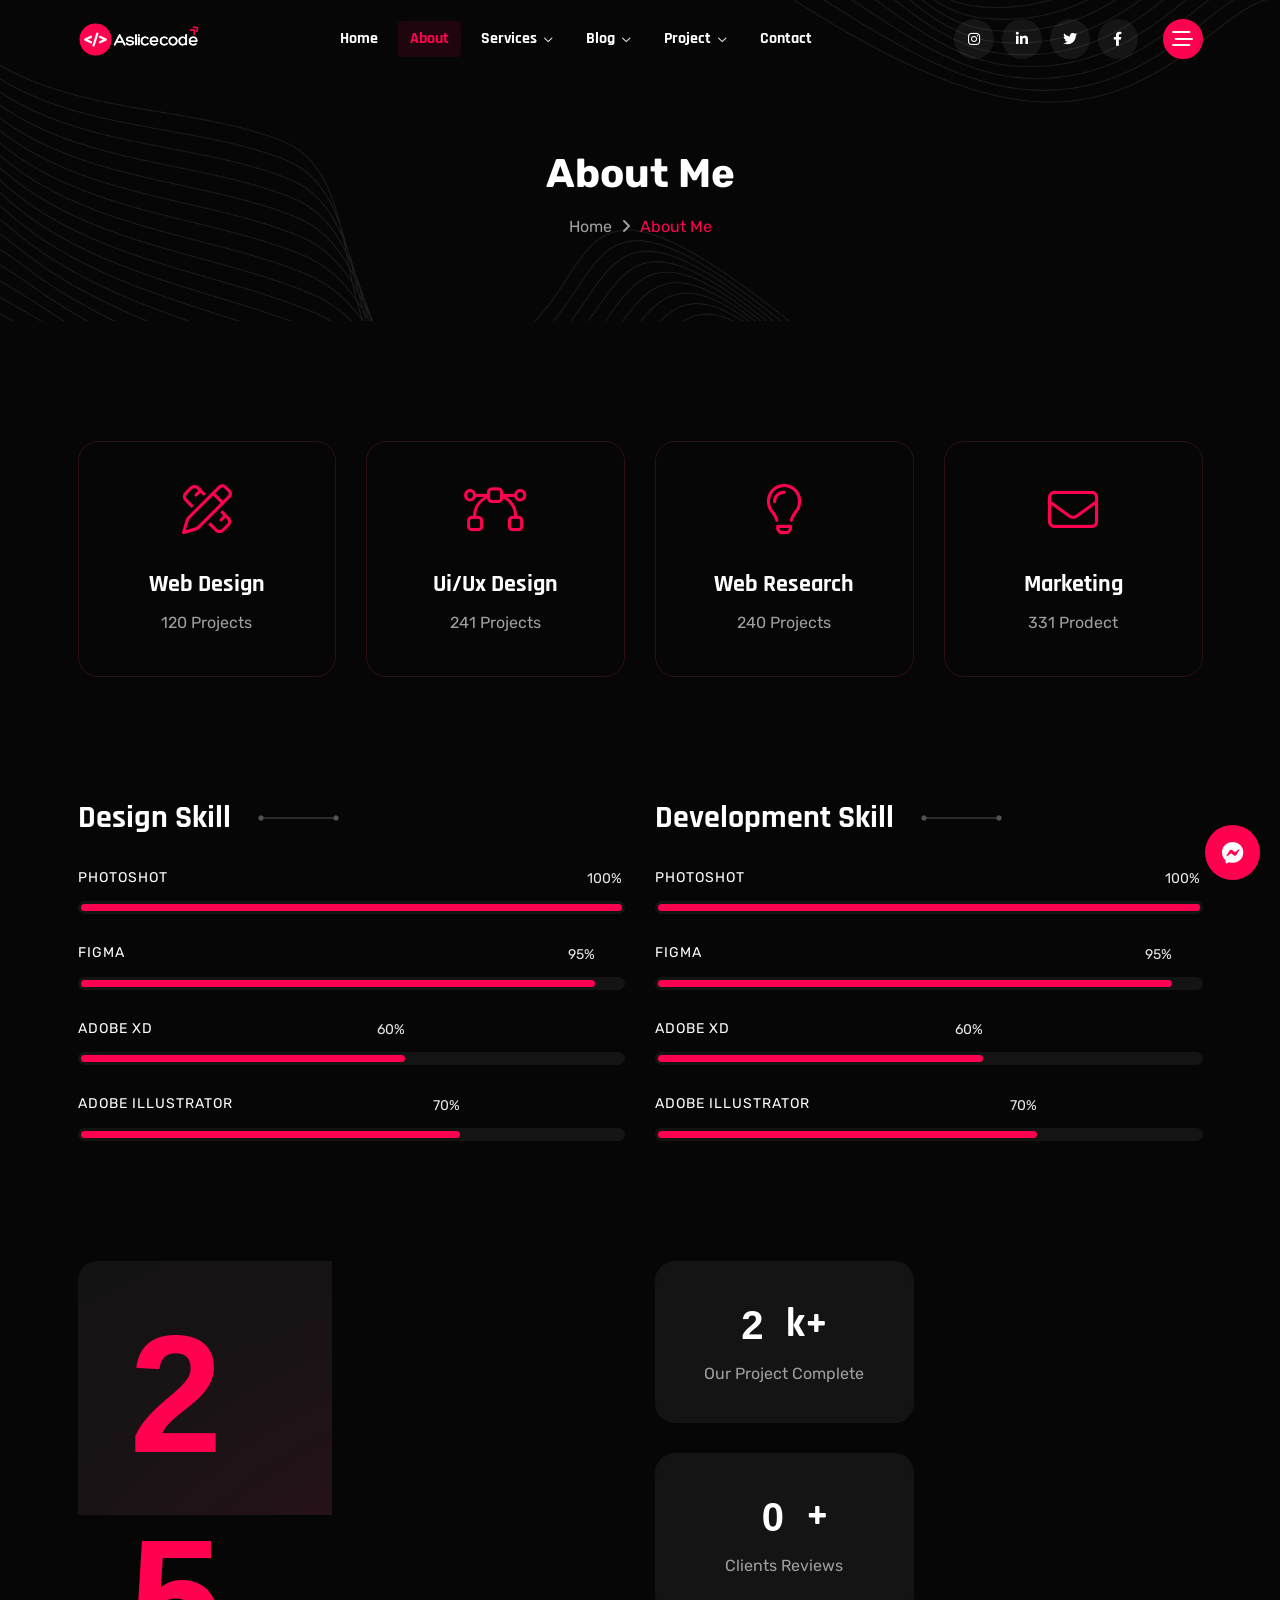
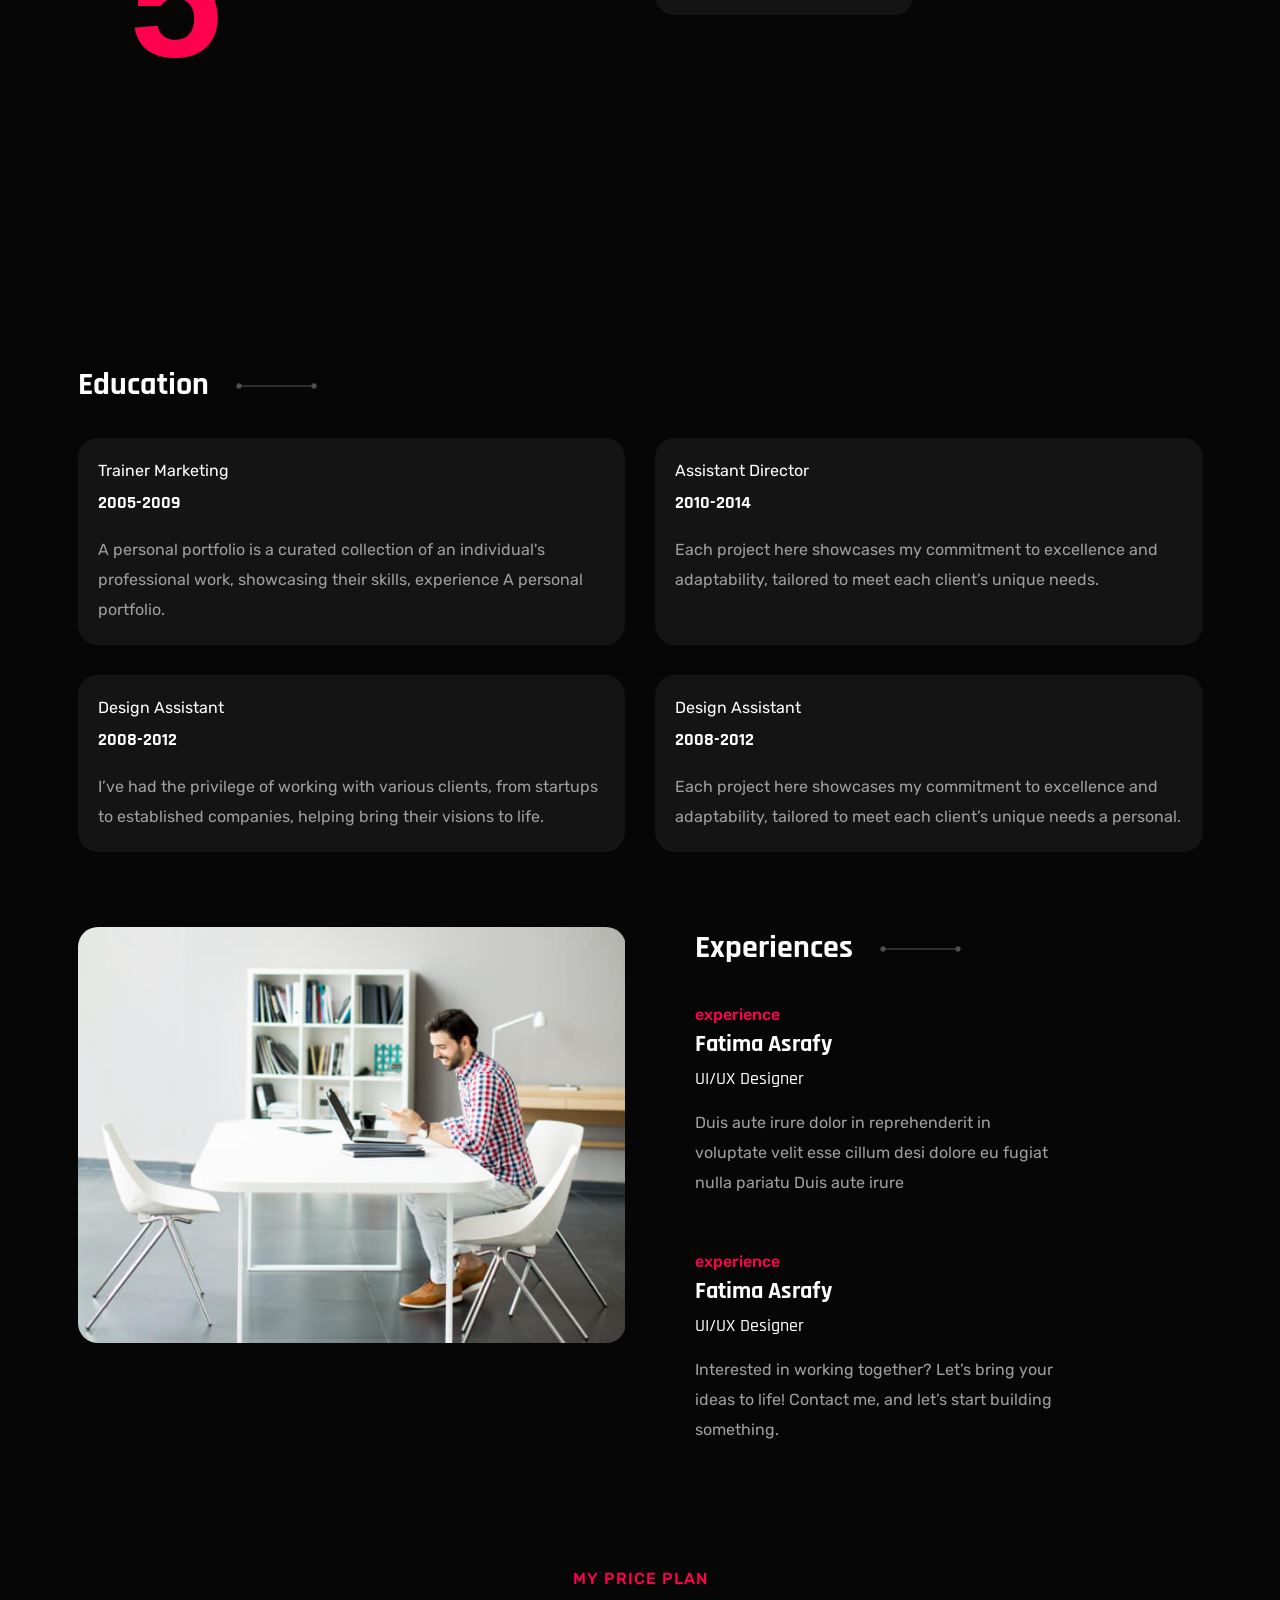
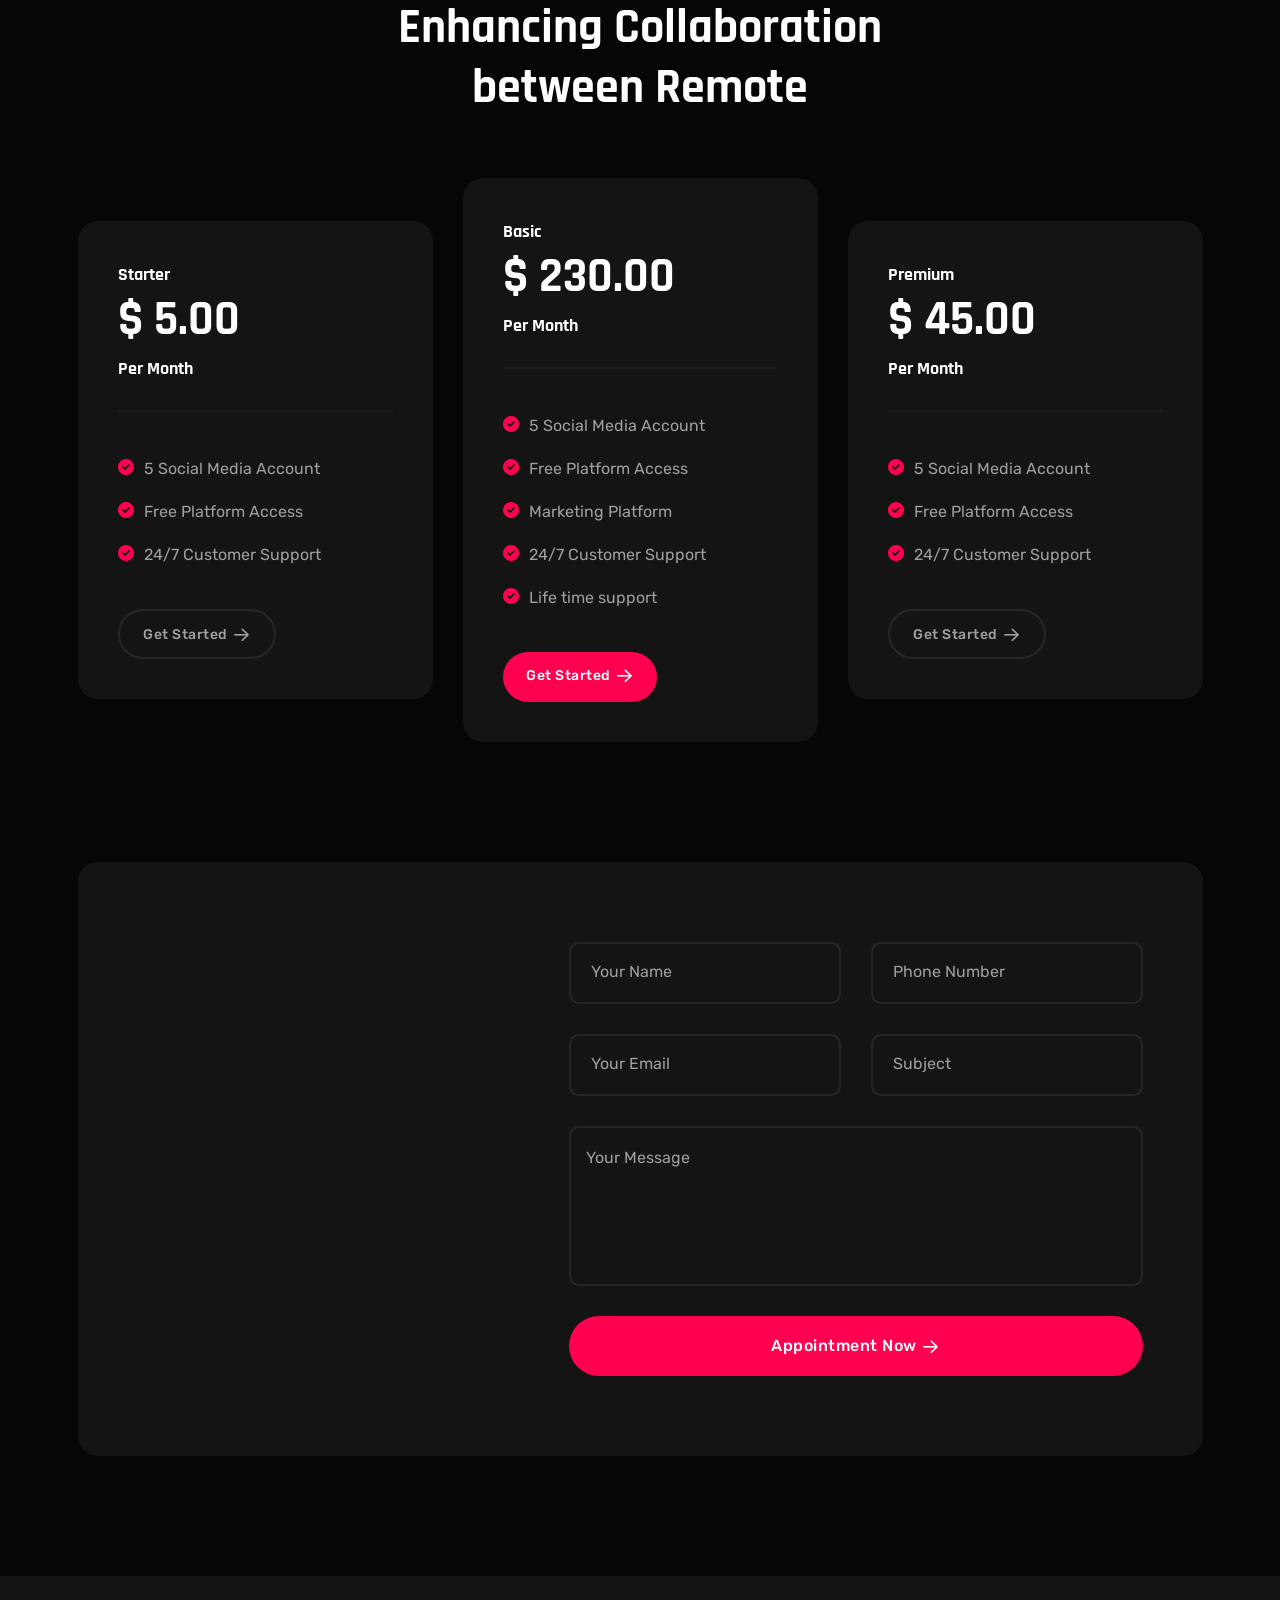
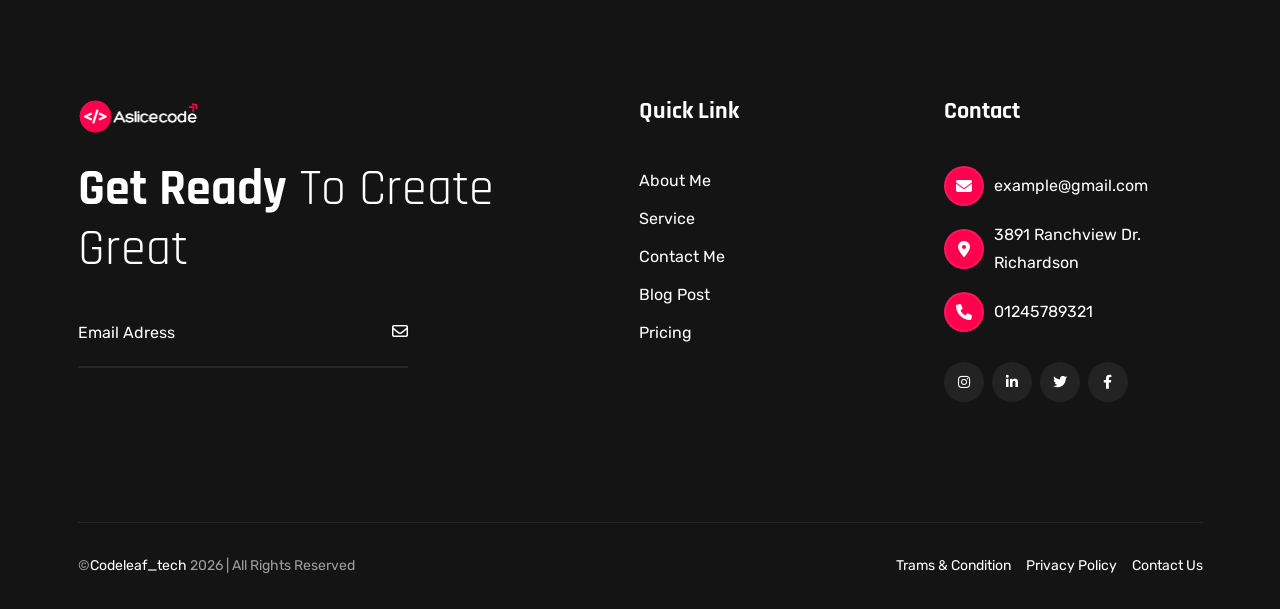
<file: about.html>
<!DOCTYPE html>
<html lang="en">
  <head>
    <meta charset="UTF-8" />
    <meta http-equiv="X-UA-Compatible" content="IE=edge" />
    <meta name="viewport" content="width=device-width, initial-scale=1.0" />
    <link
      rel="shortcut icon"
      type="image/x-icon"
      href="assets/images/favicon.svg"
    />
    <title>
      About Codeleaf_tech - Personal Portfolio HTML Template | Freelancer &
      Developer Portfolio
    </title>
    <!-- Bootstrap min css -->
    <link rel="stylesheet" href="assets/css/vendor/fontawesome.css" />
    <link rel="stylesheet" href="assets/css/plugins/swiper.css" />
    <link rel="stylesheet" href="assets/css/plugins/odometer.css" />
    <link rel="stylesheet" href="assets/css/vendor/animate.min.css" />
    <link rel="stylesheet" href="assets/css/vendor/bootstrap.min.css" />
    <!-- custom css -->
    <link rel="stylesheet" href="assets/css/style.css" />
  </head>

  <body class="about inner">
    <!-- tpm-header-area start -->
    <header
      class="tmp-header-area-start header-one header--sticky header--transparent"
    >
      <div class="container">
        <div class="row">
          <div class="col-lg-12">
            <div class="header-content">
              <div class="logo">
                <a href="index.html">
                  <img
                    class="logo-dark"
                    src="assets/images/logo/white-logo-reeni.png"
                    alt=""
                  />
                  <img
                    class="logo-white"
                    src="assets/images/logo/logo-white.png"
                    alt=""
                  />
                </a>
              </div>
              <nav class="tmp-mainmenu-nav d-none d-xl-block">
                <ul class="tmp-mainmenu">
                  <li>
                    <a href="#">Home </a>
                    <!-- <ul class="submenu">
            <li><a href="index.html">Home 01</a></li>
            <li><a href="index-02.html">Home 02</a></li>
            <li><a href="index-03.html">Home 03</a></li>
            <li><a href="index-04.html">Home 04</a></li>
            <li><a href="index-05.html">Home 05</a></li>
            <li><a href="index-06.html">Home 06</a></li>
            <li><a href="index-07.html">Home 07</a></li>
            <li><a href="index-08.html">Home 08</a></li>
            <li><a href="index-09.html">Home 09</a></li>
            <li><a href="index-10.html">Home 10</a></li>
            <li><a href="index-11.html">Home 11</a></li>
            <li><a href="index-12.html">Home 12</a></li>
            <li><a href="index-13.html">Home 13</a></li>
        </ul> -->
                  </li>
                  <li>
                    <a href="about.html">About</a>
                  </li>
                  <li class="has-dropdown">
                    <a href="#"
                      >Services
                      <i class="fa-regular fa-chevron-down"></i>
                    </a>
                    <ul class="submenu">
                      <li><a href="service.html">Service</a></li>
                      <li>
                        <a href="service-details.html">Service Details</a>
                      </li>
                    </ul>
                  </li>
                  <li class="has-dropdown">
                    <a href="#"
                      >Blog
                      <i class="fa-regular fa-chevron-down"></i>
                    </a>
                    <ul class="submenu">
                      <li><a href="blog.html">Blog Classic</a></li>
                      <li><a href="blog-details.html">Blog Details</a></li>
                    </ul>
                  </li>
                  <li class="has-dropdown">
                    <a href="#"
                      >Project
                      <i class="fa-regular fa-chevron-down"></i>
                    </a>
                    <ul class="submenu">
                      <li><a href="project.html">Project</a></li>
                      <li>
                        <a href="project-details.html">Project Details</a>
                      </li>
                    </ul>
                  </li>
                  <li>
                    <a href="contact.html">Contact</a>
                  </li>
                </ul>
              </nav>
              <div class="tmp-header-right">
                <div class="social-share-wrapper d-none d-md-block">
                  <div class="social-link">
                    <a href="#"><i class="fa-brands fa-instagram"></i></a>
                    <a href="#"><i class="fa-brands fa-linkedin-in"></i></a>
                    <a href="#"><i class="fa-brands fa-twitter"></i></a>
                    <a href="#"><i class="fa-brands fa-facebook-f"></i></a>
                  </div>
                </div>
                <div class="actions-area">
                  <div class="tmp-side-collups-area d-none d-xl-block">
                    <button class="tmp-menu-bars tmp_button_active">
                      <i class="fa-regular fa-bars-staggered"></i>
                    </button>
                  </div>
                  <div class="tmp-side-collups-area d-block d-xl-none">
                    <button class="tmp-menu-bars humberger_menu_active">
                      <i class="fa-regular fa-bars-staggered"></i>
                    </button>
                  </div>
                </div>
              </div>
            </div>
          </div>
        </div>
      </div>
    </header>
    <!-- tpm-header-area end -->

    <div class="d-none d-xl-block">
      <div class="tmp-sidebar-area tmp_side_bar">
        <div class="inner">
          <div class="top-area">
            <a href="index.html" class="logo">
              <img
                class="logo-dark"
                src="assets/images/logo/white-logo-reeni.png"
                alt=""
              />
              <img
                class="logo-white"
                src="assets/images/logo/logo-white.png"
                alt=""
              />
            </a>
            <div class="close-icon-area">
              <button class="tmp-round-action-btn close_side_menu_active">
                <i class="fa-sharp fa-light fa-xmark"></i>
              </button>
            </div>
          </div>
          <div class="content-wrapper">
            <div class="image-area-feature">
              <a href="index.html">
                <img src="assets/images/logo/man.png" alt="personal-logo" />
              </a>
            </div>
            <h5 class="title mt--30">
              Freelancer delivering exceptional  and Next.js solutions.
            </h5>
            <p class="disc">
              I am a skilled freelancer specializing in Webflow development,
              Figma design, and Next.js projects. I deliver creative, dynamic,
              and user-centric web solutions.
            </p>
            <div class="short-contact-area">
              <!-- single contact information -->
              <div class="single-contact">
                <i class="fa-solid fa-phone"></i>
                <div class="information tmp-link-animation">
                  <span>Call Now</span>
                  <a href="#" class="number">+91 89404 - 97627</a>
                </div>
              </div>
              <!-- single contact information end -->

              <!-- single contact information -->
              <div class="single-contact">
                <i class="fa-solid fa-envelope"></i>
                <div class="information tmp-link-animation">
                  <span>Mail Us</span>
                  <a href="#" class="number">mohan_s06@outlook.com</a>
                </div>
              </div>
              <!-- single contact information end -->

              <!-- single contact information -->
              <div class="single-contact">
                <i class="fa-solid fa-location-crosshairs"></i>
                <div class="information tmp-link-animation">
                  <span>My Address</span>
                  <span class="number">coimbatore-641 032 , India</span>
                </div>
              </div>
              <!-- single contact information end -->
            </div>
            <!-- social area start -->
            <div class="social-wrapper mt--20">
              <span class="subtitle">find with me</span>
              <div class="social-link">
                <a href="#"><i class="fa-brands fa-instagram"></i></a>
                <a href="#"><i class="fa-brands fa-linkedin-in"></i></a>
                <a href="#"><i class="fa-brands fa-twitter"></i></a>
                <a href="#"><i class="fa-brands fa-facebook-f"></i></a>
              </div>
            </div>
            <!-- social area end -->
          </div>
        </div>
      </div>
      <a
        class="overlay_close_side_menu close_side_menu_active"
        href="javascript:void(0);"
      ></a>
    </div>

    <div class="d-block d-xl-none">
      <div class="tmp-popup-mobile-menu">
        <div class="inner">
          <div class="header-top">
            <div class="logo">
              <a href="index.html" class="logo-area">
                <img
                  class="logo-dark"
                  src="assets/images/logo/white-logo-reeni.png"
                  alt=""
                />
                <img
                  class="logo-white"
                  src="assets/images/logo/logo-white.png"
                  alt=""
                />
              </a>
            </div>
            <div class="close-menu">
              <button class="close-button tmp-round-action-btn">
                <i class="fa-sharp fa-light fa-xmark"></i>
              </button>
            </div>
          </div>
          <ul class="tmp-mainmenu">
            <li>
              <a href="#">Home </a>
              <!-- <ul class="submenu">
            <li><a href="index.html">Home 01</a></li>
            <li><a href="index-02.html">Home 02</a></li>
            <li><a href="index-03.html">Home 03</a></li>
            <li><a href="index-04.html">Home 04</a></li>
            <li><a href="index-05.html">Home 05</a></li>
            <li><a href="index-06.html">Home 06</a></li>
            <li><a href="index-07.html">Home 07</a></li>
            <li><a href="index-08.html">Home 08</a></li>
            <li><a href="index-09.html">Home 09</a></li>
            <li><a href="index-10.html">Home 10</a></li>
            <li><a href="index-11.html">Home 11</a></li>
            <li><a href="index-12.html">Home 12</a></li>
            <li><a href="index-13.html">Home 13</a></li>
        </ul> -->
            </li>
            <li>
              <a href="about.html">About</a>
            </li>
            <li class="has-dropdown">
              <a href="#"
                >Services
                <i class="fa-regular fa-chevron-down"></i>
              </a>
              <ul class="submenu">
                <li><a href="service.html">Service</a></li>
                <li><a href="service-details.html">Service Details</a></li>
              </ul>
            </li>
            <li class="has-dropdown">
              <a href="#"
                >Blog
                <i class="fa-regular fa-chevron-down"></i>
              </a>
              <ul class="submenu">
                <li><a href="blog.html">Blog Classic</a></li>
                <li><a href="blog-details.html">Blog Details</a></li>
              </ul>
            </li>
            <li class="has-dropdown">
              <a href="#"
                >Project
                <i class="fa-regular fa-chevron-down"></i>
              </a>
              <ul class="submenu">
                <li><a href="project.html">Project</a></li>
                <li><a href="project-details.html">Project Details</a></li>
              </ul>
            </li>
            <li>
              <a href="contact.html">Contact</a>
            </li>
          </ul>

          <div class="social-wrapper mt--40">
            <span class="subtitle">find with me</span>
            <div class="social-link">
              <a href="#"><i class="fa-brands fa-instagram"></i></a>
              <a href="#"><i class="fa-brands fa-linkedin-in"></i></a>
              <a href="#"><i class="fa-brands fa-twitter"></i></a>
              <a href="#"><i class="fa-brands fa-facebook-f"></i></a>
            </div>
          </div>
          <!-- social area end -->
        </div>
      </div>
    </div>

    <!-- Breadcrumb Area Start -->
    <div class="breadcrumb-area breadcrumb-bg">
      <div class="container">
        <div class="row">
          <div class="col-lg-12">
            <div class="breadcrumb-inner text-center">
              <h1 class="title split-collab">About Me</h1>
              <ul class="page-list">
                <li class="tmp-breadcrumb-item">
                  <a href="https://themes-park.net/">Home</a>
                </li>
                <li class="icon"><i class="fa-solid fa-angle-right"></i></li>
                <li class="tmp-breadcrumb-item active">About Me</li>
              </ul>
            </div>
          </div>
        </div>
      </div>
    </div>
    <!-- Breadcrumb Area End -->

    <!-- Tpm Service Area Start -->
    <section class="service-area tmp-section-gap">
      <div class="container">
        <div class="row justify-content-center">
          <div class="col-lg-3 col-md-4 col-sm-6">
            <div
              class="service-card-v1 tmp-scroll-trigger tmp-fade-in animation-order-1 tmp-link-animation"
            >
              <div class="service-card-icon">
                <i class="fa-light fa-pen-ruler"></i>
              </div>
              <h4 class="service-title">
                <a href="service-details.html">Web Design</a>
              </h4>
              <p class="service-para">120 Projects</p>
            </div>
          </div>
          <div class="col-lg-3 col-md-4 col-sm-6">
            <div
              class="service-card-v1 tmp-scroll-trigger tmp-fade-in animation-order-2 tmp-link-animation"
            >
              <div class="service-card-icon">
                <i class="fa-light fa-bezier-curve"></i>
              </div>
              <h4 class="service-title">
                <a href="service-details.html">Ui/Ux Design</a>
              </h4>
              <p class="service-para">241 Projects</p>
            </div>
          </div>
          <div class="col-lg-3 col-md-4 col-sm-6">
            <div
              class="service-card-v1 tmp-scroll-trigger tmp-fade-in animation-order-3 tmp-link-animation"
            >
              <div class="service-card-icon">
                <i class="fa-light fa-lightbulb"></i>
              </div>
              <h4 class="service-title">
                <a href="service-details.html">Web Research</a>
              </h4>
              <p class="service-para">240 Projects</p>
            </div>
          </div>
          <div class="col-lg-3 col-md-4 col-sm-6">
            <div
              class="service-card-v1 tmp-scroll-trigger tmp-fade-in animation-order-4 tmp-link-animation"
            >
              <div class="service-card-icon">
                <i class="fa-light fa-envelope"></i>
              </div>
              <h4 class="service-title">
                <a href="service-details.html">Marketing</a>
              </h4>
              <p class="service-para">331 Prodect</p>
            </div>
          </div>
        </div>
      </div>
    </section>
    <!-- Tpm Service Area End -->

    <!-- tmp skill area start -->
    <div class="tmp-skill-area tmp-section-gapBottom">
      <div class="container">
        <div class="row">
          <div class="inner">
            <div class="row">
              <div class="col-lg-6">
                <div class="progress-wrapper">
                  <div class="content">
                    <h2
                      class="custom-title mb--30 tmp-scroll-trigger tmp-fade-in animation-order-1"
                    >
                      Design Skill
                      <span
                        ><img
                          src="assets/images/custom-line/custom-line.png"
                          alt="custom-line"
                      /></span>
                    </h2>
                    <!-- Start Single Progress Charts -->
                    <div class="progress-charts">
                      <h6 class="heading heading-h6">PHOTOSHOT</h6>
                      <div class="progress">
                        <div
                          class="progress-bar wow fadeInLeft"
                          data-wow-duration="0.5s"
                          data-wow-delay=".3s"
                          role="progressbar"
                          style="
                            width: 100%;
                            visibility: visible;
                            animation-duration: 0.5s;
                            animation-delay: 0.3s;
                            animation-name: fadeInLeft;
                          "
                          aria-valuenow="85"
                          aria-valuemin="0"
                          aria-valuemax="100"
                        >
                          <span class="percent-label">100%</span>
                        </div>
                      </div>
                    </div>
                    <!-- End Single Progress Charts -->

                    <!-- Start Single Progress Charts -->
                    <div class="progress-charts">
                      <h6 class="heading heading-h6">FIGMA</h6>
                      <div class="progress">
                        <div
                          class="progress-bar wow fadeInLeft"
                          data-wow-duration="0.6s"
                          data-wow-delay=".4s"
                          role="progressbar"
                          style="
                            width: 95%;
                            visibility: visible;
                            animation-duration: 0.6s;
                            animation-delay: 0.4s;
                            animation-name: fadeInLeft;
                          "
                          aria-valuenow="85"
                          aria-valuemin="0"
                          aria-valuemax="100"
                        >
                          <span class="percent-label">95%</span>
                        </div>
                      </div>
                    </div>
                    <!-- End Single Progress Charts -->

                    <!-- Start Single Progress Charts -->
                    <div class="progress-charts">
                      <h6 class="heading heading-h6">ADOBE XD</h6>
                      <div class="progress">
                        <div
                          class="progress-bar wow fadeInLeft"
                          data-wow-duration="0.7s"
                          data-wow-delay=".5s"
                          role="progressbar"
                          style="
                            width: 60%;
                            visibility: visible;
                            animation-duration: 0.7s;
                            animation-delay: 0.5s;
                            animation-name: fadeInLeft;
                          "
                          aria-valuenow="85"
                          aria-valuemin="0"
                          aria-valuemax="100"
                        >
                          <span class="percent-label">60%</span>
                        </div>
                      </div>
                    </div>
                    <!-- End Single Progress Charts -->

                    <!-- Start Single Progress Charts -->
                    <div class="progress-charts">
                      <h6 class="heading heading-h6">ADOBE ILLUSTRATOR</h6>
                      <div class="progress">
                        <div
                          class="progress-bar wow fadeInLeft"
                          data-wow-duration="0.8s"
                          data-wow-delay=".6s"
                          role="progressbar"
                          style="
                            width: 70%;
                            visibility: visible;
                            animation-duration: 0.8s;
                            animation-delay: 0.6s;
                            animation-name: fadeInLeft;
                          "
                          aria-valuenow="85"
                          aria-valuemin="0"
                          aria-valuemax="100"
                        >
                          <span class="percent-label">70%</span>
                        </div>
                      </div>
                    </div>
                    <!-- End Single Progress Charts -->
                  </div>
                </div>
              </div>
              <div class="col-lg-6">
                <div class="progress-wrapper">
                  <div class="content">
                    <h2
                      class="custom-title mb--30 tmp-scroll-trigger tmp-fade-in animation-order-1"
                    >
                      Development Skill
                      <span
                        ><img
                          src="assets/images/custom-line/custom-line.png"
                          alt="custom-line"
                      /></span>
                    </h2>
                    <!-- Start Single Progress Charts -->
                    <div class="progress-charts">
                      <h6 class="heading heading-h6">PHOTOSHOT</h6>
                      <div class="progress">
                        <div
                          class="progress-bar wow fadeInLeft"
                          data-wow-duration="0.5s"
                          data-wow-delay=".3s"
                          role="progressbar"
                          style="
                            width: 100%;
                            visibility: visible;
                            animation-duration: 0.5s;
                            animation-delay: 0.3s;
                            animation-name: fadeInLeft;
                          "
                          aria-valuenow="85"
                          aria-valuemin="0"
                          aria-valuemax="100"
                        >
                          <span class="percent-label">100%</span>
                        </div>
                      </div>
                    </div>
                    <!-- End Single Progress Charts -->

                    <!-- Start Single Progress Charts -->
                    <div class="progress-charts">
                      <h6 class="heading heading-h6">FIGMA</h6>
                      <div class="progress">
                        <div
                          class="progress-bar wow fadeInLeft"
                          data-wow-duration="0.6s"
                          data-wow-delay=".4s"
                          role="progressbar"
                          style="
                            width: 95%;
                            visibility: visible;
                            animation-duration: 0.6s;
                            animation-delay: 0.4s;
                            animation-name: fadeInLeft;
                          "
                          aria-valuenow="85"
                          aria-valuemin="0"
                          aria-valuemax="100"
                        >
                          <span class="percent-label">95%</span>
                        </div>
                      </div>
                    </div>
                    <!-- End Single Progress Charts -->

                    <!-- Start Single Progress Charts -->
                    <div class="progress-charts">
                      <h6 class="heading heading-h6">ADOBE XD</h6>
                      <div class="progress">
                        <div
                          class="progress-bar wow fadeInLeft"
                          data-wow-duration="0.7s"
                          data-wow-delay=".5s"
                          role="progressbar"
                          style="
                            width: 60%;
                            visibility: visible;
                            animation-duration: 0.7s;
                            animation-delay: 0.5s;
                            animation-name: fadeInLeft;
                          "
                          aria-valuenow="85"
                          aria-valuemin="0"
                          aria-valuemax="100"
                        >
                          <span class="percent-label">60%</span>
                        </div>
                      </div>
                    </div>
                    <!-- End Single Progress Charts -->

                    <!-- Start Single Progress Charts -->
                    <div class="progress-charts">
                      <h6 class="heading heading-h6">ADOBE ILLUSTRATOR</h6>
                      <div class="progress">
                        <div
                          class="progress-bar wow fadeInLeft"
                          data-wow-duration="0.8s"
                          data-wow-delay=".6s"
                          role="progressbar"
                          style="
                            width: 70%;
                            visibility: visible;
                            animation-duration: 0.8s;
                            animation-delay: 0.6s;
                            animation-name: fadeInLeft;
                          "
                          aria-valuenow="85"
                          aria-valuemin="0"
                          aria-valuemax="100"
                        >
                          <span class="percent-label">70%</span>
                        </div>
                      </div>
                    </div>
                    <!-- End Single Progress Charts -->
                  </div>
                </div>
              </div>
            </div>
          </div>
        </div>
      </div>
    </div>
    <!-- tmp skill area end -->

    <!-- Tpm Counter Area Start -->
    <section class="counter-area tmp-section-gapBottom">
      <div class="container">
        <div class="row g-5">
          <div class="col-12 col-lg-6 col-xl-6 col-xxl-6">
            <div
              class="year-of-expariance-wrapper bg-blur-style-one tmp-scroll-trigger tmp-fade-in animation-order-1"
            >
              <div class="year-expariance-wrap">
                <!-- <h2 class="year-number"><span class="counter">25 </span> </h2> -->
                <h2 class="counter year-number">
                  <span class="odometer" data-count="25">00</span>
                </h2>
                <h3 class="year-title">
                  Years Of <br />
                  experience
                </h3>
              </div>
              <p class="year-para">
                Business consulting consultants provide expert advice and guida
                the a businesses to help theme their performance efficiency
              </p>
            </div>
          </div>
          <div class="col-12 col-lg-6 col-xl-6 col-xxl-6">
            <div class="counter-area-right-content">
              <div class="row g-5">
                <div class="col-lg-6 col-sm-6 col-12">
                  <div
                    class="counter-card tmponhover tmp-scroll-trigger tmp-fade-in animation-order-1"
                  >
                    <h3 class="counter counter-title">
                      <span class="odometer" data-count="20">00</span>k+
                    </h3>
                    <p class="counter-para">Our Project Complete</p>
                  </div>
                </div>
                <div class="col-lg-6 col-sm-6 col-12">
                  <div
                    class="counter-card tmponhover tmp-scroll-trigger tmp-fade-in animation-order-2"
                  >
                    <h3 class="counter counter-title">
                      <span class="odometer" data-count="10">00</span>k+
                    </h3>
                    <p class="counter-para">Our Natural Products</p>
                  </div>
                </div>
                <div class="col-lg-6 col-sm-6 col-12">
                  <div
                    class="counter-card tmponhover tmp-scroll-trigger tmp-fade-in animation-order-3"
                  >
                    <h3 class="counter counter-title">
                      <span class="odometer" data-count="200">00</span>+
                    </h3>
                    <p class="counter-para">Clients Reviews</p>
                  </div>
                </div>
                <div class="col-lg-6 col-sm-6 col-12">
                  <div
                    class="counter-card tmponhover tmp-scroll-trigger tmp-fade-in animation-order-4"
                  >
                    <h3 class="counter counter-title">
                      <span class="odometer" data-count="1000">00</span>+
                    </h3>
                    <p class="counter-para">our Satisfied Clientd</p>
                  </div>
                </div>
              </div>
            </div>
          </div>
        </div>
      </div>
    </section>
    <!-- Tpm Counter Area End -->

    <!-- Tpm Education Experience Area Start -->
    <section class="education-experience tmp-section-gapBottom">
      <div class="container">
        <h2
          class="custom-title mb-32 tmp-scroll-trigger tmp-fade-in animation-order-1"
        >
          Education
          <span
            ><img
              src="assets/images/custom-line/custom-line.png"
              alt="custom-line"
          /></span>
        </h2>
        <div class="row g-5">
          <div class="col-lg-6 col-sm-6">
            <div
              class="education-experience-card tmponhover tmp-scroll-trigger tmp-fade-in animation-order-1"
            >
              <h4 class="edu-sub-title">Trainer Marketing</h4>
              <h2 class="edu-title">2005-2009</h2>
              <p class="edu-para">
                A personal portfolio is a curated collection of an individual's
                professional work, showcasing their skills, experience A
                personal portfolio.
              </p>
            </div>
          </div>
          <div class="col-lg-6 col-sm-6">
            <div
              class="education-experience-card tmponhover tmp-scroll-trigger tmp-fade-in animation-order-2"
            >
              <h4 class="edu-sub-title">Assistant Director</h4>
              <h2 class="edu-title">2010-2014</h2>
              <p class="edu-para">
                Each project here showcases my commitment to excellence and
                adaptability, tailored to meet each client’s unique needs.
              </p>
            </div>
          </div>
          <div class="col-lg-6 col-sm-6">
            <div
              class="education-experience-card tmponhover tmp-scroll-trigger tmp-fade-in animation-order-3"
            >
              <h4 class="edu-sub-title">Design Assistant</h4>
              <h2 class="edu-title">2008-2012</h2>
              <p class="edu-para">
                I’ve had the privilege of working with various clients, from
                startups to established companies, helping bring their visions
                to life.
              </p>
            </div>
          </div>
          <div class="col-lg-6 col-sm-6">
            <div
              class="education-experience-card tmponhover tmp-scroll-trigger tmp-fade-in animation-order-4"
            >
              <h4 class="edu-sub-title">Design Assistant</h4>
              <h2 class="edu-title">2008-2012</h2>
              <p class="edu-para">
                Each project here showcases my commitment to excellence and
                adaptability, tailored to meet each client’s unique needs a
                personal.
              </p>
            </div>
          </div>
        </div>
        <div class="experiences-wrapper v2">
          <div class="row">
            <div class="col-lg-6">
              <div class="experiences-wrap-right-content">
                <img
                  class="tmp-scroll-trigger tmp-zoom-in animation-order-1"
                  src="assets/images/experiences/expert-img-two.jpg"
                  alt="expert-img"
                />
              </div>
            </div>
            <div class="col-lg-6">
              <div class="experiences-wrap-left-content">
                <h2
                  class="custom-title mb-32 tmp-scroll-trigger tmp-fade-in animation-order-1"
                >
                  Experiences
                  <span
                    ><img
                      src="assets/images/custom-line/custom-line.png"
                      alt="custom-line"
                  /></span>
                </h2>
                <div
                  class="experience-content tmp-scroll-trigger tmp-fade-in animation-order-1"
                >
                  <p class="ex-subtitle">experience</p>
                  <h2 class="ex-name">Fatima Asrafy</h2>
                  <h3 class="ex-title">UI/UX Designer</h3>
                  <p class="ex-para">
                    Duis aute irure dolor in reprehenderit in voluptate velit
                    esse cillum desi dolore eu fugiat nulla pariatu Duis aute
                    irure
                  </p>
                </div>

                <div
                  class="experience-content tmp-scroll-trigger tmp-fade-in animation-order-2"
                >
                  <p class="ex-subtitle">experience</p>
                  <h2 class="ex-name">Fatima Asrafy</h2>
                  <h3 class="ex-title">UI/UX Designer</h3>
                  <p class="ex-para">
                    Interested in working together? Let’s bring your ideas to
                    life! Contact me, and let’s start building something.
                  </p>
                </div>
              </div>
            </div>
          </div>
        </div>
      </div>
    </section>
    <!-- Tpm Education Experience Area End -->

    <section class="our-price-plan-area tmp-section-gapBottom">
      <div class="container">
        <div class="section-head mb--60">
          <div
            class="section-sub-title center-title tmp-scroll-trigger tmp-fade-in animation-order-1"
          >
            <span class="subtitle">My Price plan</span>
          </div>
          <h2
            class="title split-collab tmp-scroll-trigger tmp-fade-in animation-order-2"
          >
            Enhancing Collaboration <br />
            between Remote
          </h2>
        </div>
        <div class="row align-items-center">
          <div class="col-lg-4 col-md-6">
            <div
              class="price-plan-card tmponhover blur-style-two tmp-scroll-trigger tmp-fade-in animation-order-1"
            >
              <span class="price-sub-title">Starter</span>
              <h3 class="main-price">$ 5.00</h3>
              <p class="per-month">Per Month</p>
              <div class="check-box">
                <ul>
                  <li>
                    <div class="check-box-item">
                      <div class="box-icon">
                        <i class="fa-solid fa-circle-check"></i>
                      </div>
                      <p class="box-para">5 Social Media Account</p>
                    </div>
                  </li>
                  <li>
                    <div class="check-box-item">
                      <div class="box-icon">
                        <i class="fa-solid fa-circle-check"></i>
                      </div>
                      <p class="box-para">Free Platform Access</p>
                    </div>
                  </li>
                  <li>
                    <div class="check-box-item">
                      <div class="box-icon">
                        <i class="fa-solid fa-circle-check"></i>
                      </div>
                      <p class="box-para">24/7 Customer Support</p>
                    </div>
                  </li>
                </ul>
              </div>
              <div class="tmp-button-here">
                <a
                  class="tmp-btn hover-icon-reverse btn-border btn-md radius-round"
                  href="contact.html"
                >
                  <span class="icon-reverse-wrapper">
                    <span class="btn-text">Get Started</span>
                    <span class="btn-icon"
                      ><i class="fa-sharp fa-regular fa-arrow-right"></i
                    ></span>
                    <span class="btn-icon"
                      ><i class="fa-sharp fa-regular fa-arrow-right"></i
                    ></span>
                  </span>
                </a>
              </div>
            </div>
          </div>
          <div
            class="col-lg-4 col-md-6 tmp-scroll-trigger tmp-fade-in animation-order-2"
          >
            <div class="price-plan-card tmponhover blur-style-two active">
              <span class="price-sub-title">Basic</span>
              <h3 class="main-price">$ 230.00</h3>
              <p class="per-month">Per Month</p>
              <div class="check-box">
                <ul>
                  <li>
                    <div class="check-box-item">
                      <div class="box-icon">
                        <i class="fa-solid fa-circle-check"></i>
                      </div>
                      <p class="box-para">5 Social Media Account</p>
                    </div>
                  </li>
                  <li>
                    <div class="check-box-item">
                      <div class="box-icon">
                        <i class="fa-solid fa-circle-check"></i>
                      </div>
                      <p class="box-para">Free Platform Access</p>
                    </div>
                  </li>
                  <li>
                    <div class="check-box-item">
                      <div class="box-icon">
                        <i class="fa-solid fa-circle-check"></i>
                      </div>
                      <p class="box-para">Marketing Platform</p>
                    </div>
                  </li>
                  <li>
                    <div class="check-box-item">
                      <div class="box-icon">
                        <i class="fa-solid fa-circle-check"></i>
                      </div>
                      <p class="box-para">24/7 Customer Support</p>
                    </div>
                  </li>
                  <li>
                    <div class="check-box-item">
                      <div class="box-icon">
                        <i class="fa-solid fa-circle-check"></i>
                      </div>
                      <p class="box-para">Life time support</p>
                    </div>
                  </li>
                </ul>
              </div>
              <div class="tmp-button-here">
                <a
                  class="tmp-btn hover-icon-reverse btn-md radius-round"
                  href="contact.html"
                >
                  <span class="icon-reverse-wrapper">
                    <span class="btn-text">Get Started</span>
                    <span class="btn-icon"
                      ><i class="fa-sharp fa-regular fa-arrow-right"></i
                    ></span>
                    <span class="btn-icon"
                      ><i class="fa-sharp fa-regular fa-arrow-right"></i
                    ></span>
                  </span>
                </a>
              </div>
            </div>
          </div>
          <div class="col-lg-4 col-md-6">
            <div
              class="price-plan-card tmponhover blur-style-two tmp-scroll-trigger tmp-fade-in animation-order-3"
            >
              <span class="price-sub-title">Premium</span>
              <h3 class="main-price">$ 45.00</h3>
              <p class="per-month">Per Month</p>
              <div class="check-box">
                <ul>
                  <li>
                    <div class="check-box-item">
                      <div class="box-icon">
                        <i class="fa-solid fa-circle-check"></i>
                      </div>
                      <p class="box-para">5 Social Media Account</p>
                    </div>
                  </li>
                  <li>
                    <div class="check-box-item">
                      <div class="box-icon">
                        <i class="fa-solid fa-circle-check"></i>
                      </div>
                      <p class="box-para">Free Platform Access</p>
                    </div>
                  </li>
                  <li>
                    <div class="check-box-item">
                      <div class="box-icon">
                        <i class="fa-solid fa-circle-check"></i>
                      </div>
                      <p class="box-para">24/7 Customer Support</p>
                    </div>
                  </li>
                </ul>
              </div>
              <div class="tmp-button-here">
                <a
                  class="tmp-btn hover-icon-reverse btn-border btn-md radius-round"
                  href="contact.html"
                >
                  <span class="icon-reverse-wrapper">
                    <span class="btn-text">Get Started</span>
                    <span class="btn-icon"
                      ><i class="fa-sharp fa-regular fa-arrow-right"></i
                    ></span>
                    <span class="btn-icon"
                      ><i class="fa-sharp fa-regular fa-arrow-right"></i
                    ></span>
                  </span>
                </a>
              </div>
            </div>
          </div>
        </div>
      </div>
    </section>

    <!-- Tpm Get In touch start -->
    <section class="get-in-touch-area tmp-section-gapBottom">
      <div class="container">
        <div class="contact-get-in-touch-wrap">
          <div class="get-in-touch-wrapper tmponhover">
            <div class="row g-5 align-items-center">
              <div class="col-lg-5">
                <div class="section-head text-align-left">
                  <div
                    class="section-sub-title tmp-scroll-trigger tmp-fade-in animation-order-1"
                  >
                    <span class="subtitle">GET IN TOUCH</span>
                  </div>
                  <h2
                    class="title split-collab tmp-scroll-trigger tmp-fade-in animation-order-2"
                  >
                    Elevate your brand with Me
                  </h2>
                  <p
                    class="description tmp-scroll-trigger tmp-fade-in animation-order-3"
                  >
                    ished fact that a reader will be distrol acted bioiiy desig
                    ished fact that a reader will acted ished fact that a reader
                    will be distrol acted
                  </p>
                </div>
              </div>
              <div class="col-lg-7">
                <div class="contact-inner">
                  <div class="contact-form">
                    <div id="form-messages" class="error"></div>
                    <form
                      class="tmp-dynamic-form"
                      id="contact-form"
                      method="POST"
                      action="https://themes-park.net/product/html/reeni/mailer.php"
                    >
                      <div class="contact-form-wrapper row">
                        <div class="col-lg-6">
                          <div class="form-group">
                            <input
                              class="input-field"
                              name="name"
                              id="contact-name"
                              placeholder="Your Name"
                              type="text"
                              required
                            />
                          </div>
                        </div>

                        <div class="col-lg-6">
                          <div class="form-group">
                            <input
                              class="input-field"
                              id="contact-phone"
                              placeholder="Phone Number"
                              type="number"
                              required
                            />
                          </div>
                        </div>

                        <div class="col-lg-6">
                          <div class="form-group">
                            <input
                              class="input-field"
                              id="contact-email"
                              name="email"
                              placeholder="Your Email"
                              type="email"
                              required
                            />
                          </div>
                        </div>

                        <div class="col-lg-6">
                          <div class="form-group">
                            <input
                              class="input-field"
                              type="text"
                              id="subject"
                              name="subject"
                              placeholder="Subject"
                            />
                          </div>
                        </div>

                        <div class="col-lg-12">
                          <div class="form-group">
                            <textarea
                              class="input-field"
                              placeholder="Your Message"
                              name="message"
                              id="contact-message"
                              required
                            ></textarea>
                          </div>
                        </div>

                        <div class="col-lg-12">
                          <div class="tmp-button-here">
                            <button
                              class="tmp-btn hover-icon-reverse radius-round w-100"
                              name="submit"
                              type="submit"
                              id="submit"
                            >
                              <span class="icon-reverse-wrapper">
                                <span class="btn-text">Appointment Now</span>
                                <span class="btn-icon"
                                  ><i
                                    class="fa-sharp fa-regular fa-arrow-right"
                                  ></i
                                ></span>
                                <span class="btn-icon"
                                  ><i
                                    class="fa-sharp fa-regular fa-arrow-right"
                                  ></i
                                ></span>
                              </span>
                            </button>
                          </div>
                        </div>
                      </div>
                    </form>
                  </div>
                </div>
              </div>
            </div>
          </div>
        </div>
      </div>
    </section>
    <!-- Tpm Get In touch End -->

    <!-- Start Footer Area  -->
    <!-- Start Footer Area  -->
    <footer
      class="footer-area footer-style-one-wrapper bg-color-footer bg_images tmp-section-gap"
    >
      <div class="container">
        <div class="footer-main footer-style-one">
          <div class="row g-5">
            <div class="col-lg-5 col-md-6">
              <div class="single-footer-wrapper border-right mr--20">
                <div class="logo">
                  <a href="index.html">
                    <img src="assets/images/logo/white-logo-reeni.png" alt="" />
                  </a>
                </div>
                <p class="description">
                  <span>Get Ready</span> To Create Great
                </p>
                <form action="#" class="newsletter-form-1 mt--40">
                  <input type="email" placeholder="Email Adress" />
                  <span class="form-icon"
                    ><i class="fa-regular fa-envelope"></i
                  ></span>
                </form>
              </div>
            </div>
            <div class="col-lg-4 col-md-6">
              <div class="single-footer-wrapper quick-link-wrap">
                <h5 class="ft-title">Quick Link</h5>
                <ul class="ft-link tmp-link-animation">
                  <li>
                    <a href="about.html">About Me</a>
                  </li>
                  <li>
                    <a href="service.html">Service</a>
                  </li>
                  <li>
                    <a href="contact.html">Contact Me</a>
                  </li>
                  <li>
                    <a href="blog.html">Blog Post</a>
                  </li>
                  <li>
                    <a href="contact.html">Pricing</a>
                  </li>
                </ul>
              </div>
            </div>
            <div class="col-lg-3 col-md-6">
              <div class="single-footer-wrapper contact-wrap">
                <h5 class="ft-title">Contact</h5>
                <ul class="ft-link tmp-link-animation">
                  <li>
                    <span class="ft-icon"
                      ><i class="fa-solid fa-envelope"></i></span
                    ><a href="#">example@gmail.com</a>
                  </li>
                  <li>
                    <span class="ft-icon"
                      ><i class="fa-solid fa-location-dot"></i></span
                    >3891 Ranchview Dr. Richardson
                  </li>
                  <li>
                    <span class="ft-icon"
                      ><i class="fa-solid fa-phone"></i></span
                    ><a href="#">01245789321</a>
                  </li>
                </ul>
                <div class="social-link footer">
                  <a href="#"><i class="fa-brands fa-instagram"></i></a>
                  <a href="#"><i class="fa-brands fa-linkedin-in"></i></a>
                  <a href="#"><i class="fa-brands fa-twitter"></i></a>
                  <a href="#"><i class="fa-brands fa-facebook-f"></i></a>
                </div>
              </div>
            </div>
          </div>
        </div>
      </div>
    </footer>
    <div class="copyright-area-one">
      <div class="container">
        <div class="row">
          <div class="col-lg-12">
            <div class="main-wrapper">
              <p class="copy-right-para tmp-link-animation">
                ©<a href="https://Codeleaf_tech.com" target="_blank"
                  >Codeleaf_tech
                </a>
                <script>
                  document.write(new Date().getFullYear());
                </script>
                | All Rights Reserved
              </p>
              <ul class="tmp-link-animation">
                <li><a href="#">Trams & Condition</a></li>
                <li><a href="#">Privacy Policy</a></li>
                <li><a href="contact.html">Contact Us</a></li>
              </ul>
            </div>
          </div>
        </div>
      </div>
    </div>
    <!-- End Footer Area  -->
    <!-- End Footer Area  -->

    <!-- ready chatting option via email -->
    <div class="ready-chatting-option tmp-ready-chat">
      <input type="checkbox" id="click" />
      <label for="click">
        <i class="fab fa-facebook-messenger"></i>
        <i class="fas fa-times"></i>
      </label>
      <div class="wrapper">
        <div class="head-text">Let's chat with me? - Online</div>
        <div class="chat-box">
          <div class="desc-text">
            Please fill out the form below to start chatting with me directly.
          </div>
          <form class="tmp-dynamic-form" action="#">
            <div class="field">
              <input
                class="input-field"
                name="name"
                placeholder="Your Name"
                type="text"
                required
              />
            </div>
            <div class="field">
              <input
                class="input-field"
                name="email"
                placeholder="Your Email"
                type="email"
                required
              />
            </div>
            <div class="field textarea">
              <textarea
                class="input-field"
                placeholder="Your Message"
                name="message"
                required
              ></textarea>
            </div>
            <div class="field">
              <button name="submit" type="submit">Send Message</button>
            </div>
          </form>
        </div>
      </div>
    </div>
    <!-- ready chatting option via email end -->
    <!-- progress area start -->
    <div class="scrollToTop" style="display: block">
      <div class="arrowUp">
        <i class="fa-light fa-arrow-up"></i>
      </div>
      <div class="water" style="transform: translate(0px, 87%)">
        <svg viewBox="0 0 560 20" class="water_wave water_wave_back">
          <use xlink:href="#wave"></use>
        </svg>
        <svg viewBox="0 0 560 20" class="water_wave water_wave_front">
          <use xlink:href="#wave"></use>
        </svg>
        <svg
          version="1.1"
          xmlns="http://www.w3.org/2000/svg"
          xmlns:xlink="http://www.w3.org/1999/xlink"
          viewBox="0 0 560 20"
          style="display: none"
        >
          <symbol id="wave">
            <path
              d="M420,20c21.5-0.4,38.8-2.5,51.1-4.5c13.4-2.2,26.5-5.2,27.3-5.4C514,6.5,518,4.7,528.5,2.7c7.1-1.3,17.9-2.8,31.5-2.7c0,0,0,0,0,0v20H420z"
              fill="#FF014F"
            ></path>
            <path
              d="M420,20c-21.5-0.4-38.8-2.5-51.1-4.5c-13.4-2.2-26.5-5.2-27.3-5.4C326,6.5,322,4.7,311.5,2.7C304.3,1.4,293.6-0.1,280,0c0,0,0,0,0,0v20H420z"
              fill="#FF014F"
            ></path>
            <path
              d="M140,20c21.5-0.4,38.8-2.5,51.1-4.5c13.4-2.2,26.5-5.2,27.3-5.4C234,6.5,238,4.7,248.5,2.7c7.1-1.3,17.9-2.8,31.5-2.7c0,0,0,0,0,0v20H140z"
              fill="#FF014F"
            ></path>
            <path
              d="M140,20c-21.5-0.4-38.8-2.5-51.1-4.5c-13.4-2.2-26.5-5.2-27.3-5.4C46,6.5,42,4.7,31.5,2.7C24.3,1.4,13.6-0.1,0,0c0,0,0,0,0,0l0,20H140z"
              fill="#FF014F"
            ></path>
          </symbol>
        </svg>
      </div>
    </div>
    <!-- progress area end -->
    <!-- <div class="tmp-right-demo">
    <button class="demo-button">
        <p class="mb--0">48</p>
        <span class="text">Demos</span>
    </button>
</div> -->

    <div class="demo-modal-area">
      <div class="wrapper">
        <div class="tmp-modal-inner">
          <div class="close-icon">
            <button class="demo-close-btn">
              <span><i class="fa-sharp fa-light fa-xmark"></i></span>
            </button>
          </div>
          <div class="demo-top text-center">
            <h4 class="title">Codeleaf_tech</h4>
            <p class="subtitle">
              A personal portfolio website is your digital resume—a place to
              showcase your work, skills, and achievements.
            </p>
          </div>
          <ul class="popuptab-area nav nav-tabs" id="popuptab" role="tablist">
            <li class="nav-item">
              <a
                class="nav-link active demo-dark"
                id="demodark-tab"
                data-bs-toggle="tab"
                href="#demodark"
                role="tab"
                aria-controls="demodark"
                aria-selected="true"
                >Dark Demo</a
              >
            </li>
            <li class="nav-item">
              <a
                class="nav-link demo-light"
                id="demolight-tab"
                data-bs-toggle="tab"
                href="#demolight"
                role="tab"
                aria-controls="demolight"
                aria-selected="false"
                >Light Demo</a
              >
            </li>
          </ul>
          <div class="tab-content" id="popuptabContent">
            <div
              class="tab-pane show active"
              id="demodark"
              role="tabpanel"
              aria-labelledby="demodark-tab"
            >
              <div class="content">
                <div class="row">
                  <!-- Start Single Content  -->
                  <div class="col-lg-4 col-md-6 col-12">
                    <div class="single-demo">
                      <div class="inner">
                        <div class="thumbnail">
                          <a href="index.html">
                            <img
                              class="w-100"
                              src="assets/images/demo/home-1.png"
                              alt="Personal Portfolio"
                            />
                            <span class="overlay-content">
                              <span class="overlay-text"
                                >View Demo <i class="feather-external-link"></i
                              ></span>
                            </span>
                          </a>
                        </div>
                        <div class="inner">
                          <h3 class="title">
                            <a href="index.html">Main Demo</a>
                          </h3>
                        </div>
                      </div>
                    </div>
                  </div>
                  <!-- End Single Content  -->

                  <!-- Start Single Content  -->
                  <div class="col-lg-4 col-md-6 col-12">
                    <div class="single-demo">
                      <div class="inner">
                        <div class="thumbnail">
                          <a href="index-02.html">
                            <img
                              class="w-100"
                              src="assets/images/demo/home-2.png"
                              alt="Personal Portfolio"
                            />
                            <span class="overlay-content">
                              <span class="overlay-text"
                                >View Demo <i class="feather-external-link"></i
                              ></span>
                            </span>
                          </a>
                        </div>
                        <div class="inner">
                          <h3 class="title">
                            <a href="index-02.html">Demo 02</a>
                          </h3>
                        </div>
                      </div>
                    </div>
                  </div>
                  <!-- End Single Content  -->

                  <!-- Start Single Content  -->
                  <div class="col-lg-4 col-md-6 col-12">
                    <div class="single-demo">
                      <div class="inner">
                        <div class="thumbnail">
                          <a href="index-03.html">
                            <img
                              class="w-100"
                              src="assets/images/demo/home-3.png"
                              alt="Personal Portfolio"
                            />
                            <span class="overlay-content">
                              <span class="overlay-text"
                                >View Demo <i class="feather-external-link"></i
                              ></span>
                            </span>
                          </a>
                        </div>
                        <div class="inner">
                          <h3 class="title">
                            <a href="index-03.html">Demo 03</a>
                          </h3>
                        </div>
                      </div>
                    </div>
                  </div>
                  <!-- End Single Content  -->

                  <!-- Start Single Content  -->
                  <div class="col-lg-4 col-md-6 col-12">
                    <div class="single-demo">
                      <div class="inner">
                        <div class="thumbnail">
                          <a href="index-04.html">
                            <img
                              class="w-100"
                              src="assets/images/demo/home-4.png"
                              alt="Personal Portfolio"
                            />
                            <span class="overlay-content">
                              <span class="overlay-text"
                                >View Demo <i class="feather-external-link"></i
                              ></span>
                            </span>
                          </a>
                        </div>
                        <div class="inner">
                          <h3 class="title">
                            <a href="index-04.html">Demo 04</a>
                          </h3>
                        </div>
                      </div>
                    </div>
                  </div>
                  <!-- End Single Content  -->

                  <!-- Start Single Content  -->
                  <div class="col-lg-4 col-md-6 col-12">
                    <div class="single-demo">
                      <div class="inner">
                        <div class="thumbnail">
                          <a href="index-05.html">
                            <img
                              class="w-100"
                              src="assets/images/demo/home-5.png"
                              alt="Personal Portfolio"
                            />
                            <span class="overlay-content">
                              <span class="overlay-text"
                                >View Demo <i class="feather-external-link"></i
                              ></span>
                            </span>
                          </a>
                        </div>
                        <div class="inner">
                          <h3 class="title">
                            <a href="index-05.html">Demo 05</a>
                          </h3>
                        </div>
                      </div>
                    </div>
                  </div>
                  <!-- End Single Content  -->

                  <!-- Start Single Content  -->
                  <div class="col-lg-4 col-md-6 col-12">
                    <div class="single-demo">
                      <div class="inner">
                        <div class="thumbnail">
                          <a href="index-06.html">
                            <img
                              class="w-100"
                              src="assets/images/demo/home-6.png"
                              alt="Personal Portfolio"
                            />
                            <span class="overlay-content">
                              <span class="overlay-text"
                                >View Demo <i class="feather-external-link"></i
                              ></span>
                            </span>
                          </a>
                        </div>
                        <div class="inner">
                          <h3 class="title">
                            <a href="index-06.html">Demo 06</a>
                          </h3>
                        </div>
                      </div>
                    </div>
                  </div>
                  <!-- End Single Content  -->

                  <!-- Start Single Content  -->
                  <div class="col-lg-4 col-md-6 col-12">
                    <div class="single-demo">
                      <div class="inner">
                        <div class="thumbnail">
                          <a href="index-07.html">
                            <img
                              class="w-100"
                              src="assets/images/demo/home-7.png"
                              alt="Personal Portfolio"
                            />
                            <span class="overlay-content">
                              <span class="overlay-text"
                                >View Demo <i class="feather-external-link"></i
                              ></span>
                            </span>
                          </a>
                        </div>
                        <div class="inner">
                          <h3 class="title">
                            <a href="index-07.html">Demo 07</a>
                          </h3>
                        </div>
                      </div>
                    </div>
                  </div>
                  <!-- End Single Content  -->

                  <!-- Start Single Content  -->
                  <div class="col-lg-4 col-md-6 col-12">
                    <div class="single-demo">
                      <div class="inner">
                        <div class="thumbnail">
                          <a href="index-08.html">
                            <img
                              class="w-100"
                              src="assets/images/demo/home-8.png"
                              alt="Personal Portfolio"
                            />
                            <span class="overlay-content">
                              <span class="overlay-text"
                                >View Demo <i class="feather-external-link"></i
                              ></span>
                            </span>
                          </a>
                        </div>
                        <div class="inner">
                          <h3 class="title">
                            <a href="index-08.html">Demo 08</a>
                          </h3>
                        </div>
                      </div>
                    </div>
                  </div>
                  <!-- End Single Content  -->

                  <!-- Start Single Content  -->
                  <div class="col-lg-4 col-md-6 col-12">
                    <div class="single-demo">
                      <div class="inner">
                        <div class="thumbnail">
                          <a href="index-09.html">
                            <img
                              class="w-100"
                              src="assets/images/demo/home-9.png"
                              alt="Personal Portfolio"
                            />
                            <span class="overlay-content">
                              <span class="overlay-text"
                                >View Demo <i class="feather-external-link"></i
                              ></span>
                            </span>
                          </a>
                        </div>
                        <div class="inner">
                          <h3 class="title">
                            <a href="index-09.html">Demo 09</a>
                          </h3>
                        </div>
                      </div>
                    </div>
                  </div>
                  <!-- End Single Content  -->

                  <!-- Start Single Content  -->
                  <div class="col-lg-4 col-md-6 col-12">
                    <div class="single-demo">
                      <div class="inner">
                        <div class="thumbnail">
                          <a href="index-10.html">
                            <img
                              class="w-100"
                              src="assets/images/demo/home-10.png"
                              alt="Personal Portfolio"
                            />
                            <span class="overlay-content">
                              <span class="overlay-text"
                                >View Demo <i class="feather-external-link"></i
                              ></span>
                            </span>
                          </a>
                        </div>
                        <div class="inner">
                          <h3 class="title">
                            <a href="index-10.html">Demo 10</a>
                          </h3>
                        </div>
                      </div>
                    </div>
                  </div>
                  <!-- End Single Content  -->

                  <!-- Start Single Content  -->
                  <div class="col-lg-4 col-md-6 col-12">
                    <div class="single-demo">
                      <div class="inner">
                        <div class="thumbnail">
                          <a href="index-11.html">
                            <img
                              class="w-100"
                              src="assets/images/demo/home-11.png"
                              alt="Personal Portfolio"
                            />
                            <span class="overlay-content">
                              <span class="overlay-text"
                                >View Demo <i class="feather-external-link"></i
                              ></span>
                            </span>
                          </a>
                        </div>
                        <div class="inner">
                          <h3 class="title">
                            <a href="index-11.html">Demo 11</a>
                          </h3>
                        </div>
                      </div>
                    </div>
                  </div>
                  <!-- End Single Content  -->

                  <!-- Start Single Content  -->
                  <div class="col-lg-4 col-md-6 col-12">
                    <div class="single-demo">
                      <div class="inner">
                        <div class="thumbnail">
                          <a href="index-12.html">
                            <img
                              class="w-100"
                              src="assets/images/demo/home-12.png"
                              alt="Personal Portfolio"
                            />
                            <span class="overlay-content">
                              <span class="overlay-text"
                                >View Demo <i class="feather-external-link"></i
                              ></span>
                            </span>
                          </a>
                        </div>
                        <div class="inner">
                          <h3 class="title">
                            <a href="index-12.html">Demo 12</a>
                          </h3>
                        </div>
                      </div>
                    </div>
                  </div>
                  <!-- End Single Content  -->

                  <!-- Start Single Content  -->
                  <div class="col-lg-4 col-md-6 col-12">
                    <div class="single-demo">
                      <div class="inner">
                        <div class="thumbnail">
                          <a href="index-13.html">
                            <img
                              class="w-100"
                              src="assets/images/demo/home-13.png"
                              alt="Personal Portfolio"
                            />
                            <span class="overlay-content">
                              <span class="overlay-text"
                                >View Demo <i class="feather-external-link"></i
                              ></span>
                            </span>
                          </a>
                        </div>
                        <div class="inner">
                          <h3 class="title">
                            <a href="index-13.html">Demo 13</a>
                          </h3>
                        </div>
                      </div>
                    </div>
                  </div>
                  <!-- End Single Content  -->

                  <!-- Start Single Content  -->
                  <div class="col-lg-4 col-md-6 col-12">
                    <div class="single-demo">
                      <div class="inner">
                        <div class="thumbnail">
                          <a href="index-14.html">
                            <img
                              class="w-100"
                              src="assets/images/demo/home-14.png"
                              alt="Personal Portfolio"
                            />
                            <span class="overlay-content">
                              <span class="overlay-text"
                                >View Demo <i class="feather-external-link"></i
                              ></span>
                            </span>
                          </a>
                        </div>
                        <div class="inner">
                          <h3 class="title">
                            <a href="index-14.html">Demo 14</a>
                          </h3>
                        </div>
                      </div>
                    </div>
                  </div>
                  <!-- End Single Content  -->

                  <!-- Start Single Content  -->
                  <div class="col-lg-4 col-md-6 col-12">
                    <div class="single-demo">
                      <div class="inner">
                        <div class="thumbnail">
                          <a href="index-15.html">
                            <img
                              class="w-100"
                              src="assets/images/demo/home-15.png"
                              alt="Personal Portfolio"
                            />
                            <span class="overlay-content">
                              <span class="overlay-text"
                                >View Demo <i class="feather-external-link"></i
                              ></span>
                            </span>
                          </a>
                        </div>
                        <div class="inner">
                          <h3 class="title">
                            <a href="index-15.html">Demo 15</a>
                          </h3>
                        </div>
                      </div>
                    </div>
                  </div>
                  <!-- End Single Content  -->
                  <!-- Start Single Content  -->
                  <div class="col-lg-4 col-md-6 col-12">
                    <div class="single-demo">
                      <div class="inner">
                        <div class="thumbnail">
                          <a href="index-16.html">
                            <img
                              class="w-100"
                              src="assets/images/demo/home-16.png"
                              alt="Personal Portfolio"
                            />
                            <span class="overlay-content">
                              <span class="overlay-text"
                                >View Demo <i class="feather-external-link"></i
                              ></span>
                            </span>
                          </a>
                        </div>
                        <div class="inner">
                          <h3 class="title">
                            <a href="index-16.html">Demo 16</a>
                          </h3>
                        </div>
                      </div>
                    </div>
                  </div>
                  <!-- End Single Content  -->
                  <!-- Start Single Content  -->
                  <div class="col-lg-4 col-md-6 col-12">
                    <div class="single-demo">
                      <div class="inner">
                        <div class="thumbnail">
                          <a href="index-17.html">
                            <img
                              class="w-100"
                              src="assets/images/demo/home-17.png"
                              alt="Personal Portfolio"
                            />
                            <span class="overlay-content">
                              <span class="overlay-text"
                                >View Demo <i class="feather-external-link"></i
                              ></span>
                            </span>
                          </a>
                        </div>
                        <div class="inner">
                          <h3 class="title">
                            <a href="index-17.html">Demo 17</a>
                          </h3>
                        </div>
                      </div>
                    </div>
                  </div>
                  <!-- End Single Content  -->
                  <!-- Start Single Content  -->
                  <div class="col-lg-4 col-md-6 col-12">
                    <div class="single-demo">
                      <div class="inner">
                        <div class="thumbnail">
                          <a href="index-18.html">
                            <img
                              class="w-100"
                              src="assets/images/demo/home-18.png"
                              alt="Personal Portfolio"
                            />
                            <span class="overlay-content">
                              <span class="overlay-text"
                                >View Demo <i class="feather-external-link"></i
                              ></span>
                            </span>
                          </a>
                        </div>
                        <div class="inner">
                          <h3 class="title">
                            <a href="index-18.html">Demo 18</a>
                          </h3>
                        </div>
                      </div>
                    </div>
                  </div>
                  <!-- End Single Content  -->
                  <!-- Start Single Content  -->
                  <div class="col-lg-4 col-md-6 col-12">
                    <div class="single-demo">
                      <div class="inner">
                        <div class="thumbnail">
                          <a href="index-19.html">
                            <img
                              class="w-100"
                              src="assets/images/demo/home-19.png"
                              alt="Personal Portfolio"
                            />
                            <span class="overlay-content">
                              <span class="overlay-text"
                                >View Demo <i class="feather-external-link"></i
                              ></span>
                            </span>
                          </a>
                        </div>
                        <div class="inner">
                          <h3 class="title">
                            <a href="index-19.html">Demo 19</a>
                          </h3>
                        </div>
                      </div>
                    </div>
                  </div>
                  <!-- End Single Content  -->
                  <!-- Start Single Content  -->
                  <div class="col-lg-4 col-md-6 col-12">
                    <div class="single-demo">
                      <div class="inner">
                        <div class="thumbnail">
                          <a href="index-20.html">
                            <img
                              class="w-100"
                              src="assets/images/demo/home-20.png"
                              alt="Personal Portfolio"
                            />
                            <span class="overlay-content">
                              <span class="overlay-text"
                                >View Demo <i class="feather-external-link"></i
                              ></span>
                            </span>
                          </a>
                        </div>
                        <div class="inner">
                          <h3 class="title">
                            <a href="index-20.html">Demo 20</a>
                          </h3>
                        </div>
                      </div>
                    </div>
                  </div>
                  <!-- End Single Content  -->
                  <!-- Start Single Content  -->
                  <div class="col-lg-4 col-md-6 col-12">
                    <div class="single-demo">
                      <div class="inner">
                        <div class="thumbnail">
                          <a href="#">
                            <img
                              class="w-100"
                              src="assets/images/demo/coming-soon.png"
                              alt="Personal Portfolio"
                            />
                            <span class="overlay-content">
                              <span class="overlay-text"
                                >View Demo <i class="feather-external-link"></i
                              ></span>
                            </span>
                          </a>
                        </div>
                        <div class="inner">
                          <h3 class="title"><a href="#">Demo 21</a></h3>
                        </div>
                      </div>
                    </div>
                  </div>
                  <!-- End Single Content  -->
                </div>
              </div>
            </div>

            <div
              class="tab-pane"
              id="demolight"
              role="tabpanel"
              aria-labelledby="demolight-tab"
            >
              <div class="content">
                <div class="row">
                  <!-- Start Single Content  -->
                  <div class="col-lg-4 col-md-6 col-12">
                    <div class="single-demo">
                      <div class="inner">
                        <div class="thumbnail">
                          <a href="index-white.html">
                            <img
                              class="w-100"
                              src="assets/images/demo/home-1-white.png"
                              alt="Personal Portfolio"
                            />
                            <span class="overlay-content">
                              <span class="overlay-text"
                                >View Demo <i class="feather-external-link"></i
                              ></span>
                            </span>
                          </a>
                        </div>
                        <div class="inner">
                          <h3 class="title">
                            <a href="index-white.html">Main Demo</a>
                          </h3>
                        </div>
                      </div>
                    </div>
                  </div>
                  <!-- End Single Content  -->

                  <!-- Start Single Content  -->
                  <div class="col-lg-4 col-md-6 col-12">
                    <div class="single-demo">
                      <div class="inner">
                        <div class="thumbnail">
                          <a href="index-02-white.html">
                            <img
                              class="w-100"
                              src="assets/images/demo/home-2-white.png"
                              alt="Personal Portfolio"
                            />
                            <span class="overlay-content">
                              <span class="overlay-text"
                                >View Demo <i class="feather-external-link"></i
                              ></span>
                            </span>
                          </a>
                        </div>
                        <div class="inner">
                          <h3 class="title">
                            <a href="index-02-white.html">Demo 02</a>
                          </h3>
                        </div>
                      </div>
                    </div>
                  </div>
                  <!-- End Single Content  -->

                  <!-- Start Single Content  -->
                  <div class="col-lg-4 col-md-6 col-12">
                    <div class="single-demo">
                      <div class="inner">
                        <div class="thumbnail">
                          <a href="index-03-white.html">
                            <img
                              class="w-100"
                              src="assets/images/demo/home-3-white.png"
                              alt="Personal Portfolio"
                            />
                            <span class="overlay-content">
                              <span class="overlay-text"
                                >View Demo <i class="feather-external-link"></i
                              ></span>
                            </span>
                          </a>
                        </div>
                        <div class="inner">
                          <h3 class="title">
                            <a href="index-03-white.html">Demo 03</a>
                          </h3>
                        </div>
                      </div>
                    </div>
                  </div>
                  <!-- End Single Content  -->

                  <!-- Start Single Content  -->
                  <div class="col-lg-4 col-md-6 col-12">
                    <div class="single-demo">
                      <div class="inner">
                        <div class="thumbnail">
                          <a href="index-04-white.html">
                            <img
                              class="w-100"
                              src="assets/images/demo/home-4-white.png"
                              alt="Personal Portfolio"
                            />
                            <span class="overlay-content">
                              <span class="overlay-text"
                                >View Demo <i class="feather-external-link"></i
                              ></span>
                            </span>
                          </a>
                        </div>
                        <div class="inner">
                          <h3 class="title">
                            <a href="index-04-white.html">Demo 04</a>
                          </h3>
                        </div>
                      </div>
                    </div>
                  </div>
                  <!-- End Single Content  -->

                  <!-- Start Single Content  -->
                  <div class="col-lg-4 col-md-6 col-12">
                    <div class="single-demo">
                      <div class="inner">
                        <div class="thumbnail">
                          <a href="index-05-white.html">
                            <img
                              class="w-100"
                              src="assets/images/demo/home-5-white.png"
                              alt="Personal Portfolio"
                            />
                            <span class="overlay-content">
                              <span class="overlay-text"
                                >View Demo <i class="feather-external-link"></i
                              ></span>
                            </span>
                          </a>
                        </div>
                        <div class="inner">
                          <h3 class="title">
                            <a href="index-05-white.html">Demo 05</a>
                          </h3>
                        </div>
                      </div>
                    </div>
                  </div>
                  <!-- End Single Content  -->

                  <!-- Start Single Content  -->
                  <div class="col-lg-4 col-md-6 col-12">
                    <div class="single-demo">
                      <div class="inner">
                        <div class="thumbnail">
                          <a href="index-06-white.html">
                            <img
                              class="w-100"
                              src="assets/images/demo/home-6-white.png"
                              alt="Personal Portfolio"
                            />
                            <span class="overlay-content">
                              <span class="overlay-text"
                                >View Demo <i class="feather-external-link"></i
                              ></span>
                            </span>
                          </a>
                        </div>
                        <div class="inner">
                          <h3 class="title">
                            <a href="index-06-white.html">Demo 06</a>
                          </h3>
                        </div>
                      </div>
                    </div>
                  </div>
                  <!-- End Single Content  -->

                  <!-- Start Single Content  -->
                  <div class="col-lg-4 col-md-6 col-12">
                    <div class="single-demo">
                      <div class="inner">
                        <div class="thumbnail">
                          <a href="index-07-white.html">
                            <img
                              class="w-100"
                              src="assets/images/demo/home-7-white.png"
                              alt="Personal Portfolio"
                            />
                            <span class="overlay-content">
                              <span class="overlay-text"
                                >View Demo <i class="feather-external-link"></i
                              ></span>
                            </span>
                          </a>
                        </div>
                        <div class="inner">
                          <h3 class="title">
                            <a href="index-07-white.html">Demo 07</a>
                          </h3>
                        </div>
                      </div>
                    </div>
                  </div>
                  <!-- End Single Content  -->

                  <!-- Start Single Content  -->
                  <div class="col-lg-4 col-md-6 col-12">
                    <div class="single-demo">
                      <div class="inner">
                        <div class="thumbnail">
                          <a href="index-08-white.html">
                            <img
                              class="w-100"
                              src="assets/images/demo/home-8-white.png"
                              alt="Personal Portfolio"
                            />
                            <span class="overlay-content">
                              <span class="overlay-text"
                                >View Demo <i class="feather-external-link"></i
                              ></span>
                            </span>
                          </a>
                        </div>
                        <div class="inner">
                          <h3 class="title">
                            <a href="index-08-white.html">Demo 08</a>
                          </h3>
                        </div>
                      </div>
                    </div>
                  </div>
                  <!-- End Single Content  -->

                  <!-- Start Single Content  -->
                  <div class="col-lg-4 col-md-6 col-12">
                    <div class="single-demo">
                      <div class="inner">
                        <div class="thumbnail">
                          <a href="index-09-white.html">
                            <img
                              class="w-100"
                              src="assets/images/demo/home-9-white.png"
                              alt="Personal Portfolio"
                            />
                            <span class="overlay-content">
                              <span class="overlay-text"
                                >View Demo <i class="feather-external-link"></i
                              ></span>
                            </span>
                          </a>
                        </div>
                        <div class="inner">
                          <h3 class="title">
                            <a href="index-09-white.html">Demo 09</a>
                          </h3>
                        </div>
                      </div>
                    </div>
                  </div>
                  <!-- End Single Content  -->

                  <!-- Start Single Content  -->
                  <div class="col-lg-4 col-md-6 col-12">
                    <div class="single-demo">
                      <div class="inner">
                        <div class="thumbnail">
                          <a href="index-10-white.html">
                            <img
                              class="w-100"
                              src="assets/images/demo/home-10-white.png"
                              alt="Personal Portfolio"
                            />
                            <span class="overlay-content">
                              <span class="overlay-text"
                                >View Demo <i class="feather-external-link"></i
                              ></span>
                            </span>
                          </a>
                        </div>
                        <div class="inner">
                          <h3 class="title">
                            <a href="index-10-white.html">Demo 10</a>
                          </h3>
                        </div>
                      </div>
                    </div>
                  </div>
                  <!-- End Single Content  -->

                  <!-- Start Single Content  -->
                  <div class="col-lg-4 col-md-6 col-12">
                    <div class="single-demo">
                      <div class="inner">
                        <div class="thumbnail">
                          <a href="index-11-white.html">
                            <img
                              class="w-100"
                              src="assets/images/demo/home-11-white.png"
                              alt="Personal Portfolio"
                            />
                            <span class="overlay-content">
                              <span class="overlay-text"
                                >View Demo <i class="feather-external-link"></i
                              ></span>
                            </span>
                          </a>
                        </div>
                        <div class="inner">
                          <h3 class="title">
                            <a href="index-11-white.html">Demo 11</a>
                          </h3>
                        </div>
                      </div>
                    </div>
                  </div>
                  <!-- End Single Content  -->

                  <!-- Start Single Content  -->
                  <div class="col-lg-4 col-md-6 col-12">
                    <div class="single-demo">
                      <div class="inner">
                        <div class="thumbnail">
                          <a href="index-12-white.html">
                            <img
                              class="w-100"
                              src="assets/images/demo/home-12-white.png"
                              alt="Personal Portfolio"
                            />
                            <span class="overlay-content">
                              <span class="overlay-text"
                                >View Demo <i class="feather-external-link"></i
                              ></span>
                            </span>
                          </a>
                        </div>
                        <div class="inner">
                          <h3 class="title">
                            <a href="index-12-white.html">Demo 12</a>
                          </h3>
                        </div>
                      </div>
                    </div>
                  </div>
                  <!-- End Single Content  -->
                  <!-- Start Single Content  -->
                  <div class="col-lg-4 col-md-6 col-12">
                    <div class="single-demo">
                      <div class="inner">
                        <div class="thumbnail">
                          <a href="index-13-white.html">
                            <img
                              class="w-100"
                              src="assets/images/demo/home-13-white.png"
                              alt="Personal Portfolio"
                            />
                            <span class="overlay-content">
                              <span class="overlay-text"
                                >View Demo <i class="feather-external-link"></i
                              ></span>
                            </span>
                          </a>
                        </div>
                        <div class="inner">
                          <h3 class="title">
                            <a href="index-13-white.html">Demo 13</a>
                          </h3>
                        </div>
                      </div>
                    </div>
                  </div>
                  <!-- End Single Content  -->

                  <!-- Start Single Content  -->
                  <div class="col-lg-4 col-md-6 col-12">
                    <div class="single-demo">
                      <div class="inner">
                        <div class="thumbnail">
                          <a href="index-14-white.html">
                            <img
                              class="w-100"
                              src="assets/images/demo/home-14-white.png"
                              alt="Personal Portfolio"
                            />
                            <span class="overlay-content">
                              <span class="overlay-text"
                                >View Demo <i class="feather-external-link"></i
                              ></span>
                            </span>
                          </a>
                        </div>
                        <div class="inner">
                          <h3 class="title">
                            <a href="index-14-white.html">Demo 14</a>
                          </h3>
                        </div>
                      </div>
                    </div>
                  </div>
                  <!-- End Single Content  -->

                  <!-- Start Single Content  -->
                  <div class="col-lg-4 col-md-6 col-12">
                    <div class="single-demo">
                      <div class="inner">
                        <div class="thumbnail">
                          <a href="index-15-white.html">
                            <img
                              class="w-100"
                              src="assets/images/demo/home-15-white.png"
                              alt="Personal Portfolio"
                            />
                            <span class="overlay-content">
                              <span class="overlay-text"
                                >View Demo <i class="feather-external-link"></i
                              ></span>
                            </span>
                          </a>
                        </div>
                        <div class="inner">
                          <h3 class="title">
                            <a href="index-15-white.html">Demo 15</a>
                          </h3>
                        </div>
                      </div>
                    </div>
                  </div>
                  <!-- End Single Content  -->
                  <!-- Start Single Content  -->
                  <div class="col-lg-4 col-md-6 col-12">
                    <div class="single-demo">
                      <div class="inner">
                        <div class="thumbnail">
                          <a href="index-16-white.html">
                            <img
                              class="w-100"
                              src="assets/images/demo/home-16-white.png"
                              alt="Personal Portfolio"
                            />
                            <span class="overlay-content">
                              <span class="overlay-text"
                                >View Demo <i class="feather-external-link"></i
                              ></span>
                            </span>
                          </a>
                        </div>
                        <div class="inner">
                          <h3 class="title">
                            <a href="index-16-white.html">Demo 16</a>
                          </h3>
                        </div>
                      </div>
                    </div>
                  </div>
                  <!-- End Single Content  -->
                  <!-- Start Single Content  -->
                  <div class="col-lg-4 col-md-6 col-12">
                    <div class="single-demo">
                      <div class="inner">
                        <div class="thumbnail">
                          <a href="index-17-white.html">
                            <img
                              class="w-100"
                              src="assets/images/demo/home-17-white.png"
                              alt="Personal Portfolio"
                            />
                            <span class="overlay-content">
                              <span class="overlay-text"
                                >View Demo <i class="feather-external-link"></i
                              ></span>
                            </span>
                          </a>
                        </div>
                        <div class="inner">
                          <h3 class="title">
                            <a href="index-17-white.html">Demo 17</a>
                          </h3>
                        </div>
                      </div>
                    </div>
                  </div>
                  <!-- End Single Content  -->
                  <!-- Start Single Content  -->
                  <div class="col-lg-4 col-md-6 col-12">
                    <div class="single-demo">
                      <div class="inner">
                        <div class="thumbnail">
                          <a href="index-18-white.html">
                            <img
                              class="w-100"
                              src="assets/images/demo/home-18-white.png"
                              alt="Personal Portfolio"
                            />
                            <span class="overlay-content">
                              <span class="overlay-text"
                                >View Demo <i class="feather-external-link"></i
                              ></span>
                            </span>
                          </a>
                        </div>
                        <div class="inner">
                          <h3 class="title">
                            <a href="index-18-white.html">Demo 18</a>
                          </h3>
                        </div>
                      </div>
                    </div>
                  </div>
                  <!-- End Single Content  -->
                  <!-- Start Single Content  -->
                  <div class="col-lg-4 col-md-6 col-12">
                    <div class="single-demo">
                      <div class="inner">
                        <div class="thumbnail">
                          <a href="index-19-white.html">
                            <img
                              class="w-100"
                              src="assets/images/demo/home-19-white.png"
                              alt="Personal Portfolio"
                            />
                            <span class="overlay-content">
                              <span class="overlay-text"
                                >View Demo <i class="feather-external-link"></i
                              ></span>
                            </span>
                          </a>
                        </div>
                        <div class="inner">
                          <h3 class="title">
                            <a href="index-19-white.html">Demo 19</a>
                          </h3>
                        </div>
                      </div>
                    </div>
                  </div>
                  <!-- End Single Content  -->
                  <!-- Start Single Content  -->
                  <div class="col-lg-4 col-md-6 col-12">
                    <div class="single-demo">
                      <div class="inner">
                        <div class="thumbnail">
                          <a href="index-20-white.html">
                            <img
                              class="w-100"
                              src="assets/images/demo/home-20-white.png"
                              alt="Personal Portfolio"
                            />
                            <span class="overlay-content">
                              <span class="overlay-text"
                                >View Demo <i class="feather-external-link"></i
                              ></span>
                            </span>
                          </a>
                        </div>
                        <div class="inner">
                          <h3 class="title">
                            <a href="index-20-white.html">Demo 20</a>
                          </h3>
                        </div>
                      </div>
                    </div>
                  </div>
                  <!-- End Single Content  -->
                  <!-- Start Single Content  -->
                  <div class="col-lg-4 col-md-6 col-12">
                    <div class="single-demo">
                      <div class="inner">
                        <div class="thumbnail">
                          <a href="#">
                            <img
                              class="w-100"
                              src="assets/images/demo/coming-soon-white.png"
                              alt="Personal Portfolio"
                            />
                            <span class="overlay-content">
                              <span class="overlay-text"
                                >View Demo <i class="feather-external-link"></i
                              ></span>
                            </span>
                          </a>
                        </div>
                        <div class="inner">
                          <h3 class="title"><a href="#">Demo 21</a></h3>
                        </div>
                      </div>
                    </div>
                  </div>
                  <!-- End Single Content  -->
                </div>
              </div>
            </div>
          </div>
        </div>
      </div>
    </div>

    <script src="assets/js/vendor/jquery.js"></script>
    <script src="assets/js/vendor/jquery-ui.min.js"></script>
    <script src="assets/js/vendor/waypoints.min.js"></script>

    <script src="assets/js/plugins/odometer.js"></script>
    <script src="assets/js/vendor/appear.js"></script>

    <script src="assets/js/vendor/jquery-one-page-nav.js"></script>
    <script src="assets/js/plugins/swiper.js"></script>

    <script src="assets/js/plugins/gsap.js"></script>
    <script src="assets/js/plugins/splittext.js"></script>
    <script src="assets/js/plugins/scrolltigger.js"></script>
    <script src="assets/js/plugins/scrolltoplugins.js"></script>
    <script src="assets/js/plugins/smoothscroll.js"></script>
    <!-- bootstrap Js-->
    <script src="assets/js/vendor/bootstrap.min.js"></script>
    <script src="assets/js/vendor/waw.js"></script>
    <script src="assets/js/plugins/isotop.js"></script>
    <script src="assets/js/plugins/animation.js"></script>
    <script src="assets/js/plugins/contact.form.js"></script>
    <script src="assets/js/vendor/backtop.js"></script>
    <script src="assets/js/plugins/text-type.js"></script>
    <!-- custom Js -->
    <script src="assets/js/main.js"></script>
  </body>
</html>
</file>
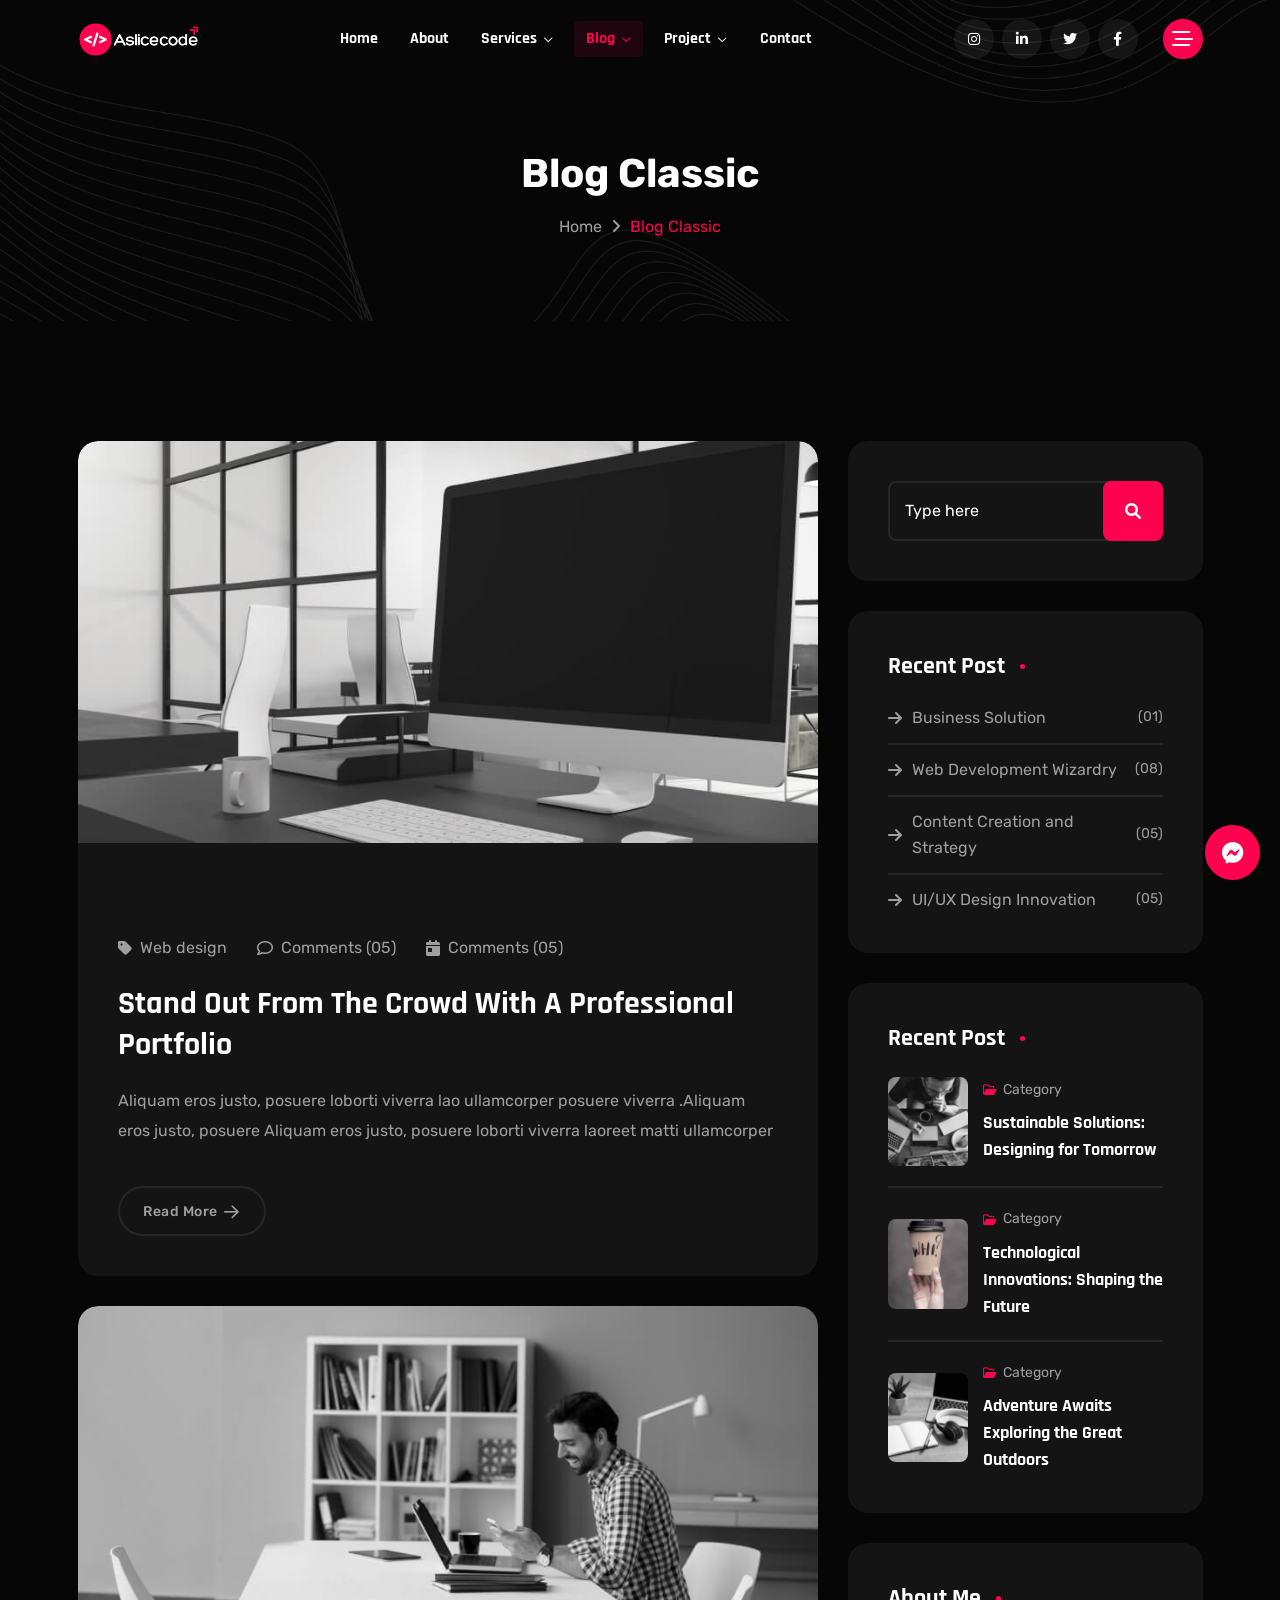
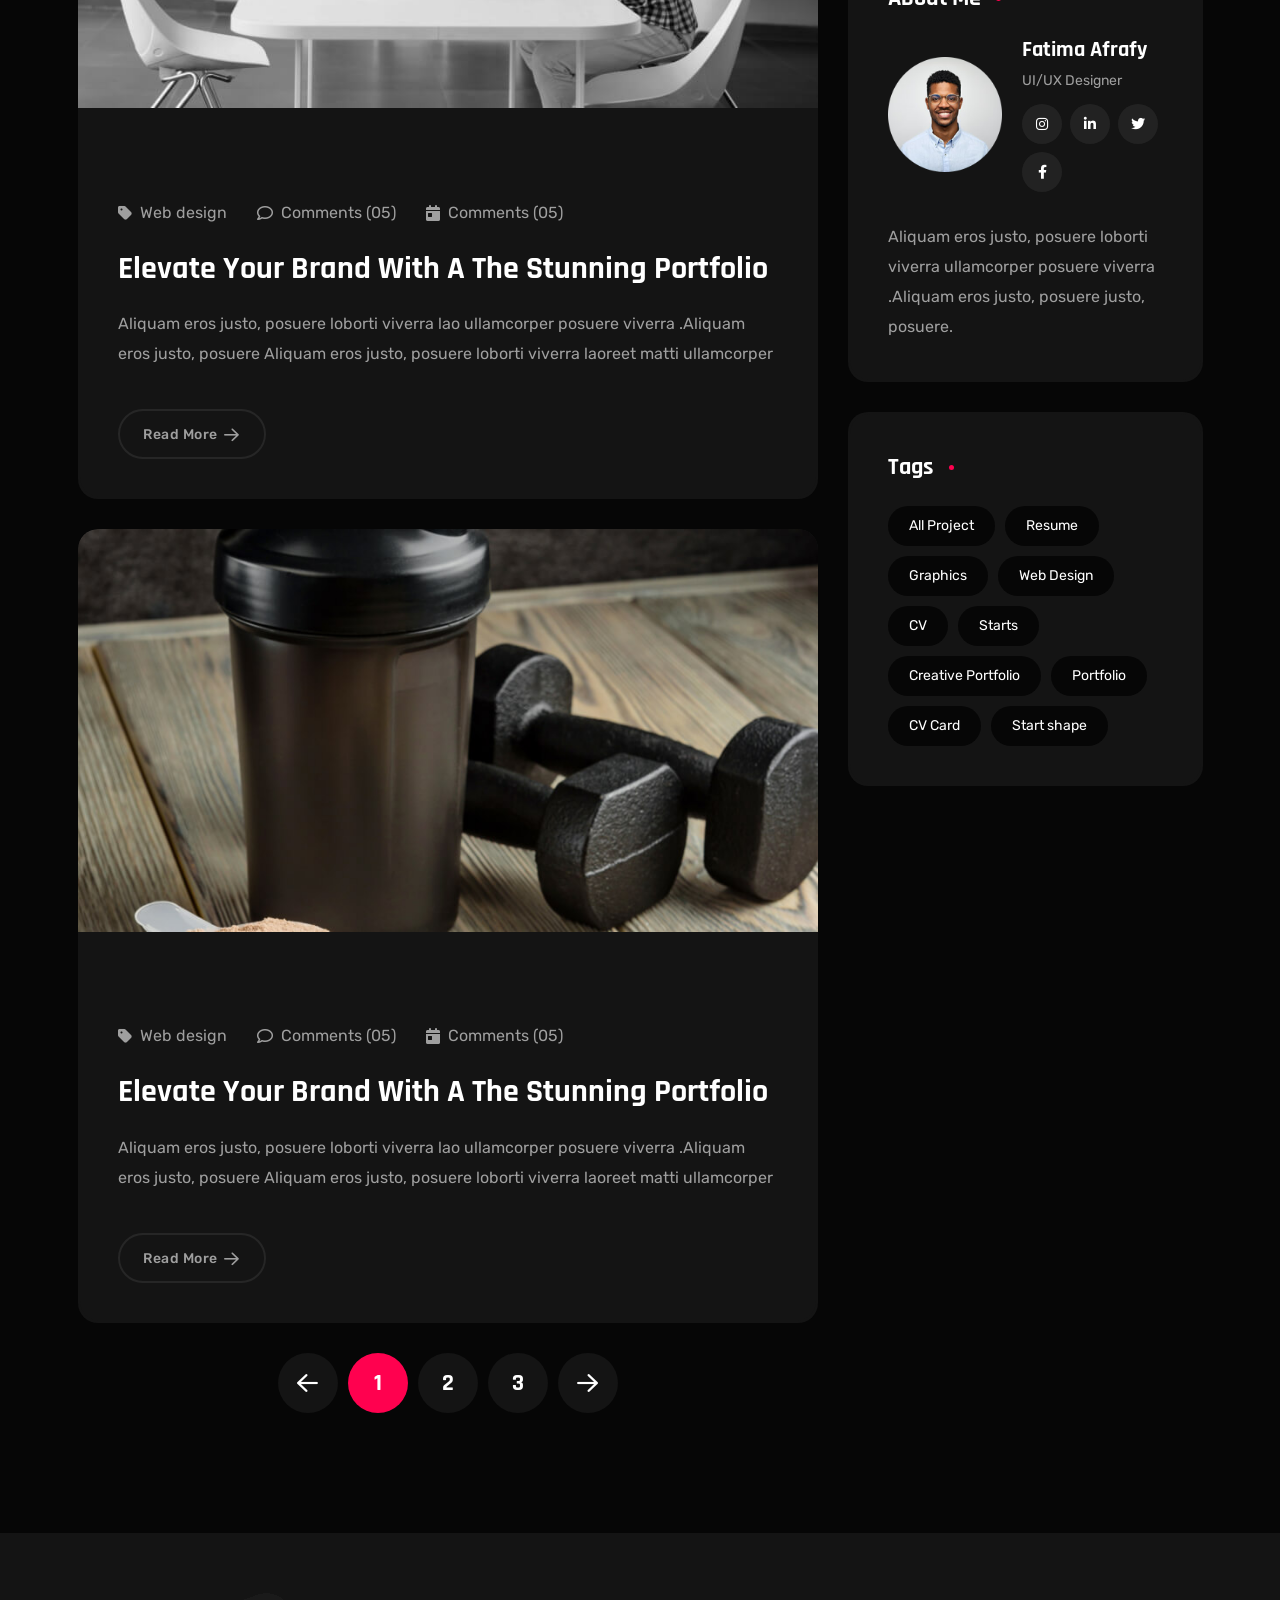
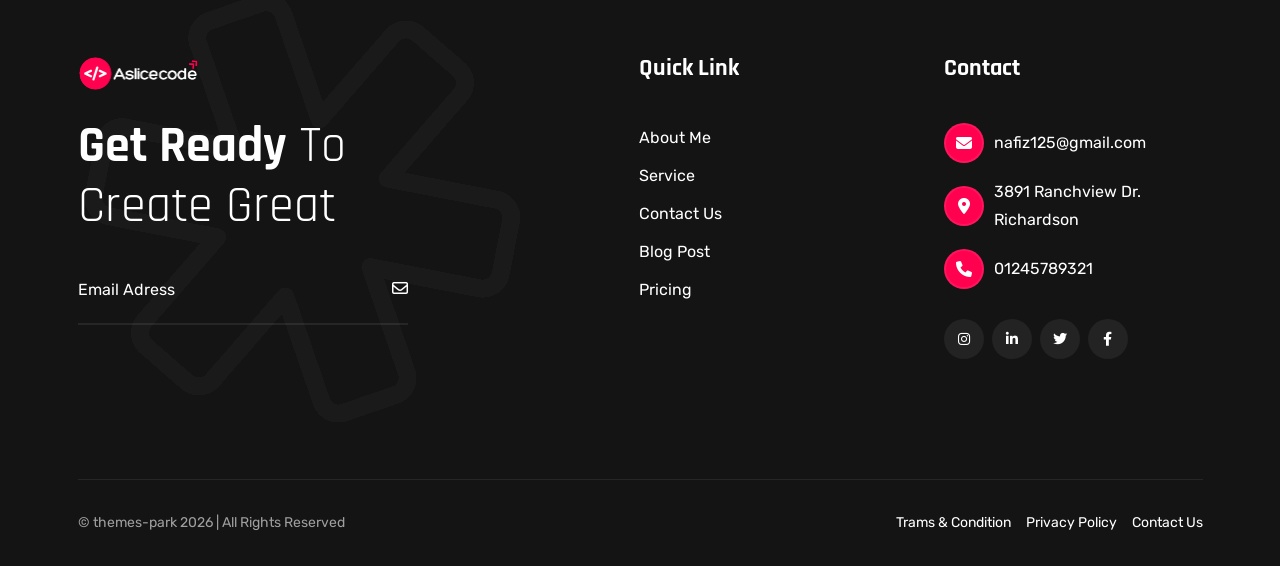
<file: blog.html>
<!DOCTYPE html>
<html lang="en">
  <!-- Mirrored from themes-park.net/product/html/reeni/blog.html by HTTrack Website Copier/3.x [XR&CO'2014], Tue, 18 Feb 2025 16:58:31 GMT -->
  <head>
    <meta charset="UTF-8" />
    <meta http-equiv="X-UA-Compatible" content="IE=edge" />
    <meta name="viewport" content="width=device-width, initial-scale=1.0" />
    <meta
      name="description"
      content="Reeni is a modern personal portfolio template for designers, developers, content writer, cleaner, programmer, fashion designer, model, Influencer and freelancers. Fully responsive, SEO-friendly, Bootstrap and easy to customize."
    />
    <link
      rel="shortcut icon"
      type="image/x-icon"
      href="assets/images/favicon.svg"
    />
    <title>
      Blog Reeni - Personal Portfolio HTML Template | Freelancer & Developer
      Portfolio
    </title>
    <!-- Bootstrap min css -->
    <link rel="stylesheet" href="assets/css/vendor/fontawesome.css" />
    <link rel="stylesheet" href="assets/css/plugins/swiper.css" />
    <link rel="stylesheet" href="assets/css/plugins/odometer.css" />
    <link rel="stylesheet" href="assets/css/vendor/animate.min.css" />
    <link rel="stylesheet" href="assets/css/vendor/bootstrap.min.css" />
    <!-- custom css -->
    <link rel="stylesheet" href="assets/css/style.css" />
  </head>

  <body class="blog inner">
    <!-- tpm-header-area start -->
    <header
      class="tmp-header-area-start header-one header--sticky header--transparent"
    >
      <div class="container">
        <div class="row">
          <div class="col-lg-12">
            <div class="header-content">
              <div class="logo">
                <a href="index.html">
                  <img
                    class="logo-dark"
                    src="assets/images/logo/white-logo-reeni.png"
                    alt=""
                  />
                  <img
                    class="logo-white"
                    src="assets/images/logo/logo-white.png"
                    alt=""
                  />
                </a>
              </div>
              <nav class="tmp-mainmenu-nav d-none d-xl-block">
                <ul class="tmp-mainmenu">
                  <li>
                    <a href="#">Home </a>
                    <!-- <ul class="submenu">
            <li><a href="index.html">Home 01</a></li>
            <li><a href="index-02.html">Home 02</a></li>
            <li><a href="index-03.html">Home 03</a></li>
            <li><a href="index-04.html">Home 04</a></li>
            <li><a href="index-05.html">Home 05</a></li>
            <li><a href="index-06.html">Home 06</a></li>
            <li><a href="index-07.html">Home 07</a></li>
            <li><a href="index-08.html">Home 08</a></li>
            <li><a href="index-09.html">Home 09</a></li>
            <li><a href="index-10.html">Home 10</a></li>
            <li><a href="index-11.html">Home 11</a></li>
            <li><a href="index-12.html">Home 12</a></li>
            <li><a href="index-13.html">Home 13</a></li>
        </ul> -->
                  </li>
                  <li>
                    <a href="about.html">About</a>
                  </li>
                  <li class="has-dropdown">
                    <a href="#"
                      >Services
                      <i class="fa-regular fa-chevron-down"></i>
                    </a>
                    <ul class="submenu">
                      <li><a href="service.html">Service</a></li>
                      <li>
                        <a href="service-details.html">Service Details</a>
                      </li>
                    </ul>
                  </li>
                  <li class="has-dropdown">
                    <a href="#"
                      >Blog
                      <i class="fa-regular fa-chevron-down"></i>
                    </a>
                    <ul class="submenu">
                      <li><a href="blog.html">Blog Classic</a></li>
                      <li><a href="blog-details.html">Blog Details</a></li>
                    </ul>
                  </li>
                  <li class="has-dropdown">
                    <a href="#"
                      >Project
                      <i class="fa-regular fa-chevron-down"></i>
                    </a>
                    <ul class="submenu">
                      <li><a href="project.html">Project</a></li>
                      <li>
                        <a href="project-details.html">Project Details</a>
                      </li>
                    </ul>
                  </li>
                  <li>
                    <a href="contact.html">Contact</a>
                  </li>
                </ul>
              </nav>
              <div class="tmp-header-right">
                <div class="social-share-wrapper d-none d-md-block">
                  <div class="social-link">
                    <a href="#"><i class="fa-brands fa-instagram"></i></a>
                    <a href="#"><i class="fa-brands fa-linkedin-in"></i></a>
                    <a href="#"><i class="fa-brands fa-twitter"></i></a>
                    <a href="#"><i class="fa-brands fa-facebook-f"></i></a>
                  </div>
                </div>
                <div class="actions-area">
                  <div class="tmp-side-collups-area d-none d-xl-block">
                    <button class="tmp-menu-bars tmp_button_active">
                      <i class="fa-regular fa-bars-staggered"></i>
                    </button>
                  </div>
                  <div class="tmp-side-collups-area d-block d-xl-none">
                    <button class="tmp-menu-bars humberger_menu_active">
                      <i class="fa-regular fa-bars-staggered"></i>
                    </button>
                  </div>
                </div>
              </div>
            </div>
          </div>
        </div>
      </div>
    </header>
    <!-- tpm-header-area end -->

    <div class="d-none d-xl-block">
      <div class="tmp-sidebar-area tmp_side_bar">
        <div class="inner">
          <div class="top-area">
            <a href="index.html" class="logo">
              <img
                class="logo-dark"
                src="assets/images/logo/white-logo-reeni.png"
                alt=""
              />
              <img
                class="logo-white"
                src="assets/images/logo/logo-white.png"
                alt=""
              />
            </a>
            <div class="close-icon-area">
              <button class="tmp-round-action-btn close_side_menu_active">
                <i class="fa-sharp fa-light fa-xmark"></i>
              </button>
            </div>
          </div>
          <div class="content-wrapper">
            <div class="image-area-feature">
              <a href="index.html">
                <img src="assets/images/logo/man.png" alt="personal-logo" />
              </a>
            </div>
            <h5 class="title mt--30">
              Freelancer delivering exceptional Webflow, and Next.js solutions.
            </h5>
            <p class="disc">
              I am a skilled freelancer specializing in Webflow development,
              Figma design, and Next.js projects. I deliver creative, dynamic,
              and user-centric web solutions.
            </p>
            <div class="short-contact-area">
              <!-- single contact information -->
              <div class="single-contact">
                <i class="fa-solid fa-phone"></i>
                <div class="information tmp-link-animation">
                  <span>Call Now</span>
                  <a href="#" class="number">+91 89404 - 97627</a>
                </div>
              </div>
              <!-- single contact information end -->

              <!-- single contact information -->
              <div class="single-contact">
                <i class="fa-solid fa-envelope"></i>
                <div class="information tmp-link-animation">
                  <span>Mail Us</span>
                  <a href="#" class="number">mohan_s06@outlook.com</a>
                </div>
              </div>
              <!-- single contact information end -->

              <!-- single contact information -->
              <div class="single-contact">
                <i class="fa-solid fa-location-crosshairs"></i>
                <div class="information tmp-link-animation">
                  <span>My Address</span>
                  <span class="number">Coimbatore - 641 032 , India</span>
                </div>
              </div>
              <!-- single contact information end -->
            </div>
            <!-- social area start -->
            <div class="social-wrapper mt--20">
              <span class="subtitle">find with me</span>
              <div class="social-link">
                <a href="#"><i class="fa-brands fa-instagram"></i></a>
                <a href="#"><i class="fa-brands fa-linkedin-in"></i></a>
                <a href="#"><i class="fa-brands fa-twitter"></i></a>
                <a href="#"><i class="fa-brands fa-facebook-f"></i></a>
              </div>
            </div>
            <!-- social area end -->
          </div>
        </div>
      </div>
      <a
        class="overlay_close_side_menu close_side_menu_active"
        href="javascript:void(0);"
      ></a>
    </div>

    <div class="d-block d-xl-none">
      <div class="tmp-popup-mobile-menu">
        <div class="inner">
          <div class="header-top">
            <div class="logo">
              <a href="index.html" class="logo-area">
                <img
                  class="logo-dark"
                  src="assets/images/logo/white-logo-reeni.png"
                  alt=""
                />
                <img
                  class="logo-white"
                  src="assets/images/logo/logo-white.png"
                  alt=""
                />
              </a>
            </div>
            <div class="close-menu">
              <button class="close-button tmp-round-action-btn">
                <i class="fa-sharp fa-light fa-xmark"></i>
              </button>
            </div>
          </div>
          <ul class="tmp-mainmenu">
            <li>
              <a href="#">Home </a>
              <!-- <ul class="submenu">
            <li><a href="index.html">Home 01</a></li>
            <li><a href="index-02.html">Home 02</a></li>
            <li><a href="index-03.html">Home 03</a></li>
            <li><a href="index-04.html">Home 04</a></li>
            <li><a href="index-05.html">Home 05</a></li>
            <li><a href="index-06.html">Home 06</a></li>
            <li><a href="index-07.html">Home 07</a></li>
            <li><a href="index-08.html">Home 08</a></li>
            <li><a href="index-09.html">Home 09</a></li>
            <li><a href="index-10.html">Home 10</a></li>
            <li><a href="index-11.html">Home 11</a></li>
            <li><a href="index-12.html">Home 12</a></li>
            <li><a href="index-13.html">Home 13</a></li>
        </ul> -->
            </li>
            <li>
              <a href="about.html">About</a>
            </li>
            <li class="has-dropdown">
              <a href="#"
                >Services
                <i class="fa-regular fa-chevron-down"></i>
              </a>
              <ul class="submenu">
                <li><a href="service.html">Service</a></li>
                <li><a href="service-details.html">Service Details</a></li>
              </ul>
            </li>
            <li class="has-dropdown">
              <a href="#"
                >Blog
                <i class="fa-regular fa-chevron-down"></i>
              </a>
              <ul class="submenu">
                <li><a href="blog.html">Blog Classic</a></li>
                <li><a href="blog-details.html">Blog Details</a></li>
              </ul>
            </li>
            <li class="has-dropdown">
              <a href="#"
                >Project
                <i class="fa-regular fa-chevron-down"></i>
              </a>
              <ul class="submenu">
                <li><a href="project.html">Project</a></li>
                <li><a href="project-details.html">Project Details</a></li>
              </ul>
            </li>
            <li>
              <a href="contact.html">Contact</a>
            </li>
          </ul>

          <div class="social-wrapper mt--40">
            <span class="subtitle">find with me</span>
            <div class="social-link">
              <a href="#"><i class="fa-brands fa-instagram"></i></a>
              <a href="#"><i class="fa-brands fa-linkedin-in"></i></a>
              <a href="#"><i class="fa-brands fa-twitter"></i></a>
              <a href="#"><i class="fa-brands fa-facebook-f"></i></a>
            </div>
          </div>
          <!-- social area end -->
        </div>
      </div>
    </div>

    <!-- Breadcrumb Area Start -->
    <div class="breadcrumb-area breadcrumb-bg">
      <div class="container">
        <div class="row">
          <div class="col-lg-12">
            <div class="breadcrumb-inner text-center">
              <h1 class="title split-collab">Blog Classic</h1>
              <ul class="page-list">
                <li class="tmp-breadcrumb-item">
                  <a href="https://themes-park.net/">Home</a>
                </li>
                <li class="icon"><i class="fa-solid fa-angle-right"></i></li>
                <li class="tmp-breadcrumb-item active">Blog Classic</li>
              </ul>
            </div>
          </div>
        </div>
      </div>
    </div>
    <!-- Breadcrumb Area End -->
    <div class="blog-classic-area-wrapper tmp-section-gap">
      <div class="container">
        <div class="row">
          <div class="col-lg-8">
            <div
              class="blog-classic-card tmp-scroll-trigger tmponhover tmp-fade-in animation-order-1"
            >
              <div class="img-box">
                <a href="blog-details.html">
                  <img
                    class="img-primary hidden-on-mobile"
                    src="assets/images/blog/blog-classic-card-img-1.jpg"
                    alt="Blog Thumbnail"
                  />
                  <img
                    class="img-secondary"
                    src="assets/images/blog/blog-classic-card-img-1.jpg"
                    alt="BLog Thumbnail"
                  />
                </a>
              </div>
              <div class="blog-classic-content">
                <div class="blog-classic-tag">
                  <ul>
                    <li>
                      <div class="tag-wrap">
                        <i class="fa-solid fa-tag"></i>
                        <h4 class="tag-title">Web design</h4>
                      </div>
                    </li>
                    <li>
                      <div class="tag-wrap">
                        <i class="fa-regular fa-comment"></i>
                        <h4 class="tag-title">Comments (05)</h4>
                      </div>
                    </li>
                    <li>
                      <div class="tag-wrap">
                        <i class="fa-solid fa-calendar-day"></i>
                        <h4 class="tag-title">Comments (05)</h4>
                      </div>
                    </li>
                  </ul>
                </div>
                <h2 class="title">
                  <a href="#"
                    >Stand out from the crowd with a professional portfolio</a
                  >
                </h2>
                <p class="para">
                  Aliquam eros justo, posuere loborti viverra lao ullamcorper
                  posuere viverra .Aliquam eros justo, posuere Aliquam eros
                  justo, posuere loborti viverra laoreet matti ullamcorper
                </p>

                <div class="tmp-button-here">
                  <a
                    class="tmp-btn hover-icon-reverse radius-round btn-border btn-md"
                    href="blog-details.html"
                  >
                    <span class="icon-reverse-wrapper">
                      <span class="btn-text">Read More</span>
                      <span class="btn-icon"
                        ><i class="fa-sharp fa-regular fa-arrow-right"></i
                      ></span>
                      <span class="btn-icon"
                        ><i class="fa-sharp fa-regular fa-arrow-right"></i
                      ></span>
                    </span>
                  </a>
                </div>
              </div>
            </div>
            <div
              class="blog-classic-card tmp-scroll-trigger tmponhover tmp-fade-in animation-order-2"
            >
              <div class="img-box">
                <a href="blog-details.html">
                  <img
                    class="img-primary hidden-on-mobile"
                    src="assets/images/blog/blog-classic-card-img-2.jpg"
                    alt="Blog Thumbnail"
                  />
                  <img
                    class="img-secondary"
                    src="assets/images/blog/blog-classic-card-img-2.jpg"
                    alt="BLog Thumbnail"
                  />
                </a>
              </div>
              <div class="blog-classic-content">
                <div class="blog-classic-tag">
                  <ul>
                    <li>
                      <div class="tag-wrap">
                        <i class="fa-solid fa-tag"></i>
                        <h4 class="tag-title">Web design</h4>
                      </div>
                    </li>
                    <li>
                      <div class="tag-wrap">
                        <i class="fa-regular fa-comment"></i>
                        <h4 class="tag-title">Comments (05)</h4>
                      </div>
                    </li>
                    <li>
                      <div class="tag-wrap">
                        <i class="fa-solid fa-calendar-day"></i>
                        <h4 class="tag-title">Comments (05)</h4>
                      </div>
                    </li>
                  </ul>
                </div>
                <h2 class="title">
                  <a href="#"
                    >Elevate your brand with a the stunning portfolio</a
                  >
                </h2>
                <p class="para">
                  Aliquam eros justo, posuere loborti viverra lao ullamcorper
                  posuere viverra .Aliquam eros justo, posuere Aliquam eros
                  justo, posuere loborti viverra laoreet matti ullamcorper
                </p>
                <div class="tmp-button-here">
                  <a
                    class="tmp-btn hover-icon-reverse radius-round btn-border btn-md"
                    href="blog-details.html"
                  >
                    <span class="icon-reverse-wrapper">
                      <span class="btn-text">Read More</span>
                      <span class="btn-icon"
                        ><i class="fa-sharp fa-regular fa-arrow-right"></i
                      ></span>
                      <span class="btn-icon"
                        ><i class="fa-sharp fa-regular fa-arrow-right"></i
                      ></span>
                    </span>
                  </a>
                </div>
              </div>
            </div>
            <div
              class="blog-classic-card tmp-scroll-trigger tmponhover tmp-fade-in animation-order-3"
            >
              <div class="img-box">
                <a href="blog-details.html">
                  <img
                    class="img-primary hidden-on-mobile"
                    src="assets/images/blog/blog-classic-card-img-3.jpg"
                    alt="Blog Thumbnail"
                  />
                  <img
                    class="img-secondary"
                    src="assets/images/blog/blog-classic-card-img-3.jpg"
                    alt="BLog Thumbnail"
                  />
                </a>
              </div>
              <div class="blog-classic-content">
                <div class="blog-classic-tag">
                  <ul>
                    <li>
                      <div class="tag-wrap">
                        <i class="fa-solid fa-tag"></i>
                        <h4 class="tag-title">Web design</h4>
                      </div>
                    </li>
                    <li>
                      <div class="tag-wrap">
                        <i class="fa-regular fa-comment"></i>
                        <h4 class="tag-title">Comments (05)</h4>
                      </div>
                    </li>
                    <li>
                      <div class="tag-wrap">
                        <i class="fa-solid fa-calendar-day"></i>
                        <h4 class="tag-title">Comments (05)</h4>
                      </div>
                    </li>
                  </ul>
                </div>
                <h2 class="title">
                  <a href="#"
                    >Elevate your brand with a the stunning portfolio</a
                  >
                </h2>
                <p class="para">
                  Aliquam eros justo, posuere loborti viverra lao ullamcorper
                  posuere viverra .Aliquam eros justo, posuere Aliquam eros
                  justo, posuere loborti viverra laoreet matti ullamcorper
                </p>
                <div class="tmp-button-here">
                  <a
                    class="tmp-btn hover-icon-reverse radius-round btn-border btn-md"
                    href="blog-details.html"
                  >
                    <span class="icon-reverse-wrapper">
                      <span class="btn-text">Read More</span>
                      <span class="btn-icon"
                        ><i class="fa-sharp fa-regular fa-arrow-right"></i
                      ></span>
                      <span class="btn-icon"
                        ><i class="fa-sharp fa-regular fa-arrow-right"></i
                      ></span>
                    </span>
                  </a>
                </div>
              </div>
            </div>
            <div class="tmp-pagination-button">
              <a href="#" class="pagination-btn"
                ><i class="fa-sharp fa-regular fa-arrow-left"></i
              ></a>
              <a href="#" class="pagination-btn active">1</a>
              <a href="#" class="pagination-btn">2</a>
              <a href="#" class="pagination-btn">3</a>
              <a href="#" class="pagination-btn"
                ><i class="fa-sharp fa-regular fa-arrow-right"></i
              ></a>
            </div>
          </div>
          <div class="col-lg-4">
            <div class="tmp-sidebar">
              <div class="signle-side-bar search-area tmponhover">
                <div class="body">
                  <div class="search-area">
                    <input type="text" placeholder="Type here" required />
                    <button>
                      <i class="fa-solid fa-magnifying-glass"></i>
                    </button>
                  </div>
                </div>
              </div>
              <div class="signle-side-bar recent-post-area tmponhover">
                <div class="header">
                  <h3 class="title">Recent Post</h3>
                </div>
                <div class="body">
                  <a href="#" class="single-post">
                    <span class="single-post-left">
                      <i class="fa-solid fa-arrow-right"></i>
                      <span class="post-title">Business Solution</span>
                    </span>
                    <span class="post-num">(01)</span>
                  </a>
                  <a href="#" class="single-post">
                    <span class="single-post-left">
                      <i class="fa-solid fa-arrow-right"></i>
                      <span class="post-title">Web Development Wizardry</span>
                    </span>
                    <span class="post-num">(08)</span>
                  </a>
                  <a href="#" class="single-post">
                    <span class="single-post-left">
                      <i class="fa-solid fa-arrow-right"></i>
                      <span class="post-title"
                        >Content Creation and Strategy</span
                      >
                    </span>
                    <span class="post-num">(05)</span>
                  </a>
                  <a href="#" class="single-post">
                    <span class="single-post-left">
                      <i class="fa-solid fa-arrow-right"></i>
                      <span class="post-title">UI/UX Design Innovation</span>
                    </span>
                    <span class="post-num">(05)</span>
                  </a>
                </div>
              </div>
              <div class="signle-side-bar recent-post-area tmponhover">
                <div class="header">
                  <h3 class="title">Recent Post</h3>
                </div>
                <div class="body">
                  <div class="single-post-card tmp-hover-link">
                    <div class="single-post-card-img">
                      <img
                        src="assets/images/blog/single-post-card-img-1.png"
                        alt=""
                      />
                    </div>
                    <div class="single-post-right">
                      <div class="single-post-top">
                        <i class="fa-regular fa-folder-open"></i>
                        <p class="post-title">Category</p>
                      </div>
                      <h3 class="post-title">
                        <a class="link" href="#"
                          >Sustainable Solutions: Designing for Tomorrow</a
                        >
                      </h3>
                    </div>
                  </div>
                  <div class="single-post-card tmp-hover-link">
                    <div class="single-post-card-img">
                      <img
                        src="assets/images/blog/single-post-card-img-2.png"
                        alt=""
                      />
                    </div>
                    <div class="single-post-right">
                      <div class="single-post-top">
                        <i class="fa-regular fa-folder-open"></i>
                        <p class="post-title">Category</p>
                      </div>
                      <h3 class="post-title">
                        <a class="link" href="#"
                          >Technological Innovations: Shaping the Future</a
                        >
                      </h3>
                    </div>
                  </div>
                  <div class="single-post-card tmp-hover-link">
                    <div class="single-post-card-img">
                      <img
                        src="assets/images/blog/single-post-card-img-3.png"
                        alt=""
                      />
                    </div>
                    <div class="single-post-right">
                      <div class="single-post-top">
                        <i class="fa-regular fa-folder-open"></i>
                        <p class="post-title">Category</p>
                      </div>
                      <h3 class="post-title">
                        <a class="link" href="#"
                          >Adventure Awaits Exploring the Great Outdoors</a
                        >
                      </h3>
                    </div>
                  </div>
                </div>
              </div>
              <div class="signle-side-bar tmponhover">
                <div class="header">
                  <h3 class="title">About Me</h3>
                </div>
                <div class="body">
                  <div class="about-me-details">
                    <div class="about-me-details-head">
                      <div class="about-me-img">
                        <img
                          src="assets/images/blog/about-me-user-img.png"
                          alt="about-me-user-img"
                        />
                      </div>
                      <div class="about-me-right-content">
                        <h3 class="title">Fatima Afrafy</h3>
                        <p class="para">UI/UX Designer</p>
                        <div class="social-link">
                          <a href="#"><i class="fa-brands fa-instagram"></i></a>
                          <a href="#"
                            ><i class="fa-brands fa-linkedin-in"></i
                          ></a>
                          <a href="#"><i class="fa-brands fa-twitter"></i></a>
                          <a href="#"
                            ><i class="fa-brands fa-facebook-f"></i
                          ></a>
                        </div>
                      </div>
                    </div>
                    <p class="about-me-para">
                      Aliquam eros justo, posuere loborti viverra ullamcorper
                      posuere viverra .Aliquam eros justo, posuere justo,
                      posuere.
                    </p>
                  </div>
                </div>
              </div>
              <div class="signle-side-bar tmponhover">
                <div class="header">
                  <h3 class="title">Tags</h3>
                </div>
                <div class="body">
                  <div class="tags-wrapper">
                    <a href="#" class="tag-link">All Project</a>
                    <a href="#" class="tag-link">Resume</a>
                    <a href="#" class="tag-link">Graphics</a>
                    <a href="#" class="tag-link">Web Design</a>
                    <a href="#" class="tag-link">CV</a>
                    <a href="#" class="tag-link">Starts</a>
                    <a href="#" class="tag-link">Creative Portfolio</a>
                    <a href="#" class="tag-link">Portfolio</a>
                    <a href="#" class="tag-link">CV Card</a>
                    <a href="#" class="tag-link">Start shape</a>
                  </div>
                </div>
              </div>
            </div>
          </div>
        </div>
      </div>
    </div>

    <!-- Start Footer Area  -->
    <footer class="footer-area footer-style-one-wrapper tmp-section-gap">
      <div class="container">
        <div class="footer-main footer-style-one">
          <div class="row g-5">
            <div class="col-lg-5 col-md-6">
              <div class="single-footer-wrapper border-right mr--20">
                <div class="logo">
                  <a href="index.html">
                    <img src="assets/images/logo/white-logo-reeni.png" alt="" />
                  </a>
                </div>
                <p class="description">
                  <span>Get Ready</span> To <br />
                  Create Great
                </p>
                <form action="#" class="newsletter-form-1 mt--40">
                  <input type="email" placeholder="Email Adress" />
                  <span class="form-icon"
                    ><i class="fa-regular fa-envelope"></i
                  ></span>
                </form>
              </div>
            </div>
            <div class="col-lg-4 col-md-6">
              <div class="single-footer-wrapper quick-link-wrap">
                <h5 class="ft-title">Quick Link</h5>
                <ul class="ft-link tmp-link-animation">
                  <li>
                    <a href="about.html">About Me</a>
                  </li>
                  <li>
                    <a href="team.html">Service</a>
                  </li>
                  <li>
                    <a href="service.html">Contact Us</a>
                  </li>
                  <li>
                    <a href="blog.html">Blog Post</a>
                  </li>
                  <li>
                    <a href="contact.html">Pricing</a>
                  </li>
                </ul>
              </div>
            </div>
            <div class="col-lg-3 col-md-6">
              <div class="single-footer-wrapper contact-wrap">
                <h5 class="ft-title">Contact</h5>
                <ul class="ft-link tmp-link-animation">
                  <li>
                    <span class="ft-icon"
                      ><i class="fa-solid fa-envelope"></i></span
                    ><a href="#">nafiz125@gmail.com</a>
                  </li>
                  <li>
                    <span class="ft-icon"
                      ><i class="fa-solid fa-location-dot"></i></span
                    >3891 Ranchview Dr. Richardson
                  </li>
                  <li>
                    <span class="ft-icon"
                      ><i class="fa-solid fa-phone"></i></span
                    ><a href="#">01245789321</a>
                  </li>
                </ul>
                <div class="social-link footer">
                  <a href="#"><i class="fa-brands fa-instagram"></i></a>
                  <a href="#"><i class="fa-brands fa-linkedin-in"></i></a>
                  <a href="#"><i class="fa-brands fa-twitter"></i></a>
                  <a href="#"><i class="fa-brands fa-facebook-f"></i></a>
                </div>
              </div>
            </div>
          </div>
        </div>
      </div>
      <div class="footer-bg-img">
        <img src="assets/images/footer/footer-bg-img.png" alt="footer-img" />
      </div>
    </footer>
    <div class="copyright-area-one">
      <div class="container">
        <div class="row">
          <div class="col-lg-12">
            <div class="main-wrapper">
              <p class="copy-right-para">
                © themes-park
                <script>
                  document.write(new Date().getFullYear());
                </script>
                | All Rights Reserved
              </p>
              <ul>
                <li><a href="#">Trams & Condition</a></li>
                <li><a href="#">Privacy Policy</a></li>
                <li><a href="#">Contact Us</a></li>
              </ul>
            </div>
          </div>
        </div>
      </div>
    </div>
    <!-- End Footer Area  -->

    <!-- ready chatting option via email -->
    <div class="ready-chatting-option tmp-ready-chat">
      <input type="checkbox" id="click" />
      <label for="click">
        <i class="fab fa-facebook-messenger"></i>
        <i class="fas fa-times"></i>
      </label>
      <div class="wrapper">
        <div class="head-text">Let's chat with me? - Online</div>
        <div class="chat-box">
          <div class="desc-text">
            Please fill out the form below to start chatting with me directly.
          </div>
          <form class="tmp-dynamic-form" action="#">
            <div class="field">
              <input
                class="input-field"
                name="name"
                placeholder="Your Name"
                type="text"
                required
              />
            </div>
            <div class="field">
              <input
                class="input-field"
                name="email"
                placeholder="Your Email"
                type="email"
                required
              />
            </div>
            <div class="field textarea">
              <textarea
                class="input-field"
                placeholder="Your Message"
                name="message"
                required
              ></textarea>
            </div>
            <div class="field">
              <button name="submit" type="submit">Send Message</button>
            </div>
          </form>
        </div>
      </div>
    </div>
    <!-- ready chatting option via email end -->
    <!-- progress area start -->
    <div class="scrollToTop" style="display: block">
      <div class="arrowUp">
        <i class="fa-light fa-arrow-up"></i>
      </div>
      <div class="water" style="transform: translate(0px, 87%)">
        <svg viewBox="0 0 560 20" class="water_wave water_wave_back">
          <use xlink:href="#wave"></use>
        </svg>
        <svg viewBox="0 0 560 20" class="water_wave water_wave_front">
          <use xlink:href="#wave"></use>
        </svg>
        <svg
          version="1.1"
          xmlns="http://www.w3.org/2000/svg"
          xmlns:xlink="http://www.w3.org/1999/xlink"
          viewBox="0 0 560 20"
          style="display: none"
        >
          <symbol id="wave">
            <path
              d="M420,20c21.5-0.4,38.8-2.5,51.1-4.5c13.4-2.2,26.5-5.2,27.3-5.4C514,6.5,518,4.7,528.5,2.7c7.1-1.3,17.9-2.8,31.5-2.7c0,0,0,0,0,0v20H420z"
              fill="#FF014F"
            ></path>
            <path
              d="M420,20c-21.5-0.4-38.8-2.5-51.1-4.5c-13.4-2.2-26.5-5.2-27.3-5.4C326,6.5,322,4.7,311.5,2.7C304.3,1.4,293.6-0.1,280,0c0,0,0,0,0,0v20H420z"
              fill="#FF014F"
            ></path>
            <path
              d="M140,20c21.5-0.4,38.8-2.5,51.1-4.5c13.4-2.2,26.5-5.2,27.3-5.4C234,6.5,238,4.7,248.5,2.7c7.1-1.3,17.9-2.8,31.5-2.7c0,0,0,0,0,0v20H140z"
              fill="#FF014F"
            ></path>
            <path
              d="M140,20c-21.5-0.4-38.8-2.5-51.1-4.5c-13.4-2.2-26.5-5.2-27.3-5.4C46,6.5,42,4.7,31.5,2.7C24.3,1.4,13.6-0.1,0,0c0,0,0,0,0,0l0,20H140z"
              fill="#FF014F"
            ></path>
          </symbol>
        </svg>
      </div>
    </div>
    <!-- progress area end -->
    <!-- <div class="tmp-right-demo">
    <button class="demo-button">
        <p class="mb--0">48</p>
        <span class="text">Demos</span>
    </button>
</div> -->

    <div class="demo-modal-area">
      <div class="wrapper">
        <div class="tmp-modal-inner">
          <div class="close-icon">
            <button class="demo-close-btn">
              <span><i class="fa-sharp fa-light fa-xmark"></i></span>
            </button>
          </div>
          <div class="demo-top text-center">
            <h4 class="title">Reeni</h4>
            <p class="subtitle">
              A personal portfolio website is your digital resume—a place to
              showcase your work, skills, and achievements.
            </p>
          </div>
          <ul class="popuptab-area nav nav-tabs" id="popuptab" role="tablist">
            <li class="nav-item">
              <a
                class="nav-link active demo-dark"
                id="demodark-tab"
                data-bs-toggle="tab"
                href="#demodark"
                role="tab"
                aria-controls="demodark"
                aria-selected="true"
                >Dark Demo</a
              >
            </li>
            <li class="nav-item">
              <a
                class="nav-link demo-light"
                id="demolight-tab"
                data-bs-toggle="tab"
                href="#demolight"
                role="tab"
                aria-controls="demolight"
                aria-selected="false"
                >Light Demo</a
              >
            </li>
          </ul>
          <div class="tab-content" id="popuptabContent">
            <div
              class="tab-pane show active"
              id="demodark"
              role="tabpanel"
              aria-labelledby="demodark-tab"
            >
              <div class="content">
                <div class="row">
                  <!-- Start Single Content  -->
                  <div class="col-lg-4 col-md-6 col-12">
                    <div class="single-demo">
                      <div class="inner">
                        <div class="thumbnail">
                          <a href="index.html">
                            <img
                              class="w-100"
                              src="assets/images/demo/home-1.png"
                              alt="Personal Portfolio"
                            />
                            <span class="overlay-content">
                              <span class="overlay-text"
                                >View Demo <i class="feather-external-link"></i
                              ></span>
                            </span>
                          </a>
                        </div>
                        <div class="inner">
                          <h3 class="title">
                            <a href="index.html">Main Demo</a>
                          </h3>
                        </div>
                      </div>
                    </div>
                  </div>
                  <!-- End Single Content  -->

                  <!-- Start Single Content  -->
                  <div class="col-lg-4 col-md-6 col-12">
                    <div class="single-demo">
                      <div class="inner">
                        <div class="thumbnail">
                          <a href="index-02.html">
                            <img
                              class="w-100"
                              src="assets/images/demo/home-2.png"
                              alt="Personal Portfolio"
                            />
                            <span class="overlay-content">
                              <span class="overlay-text"
                                >View Demo <i class="feather-external-link"></i
                              ></span>
                            </span>
                          </a>
                        </div>
                        <div class="inner">
                          <h3 class="title">
                            <a href="index-02.html">Demo 02</a>
                          </h3>
                        </div>
                      </div>
                    </div>
                  </div>
                  <!-- End Single Content  -->

                  <!-- Start Single Content  -->
                  <div class="col-lg-4 col-md-6 col-12">
                    <div class="single-demo">
                      <div class="inner">
                        <div class="thumbnail">
                          <a href="index-03.html">
                            <img
                              class="w-100"
                              src="assets/images/demo/home-3.png"
                              alt="Personal Portfolio"
                            />
                            <span class="overlay-content">
                              <span class="overlay-text"
                                >View Demo <i class="feather-external-link"></i
                              ></span>
                            </span>
                          </a>
                        </div>
                        <div class="inner">
                          <h3 class="title">
                            <a href="index-03.html">Demo 03</a>
                          </h3>
                        </div>
                      </div>
                    </div>
                  </div>
                  <!-- End Single Content  -->

                  <!-- Start Single Content  -->
                  <div class="col-lg-4 col-md-6 col-12">
                    <div class="single-demo">
                      <div class="inner">
                        <div class="thumbnail">
                          <a href="index-04.html">
                            <img
                              class="w-100"
                              src="assets/images/demo/home-4.png"
                              alt="Personal Portfolio"
                            />
                            <span class="overlay-content">
                              <span class="overlay-text"
                                >View Demo <i class="feather-external-link"></i
                              ></span>
                            </span>
                          </a>
                        </div>
                        <div class="inner">
                          <h3 class="title">
                            <a href="index-04.html">Demo 04</a>
                          </h3>
                        </div>
                      </div>
                    </div>
                  </div>
                  <!-- End Single Content  -->

                  <!-- Start Single Content  -->
                  <div class="col-lg-4 col-md-6 col-12">
                    <div class="single-demo">
                      <div class="inner">
                        <div class="thumbnail">
                          <a href="index-05.html">
                            <img
                              class="w-100"
                              src="assets/images/demo/home-5.png"
                              alt="Personal Portfolio"
                            />
                            <span class="overlay-content">
                              <span class="overlay-text"
                                >View Demo <i class="feather-external-link"></i
                              ></span>
                            </span>
                          </a>
                        </div>
                        <div class="inner">
                          <h3 class="title">
                            <a href="index-05.html">Demo 05</a>
                          </h3>
                        </div>
                      </div>
                    </div>
                  </div>
                  <!-- End Single Content  -->

                  <!-- Start Single Content  -->
                  <div class="col-lg-4 col-md-6 col-12">
                    <div class="single-demo">
                      <div class="inner">
                        <div class="thumbnail">
                          <a href="index-06.html">
                            <img
                              class="w-100"
                              src="assets/images/demo/home-6.png"
                              alt="Personal Portfolio"
                            />
                            <span class="overlay-content">
                              <span class="overlay-text"
                                >View Demo <i class="feather-external-link"></i
                              ></span>
                            </span>
                          </a>
                        </div>
                        <div class="inner">
                          <h3 class="title">
                            <a href="index-06.html">Demo 06</a>
                          </h3>
                        </div>
                      </div>
                    </div>
                  </div>
                  <!-- End Single Content  -->

                  <!-- Start Single Content  -->
                  <div class="col-lg-4 col-md-6 col-12">
                    <div class="single-demo">
                      <div class="inner">
                        <div class="thumbnail">
                          <a href="index-07.html">
                            <img
                              class="w-100"
                              src="assets/images/demo/home-7.png"
                              alt="Personal Portfolio"
                            />
                            <span class="overlay-content">
                              <span class="overlay-text"
                                >View Demo <i class="feather-external-link"></i
                              ></span>
                            </span>
                          </a>
                        </div>
                        <div class="inner">
                          <h3 class="title">
                            <a href="index-07.html">Demo 07</a>
                          </h3>
                        </div>
                      </div>
                    </div>
                  </div>
                  <!-- End Single Content  -->

                  <!-- Start Single Content  -->
                  <div class="col-lg-4 col-md-6 col-12">
                    <div class="single-demo">
                      <div class="inner">
                        <div class="thumbnail">
                          <a href="index-08.html">
                            <img
                              class="w-100"
                              src="assets/images/demo/home-8.png"
                              alt="Personal Portfolio"
                            />
                            <span class="overlay-content">
                              <span class="overlay-text"
                                >View Demo <i class="feather-external-link"></i
                              ></span>
                            </span>
                          </a>
                        </div>
                        <div class="inner">
                          <h3 class="title">
                            <a href="index-08.html">Demo 08</a>
                          </h3>
                        </div>
                      </div>
                    </div>
                  </div>
                  <!-- End Single Content  -->

                  <!-- Start Single Content  -->
                  <div class="col-lg-4 col-md-6 col-12">
                    <div class="single-demo">
                      <div class="inner">
                        <div class="thumbnail">
                          <a href="index-09.html">
                            <img
                              class="w-100"
                              src="assets/images/demo/home-9.png"
                              alt="Personal Portfolio"
                            />
                            <span class="overlay-content">
                              <span class="overlay-text"
                                >View Demo <i class="feather-external-link"></i
                              ></span>
                            </span>
                          </a>
                        </div>
                        <div class="inner">
                          <h3 class="title">
                            <a href="index-09.html">Demo 09</a>
                          </h3>
                        </div>
                      </div>
                    </div>
                  </div>
                  <!-- End Single Content  -->

                  <!-- Start Single Content  -->
                  <div class="col-lg-4 col-md-6 col-12">
                    <div class="single-demo">
                      <div class="inner">
                        <div class="thumbnail">
                          <a href="index-10.html">
                            <img
                              class="w-100"
                              src="assets/images/demo/home-10.png"
                              alt="Personal Portfolio"
                            />
                            <span class="overlay-content">
                              <span class="overlay-text"
                                >View Demo <i class="feather-external-link"></i
                              ></span>
                            </span>
                          </a>
                        </div>
                        <div class="inner">
                          <h3 class="title">
                            <a href="index-10.html">Demo 10</a>
                          </h3>
                        </div>
                      </div>
                    </div>
                  </div>
                  <!-- End Single Content  -->

                  <!-- Start Single Content  -->
                  <div class="col-lg-4 col-md-6 col-12">
                    <div class="single-demo">
                      <div class="inner">
                        <div class="thumbnail">
                          <a href="index-11.html">
                            <img
                              class="w-100"
                              src="assets/images/demo/home-11.png"
                              alt="Personal Portfolio"
                            />
                            <span class="overlay-content">
                              <span class="overlay-text"
                                >View Demo <i class="feather-external-link"></i
                              ></span>
                            </span>
                          </a>
                        </div>
                        <div class="inner">
                          <h3 class="title">
                            <a href="index-11.html">Demo 11</a>
                          </h3>
                        </div>
                      </div>
                    </div>
                  </div>
                  <!-- End Single Content  -->

                  <!-- Start Single Content  -->
                  <div class="col-lg-4 col-md-6 col-12">
                    <div class="single-demo">
                      <div class="inner">
                        <div class="thumbnail">
                          <a href="index-12.html">
                            <img
                              class="w-100"
                              src="assets/images/demo/home-12.png"
                              alt="Personal Portfolio"
                            />
                            <span class="overlay-content">
                              <span class="overlay-text"
                                >View Demo <i class="feather-external-link"></i
                              ></span>
                            </span>
                          </a>
                        </div>
                        <div class="inner">
                          <h3 class="title">
                            <a href="index-12.html">Demo 12</a>
                          </h3>
                        </div>
                      </div>
                    </div>
                  </div>
                  <!-- End Single Content  -->

                  <!-- Start Single Content  -->
                  <div class="col-lg-4 col-md-6 col-12">
                    <div class="single-demo">
                      <div class="inner">
                        <div class="thumbnail">
                          <a href="index-13.html">
                            <img
                              class="w-100"
                              src="assets/images/demo/home-13.png"
                              alt="Personal Portfolio"
                            />
                            <span class="overlay-content">
                              <span class="overlay-text"
                                >View Demo <i class="feather-external-link"></i
                              ></span>
                            </span>
                          </a>
                        </div>
                        <div class="inner">
                          <h3 class="title">
                            <a href="index-13.html">Demo 13</a>
                          </h3>
                        </div>
                      </div>
                    </div>
                  </div>
                  <!-- End Single Content  -->

                  <!-- Start Single Content  -->
                  <div class="col-lg-4 col-md-6 col-12">
                    <div class="single-demo">
                      <div class="inner">
                        <div class="thumbnail">
                          <a href="index-14.html">
                            <img
                              class="w-100"
                              src="assets/images/demo/home-14.png"
                              alt="Personal Portfolio"
                            />
                            <span class="overlay-content">
                              <span class="overlay-text"
                                >View Demo <i class="feather-external-link"></i
                              ></span>
                            </span>
                          </a>
                        </div>
                        <div class="inner">
                          <h3 class="title">
                            <a href="index-14.html">Demo 14</a>
                          </h3>
                        </div>
                      </div>
                    </div>
                  </div>
                  <!-- End Single Content  -->

                  <!-- Start Single Content  -->
                  <div class="col-lg-4 col-md-6 col-12">
                    <div class="single-demo">
                      <div class="inner">
                        <div class="thumbnail">
                          <a href="index-15.html">
                            <img
                              class="w-100"
                              src="assets/images/demo/home-15.png"
                              alt="Personal Portfolio"
                            />
                            <span class="overlay-content">
                              <span class="overlay-text"
                                >View Demo <i class="feather-external-link"></i
                              ></span>
                            </span>
                          </a>
                        </div>
                        <div class="inner">
                          <h3 class="title">
                            <a href="index-15.html">Demo 15</a>
                          </h3>
                        </div>
                      </div>
                    </div>
                  </div>
                  <!-- End Single Content  -->
                  <!-- Start Single Content  -->
                  <div class="col-lg-4 col-md-6 col-12">
                    <div class="single-demo">
                      <div class="inner">
                        <div class="thumbnail">
                          <a href="index-16.html">
                            <img
                              class="w-100"
                              src="assets/images/demo/home-16.png"
                              alt="Personal Portfolio"
                            />
                            <span class="overlay-content">
                              <span class="overlay-text"
                                >View Demo <i class="feather-external-link"></i
                              ></span>
                            </span>
                          </a>
                        </div>
                        <div class="inner">
                          <h3 class="title">
                            <a href="index-16.html">Demo 16</a>
                          </h3>
                        </div>
                      </div>
                    </div>
                  </div>
                  <!-- End Single Content  -->
                  <!-- Start Single Content  -->
                  <div class="col-lg-4 col-md-6 col-12">
                    <div class="single-demo">
                      <div class="inner">
                        <div class="thumbnail">
                          <a href="index-17.html">
                            <img
                              class="w-100"
                              src="assets/images/demo/home-17.png"
                              alt="Personal Portfolio"
                            />
                            <span class="overlay-content">
                              <span class="overlay-text"
                                >View Demo <i class="feather-external-link"></i
                              ></span>
                            </span>
                          </a>
                        </div>
                        <div class="inner">
                          <h3 class="title">
                            <a href="index-17.html">Demo 17</a>
                          </h3>
                        </div>
                      </div>
                    </div>
                  </div>
                  <!-- End Single Content  -->
                  <!-- Start Single Content  -->
                  <div class="col-lg-4 col-md-6 col-12">
                    <div class="single-demo">
                      <div class="inner">
                        <div class="thumbnail">
                          <a href="index-18.html">
                            <img
                              class="w-100"
                              src="assets/images/demo/home-18.png"
                              alt="Personal Portfolio"
                            />
                            <span class="overlay-content">
                              <span class="overlay-text"
                                >View Demo <i class="feather-external-link"></i
                              ></span>
                            </span>
                          </a>
                        </div>
                        <div class="inner">
                          <h3 class="title">
                            <a href="index-18.html">Demo 18</a>
                          </h3>
                        </div>
                      </div>
                    </div>
                  </div>
                  <!-- End Single Content  -->
                  <!-- Start Single Content  -->
                  <div class="col-lg-4 col-md-6 col-12">
                    <div class="single-demo">
                      <div class="inner">
                        <div class="thumbnail">
                          <a href="index-19.html">
                            <img
                              class="w-100"
                              src="assets/images/demo/home-19.png"
                              alt="Personal Portfolio"
                            />
                            <span class="overlay-content">
                              <span class="overlay-text"
                                >View Demo <i class="feather-external-link"></i
                              ></span>
                            </span>
                          </a>
                        </div>
                        <div class="inner">
                          <h3 class="title">
                            <a href="index-19.html">Demo 19</a>
                          </h3>
                        </div>
                      </div>
                    </div>
                  </div>
                  <!-- End Single Content  -->
                  <!-- Start Single Content  -->
                  <div class="col-lg-4 col-md-6 col-12">
                    <div class="single-demo">
                      <div class="inner">
                        <div class="thumbnail">
                          <a href="index-20.html">
                            <img
                              class="w-100"
                              src="assets/images/demo/home-20.png"
                              alt="Personal Portfolio"
                            />
                            <span class="overlay-content">
                              <span class="overlay-text"
                                >View Demo <i class="feather-external-link"></i
                              ></span>
                            </span>
                          </a>
                        </div>
                        <div class="inner">
                          <h3 class="title">
                            <a href="index-20.html">Demo 20</a>
                          </h3>
                        </div>
                      </div>
                    </div>
                  </div>
                  <!-- End Single Content  -->
                  <!-- Start Single Content  -->
                  <div class="col-lg-4 col-md-6 col-12">
                    <div class="single-demo">
                      <div class="inner">
                        <div class="thumbnail">
                          <a href="#">
                            <img
                              class="w-100"
                              src="assets/images/demo/coming-soon.png"
                              alt="Personal Portfolio"
                            />
                            <span class="overlay-content">
                              <span class="overlay-text"
                                >View Demo <i class="feather-external-link"></i
                              ></span>
                            </span>
                          </a>
                        </div>
                        <div class="inner">
                          <h3 class="title"><a href="#">Demo 21</a></h3>
                        </div>
                      </div>
                    </div>
                  </div>
                  <!-- End Single Content  -->
                </div>
              </div>
            </div>

            <div
              class="tab-pane"
              id="demolight"
              role="tabpanel"
              aria-labelledby="demolight-tab"
            >
              <div class="content">
                <div class="row">
                  <!-- Start Single Content  -->
                  <div class="col-lg-4 col-md-6 col-12">
                    <div class="single-demo">
                      <div class="inner">
                        <div class="thumbnail">
                          <a href="index-white.html">
                            <img
                              class="w-100"
                              src="assets/images/demo/home-1-white.png"
                              alt="Personal Portfolio"
                            />
                            <span class="overlay-content">
                              <span class="overlay-text"
                                >View Demo <i class="feather-external-link"></i
                              ></span>
                            </span>
                          </a>
                        </div>
                        <div class="inner">
                          <h3 class="title">
                            <a href="index-white.html">Main Demo</a>
                          </h3>
                        </div>
                      </div>
                    </div>
                  </div>
                  <!-- End Single Content  -->

                  <!-- Start Single Content  -->
                  <div class="col-lg-4 col-md-6 col-12">
                    <div class="single-demo">
                      <div class="inner">
                        <div class="thumbnail">
                          <a href="index-02-white.html">
                            <img
                              class="w-100"
                              src="assets/images/demo/home-2-white.png"
                              alt="Personal Portfolio"
                            />
                            <span class="overlay-content">
                              <span class="overlay-text"
                                >View Demo <i class="feather-external-link"></i
                              ></span>
                            </span>
                          </a>
                        </div>
                        <div class="inner">
                          <h3 class="title">
                            <a href="index-02-white.html">Demo 02</a>
                          </h3>
                        </div>
                      </div>
                    </div>
                  </div>
                  <!-- End Single Content  -->

                  <!-- Start Single Content  -->
                  <div class="col-lg-4 col-md-6 col-12">
                    <div class="single-demo">
                      <div class="inner">
                        <div class="thumbnail">
                          <a href="index-03-white.html">
                            <img
                              class="w-100"
                              src="assets/images/demo/home-3-white.png"
                              alt="Personal Portfolio"
                            />
                            <span class="overlay-content">
                              <span class="overlay-text"
                                >View Demo <i class="feather-external-link"></i
                              ></span>
                            </span>
                          </a>
                        </div>
                        <div class="inner">
                          <h3 class="title">
                            <a href="index-03-white.html">Demo 03</a>
                          </h3>
                        </div>
                      </div>
                    </div>
                  </div>
                  <!-- End Single Content  -->

                  <!-- Start Single Content  -->
                  <div class="col-lg-4 col-md-6 col-12">
                    <div class="single-demo">
                      <div class="inner">
                        <div class="thumbnail">
                          <a href="index-04-white.html">
                            <img
                              class="w-100"
                              src="assets/images/demo/home-4-white.png"
                              alt="Personal Portfolio"
                            />
                            <span class="overlay-content">
                              <span class="overlay-text"
                                >View Demo <i class="feather-external-link"></i
                              ></span>
                            </span>
                          </a>
                        </div>
                        <div class="inner">
                          <h3 class="title">
                            <a href="index-04-white.html">Demo 04</a>
                          </h3>
                        </div>
                      </div>
                    </div>
                  </div>
                  <!-- End Single Content  -->

                  <!-- Start Single Content  -->
                  <div class="col-lg-4 col-md-6 col-12">
                    <div class="single-demo">
                      <div class="inner">
                        <div class="thumbnail">
                          <a href="index-05-white.html">
                            <img
                              class="w-100"
                              src="assets/images/demo/home-5-white.png"
                              alt="Personal Portfolio"
                            />
                            <span class="overlay-content">
                              <span class="overlay-text"
                                >View Demo <i class="feather-external-link"></i
                              ></span>
                            </span>
                          </a>
                        </div>
                        <div class="inner">
                          <h3 class="title">
                            <a href="index-05-white.html">Demo 05</a>
                          </h3>
                        </div>
                      </div>
                    </div>
                  </div>
                  <!-- End Single Content  -->

                  <!-- Start Single Content  -->
                  <div class="col-lg-4 col-md-6 col-12">
                    <div class="single-demo">
                      <div class="inner">
                        <div class="thumbnail">
                          <a href="index-06-white.html">
                            <img
                              class="w-100"
                              src="assets/images/demo/home-6-white.png"
                              alt="Personal Portfolio"
                            />
                            <span class="overlay-content">
                              <span class="overlay-text"
                                >View Demo <i class="feather-external-link"></i
                              ></span>
                            </span>
                          </a>
                        </div>
                        <div class="inner">
                          <h3 class="title">
                            <a href="index-06-white.html">Demo 06</a>
                          </h3>
                        </div>
                      </div>
                    </div>
                  </div>
                  <!-- End Single Content  -->

                  <!-- Start Single Content  -->
                  <div class="col-lg-4 col-md-6 col-12">
                    <div class="single-demo">
                      <div class="inner">
                        <div class="thumbnail">
                          <a href="index-07-white.html">
                            <img
                              class="w-100"
                              src="assets/images/demo/home-7-white.png"
                              alt="Personal Portfolio"
                            />
                            <span class="overlay-content">
                              <span class="overlay-text"
                                >View Demo <i class="feather-external-link"></i
                              ></span>
                            </span>
                          </a>
                        </div>
                        <div class="inner">
                          <h3 class="title">
                            <a href="index-07-white.html">Demo 07</a>
                          </h3>
                        </div>
                      </div>
                    </div>
                  </div>
                  <!-- End Single Content  -->

                  <!-- Start Single Content  -->
                  <div class="col-lg-4 col-md-6 col-12">
                    <div class="single-demo">
                      <div class="inner">
                        <div class="thumbnail">
                          <a href="index-08-white.html">
                            <img
                              class="w-100"
                              src="assets/images/demo/home-8-white.png"
                              alt="Personal Portfolio"
                            />
                            <span class="overlay-content">
                              <span class="overlay-text"
                                >View Demo <i class="feather-external-link"></i
                              ></span>
                            </span>
                          </a>
                        </div>
                        <div class="inner">
                          <h3 class="title">
                            <a href="index-08-white.html">Demo 08</a>
                          </h3>
                        </div>
                      </div>
                    </div>
                  </div>
                  <!-- End Single Content  -->

                  <!-- Start Single Content  -->
                  <div class="col-lg-4 col-md-6 col-12">
                    <div class="single-demo">
                      <div class="inner">
                        <div class="thumbnail">
                          <a href="index-09-white.html">
                            <img
                              class="w-100"
                              src="assets/images/demo/home-9-white.png"
                              alt="Personal Portfolio"
                            />
                            <span class="overlay-content">
                              <span class="overlay-text"
                                >View Demo <i class="feather-external-link"></i
                              ></span>
                            </span>
                          </a>
                        </div>
                        <div class="inner">
                          <h3 class="title">
                            <a href="index-09-white.html">Demo 09</a>
                          </h3>
                        </div>
                      </div>
                    </div>
                  </div>
                  <!-- End Single Content  -->

                  <!-- Start Single Content  -->
                  <div class="col-lg-4 col-md-6 col-12">
                    <div class="single-demo">
                      <div class="inner">
                        <div class="thumbnail">
                          <a href="index-10-white.html">
                            <img
                              class="w-100"
                              src="assets/images/demo/home-10-white.png"
                              alt="Personal Portfolio"
                            />
                            <span class="overlay-content">
                              <span class="overlay-text"
                                >View Demo <i class="feather-external-link"></i
                              ></span>
                            </span>
                          </a>
                        </div>
                        <div class="inner">
                          <h3 class="title">
                            <a href="index-10-white.html">Demo 10</a>
                          </h3>
                        </div>
                      </div>
                    </div>
                  </div>
                  <!-- End Single Content  -->

                  <!-- Start Single Content  -->
                  <div class="col-lg-4 col-md-6 col-12">
                    <div class="single-demo">
                      <div class="inner">
                        <div class="thumbnail">
                          <a href="index-11-white.html">
                            <img
                              class="w-100"
                              src="assets/images/demo/home-11-white.png"
                              alt="Personal Portfolio"
                            />
                            <span class="overlay-content">
                              <span class="overlay-text"
                                >View Demo <i class="feather-external-link"></i
                              ></span>
                            </span>
                          </a>
                        </div>
                        <div class="inner">
                          <h3 class="title">
                            <a href="index-11-white.html">Demo 11</a>
                          </h3>
                        </div>
                      </div>
                    </div>
                  </div>
                  <!-- End Single Content  -->

                  <!-- Start Single Content  -->
                  <div class="col-lg-4 col-md-6 col-12">
                    <div class="single-demo">
                      <div class="inner">
                        <div class="thumbnail">
                          <a href="index-12-white.html">
                            <img
                              class="w-100"
                              src="assets/images/demo/home-12-white.png"
                              alt="Personal Portfolio"
                            />
                            <span class="overlay-content">
                              <span class="overlay-text"
                                >View Demo <i class="feather-external-link"></i
                              ></span>
                            </span>
                          </a>
                        </div>
                        <div class="inner">
                          <h3 class="title">
                            <a href="index-12-white.html">Demo 12</a>
                          </h3>
                        </div>
                      </div>
                    </div>
                  </div>
                  <!-- End Single Content  -->
                  <!-- Start Single Content  -->
                  <div class="col-lg-4 col-md-6 col-12">
                    <div class="single-demo">
                      <div class="inner">
                        <div class="thumbnail">
                          <a href="index-13-white.html">
                            <img
                              class="w-100"
                              src="assets/images/demo/home-13-white.png"
                              alt="Personal Portfolio"
                            />
                            <span class="overlay-content">
                              <span class="overlay-text"
                                >View Demo <i class="feather-external-link"></i
                              ></span>
                            </span>
                          </a>
                        </div>
                        <div class="inner">
                          <h3 class="title">
                            <a href="index-13-white.html">Demo 13</a>
                          </h3>
                        </div>
                      </div>
                    </div>
                  </div>
                  <!-- End Single Content  -->

                  <!-- Start Single Content  -->
                  <div class="col-lg-4 col-md-6 col-12">
                    <div class="single-demo">
                      <div class="inner">
                        <div class="thumbnail">
                          <a href="index-14-white.html">
                            <img
                              class="w-100"
                              src="assets/images/demo/home-14-white.png"
                              alt="Personal Portfolio"
                            />
                            <span class="overlay-content">
                              <span class="overlay-text"
                                >View Demo <i class="feather-external-link"></i
                              ></span>
                            </span>
                          </a>
                        </div>
                        <div class="inner">
                          <h3 class="title">
                            <a href="index-14-white.html">Demo 14</a>
                          </h3>
                        </div>
                      </div>
                    </div>
                  </div>
                  <!-- End Single Content  -->

                  <!-- Start Single Content  -->
                  <div class="col-lg-4 col-md-6 col-12">
                    <div class="single-demo">
                      <div class="inner">
                        <div class="thumbnail">
                          <a href="index-15-white.html">
                            <img
                              class="w-100"
                              src="assets/images/demo/home-15-white.png"
                              alt="Personal Portfolio"
                            />
                            <span class="overlay-content">
                              <span class="overlay-text"
                                >View Demo <i class="feather-external-link"></i
                              ></span>
                            </span>
                          </a>
                        </div>
                        <div class="inner">
                          <h3 class="title">
                            <a href="index-15-white.html">Demo 15</a>
                          </h3>
                        </div>
                      </div>
                    </div>
                  </div>
                  <!-- End Single Content  -->
                  <!-- Start Single Content  -->
                  <div class="col-lg-4 col-md-6 col-12">
                    <div class="single-demo">
                      <div class="inner">
                        <div class="thumbnail">
                          <a href="index-16-white.html">
                            <img
                              class="w-100"
                              src="assets/images/demo/home-16-white.png"
                              alt="Personal Portfolio"
                            />
                            <span class="overlay-content">
                              <span class="overlay-text"
                                >View Demo <i class="feather-external-link"></i
                              ></span>
                            </span>
                          </a>
                        </div>
                        <div class="inner">
                          <h3 class="title">
                            <a href="index-16-white.html">Demo 16</a>
                          </h3>
                        </div>
                      </div>
                    </div>
                  </div>
                  <!-- End Single Content  -->
                  <!-- Start Single Content  -->
                  <div class="col-lg-4 col-md-6 col-12">
                    <div class="single-demo">
                      <div class="inner">
                        <div class="thumbnail">
                          <a href="index-17-white.html">
                            <img
                              class="w-100"
                              src="assets/images/demo/home-17-white.png"
                              alt="Personal Portfolio"
                            />
                            <span class="overlay-content">
                              <span class="overlay-text"
                                >View Demo <i class="feather-external-link"></i
                              ></span>
                            </span>
                          </a>
                        </div>
                        <div class="inner">
                          <h3 class="title">
                            <a href="index-17-white.html">Demo 17</a>
                          </h3>
                        </div>
                      </div>
                    </div>
                  </div>
                  <!-- End Single Content  -->
                  <!-- Start Single Content  -->
                  <div class="col-lg-4 col-md-6 col-12">
                    <div class="single-demo">
                      <div class="inner">
                        <div class="thumbnail">
                          <a href="index-18-white.html">
                            <img
                              class="w-100"
                              src="assets/images/demo/home-18-white.png"
                              alt="Personal Portfolio"
                            />
                            <span class="overlay-content">
                              <span class="overlay-text"
                                >View Demo <i class="feather-external-link"></i
                              ></span>
                            </span>
                          </a>
                        </div>
                        <div class="inner">
                          <h3 class="title">
                            <a href="index-18-white.html">Demo 18</a>
                          </h3>
                        </div>
                      </div>
                    </div>
                  </div>
                  <!-- End Single Content  -->
                  <!-- Start Single Content  -->
                  <div class="col-lg-4 col-md-6 col-12">
                    <div class="single-demo">
                      <div class="inner">
                        <div class="thumbnail">
                          <a href="index-19-white.html">
                            <img
                              class="w-100"
                              src="assets/images/demo/home-19-white.png"
                              alt="Personal Portfolio"
                            />
                            <span class="overlay-content">
                              <span class="overlay-text"
                                >View Demo <i class="feather-external-link"></i
                              ></span>
                            </span>
                          </a>
                        </div>
                        <div class="inner">
                          <h3 class="title">
                            <a href="index-19-white.html">Demo 19</a>
                          </h3>
                        </div>
                      </div>
                    </div>
                  </div>
                  <!-- End Single Content  -->
                  <!-- Start Single Content  -->
                  <div class="col-lg-4 col-md-6 col-12">
                    <div class="single-demo">
                      <div class="inner">
                        <div class="thumbnail">
                          <a href="index-20-white.html">
                            <img
                              class="w-100"
                              src="assets/images/demo/home-20-white.png"
                              alt="Personal Portfolio"
                            />
                            <span class="overlay-content">
                              <span class="overlay-text"
                                >View Demo <i class="feather-external-link"></i
                              ></span>
                            </span>
                          </a>
                        </div>
                        <div class="inner">
                          <h3 class="title">
                            <a href="index-20-white.html">Demo 20</a>
                          </h3>
                        </div>
                      </div>
                    </div>
                  </div>
                  <!-- End Single Content  -->
                  <!-- Start Single Content  -->
                  <div class="col-lg-4 col-md-6 col-12">
                    <div class="single-demo">
                      <div class="inner">
                        <div class="thumbnail">
                          <a href="#">
                            <img
                              class="w-100"
                              src="assets/images/demo/coming-soon-white.png"
                              alt="Personal Portfolio"
                            />
                            <span class="overlay-content">
                              <span class="overlay-text"
                                >View Demo <i class="feather-external-link"></i
                              ></span>
                            </span>
                          </a>
                        </div>
                        <div class="inner">
                          <h3 class="title"><a href="#">Demo 21</a></h3>
                        </div>
                      </div>
                    </div>
                  </div>
                  <!-- End Single Content  -->
                </div>
              </div>
            </div>
          </div>
        </div>
      </div>
    </div>

    <script src="assets/js/vendor/jquery.js"></script>
    <script src="assets/js/vendor/jquery-ui.min.js"></script>
    <script src="assets/js/vendor/waypoints.min.js"></script>

    <script src="assets/js/plugins/odometer.js"></script>
    <script src="assets/js/vendor/appear.js"></script>

    <script src="assets/js/vendor/jquery-one-page-nav.js"></script>
    <script src="assets/js/plugins/swiper.js"></script>

    <script src="assets/js/plugins/gsap.js"></script>
    <script src="assets/js/plugins/splittext.js"></script>
    <script src="assets/js/plugins/scrolltigger.js"></script>
    <script src="assets/js/plugins/scrolltoplugins.js"></script>
    <script src="assets/js/plugins/smoothscroll.js"></script>
    <!-- bootstrap Js-->
    <script src="assets/js/vendor/bootstrap.min.js"></script>
    <script src="assets/js/vendor/waw.js"></script>
    <script src="assets/js/plugins/isotop.js"></script>
    <script src="assets/js/plugins/animation.js"></script>
    <script src="assets/js/plugins/contact.form.js"></script>
    <script src="assets/js/vendor/backtop.js"></script>
    <script src="assets/js/plugins/text-type.js"></script>
    <!-- custom Js -->
    <script src="assets/js/main.js"></script>
  </body>

  <!-- Mirrored from themes-park.net/product/html/reeni/blog.html by HTTrack Website Copier/3.x [XR&CO'2014], Tue, 18 Feb 2025 16:58:33 GMT -->
</html>
</file>
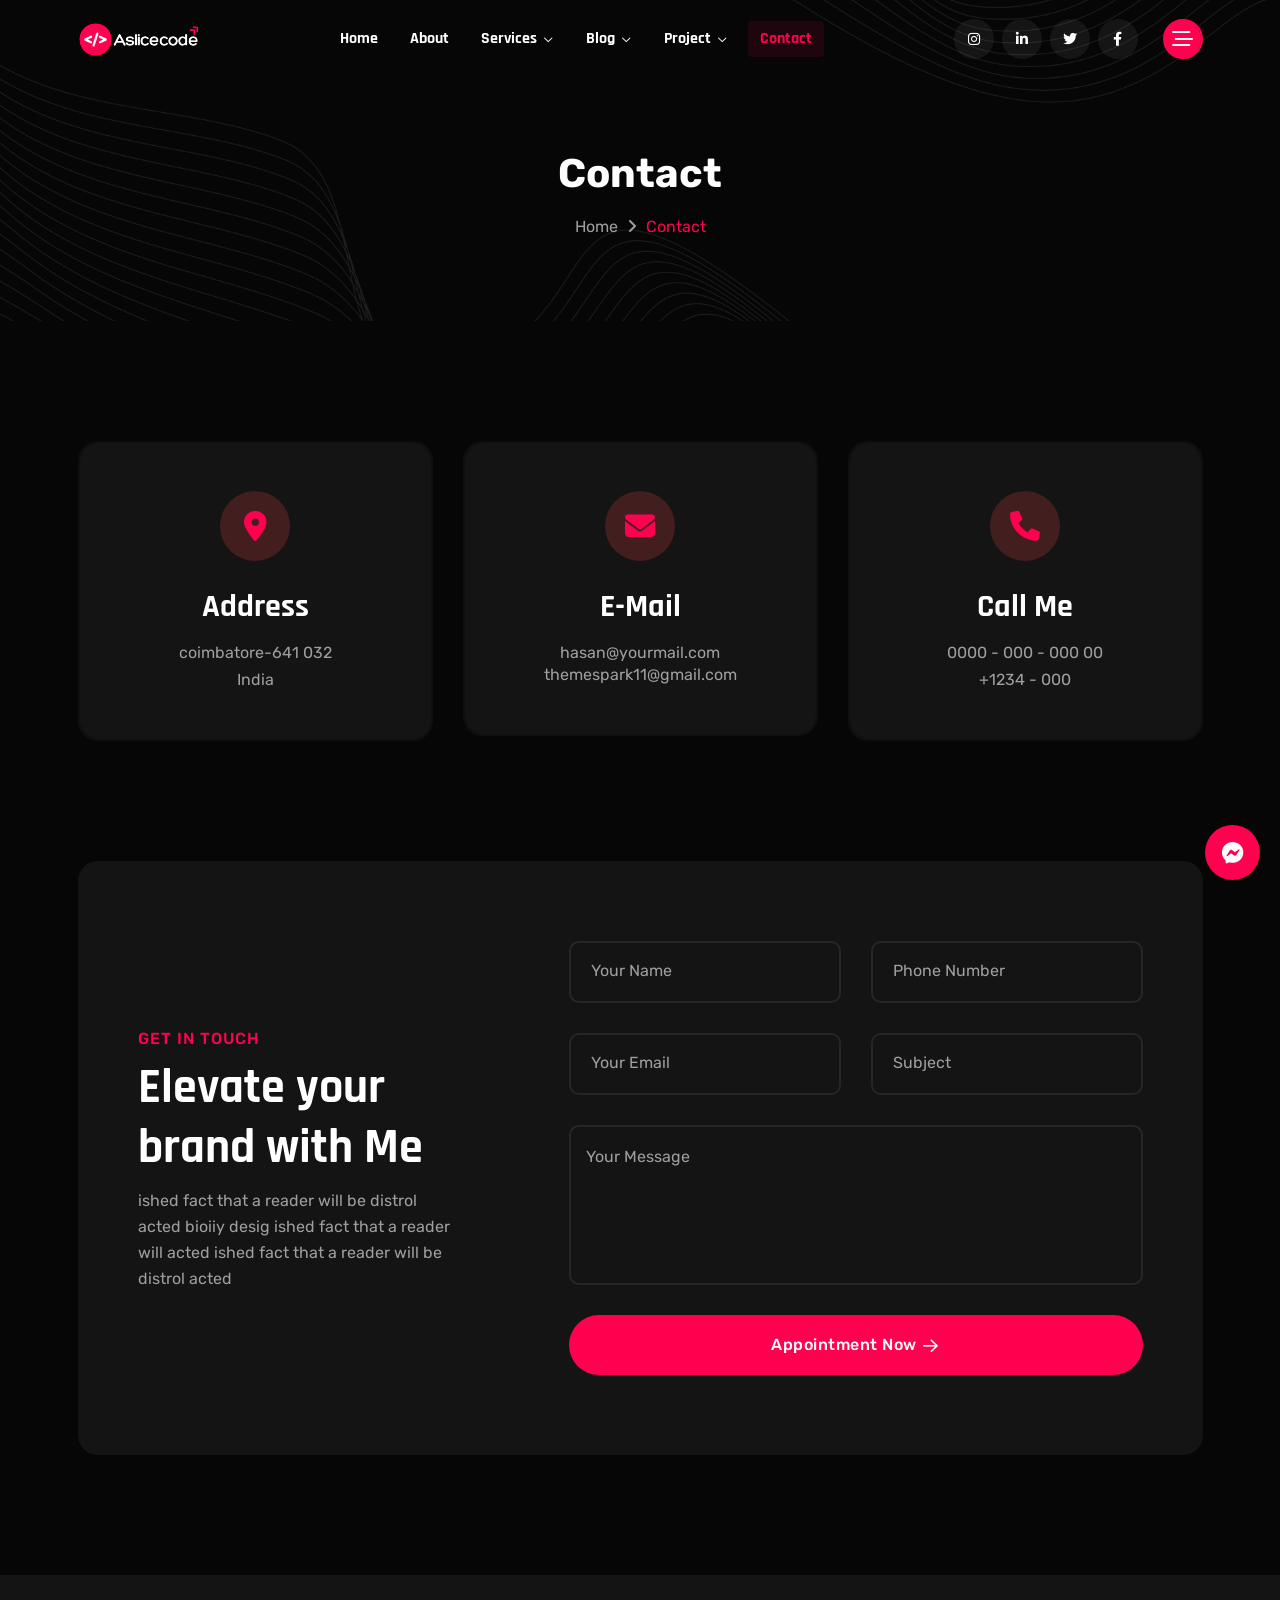
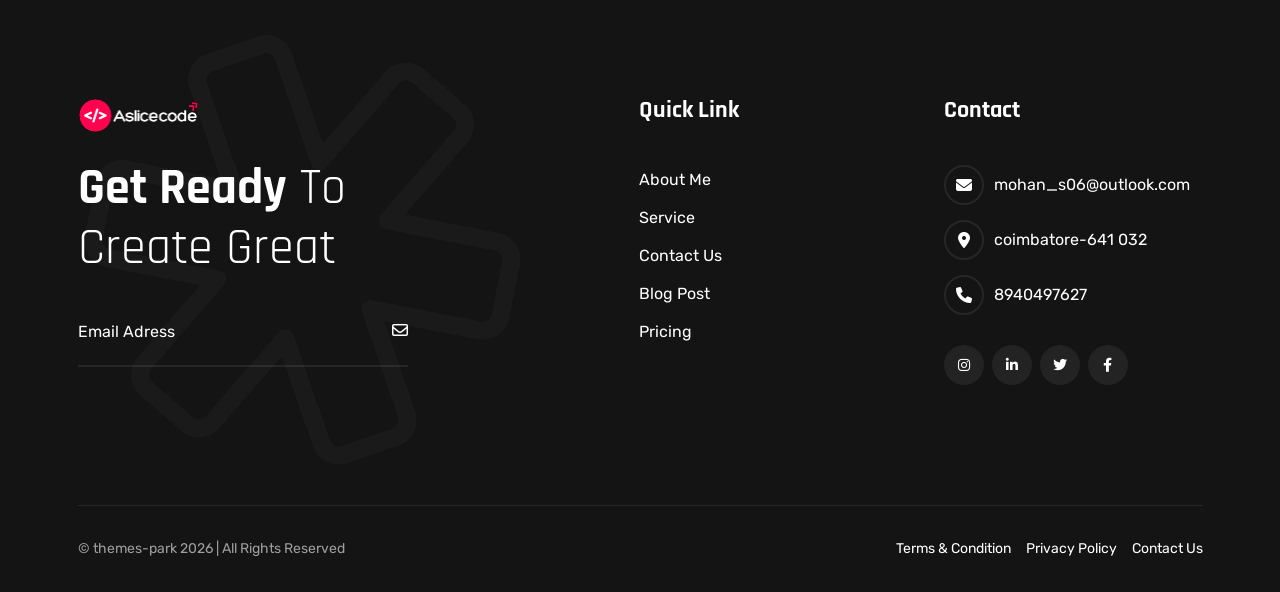
<file: contact.html>
<!DOCTYPE html>
<html lang="en">
  <!-- Mirrored from themes-park.net/product/html/reeni/contact.html by HTTrack Website Copier/3.x [XR&CO'2014], Tue, 18 Feb 2025 16:58:38 GMT -->
  <head>
    <meta charset="UTF-8" />
    <meta http-equiv="X-UA-Compatible" content="IE=edge" />
    <meta name="viewport" content="width=device-width, initial-scale=1.0" />
    <meta
      name="description"
      content="Reeni is a modern personal portfolio template for designers, developers, content writer, cleaner, programmer, fashion designer, model, Influencer and freelancers. Fully responsive, SEO-friendly, Bootstrap and easy to customize."
    />
    <link
      rel="shortcut icon"
      type="image/x-icon"
      href="assets/images/favicon.svg"
    />
    <title>
      Contact Mohan - Personal Portfolio HTML Template | Freelancer & Developer
      Portfolio
    </title>
    <!-- Bootstrap min css -->
    <link rel="stylesheet" href="assets/css/vendor/fontawesome.css" />
    <link rel="stylesheet" href="assets/css/plugins/swiper.css" />
    <link rel="stylesheet" href="assets/css/plugins/odometer.css" />
    <link rel="stylesheet" href="assets/css/vendor/animate.min.css" />
    <link rel="stylesheet" href="assets/css/vendor/bootstrap.min.css" />
    <!-- custom css -->
    <link rel="stylesheet" href="assets/css/style.css" />
  </head>

  <body>
    <!-- tpm-header-area start -->
    <header
      class="tmp-header-area-start header-one header--sticky header--transparent"
    >
      <div class="container">
        <div class="row">
          <div class="col-lg-12">
            <div class="header-content">
              <div class="logo">
                <a href="index.html">
                  <img
                    class="logo-dark"
                    src="assets/images/logo/white-logo-reeni.png"
                    alt="Reeni - Personal Portfolio HTML Template for developers and freelancers"
                  />
                  <img
                    class="logo-white"
                    src="assets/images/logo/logo-white.png"
                    alt="Reeni - Personal Portfolio HTML Template for developers and freelancers"
                  />
                </a>
              </div>
              <nav class="tmp-mainmenu-nav d-none d-xl-block">
                <ul class="tmp-mainmenu">
                  <li>
                    <a href="#">Home </a>
                    <!-- <ul class="submenu">
            <li><a href="index.html">Home 01</a></li>
            <li><a href="index-02.html">Home 02</a></li>
            <li><a href="index-03.html">Home 03</a></li>
            <li><a href="index-04.html">Home 04</a></li>
            <li><a href="index-05.html">Home 05</a></li>
            <li><a href="index-06.html">Home 06</a></li>
            <li><a href="index-07.html">Home 07</a></li>
            <li><a href="index-08.html">Home 08</a></li>
            <li><a href="index-09.html">Home 09</a></li>
            <li><a href="index-10.html">Home 10</a></li>
            <li><a href="index-11.html">Home 11</a></li>
            <li><a href="index-12.html">Home 12</a></li>
            <li><a href="index-13.html">Home 13</a></li>
        </ul> -->
                  </li>
                  <li>
                    <a href="about.html">About</a>
                  </li>
                  <li class="has-dropdown">
                    <a href="#"
                      >Services
                      <i class="fa-regular fa-chevron-down"></i>
                    </a>
                    <ul class="submenu">
                      <li><a href="service.html">Service</a></li>
                      <li>
                        <a href="service-details.html">Service Details</a>
                      </li>
                    </ul>
                  </li>
                  <li class="has-dropdown">
                    <a href="#"
                      >Blog
                      <i class="fa-regular fa-chevron-down"></i>
                    </a>
                    <ul class="submenu">
                      <li><a href="blog.html">Blog Classic</a></li>
                      <li><a href="blog-details.html">Blog Details</a></li>
                    </ul>
                  </li>
                  <li class="has-dropdown">
                    <a href="#"
                      >Project
                      <i class="fa-regular fa-chevron-down"></i>
                    </a>
                    <ul class="submenu">
                      <li><a href="project.html">Project</a></li>
                      <li>
                        <a href="project-details.html">Project Details</a>
                      </li>
                    </ul>
                  </li>
                  <li>
                    <a href="contact.html">Contact</a>
                  </li>
                </ul>
              </nav>
              <div class="tmp-header-right">
                <div class="social-share-wrapper d-none d-md-block">
                  <div class="social-link">
                    <a href="#"><i class="fa-brands fa-instagram"></i></a>
                    <a href="#"><i class="fa-brands fa-linkedin-in"></i></a>
                    <a href="#"><i class="fa-brands fa-twitter"></i></a>
                    <a href="#"><i class="fa-brands fa-facebook-f"></i></a>
                  </div>
                </div>
                <div class="actions-area">
                  <div class="tmp-side-collups-area d-none d-xl-block">
                    <button class="tmp-menu-bars tmp_button_active">
                      <i class="fa-regular fa-bars-staggered"></i>
                    </button>
                  </div>
                  <div class="tmp-side-collups-area d-block d-xl-none">
                    <button class="tmp-menu-bars humberger_menu_active">
                      <i class="fa-regular fa-bars-staggered"></i>
                    </button>
                  </div>
                </div>
              </div>
            </div>
          </div>
        </div>
      </div>
    </header>
    <!-- tpm-header-area end -->

    <div class="d-none d-xl-block">
      <div class="tmp-sidebar-area tmp_side_bar">
        <div class="inner">
          <div class="top-area">
            <a href="index.html" class="logo">
              <img
                class="logo-dark"
                src="assets/images/logo/white-logo-reeni.png"
                alt="Reeni - Personal Portfolio HTML Template for developers and freelancers"
              />
              <img
                class="logo-white"
                src="assets/images/logo/logo-white.png"
                alt="Reeni - Personal Portfolio HTML Template for developers and freelancers"
              />
            </a>
            <div class="close-icon-area">
              <button class="tmp-round-action-btn close_side_menu_active">
                <i class="fa-sharp fa-light fa-xmark"></i>
              </button>
            </div>
          </div>
          <div class="content-wrapper">
            <div class="image-area-feature">
              <a href="index.html">
                <img src="assets/images/logo/man.png" alt="personal-logo" />
              </a>
            </div>
            <h5 class="title mt--30">
              Freelancer delivering exceptional Webflow, and Next.js solutions.
            </h5>
            <p class="disc">
              I am a skilled freelancer specializing in Webflow development,
              Figma design, and Next.js projects. I deliver creative, dynamic,
              and user-centric web solutions.
            </p>
            <div class="short-contact-area">
              <!-- single contact information -->
              <div class="single-contact">
                <i class="fa-solid fa-phone"></i>
                <div class="information tmp-link-animation">
                  <span>Call Now</span>
                  <a href="#" class="number">+91 89404-97627</a>
                </div>
              </div>
              <!-- single contact information end -->

              <!-- single contact information -->
              <div class="single-contact">
                <i class="fa-solid fa-envelope"></i>
                <div class="information tmp-link-animation">
                  <span>Mail Us</span>
                  <a href="#" class="number">mohan_s@outlook.com</a>
                </div>
              </div>
              <!-- single contact information end -->

              <!-- single contact information -->
              <div class="single-contact">
                <i class="fa-solid fa-location-crosshairs"></i>
                <div class="information tmp-link-animation">
                  <span>My Address</span>
                  <span class="number">66 Broklyant, New York 3269</span>
                </div>
              </div>
              <!-- single contact information end -->
            </div>
            <!-- social area start -->
            <div class="social-wrapper mt--20">
              <span class="subtitle">find with me</span>
              <div class="social-link">
                <a href="#"><i class="fa-brands fa-instagram"></i></a>
                <a href="#"><i class="fa-brands fa-linkedin-in"></i></a>
                <a href="#"><i class="fa-brands fa-twitter"></i></a>
                <a href="#"><i class="fa-brands fa-facebook-f"></i></a>
              </div>
            </div>
            <!-- social area end -->
          </div>
        </div>
      </div>
      <a
        class="overlay_close_side_menu close_side_menu_active"
        href="javascript:void(0);"
      ></a>
    </div>

    <div class="d-block d-xl-none">
      <div class="tmp-popup-mobile-menu">
        <div class="inner">
          <div class="header-top">
            <div class="logo">
              <a href="index.html" class="logo-area">
                <img
                  class="logo-dark"
                  src="assets/images/logo/white-logo-reeni.png"
                  alt="Reeni - Personal Portfolio HTML Template for developers and freelancers"
                />
                <img
                  class="logo-white"
                  src="assets/images/logo/logo-white.png"
                  alt="Reeni - Personal Portfolio HTML Template for developers and freelancers"
                />
              </a>
            </div>
            <div class="close-menu">
              <button class="close-button tmp-round-action-btn">
                <i class="fa-sharp fa-light fa-xmark"></i>
              </button>
            </div>
          </div>
          <ul class="tmp-mainmenu">
            <li>
              <a href="#">Home </a>
              <!-- <ul class="submenu">
            <li><a href="index.html">Home 01</a></li>
            <li><a href="index-02.html">Home 02</a></li>
            <li><a href="index-03.html">Home 03</a></li>
            <li><a href="index-04.html">Home 04</a></li>
            <li><a href="index-05.html">Home 05</a></li>
            <li><a href="index-06.html">Home 06</a></li>
            <li><a href="index-07.html">Home 07</a></li>
            <li><a href="index-08.html">Home 08</a></li>
            <li><a href="index-09.html">Home 09</a></li>
            <li><a href="index-10.html">Home 10</a></li>
            <li><a href="index-11.html">Home 11</a></li>
            <li><a href="index-12.html">Home 12</a></li>
            <li><a href="index-13.html">Home 13</a></li>
        </ul> -->
            </li>
            <li>
              <a href="about.html">About</a>
            </li>
            <li class="has-dropdown">
              <a href="#"
                >Services
                <i class="fa-regular fa-chevron-down"></i>
              </a>
              <ul class="submenu">
                <li><a href="service.html">Service</a></li>
                <li><a href="service-details.html">Service Details</a></li>
              </ul>
            </li>
            <li class="has-dropdown">
              <a href="#"
                >Blog
                <i class="fa-regular fa-chevron-down"></i>
              </a>
              <ul class="submenu">
                <li><a href="blog.html">Blog Classic</a></li>
                <li><a href="blog-details.html">Blog Details</a></li>
              </ul>
            </li>
            <li class="has-dropdown">
              <a href="#"
                >Project
                <i class="fa-regular fa-chevron-down"></i>
              </a>
              <ul class="submenu">
                <li><a href="project.html">Project</a></li>
                <li><a href="project-details.html">Project Details</a></li>
              </ul>
            </li>
            <li>
              <a href="contact.html">Contact</a>
            </li>
          </ul>

          <div class="social-wrapper mt--40">
            <span class="subtitle">find with me</span>
            <div class="social-link">
              <a href="#"><i class="fa-brands fa-instagram"></i></a>
              <a href="#"><i class="fa-brands fa-linkedin-in"></i></a>
              <a href="#"><i class="fa-brands fa-twitter"></i></a>
              <a href="#"><i class="fa-brands fa-facebook-f"></i></a>
            </div>
          </div>
          <!-- social area end -->
        </div>
      </div>
    </div>

    <!-- Breadcrumb Area Start -->
    <div class="breadcrumb-area breadcrumb-bg">
      <div class="container">
        <div class="row">
          <div class="col-lg-12">
            <div class="breadcrumb-inner text-center">
              <h1 class="title split-collab">Contact</h1>
              <ul class="page-list">
                <li class="tmp-breadcrumb-item">
                  <a href="https://themes-park.net/">Home</a>
                </li>
                <li class="icon"><i class="fa-solid fa-angle-right"></i></li>
                <li class="tmp-breadcrumb-item active">Contact</li>
              </ul>
            </div>
          </div>
        </div>
      </div>
    </div>
    <!-- Breadcrumb Area End -->
    <div class="contact-area-wrapper tmp-section-gap">
      <div class="container">
        <div class="contact-info-wrap">
          <div class="row">
            <div class="col-lg-4 col-md-6">
              <div
                class="contact-info tmp-scroll-trigger tmponhover tmp-fade-in animation-order-1"
              >
                <div class="contact-icon">
                  <i class="fa-solid fa-location-dot"></i>
                </div>
                <h3 class="title">Address</h3>
                <p class="para">coimbatore-641 032</p>
                <p class="para">India</p>
              </div>
            </div>
            <div class="col-lg-4 col-md-6">
              <div
                class="contact-info tmp-scroll-trigger tmponhover tmp-fade-in animation-order-2"
              >
                <div class="contact-icon">
                  <i class="fa-solid fa-envelope"></i>
                </div>
                <h3 class="title">E-mail</h3>
                <a href="mailto:mohan_s06@outlook.com">
                  <p class="para">hasan@yourmail.com</p>
                </a>
                <a href="mailto:mohan_s06@outlook.com">
                  <p class="para">themespark11@gmail.com</p>
                </a>
              </div>
            </div>
            <div class="col-lg-4 col-md-6">
              <div
                class="contact-info tmp-scroll-trigger tmponhover tmp-fade-in animation-order-3"
              >
                <div class="contact-icon">
                  <i class="fa-solid fa-phone"></i>
                </div>
                <h3 class="title">Call Me</h3>
                <p class="para">0000 - 000 - 000 00</p>
                <p class="para">+1234 - 000</p>
              </div>
            </div>
          </div>
        </div>
      </div>

      <!-- Tpm Get In touch start -->
      <section class="get-in-touch-area tmp-section-gapTop">
        <div class="container">
          <div class="contact-get-in-touch-wrap">
            <div class="get-in-touch-wrapper tmponhover">
              <div class="row g-5 align-items-center">
                <div class="col-lg-5">
                  <div class="section-head text-align-left">
                    <div
                      class="section-sub-title tmp-scroll-trigger tmp-fade-in animation-order-1"
                    >
                      <span class="subtitle">GET IN TOUCH</span>
                    </div>
                    <h2
                      class="title split-collab tmp-scroll-trigger tmp-fade-in animation-order-2"
                    >
                      Elevate your brand with Me
                    </h2>
                    <p
                      class="description tmp-scroll-trigger tmp-fade-in animation-order-3"
                    >
                      ished fact that a reader will be distrol acted bioiiy
                      desig ished fact that a reader will acted ished fact that
                      a reader will be distrol acted
                    </p>
                  </div>
                </div>
                <div class="col-lg-7">
                  <div class="contact-inner">
                    <div class="contact-form">
                      <div id="form-messages" class="error"></div>
                      <form
                        class="tmp-dynamic-form"
                        id="contact-form"
                        method="POST"
                        action="https://themes-park.net/product/html/reeni/mailer.php"
                      >
                        <div class="contact-form-wrapper row">
                          <div class="col-lg-6">
                            <div class="form-group">
                              <input
                                class="input-field"
                                name="name"
                                id="contact-name"
                                placeholder="Your Name"
                                type="text"
                                required
                              />
                            </div>
                          </div>

                          <div class="col-lg-6">
                            <div class="form-group">
                              <input
                                class="input-field"
                                id="contact-phone"
                                placeholder="Phone Number"
                                type="number"
                                required
                              />
                            </div>
                          </div>

                          <div class="col-lg-6">
                            <div class="form-group">
                              <input
                                class="input-field"
                                id="contact-email"
                                name="email"
                                placeholder="Your Email"
                                type="email"
                                required
                              />
                            </div>
                          </div>

                          <div class="col-lg-6">
                            <div class="form-group">
                              <input
                                class="input-field"
                                type="text"
                                id="subject"
                                name="subject"
                                placeholder="Subject"
                              />
                            </div>
                          </div>

                          <div class="col-lg-12">
                            <div class="form-group">
                              <textarea
                                class="input-field"
                                placeholder="Your Message"
                                name="message"
                                id="contact-message"
                                required
                              ></textarea>
                            </div>
                          </div>

                          <div class="col-lg-12">
                            <div class="tmp-button-here">
                              <button
                                class="tmp-btn hover-icon-reverse radius-round w-100"
                                name="submit"
                                type="submit"
                                id="submit"
                              >
                                <span class="icon-reverse-wrapper">
                                  <span class="btn-text">Appointment Now</span>
                                  <span class="btn-icon"
                                    ><i
                                      class="fa-sharp fa-regular fa-arrow-right"
                                    ></i
                                  ></span>
                                  <span class="btn-icon"
                                    ><i
                                      class="fa-sharp fa-regular fa-arrow-right"
                                    ></i
                                  ></span>
                                </span>
                              </button>
                            </div>
                          </div>
                        </div>
                      </form>
                    </div>
                  </div>
                </div>
              </div>
            </div>
          </div>
        </div>
      </section>
      <!-- Tpm Get In touch End -->
    </div>
    <!-- Start Footer Area  -->
    <footer class="footer-area footer-style-one-wrapper tmp-section-gap">
      <div class="container">
        <div class="footer-main footer-style-one">
          <div class="row g-5">
            <div class="col-lg-5 col-md-6">
              <div class="single-footer-wrapper border-right mr--20">
                <div class="logo">
                  <a href="index.html">
                    <img
                      src="assets/images/logo/white-logo-reeni.png"
                      alt="Reeni - Personal Portfolio HTML Template for developers and freelancers"
                    />
                  </a>
                </div>
                <p class="description">
                  <span>Get Ready</span> To <br />
                  Create Great
                </p>
                <form action="#" class="newsletter-form-1 mt--40">
                  <input type="email" placeholder="Email Adress" />
                  <span class="form-icon"
                    ><i class="fa-regular fa-envelope"></i
                  ></span>
                </form>
              </div>
            </div>
            <div class="col-lg-4 col-md-6">
              <div class="single-footer-wrapper quick-link-wrap">
                <h5 class="ft-title">Quick Link</h5>
                <ul class="ft-link tmp-link-animation">
                  <li>
                    <a href="about.html">About Me</a>
                  </li>
                  <li>
                    <a href="team.html">Service</a>
                  </li>
                  <li>
                    <a href="service.html">Contact Us</a>
                  </li>
                  <li>
                    <a href="blog.html">Blog Post</a>
                  </li>
                  <li>
                    <a href="contact.html">Pricing</a>
                  </li>
                </ul>
              </div>
            </div>
            <div class="col-lg-3 col-md-6">
              <div class="single-footer-wrapper contact-wrap">
                <h5 class="ft-title">Contact</h5>
                <ul class="ft-link tmp-link-animation">
                  <li>
                    <span class="ft-icon"
                      ><i class="fa-solid fa-envelope"></i></span
                    ><a href="#">mohan_s06@outlook.com</a>
                  </li>
                  <li>
                    <span class="ft-icon"
                      ><i class="fa-solid fa-location-dot"></i></span
                    >coimbatore-641 032
                  </li>
                  <li>
                    <span class="ft-icon"
                      ><i class="fa-solid fa-phone"></i></span
                    ><a href="#">8940497627</a>
                  </li>
                </ul>
                <div class="social-link footer">
                  <a href="#"><i class="fa-brands fa-instagram"></i></a>
                  <a href="#"><i class="fa-brands fa-linkedin-in"></i></a>
                  <a href="#"><i class="fa-brands fa-twitter"></i></a>
                  <a href="#"><i class="fa-brands fa-facebook-f"></i></a>
                </div>
              </div>
            </div>
          </div>
        </div>
      </div>
      <div class="footer-bg-img">
        <img src="assets/images/footer/footer-bg-img.png" alt="footer-img" />
      </div>
    </footer>
    <div class="copyright-area-one">
      <div class="container">
        <div class="row">
          <div class="col-lg-12">
            <div class="main-wrapper">
              <p class="copy-right-para">
                © themes-park
                <script>
                  document.write(new Date().getFullYear());
                </script>
                | All Rights Reserved
              </p>
              <ul>
                <li><a href="#">Terms & Condition</a></li>
                <li><a href="#">Privacy Policy</a></li>
                <li><a href="#">Contact Us</a></li>
              </ul>
            </div>
          </div>
        </div>
      </div>
    </div>
    <!-- End Footer Area  -->

    <!-- ready chatting option via email -->
    <div class="ready-chatting-option tmp-ready-chat">
      <input type="checkbox" id="click" />
      <label for="click">
        <i class="fab fa-facebook-messenger"></i>
        <i class="fas fa-times"></i>
      </label>
      <div class="wrapper">
        <div class="head-text">Let's chat with me? - Online</div>
        <div class="chat-box">
          <div class="desc-text">
            Please fill out the form below to start chatting with me directly.
          </div>
          <form class="tmp-dynamic-form" action="#">
            <div class="field">
              <input
                class="input-field"
                name="name"
                placeholder="Your Name"
                type="text"
                required
              />
            </div>
            <div class="field">
              <input
                class="input-field"
                name="email"
                placeholder="Your Email"
                type="email"
                required
              />
            </div>
            <div class="field textarea">
              <textarea
                class="input-field"
                placeholder="Your Message"
                name="message"
                required
              ></textarea>
            </div>
            <div class="field">
              <button name="submit" type="submit">Send Message</button>
            </div>
          </form>
        </div>
      </div>
    </div>
    <!-- ready chatting option via email end -->
    <!-- progress area start -->
    <div class="scrollToTop" style="display: block">
      <div class="arrowUp">
        <i class="fa-light fa-arrow-up"></i>
      </div>
      <div class="water" style="transform: translate(0px, 87%)">
        <svg viewBox="0 0 560 20" class="water_wave water_wave_back">
          <use xlink:href="#wave"></use>
        </svg>
        <svg viewBox="0 0 560 20" class="water_wave water_wave_front">
          <use xlink:href="#wave"></use>
        </svg>
        <svg
          version="1.1"
          xmlns="http://www.w3.org/2000/svg"
          xmlns:xlink="http://www.w3.org/1999/xlink"
          viewBox="0 0 560 20"
          style="display: none"
        >
          <symbol id="wave">
            <path
              d="M420,20c21.5-0.4,38.8-2.5,51.1-4.5c13.4-2.2,26.5-5.2,27.3-5.4C514,6.5,518,4.7,528.5,2.7c7.1-1.3,17.9-2.8,31.5-2.7c0,0,0,0,0,0v20H420z"
              fill="#FF014F"
            ></path>
            <path
              d="M420,20c-21.5-0.4-38.8-2.5-51.1-4.5c-13.4-2.2-26.5-5.2-27.3-5.4C326,6.5,322,4.7,311.5,2.7C304.3,1.4,293.6-0.1,280,0c0,0,0,0,0,0v20H420z"
              fill="#FF014F"
            ></path>
            <path
              d="M140,20c21.5-0.4,38.8-2.5,51.1-4.5c13.4-2.2,26.5-5.2,27.3-5.4C234,6.5,238,4.7,248.5,2.7c7.1-1.3,17.9-2.8,31.5-2.7c0,0,0,0,0,0v20H140z"
              fill="#FF014F"
            ></path>
            <path
              d="M140,20c-21.5-0.4-38.8-2.5-51.1-4.5c-13.4-2.2-26.5-5.2-27.3-5.4C46,6.5,42,4.7,31.5,2.7C24.3,1.4,13.6-0.1,0,0c0,0,0,0,0,0l0,20H140z"
              fill="#FF014F"
            ></path>
          </symbol>
        </svg>
      </div>
    </div>
    <!-- progress area end -->
    <!-- <div class="tmp-right-demo">
    <button class="demo-button">
        <p class="mb--0">48</p>
        <span class="text">Demos</span>
    </button>
</div> -->

    <script src="assets/js/vendor/jquery.js"></script>
    <script src="assets/js/vendor/jquery-ui.min.js"></script>
    <script src="assets/js/vendor/waypoints.min.js"></script>

    <script src="assets/js/plugins/odometer.js"></script>
    <script src="assets/js/vendor/appear.js"></script>

    <script src="assets/js/vendor/jquery-one-page-nav.js"></script>
    <script src="assets/js/plugins/swiper.js"></script>

    <script src="assets/js/plugins/gsap.js"></script>
    <script src="assets/js/plugins/splittext.js"></script>
    <script src="assets/js/plugins/scrolltigger.js"></script>
    <script src="assets/js/plugins/scrolltoplugins.js"></script>
    <script src="assets/js/plugins/smoothscroll.js"></script>
    <!-- bootstrap Js-->
    <script src="assets/js/vendor/bootstrap.min.js"></script>
    <script src="assets/js/vendor/waw.js"></script>
    <script src="assets/js/plugins/isotop.js"></script>
    <script src="assets/js/plugins/animation.js"></script>
    <script src="assets/js/plugins/contact.form.js"></script>
    <script src="assets/js/vendor/backtop.js"></script>
    <script src="assets/js/plugins/text-type.js"></script>
    <!-- custom Js -->
    <script src="assets/js/main.js"></script>
  </body>

  <!-- Mirrored from themes-park.net/product/html/reeni/contact.html by HTTrack Website Copier/3.x [XR&CO'2014], Tue, 18 Feb 2025 16:58:38 GMT -->
</html>
</file>
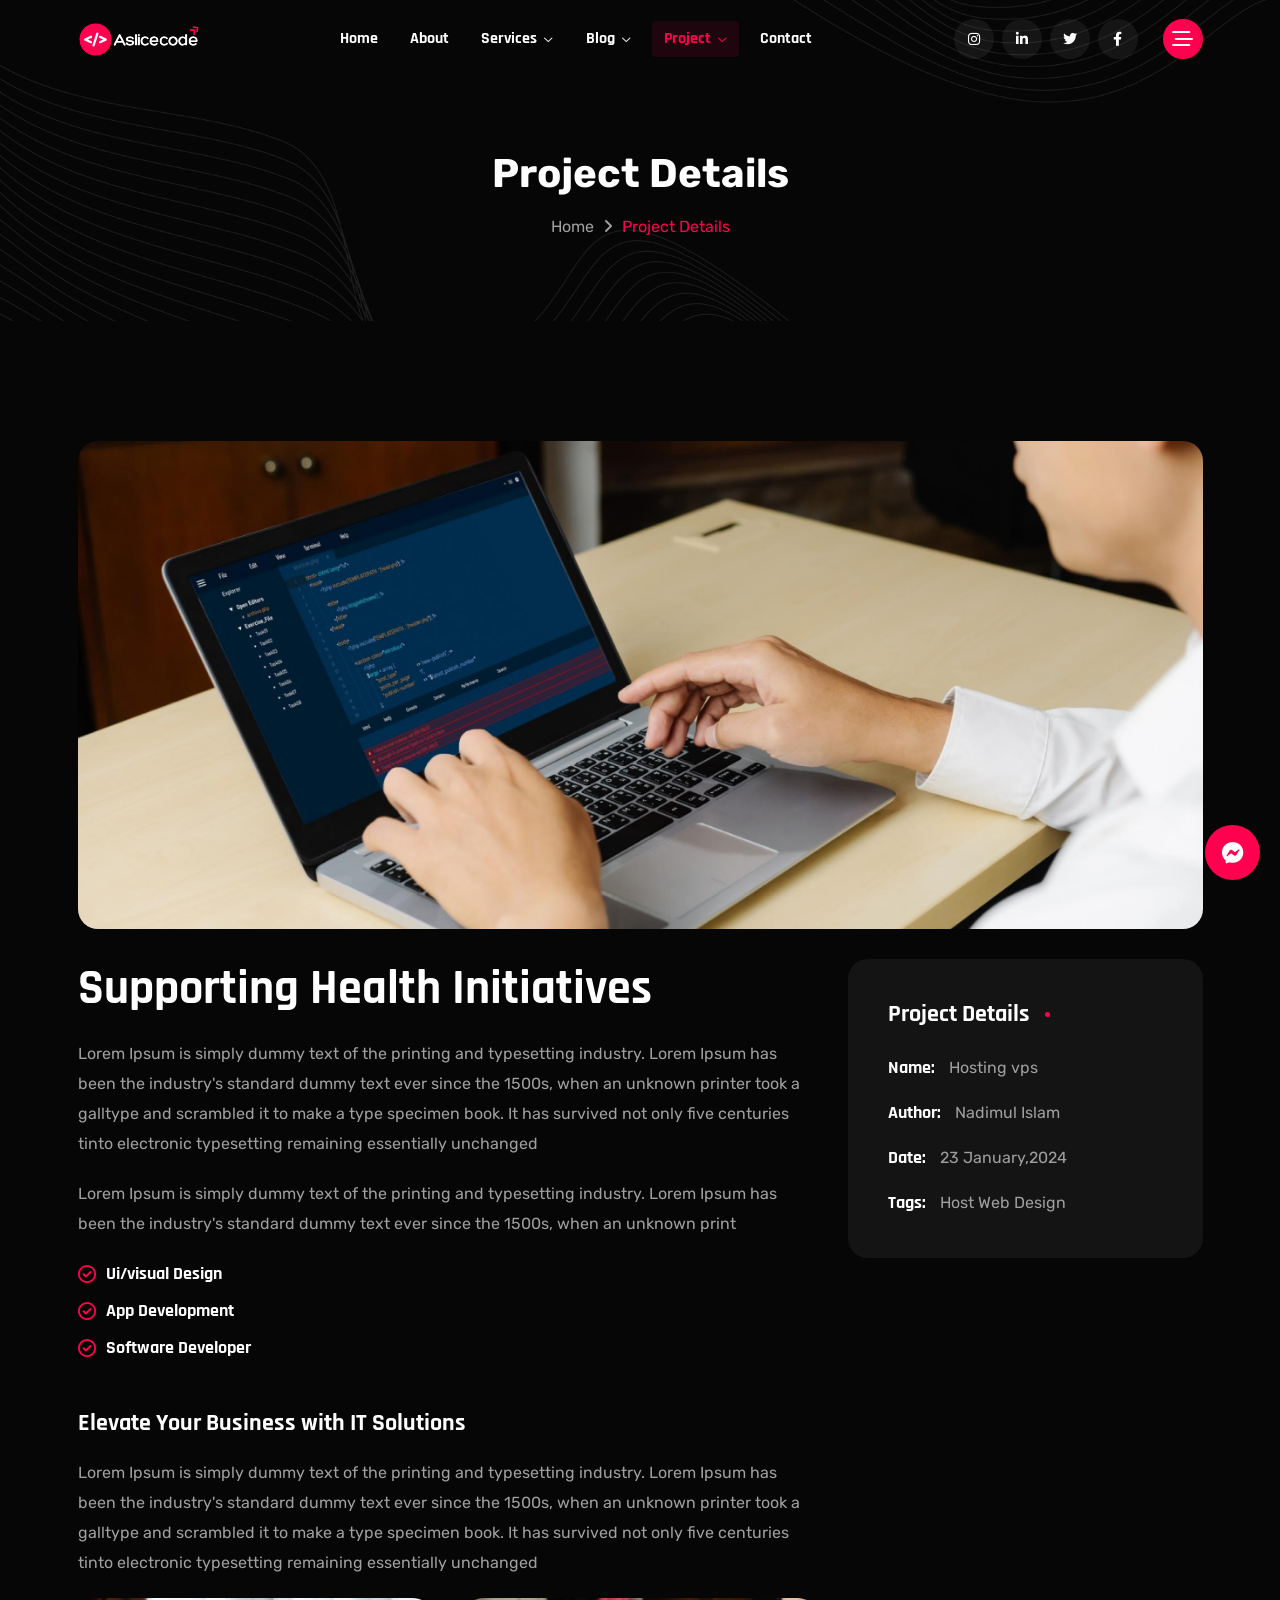
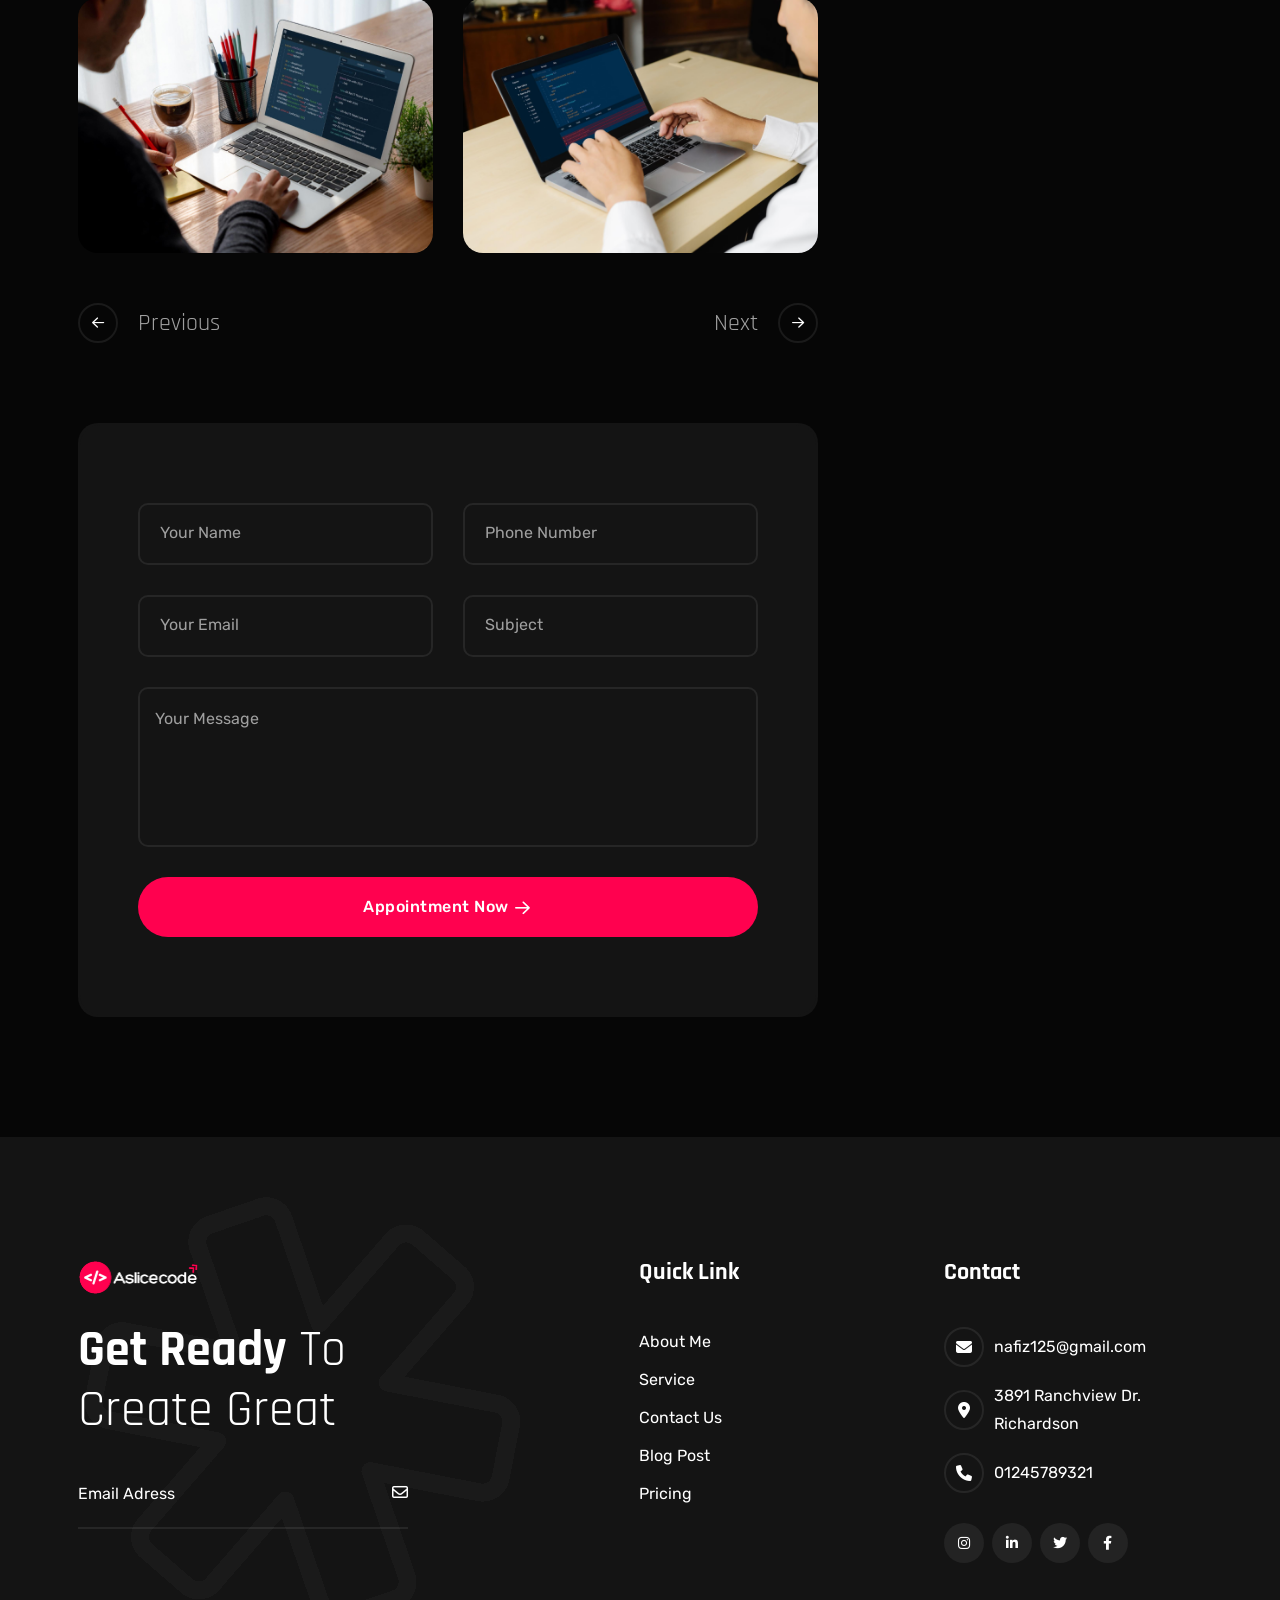
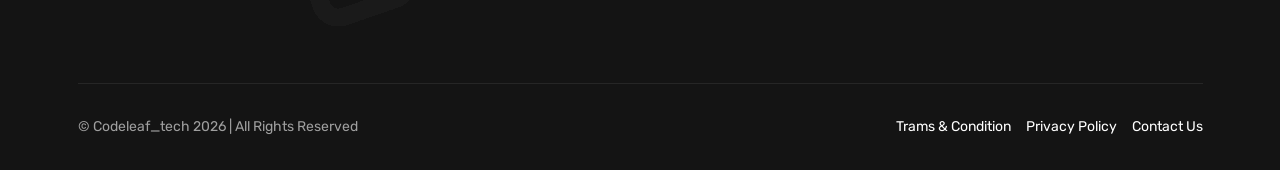
<file: project-details.html>
<!DOCTYPE html>
<html lang="en">

<head>
    <meta charset="UTF-8">
    <meta http-equiv="X-UA-Compatible" content="IE=edge">
    <meta name="viewport" content="width=device-width, initial-scale=1.0">
    <meta name="description" content="Reeni is a modern personal portfolio template for designers, developers, content writer, cleaner, programmer, fashion designer, model, Influencer and freelancers. Fully responsive, SEO-friendly, Bootstrap and easy to customize.">
    <link rel="shortcut icon" type="image/x-icon" href="assets/images/favicon.svg">
    <title>Project Details Asllicecode - Personal Portfolio HTML Template | Freelancer & Developer Portfolio</title>
    <!-- Bootstrap min css -->
    <link rel="stylesheet" href="assets/css/vendor/fontawesome.css">
    <link rel="stylesheet" href="assets/css/plugins/swiper.css">
    <link rel="stylesheet" href="assets/css/plugins/odometer.css">
    <link rel="stylesheet" href="assets/css/vendor/animate.min.css">
    <link rel="stylesheet" href="assets/css/vendor/bootstrap.min.css">
    <!-- custom css -->
    <link rel="stylesheet" href="assets/css/style.css">
</head>

<body>

    <!-- tpm-header-area start -->
    <header class="tmp-header-area-start header-one header--sticky header--transparent">
        <div class="container">
            <div class="row">
                <div class="col-lg-12">
                    <div class="header-content">
                        <div class="logo">
                            <a href="index.html">
                                <img class="logo-dark" src="assets/images/logo/white-logo-reeni.png" alt="">
                                <img class="logo-white" src="assets/images/logo/logo-white.png" alt="">
                            </a>
                        </div>
                        <nav class="tmp-mainmenu-nav d-none d-xl-block">
                            <ul class="tmp-mainmenu">
                                <li>
                                    <a href="#">Home
                                    </a>
                                    <!-- <ul class="submenu">
            <li><a href="index.html">Home 01</a></li>
            <li><a href="index-02.html">Home 02</a></li>
            <li><a href="index-03.html">Home 03</a></li>
            <li><a href="index-04.html">Home 04</a></li>
            <li><a href="index-05.html">Home 05</a></li>
            <li><a href="index-06.html">Home 06</a></li>
            <li><a href="index-07.html">Home 07</a></li>
            <li><a href="index-08.html">Home 08</a></li>
            <li><a href="index-09.html">Home 09</a></li>
            <li><a href="index-10.html">Home 10</a></li>
            <li><a href="index-11.html">Home 11</a></li>
            <li><a href="index-12.html">Home 12</a></li>
            <li><a href="index-13.html">Home 13</a></li>
        </ul> -->
                                </li>
                                <li>
                                    <a href="about.html">About</a>
                                </li>
                                <li class="has-dropdown">
                                    <a href="#">Services
                                        <i class="fa-regular fa-chevron-down"></i>
                                    </a>
                                    <ul class="submenu">
                                        <li><a href="service.html">Service</a></li>
                                        <li><a href="service-details.html">Service Details</a></li>
                                    </ul>
                                </li>
                                <li class="has-dropdown">
                                    <a href="#">Blog
                                        <i class="fa-regular fa-chevron-down"></i>
                                    </a>
                                    <ul class="submenu">
                                        <li><a href="blog.html">Blog Classic</a></li>
                                        <li><a href="blog-details.html">Blog Details</a></li>
                                    </ul>
                                </li>
                                <li class="has-dropdown">
                                    <a href="#">Project
                                        <i class="fa-regular fa-chevron-down"></i>
                                    </a>
                                    <ul class="submenu">
                                        <li><a href="project.html">Project</a></li>
                                        <li><a href="project-details.html">Project Details</a></li>
                                    </ul>
                                </li>
                                <li>
                                    <a href="contact.html">Contact</a>
                                </li>
                            </ul>

                        </nav>
                        <div class="tmp-header-right">
                            <div class="social-share-wrapper d-none d-md-block">
                                <div class="social-link">
                                    <a href="#"><i class="fa-brands fa-instagram"></i></a>
                                    <a href="#"><i class="fa-brands fa-linkedin-in"></i></a>
                                    <a href="#"><i class="fa-brands fa-twitter"></i></a>
                                    <a href="#"><i class="fa-brands fa-facebook-f"></i></a>
                                </div>
                            </div>
                            <div class="actions-area">
                                <div class="tmp-side-collups-area d-none d-xl-block">
                                    <button class="tmp-menu-bars tmp_button_active"><i class="fa-regular fa-bars-staggered"></i></button>
                                </div>
                                <div class="tmp-side-collups-area d-block d-xl-none">
                                    <button class="tmp-menu-bars humberger_menu_active"><i class="fa-regular fa-bars-staggered"></i></button>
                                </div>
                            </div>
                        </div>
                    </div>
                </div>
            </div>
        </div>
    </header>
    <!-- tpm-header-area end -->

    <div class="d-none d-xl-block">
        <div class="tmp-sidebar-area tmp_side_bar">
            <div class="inner">
                <div class="top-area">
                    <a href="index.html" class="logo">
                        <img class="logo-dark" src="assets/images/logo/white-logo-reeni.png" alt="">
                        <img class="logo-white" src="assets/images/logo/logo-white.png" alt="">
                    </a>
                    <div class="close-icon-area">
                        <button class="tmp-round-action-btn close_side_menu_active">
                            <i class="fa-sharp fa-light fa-xmark"></i>
                        </button>
                    </div>
                </div>
                <div class="content-wrapper">
                    <div class="image-area-feature">
                        <a href="index.html">
                            <img src="assets/images/logo/man.png" alt="personal-logo">
                        </a>
                    </div>
                    <h5 class="title mt--30">Freelancer delivering exceptional Webflow, and Next.js solutions.</h5>
                    <p class="disc">I am a skilled freelancer specializing in Webflow development, Figma design, and Next.js projects. I deliver creative, dynamic, and user-centric web solutions.
                    </p>
                    <div class="short-contact-area">
                        <!-- single contact information -->
                        <div class="single-contact">
                            <i class="fa-solid fa-phone"></i>
                            <div class="information tmp-link-animation">
                                <span>Call Now</span>
                                <a href="#" class="number">+91 89404 97627</a>
                            </div>
                        </div>
                        <!-- single contact information end -->

                        <!-- single contact information -->
                        <div class="single-contact">
                            <i class="fa-solid fa-envelope"></i>
                            <div class="information tmp-link-animation">
                                <span>Mail Us</span>
                                <a href="#" class="number">mohan_s06@outlook.com</a>
                            </div>
                        </div>
                        <!-- single contact information end -->

                        <!-- single contact information -->
                        <div class="single-contact">
                            <i class="fa-solid fa-location-crosshairs"></i>
                            <div class="information tmp-link-animation">
                                <span>My Address</span>
                                <span class="number">Coimbatore - 641 032 , India</span>
                            </div>
                        </div>
                        <!-- single contact information end -->
                    </div>
                    <!-- social area start -->
                    <div class="social-wrapper mt--20">
                        <span class="subtitle">find with me</span>
                        <div class="social-link">
                            <a href="#"><i class="fa-brands fa-instagram"></i></a>
                            <a href="#"><i class="fa-brands fa-linkedin-in"></i></a>
                            <a href="#"><i class="fa-brands fa-twitter"></i></a>
                            <a href="#"><i class="fa-brands fa-facebook-f"></i></a>
                        </div>
                    </div>
                    <!-- social area end -->
                </div>
            </div>
        </div>
        <a class="overlay_close_side_menu close_side_menu_active" href="javascript:void(0);"></a>
    </div>

    <div class="d-block d-xl-none">
        <div class="tmp-popup-mobile-menu">
            <div class="inner">
                <div class="header-top">
                    <div class="logo">
                        <a href="index.html" class="logo-area">
                            <img class="logo-dark" src="assets/images/logo/white-logo-reeni.png" alt="">
                            <img class="logo-white" src="assets/images/logo/logo-white.png" alt="">
                        </a>

                    </div>
                    <div class="close-menu">
                        <button class="close-button tmp-round-action-btn">
                            <i class="fa-sharp fa-light fa-xmark"></i>
                        </button>
                    </div>
                </div>
                <ul class="tmp-mainmenu">
                    <li>
                        <a href="#">Home
                        </a>
                        <!-- <ul class="submenu">
            <li><a href="index.html">Home 01</a></li>
            <li><a href="index-02.html">Home 02</a></li>
            <li><a href="index-03.html">Home 03</a></li>
            <li><a href="index-04.html">Home 04</a></li>
            <li><a href="index-05.html">Home 05</a></li>
            <li><a href="index-06.html">Home 06</a></li>
            <li><a href="index-07.html">Home 07</a></li>
            <li><a href="index-08.html">Home 08</a></li>
            <li><a href="index-09.html">Home 09</a></li>
            <li><a href="index-10.html">Home 10</a></li>
            <li><a href="index-11.html">Home 11</a></li>
            <li><a href="index-12.html">Home 12</a></li>
            <li><a href="index-13.html">Home 13</a></li>
        </ul> -->
                    </li>
                    <li>
                        <a href="about.html">About</a>
                    </li>
                    <li class="has-dropdown">
                        <a href="#">Services
                            <i class="fa-regular fa-chevron-down"></i>
                        </a>
                        <ul class="submenu">
                            <li><a href="service.html">Service</a></li>
                            <li><a href="service-details.html">Service Details</a></li>
                        </ul>
                    </li>
                    <li class="has-dropdown">
                        <a href="#">Blog
                            <i class="fa-regular fa-chevron-down"></i>
                        </a>
                        <ul class="submenu">
                            <li><a href="blog.html">Blog Classic</a></li>
                            <li><a href="blog-details.html">Blog Details</a></li>
                        </ul>
                    </li>
                    <li class="has-dropdown">
                        <a href="#">Project
                            <i class="fa-regular fa-chevron-down"></i>
                        </a>
                        <ul class="submenu">
                            <li><a href="project.html">Project</a></li>
                            <li><a href="project-details.html">Project Details</a></li>
                        </ul>
                    </li>
                    <li>
                        <a href="contact.html">Contact</a>
                    </li>
                </ul>


                <div class="social-wrapper mt--40">
                    <span class="subtitle">find with me</span>
                    <div class="social-link">
                        <a href="#"><i class="fa-brands fa-instagram"></i></a>
                        <a href="#"><i class="fa-brands fa-linkedin-in"></i></a>
                        <a href="#"><i class="fa-brands fa-twitter"></i></a>
                        <a href="#"><i class="fa-brands fa-facebook-f"></i></a>
                    </div>
                </div>
                <!-- social area end -->



            </div>
        </div>
    </div>

    <!-- Breadcrumb Area Start -->
    <div class="breadcrumb-area breadcrumb-bg">
        <div class="container">
            <div class="row">
                <div class="col-lg-12">
                    <div class="breadcrumb-inner text-center">
                        <h1 class="title split-collab">Project Details</h1>
                        <ul class="page-list">
                            <li class="tmp-breadcrumb-item"><a href="https://themes-park.net/">Home</a></li>
                            <li class="icon"><i class="fa-solid fa-angle-right"></i></li>
                            <li class="tmp-breadcrumb-item active">Project Details</li>
                        </ul>
                    </div>
                </div>
            </div>
        </div>
    </div>
    <!-- Breadcrumb Area End -->


    <div class="project-details-area-wrapper tmp-section-gap">
        <div class="container">
            <div class="row">
                <div class="col-lg-12">
                    <div class="project-details-thumnail-wrap">
                        <img src="assets/images/projects-details/thumnail-img.png" alt="thumbnail">
                    </div>
                </div>
                <div class="col-lg-8">
                    <div class="project-details-content-wrap">
                        <h2 class="title">Supporting Health Initiatives</h2>
                        <p class="docs">Lorem Ipsum is simply dummy text of the printing and typesetting industry. Lorem
                            Ipsum has been the industry's standard dummy text ever since the 1500s, when an unknown
                            printer took a galltype and scrambled it to make a type specimen book. It has survived not
                            only five centuries tinto electronic typesetting remaining essentially unchanged</p>
                        <p class="docs">Lorem Ipsum is simply dummy text of the printing and typesetting industry. Lorem
                            Ipsum has been the industry's standard dummy text ever since the 1500s, when an unknown
                            print</p>

                        <div class="check-box-wrap">
                            <ul>
                                <li>
                                    <h4 class="check-box-item"><span><i
                                                class="fa-solid fa-circle-check"></i></span>Ui/visual Design</h4>
                                </li>
                                <li>
                                    <h4 class="check-box-item"><span><i
                                                class="fa-solid fa-circle-check"></i></span>App Development</h4>
                                </li>
                                <li>
                                    <h4 class="check-box-item"><span><i
                                                class="fa-solid fa-circle-check"></i></span>Software Developer</h4>
                                </li>
                            </ul>
                        </div>
                        <h2 class="mini-title">Elevate Your Business with IT Solutions</h2>
                        <p class="docs">Lorem Ipsum is simply dummy text of the printing and typesetting industry. Lorem
                            Ipsum has been the industry's standard dummy text ever since the 1500s, when an unknown
                            printer took a galltype and scrambled it to make a type specimen book. It has survived not
                            only five centuries tinto electronic typesetting remaining essentially unchanged</p>
                        <div class="project-details-swiper-wrapper">
                            <div class="swiper project-details-swiper">
                                <div class="swiper-wrapper">
                                    <div class="swiper-slide">
                                        <div class="project-details-img">
                                            <img src="assets/images/projects-details/project-detials-swiper-img-1.jpg" alt="swiper-img">
                                        </div>
                                    </div>
                                    <div class="swiper-slide">
                                        <div class="project-details-img">
                                            <img src="assets/images/projects-details/project-detials-swiper-img-2.png" alt="swiper-img">
                                        </div>
                                    </div>
                                    <div class="swiper-slide">
                                        <div class="project-details-img">
                                            <img src="assets/images/projects-details/project-detials-swiper-img-1.jpg" alt="swiper-img">
                                        </div>
                                    </div>
                                </div>
                            </div>
                            <div class="project-details-swiper-btn">
                                <div class="project-swiper-button-prev"><span><i
                                            class="fa-solid fa-arrow-left"></i></span>Previous</div>
                                <div class="project-swiper-button-next">Next <span><i
                                            class="fa-solid fa-arrow-right"></i></span></div>
                            </div>
                        </div>
                    </div>
                    <!-- Tpm Get In touch start -->
                    <section class="get-in-touch-area pt--80">
                        <div class="container p-0">
                            <div class="contact-get-in-touch-wrap">
                                <div class="get-in-touch-wrapper tmponhover">
                                    <div class="row g-5 align-items-center">
                                        <div class="col-lg-12">
                                            <div class="contact-inner">
                                                <div class="contact-form">
                                                    <form class="tmp-dynamic-form" id="contact-form" method="POST" action="https://themes-park.net/product/html/reeni/mail.php">
                                                        <div class="contact-form-wrapper row">
                                                            <div class="col-lg-6">
                                                                <div class="form-group">
                                                                    <input class="input-field" name="contact-name" id="contact-name" placeholder="Your Name" type="text" required="">
                                                                </div>
                                                            </div>

                                                            <div class="col-lg-6">
                                                                <div class="form-group">
                                                                    <input class="input-field" name="contact-phone" id="contact-phone" placeholder="Phone Number" type="number" required="">
                                                                </div>
                                                            </div>

                                                            <div class="col-lg-6">
                                                                <div class="form-group">
                                                                    <input class="input-field" id="contact-email" name="contact-email" placeholder="Your Email" type="text">
                                                                </div>
                                                            </div>

                                                            <div class="col-lg-6">
                                                                <div class="form-group">
                                                                    <input class="input-field" type="text" id="subject" name="subject" placeholder="Subject">
                                                                </div>
                                                            </div>
                                                            <div class="col-lg-12">
                                                                <div class="form-group">
                                                                    <textarea class="input-field" placeholder="Your Message" name="contact-message" id="contact-message"></textarea>
                                                                </div>
                                                            </div>
                                                            <div class="col-lg-12">
                                                                <div class="tmp-button-here">
                                                                    <button class="tmp-btn hover-icon-reverse radius-round w-100" name="submit" type="submit" id="submit">
                                                                        <span class="icon-reverse-wrapper">
                                                    <span class="btn-text">Appointment Now</span>
                                                                        <span class="btn-icon"><i class="fa-sharp fa-regular fa-arrow-right"></i></span>
                                                                        <span class="btn-icon"><i class="fa-sharp fa-regular fa-arrow-right"></i></span>
                                                                        </span>
                                                                    </button>
                                                                </div>
                                                            </div>
                                                        </div>
                                                    </form>
                                                </div>
                                            </div>
                                        </div>
                                    </div>
                                </div>
                            </div>
                        </div>
                    </section>
                    <!-- Tpm Get In touch End -->
                </div>
                <div class="col-lg-4">
                    <div class="signle-side-bar project-details-area tmponhover">
                        <div class="header">
                            <h3 class="title">Project Details</h3>
                        </div>
                        <div class="body">
                            <div class="project-details-info">Name: <span>Hosting vps</span></div>
                            <div class="project-details-info">Author: <span>Nadimul Islam</span></div>
                            <div class="project-details-info">Date: <span>23 January,2024</span></div>
                            <div class="project-details-info">Tags: <span>Host Web Design</span></div>
                        </div>
                    </div>
                </div>
            </div>
        </div>
    </div>
    <!-- Start Footer Area  -->
    <footer class="footer-area footer-style-one-wrapper  tmp-section-gap">
        <div class="container">
            <div class="footer-main footer-style-one">
                <div class="row g-5">
                    <div class="col-lg-5 col-md-6">
                        <div class="single-footer-wrapper border-right mr--20">
                            <div class="logo">
                                <a href="index.html">
                                    <img src="assets/images/logo/white-logo-reeni.png" alt="">
                                </a>
                            </div>
                            <p class="description"><span>Get Ready</span> To <br> Create Great</p>
                            <form action="#" class="newsletter-form-1 mt--40">
                                <input type="email" placeholder="Email Adress">
                                <span class="form-icon"><i class="fa-regular fa-envelope"></i></span>
                            </form>
                        </div>
                    </div>
                    <div class="col-lg-4 col-md-6">
                        <div class="single-footer-wrapper quick-link-wrap">
                            <h5 class="ft-title">Quick Link</h5>
                            <ul class="ft-link tmp-link-animation">
                                <li>
                                    <a href="about.html">About Me</a>
                                </li>
                                <li>
                                    <a href="team.html">Service</a>
                                </li>
                                <li>
                                    <a href="service.html">Contact Us</a>
                                </li>
                                <li>
                                    <a href="blog.html">Blog Post</a>
                                </li>
                                <li>
                                    <a href="contact.html">Pricing</a>
                                </li>
                            </ul>
                        </div>
                    </div>
                    <div class="col-lg-3 col-md-6">
                        <div class="single-footer-wrapper contact-wrap">
                            <h5 class="ft-title">Contact </h5>
                            <ul class="ft-link tmp-link-animation">
                                <li><span class="ft-icon"><i class="fa-solid fa-envelope"></i></span><a href="#">nafiz125@gmail.com</a></li>
                                <li><span class="ft-icon"><i class="fa-solid fa-location-dot"></i></span>3891
                                    Ranchview Dr. Richardson</li>
                                <li><span class="ft-icon"><i class="fa-solid fa-phone"></i></span><a href="#">01245789321</a></li>
                            </ul>
                            <div class="social-link footer">
                                <a href="#"><i class="fa-brands fa-instagram"></i></a>
                                <a href="#"><i class="fa-brands fa-linkedin-in"></i></a>
                                <a href="#"><i class="fa-brands fa-twitter"></i></a>
                                <a href="#"><i class="fa-brands fa-facebook-f"></i></a>
                            </div>
                        </div>
                    </div>
                </div>
            </div>
        </div>
        <div class="footer-bg-img">
            <img src="assets/images/footer/footer-bg-img.png" alt="footer-img">
        </div>
    </footer>
    <div class="copyright-area-one">
        <div class="container">
            <div class="row">
                <div class="col-lg-12">
                    <div class="main-wrapper">
                        <p class="copy-right-para">© Codeleaf_tech <script>
                                document.write(new Date().getFullYear())
                            </script> | All Rights Reserved</p>
                        <ul>
                            <li><a href="#">Trams & Condition</a></li>
                            <li><a href="#">Privacy Policy</a></li>
                            <li><a href="#">Contact Us</a></li>
                        </ul>
                    </div>
                </div>
            </div>
        </div>
    </div>
    <!-- End Footer Area  -->



    <!-- ready chatting option via email -->
    <div class="ready-chatting-option tmp-ready-chat">
        <input type="checkbox" id="click">
        <label for="click">
            <i class="fab fa-facebook-messenger"></i>
            <i class="fas fa-times"></i>
        </label>
        <div class="wrapper">
            <div class="head-text">
                Let's chat with me? - Online
            </div>
            <div class="chat-box">
                <div class="desc-text">
                    Please fill out the form below to start chatting with me directly.
                </div>
                <form class="tmp-dynamic-form" action="#">
                    <div class="field">
                        <input class="input-field" name="name" placeholder="Your Name" type="text" required>
                    </div>
                    <div class="field">
                        <input class="input-field" name="email" placeholder="Your Email" type="email" required>
                    </div>
                    <div class="field textarea">
                        <textarea class="input-field" placeholder="Your Message" name="message" required></textarea>
                    </div>
                    <div class="field">
                        <button name="submit" type="submit">Send Message</button>
                    </div>
                </form>
            </div>
        </div>
    </div>
    <!-- ready chatting option via email end -->
    <!-- progress area start -->
    <div class="scrollToTop" style="display: block;">
        <div class="arrowUp">
            <i class="fa-light fa-arrow-up"></i>
        </div>
        <div class="water" style="transform: translate(0px, 87%);">
            <svg viewBox="0 0 560 20" class="water_wave water_wave_back">
                <use xlink:href="#wave"></use>
            </svg>
            <svg viewBox="0 0 560 20" class="water_wave water_wave_front">
                <use xlink:href="#wave"></use>
            </svg>
            <svg version="1.1" xmlns="http://www.w3.org/2000/svg" xmlns:xlink="http://www.w3.org/1999/xlink" viewBox="0 0 560 20" style="display: none;">
                <symbol id="wave">
                    <path d="M420,20c21.5-0.4,38.8-2.5,51.1-4.5c13.4-2.2,26.5-5.2,27.3-5.4C514,6.5,518,4.7,528.5,2.7c7.1-1.3,17.9-2.8,31.5-2.7c0,0,0,0,0,0v20H420z" fill="#FF014F"></path>
                    <path d="M420,20c-21.5-0.4-38.8-2.5-51.1-4.5c-13.4-2.2-26.5-5.2-27.3-5.4C326,6.5,322,4.7,311.5,2.7C304.3,1.4,293.6-0.1,280,0c0,0,0,0,0,0v20H420z" fill="#FF014F"></path>
                    <path d="M140,20c21.5-0.4,38.8-2.5,51.1-4.5c13.4-2.2,26.5-5.2,27.3-5.4C234,6.5,238,4.7,248.5,2.7c7.1-1.3,17.9-2.8,31.5-2.7c0,0,0,0,0,0v20H140z" fill="#FF014F"></path>
                    <path d="M140,20c-21.5-0.4-38.8-2.5-51.1-4.5c-13.4-2.2-26.5-5.2-27.3-5.4C46,6.5,42,4.7,31.5,2.7C24.3,1.4,13.6-0.1,0,0c0,0,0,0,0,0l0,20H140z" fill="#FF014F"></path>
                </symbol>
            </svg>

        </div>
    </div>
    <!-- progress area end -->
    <!-- <div class="tmp-right-demo">
    <button class="demo-button">
        <p class="mb--0">48</p>
        <span class="text">Demos</span>
    </button>
</div> -->



    <div class="demo-modal-area">
        <div class="wrapper">
            <div class="tmp-modal-inner">
                <div class="close-icon">
                    <button class="demo-close-btn"><span><i class="fa-sharp fa-light fa-xmark"></i></span></button>
                </div>
                <div class="demo-top text-center">
                    <h4 class="title">Reeni</h4>
                    <p class="subtitle">A personal portfolio website is your digital resume—a place to showcase your work,
                        skills, and achievements.</p>
                </div>
                <ul class="popuptab-area nav nav-tabs" id="popuptab" role="tablist">
                    <li class="nav-item">
                        <a class="nav-link active demo-dark" id="demodark-tab" data-bs-toggle="tab" href="#demodark" role="tab" aria-controls="demodark" aria-selected="true">Dark Demo</a>
                    </li>
                    <li class="nav-item">
                        <a class="nav-link demo-light" id="demolight-tab" data-bs-toggle="tab" href="#demolight" role="tab" aria-controls="demolight" aria-selected="false">Light Demo</a>
                    </li>
                </ul>
                <div class="tab-content" id="popuptabContent">
                    <div class="tab-pane show active" id="demodark" role="tabpanel" aria-labelledby="demodark-tab">
                        <div class="content">
                            <div class="row">

                                <!-- Start Single Content  -->
                                <div class="col-lg-4 col-md-6 col-12">
                                    <div class="single-demo">
                                        <div class="inner">
                                            <div class="thumbnail">
                                                <a href="index.html">
                                                    <img class="w-100" src="assets/images/demo/home-1.png" alt="Personal Portfolio">
                                                    <span class="overlay-content">
                                                    <span class="overlay-text">View Demo <i
                                                            class="feather-external-link"></i></span>
                                                    </span>
                                                </a>
                                            </div>
                                            <div class="inner">
                                                <h3 class="title"><a href="index.html">Main Demo</a></h3>
                                            </div>
                                        </div>
                                    </div>
                                </div>
                                <!-- End Single Content  -->

                                <!-- Start Single Content  -->
                                <div class="col-lg-4 col-md-6 col-12">
                                    <div class="single-demo">
                                        <div class="inner">
                                            <div class="thumbnail">
                                                <a href="index-02.html">
                                                    <img class="w-100" src="assets/images/demo/home-2.png" alt="Personal Portfolio">
                                                    <span class="overlay-content">
                                                    <span class="overlay-text">View Demo <i
                                                            class="feather-external-link"></i></span>
                                                    </span>
                                                </a>
                                            </div>
                                            <div class="inner">
                                                <h3 class="title"><a href="index-02.html">Demo 02</a></h3>
                                            </div>
                                        </div>
                                    </div>
                                </div>
                                <!-- End Single Content  -->

                                <!-- Start Single Content  -->
                                <div class="col-lg-4 col-md-6 col-12">
                                    <div class="single-demo">
                                        <div class="inner">
                                            <div class="thumbnail">
                                                <a href="index-03.html">
                                                    <img class="w-100" src="assets/images/demo/home-3.png" alt="Personal Portfolio">
                                                    <span class="overlay-content">
                                                    <span class="overlay-text">View Demo <i
                                                            class="feather-external-link"></i></span>
                                                    </span>
                                                </a>
                                            </div>
                                            <div class="inner">
                                                <h3 class="title"><a href="index-03.html">Demo 03</a></h3>
                                            </div>
                                        </div>
                                    </div>
                                </div>
                                <!-- End Single Content  -->

                                <!-- Start Single Content  -->
                                <div class="col-lg-4 col-md-6 col-12">
                                    <div class="single-demo">
                                        <div class="inner">
                                            <div class="thumbnail">
                                                <a href="index-04.html">
                                                    <img class="w-100" src="assets/images/demo/home-4.png" alt="Personal Portfolio">
                                                    <span class="overlay-content">
                                                    <span class="overlay-text">View Demo <i
                                                            class="feather-external-link"></i></span>
                                                    </span>
                                                </a>
                                            </div>
                                            <div class="inner">
                                                <h3 class="title"><a href="index-04.html">Demo 04</a></h3>
                                            </div>
                                        </div>
                                    </div>
                                </div>
                                <!-- End Single Content  -->

                                <!-- Start Single Content  -->
                                <div class="col-lg-4 col-md-6 col-12">
                                    <div class="single-demo">
                                        <div class="inner">
                                            <div class="thumbnail">
                                                <a href="index-05.html">
                                                    <img class="w-100" src="assets/images/demo/home-5.png" alt="Personal Portfolio">
                                                    <span class="overlay-content">
                                                    <span class="overlay-text">View Demo <i
                                                            class="feather-external-link"></i></span>
                                                    </span>
                                                </a>
                                            </div>
                                            <div class="inner">
                                                <h3 class="title"><a href="index-05.html">Demo 05</a></h3>
                                            </div>
                                        </div>
                                    </div>
                                </div>
                                <!-- End Single Content  -->

                                <!-- Start Single Content  -->
                                <div class="col-lg-4 col-md-6 col-12">
                                    <div class="single-demo">
                                        <div class="inner">
                                            <div class="thumbnail">
                                                <a href="index-06.html">
                                                    <img class="w-100" src="assets/images/demo/home-6.png" alt="Personal Portfolio">
                                                    <span class="overlay-content">
                                                    <span class="overlay-text">View Demo <i
                                                            class="feather-external-link"></i></span>
                                                    </span>
                                                </a>
                                            </div>
                                            <div class="inner">
                                                <h3 class="title"><a href="index-06.html">Demo 06</a></h3>
                                            </div>
                                        </div>
                                    </div>
                                </div>
                                <!-- End Single Content  -->

                                <!-- Start Single Content  -->
                                <div class="col-lg-4 col-md-6 col-12">
                                    <div class="single-demo">
                                        <div class="inner">
                                            <div class="thumbnail">
                                                <a href="index-07.html">
                                                    <img class="w-100" src="assets/images/demo/home-7.png" alt="Personal Portfolio">
                                                    <span class="overlay-content">
                                                    <span class="overlay-text">View Demo <i
                                                            class="feather-external-link"></i></span>
                                                    </span>
                                                </a>
                                            </div>
                                            <div class="inner">
                                                <h3 class="title"><a href="index-07.html">Demo 07</a></h3>
                                            </div>
                                        </div>
                                    </div>
                                </div>
                                <!-- End Single Content  -->

                                <!-- Start Single Content  -->
                                <div class="col-lg-4 col-md-6 col-12">
                                    <div class="single-demo">
                                        <div class="inner">
                                            <div class="thumbnail">
                                                <a href="index-08.html">
                                                    <img class="w-100" src="assets/images/demo/home-8.png" alt="Personal Portfolio">
                                                    <span class="overlay-content">
                                                    <span class="overlay-text">View Demo <i
                                                            class="feather-external-link"></i></span>
                                                    </span>
                                                </a>
                                            </div>
                                            <div class="inner">
                                                <h3 class="title"><a href="index-08.html">Demo 08</a></h3>
                                            </div>
                                        </div>
                                    </div>
                                </div>
                                <!-- End Single Content  -->

                                <!-- Start Single Content  -->
                                <div class="col-lg-4 col-md-6 col-12">
                                    <div class="single-demo">
                                        <div class="inner">
                                            <div class="thumbnail">
                                                <a href="index-09.html">
                                                    <img class="w-100" src="assets/images/demo/home-9.png" alt="Personal Portfolio">
                                                    <span class="overlay-content">
                                                    <span class="overlay-text">View Demo <i
                                                            class="feather-external-link"></i></span>
                                                    </span>
                                                </a>
                                            </div>
                                            <div class="inner">
                                                <h3 class="title"><a href="index-09.html">Demo 09</a></h3>
                                            </div>
                                        </div>
                                    </div>
                                </div>
                                <!-- End Single Content  -->

                                <!-- Start Single Content  -->
                                <div class="col-lg-4 col-md-6 col-12">
                                    <div class="single-demo">
                                        <div class="inner">
                                            <div class="thumbnail">
                                                <a href="index-10.html">
                                                    <img class="w-100" src="assets/images/demo/home-10.png" alt="Personal Portfolio">
                                                    <span class="overlay-content">
                                                    <span class="overlay-text">View Demo <i
                                                            class="feather-external-link"></i></span>
                                                    </span>
                                                </a>
                                            </div>
                                            <div class="inner">
                                                <h3 class="title"><a href="index-10.html">Demo 10</a></h3>
                                            </div>
                                        </div>
                                    </div>
                                </div>
                                <!-- End Single Content  -->

                                <!-- Start Single Content  -->
                                <div class="col-lg-4 col-md-6 col-12">
                                    <div class="single-demo">
                                        <div class="inner">
                                            <div class="thumbnail">
                                                <a href="index-11.html">
                                                    <img class="w-100" src="assets/images/demo/home-11.png" alt="Personal Portfolio">
                                                    <span class="overlay-content">
                                                    <span class="overlay-text">View Demo <i
                                                            class="feather-external-link"></i></span>
                                                    </span>
                                                </a>
                                            </div>
                                            <div class="inner">
                                                <h3 class="title"><a href="index-11.html">Demo 11</a></h3>
                                            </div>
                                        </div>
                                    </div>
                                </div>
                                <!-- End Single Content  -->

                                <!-- Start Single Content  -->
                                <div class="col-lg-4 col-md-6 col-12">
                                    <div class="single-demo">
                                        <div class="inner">
                                            <div class="thumbnail">
                                                <a href="index-12.html">
                                                    <img class="w-100" src="assets/images/demo/home-12.png" alt="Personal Portfolio">
                                                    <span class="overlay-content">
                                                    <span class="overlay-text">View Demo <i
                                                            class="feather-external-link"></i></span>
                                                    </span>
                                                </a>
                                            </div>
                                            <div class="inner">
                                                <h3 class="title"><a href="index-12.html">Demo 12</a></h3>
                                            </div>
                                        </div>
                                    </div>
                                </div>
                                <!-- End Single Content  -->

                                <!-- Start Single Content  -->
                                <div class="col-lg-4 col-md-6 col-12">
                                    <div class="single-demo">
                                        <div class="inner">
                                            <div class="thumbnail">
                                                <a href="index-13.html">
                                                    <img class="w-100" src="assets/images/demo/home-13.png" alt="Personal Portfolio">
                                                    <span class="overlay-content">
                                                    <span class="overlay-text">View Demo <i
                                                            class="feather-external-link"></i></span>
                                                    </span>
                                                </a>
                                            </div>
                                            <div class="inner">
                                                <h3 class="title"><a href="index-13.html">Demo 13</a></h3>
                                            </div>
                                        </div>
                                    </div>
                                </div>
                                <!-- End Single Content  -->

                                <!-- Start Single Content  -->
                                <div class="col-lg-4 col-md-6 col-12">
                                    <div class="single-demo">
                                        <div class="inner">
                                            <div class="thumbnail">
                                                <a href="index-14.html">
                                                    <img class="w-100" src="assets/images/demo/home-14.png" alt="Personal Portfolio">
                                                    <span class="overlay-content">
                                                    <span class="overlay-text">View Demo <i
                                                            class="feather-external-link"></i></span>
                                                    </span>
                                                </a>
                                            </div>
                                            <div class="inner">
                                                <h3 class="title"><a href="index-14.html">Demo 14</a></h3>
                                            </div>
                                        </div>
                                    </div>
                                </div>
                                <!-- End Single Content  -->

                                <!-- Start Single Content  -->
                                <div class="col-lg-4 col-md-6 col-12">
                                    <div class="single-demo">
                                        <div class="inner">
                                            <div class="thumbnail">
                                                <a href="index-15.html">
                                                    <img class="w-100" src="assets/images/demo/home-15.png" alt="Personal Portfolio">
                                                    <span class="overlay-content">
                                                    <span class="overlay-text">View Demo <i
                                                            class="feather-external-link"></i></span>
                                                    </span>
                                                </a>
                                            </div>
                                            <div class="inner">
                                                <h3 class="title"><a href="index-15.html">Demo 15</a></h3>
                                            </div>
                                        </div>
                                    </div>
                                </div>
                                <!-- End Single Content  -->
                                <!-- Start Single Content  -->
                                <div class="col-lg-4 col-md-6 col-12">
                                    <div class="single-demo">
                                        <div class="inner">
                                            <div class="thumbnail">
                                                <a href="index-16.html">
                                                    <img class="w-100" src="assets/images/demo/home-16.png" alt="Personal Portfolio">
                                                    <span class="overlay-content">
                                                    <span class="overlay-text">View Demo <i
                                                            class="feather-external-link"></i></span>
                                                    </span>
                                                </a>
                                            </div>
                                            <div class="inner">
                                                <h3 class="title"><a href="index-16.html">Demo 16</a></h3>
                                            </div>
                                        </div>
                                    </div>
                                </div>
                                <!-- End Single Content  -->
                                <!-- Start Single Content  -->
                                <div class="col-lg-4 col-md-6 col-12">
                                    <div class="single-demo">
                                        <div class="inner">
                                            <div class="thumbnail">
                                                <a href="index-17.html">
                                                    <img class="w-100" src="assets/images/demo/home-17.png" alt="Personal Portfolio">
                                                    <span class="overlay-content">
                                                    <span class="overlay-text">View Demo <i
                                                            class="feather-external-link"></i></span>
                                                    </span>
                                                </a>
                                            </div>
                                            <div class="inner">
                                                <h3 class="title"><a href="index-17.html">Demo 17</a></h3>
                                            </div>
                                        </div>
                                    </div>
                                </div>
                                <!-- End Single Content  -->
                                <!-- Start Single Content  -->
                                <div class="col-lg-4 col-md-6 col-12">
                                    <div class="single-demo">
                                        <div class="inner">
                                            <div class="thumbnail">
                                                <a href="index-18.html">
                                                    <img class="w-100" src="assets/images/demo/home-18.png" alt="Personal Portfolio">
                                                    <span class="overlay-content">
                                                    <span class="overlay-text">View Demo <i
                                                            class="feather-external-link"></i></span>
                                                    </span>
                                                </a>
                                            </div>
                                            <div class="inner">
                                                <h3 class="title"><a href="index-18.html">Demo 18</a></h3>
                                            </div>
                                        </div>
                                    </div>
                                </div>
                                <!-- End Single Content  -->
                                <!-- Start Single Content  -->
                                <div class="col-lg-4 col-md-6 col-12">
                                    <div class="single-demo">
                                        <div class="inner">
                                            <div class="thumbnail">
                                                <a href="index-19.html">
                                                    <img class="w-100" src="assets/images/demo/home-19.png" alt="Personal Portfolio">
                                                    <span class="overlay-content">
                                                    <span class="overlay-text">View Demo <i
                                                            class="feather-external-link"></i></span>
                                                    </span>
                                                </a>
                                            </div>
                                            <div class="inner">
                                                <h3 class="title"><a href="index-19.html">Demo 19</a></h3>
                                            </div>
                                        </div>
                                    </div>
                                </div>
                                <!-- End Single Content  -->
                                <!-- Start Single Content  -->
                                <div class="col-lg-4 col-md-6 col-12">
                                    <div class="single-demo">
                                        <div class="inner">
                                            <div class="thumbnail">
                                                <a href="index-20.html">
                                                    <img class="w-100" src="assets/images/demo/home-20.png" alt="Personal Portfolio">
                                                    <span class="overlay-content">
                                                    <span class="overlay-text">View Demo <i
                                                            class="feather-external-link"></i></span>
                                                    </span>
                                                </a>
                                            </div>
                                            <div class="inner">
                                                <h3 class="title"><a href="index-20.html">Demo 20</a></h3>
                                            </div>
                                        </div>
                                    </div>
                                </div>
                                <!-- End Single Content  -->
                                <!-- Start Single Content  -->
                                <div class="col-lg-4 col-md-6 col-12">
                                    <div class="single-demo">
                                        <div class="inner">
                                            <div class="thumbnail">
                                                <a href="#">
                                                    <img class="w-100" src="assets/images/demo/coming-soon.png" alt="Personal Portfolio">
                                                    <span class="overlay-content">
                                                    <span class="overlay-text">View Demo <i
                                                            class="feather-external-link"></i></span>
                                                    </span>
                                                </a>
                                            </div>
                                            <div class="inner">
                                                <h3 class="title"><a href="#">Demo 21</a></h3>
                                            </div>
                                        </div>
                                    </div>
                                </div>
                                <!-- End Single Content  -->



                            </div>
                        </div>
                    </div>


                    <div class="tab-pane" id="demolight" role="tabpanel" aria-labelledby="demolight-tab">
                        <div class="content">
                            <div class="row">

                                <!-- Start Single Content  -->
                                <div class="col-lg-4 col-md-6 col-12">
                                    <div class="single-demo">
                                        <div class="inner">
                                            <div class="thumbnail">
                                                <a href="index-white.html">
                                                    <img class="w-100" src="assets/images/demo/home-1-white.png" alt="Personal Portfolio">
                                                    <span class="overlay-content">
                                                    <span class="overlay-text">View Demo <i
                                                            class="feather-external-link"></i></span>
                                                    </span>
                                                </a>
                                            </div>
                                            <div class="inner">
                                                <h3 class="title"><a href="index-white.html">Main Demo</a></h3>
                                            </div>
                                        </div>
                                    </div>
                                </div>
                                <!-- End Single Content  -->

                                <!-- Start Single Content  -->
                                <div class="col-lg-4 col-md-6 col-12">
                                    <div class="single-demo">
                                        <div class="inner">
                                            <div class="thumbnail">
                                                <a href="index-02-white.html">
                                                    <img class="w-100" src="assets/images/demo/home-2-white.png" alt="Personal Portfolio">
                                                    <span class="overlay-content">
                                                    <span class="overlay-text">View Demo <i
                                                            class="feather-external-link"></i></span>
                                                    </span>
                                                </a>
                                            </div>
                                            <div class="inner">
                                                <h3 class="title"><a href="index-02-white.html">Demo 02</a></h3>
                                            </div>
                                        </div>
                                    </div>
                                </div>
                                <!-- End Single Content  -->

                                <!-- Start Single Content  -->
                                <div class="col-lg-4 col-md-6 col-12">
                                    <div class="single-demo">
                                        <div class="inner">
                                            <div class="thumbnail">
                                                <a href="index-03-white.html">
                                                    <img class="w-100" src="assets/images/demo/home-3-white.png" alt="Personal Portfolio">
                                                    <span class="overlay-content">
                                                    <span class="overlay-text">View Demo <i
                                                            class="feather-external-link"></i></span>
                                                    </span>
                                                </a>
                                            </div>
                                            <div class="inner">
                                                <h3 class="title"><a href="index-03-white.html">Demo 03</a></h3>
                                            </div>
                                        </div>
                                    </div>
                                </div>
                                <!-- End Single Content  -->

                                <!-- Start Single Content  -->
                                <div class="col-lg-4 col-md-6 col-12">
                                    <div class="single-demo">
                                        <div class="inner">
                                            <div class="thumbnail">
                                                <a href="index-04-white.html">
                                                    <img class="w-100" src="assets/images/demo/home-4-white.png" alt="Personal Portfolio">
                                                    <span class="overlay-content">
                                                    <span class="overlay-text">View Demo <i
                                                            class="feather-external-link"></i></span>
                                                    </span>
                                                </a>
                                            </div>
                                            <div class="inner">
                                                <h3 class="title"><a href="index-04-white.html">Demo 04</a></h3>
                                            </div>
                                        </div>
                                    </div>
                                </div>
                                <!-- End Single Content  -->

                                <!-- Start Single Content  -->
                                <div class="col-lg-4 col-md-6 col-12">
                                    <div class="single-demo">
                                        <div class="inner">
                                            <div class="thumbnail">
                                                <a href="index-05-white.html">
                                                    <img class="w-100" src="assets/images/demo/home-5-white.png" alt="Personal Portfolio">
                                                    <span class="overlay-content">
                                                    <span class="overlay-text">View Demo <i
                                                            class="feather-external-link"></i></span>
                                                    </span>
                                                </a>
                                            </div>
                                            <div class="inner">
                                                <h3 class="title"><a href="index-05-white.html">Demo 05</a></h3>
                                            </div>
                                        </div>
                                    </div>
                                </div>
                                <!-- End Single Content  -->

                                <!-- Start Single Content  -->
                                <div class="col-lg-4 col-md-6 col-12">
                                    <div class="single-demo">
                                        <div class="inner">
                                            <div class="thumbnail">
                                                <a href="index-06-white.html">
                                                    <img class="w-100" src="assets/images/demo/home-6-white.png" alt="Personal Portfolio">
                                                    <span class="overlay-content">
                                                    <span class="overlay-text">View Demo <i
                                                            class="feather-external-link"></i></span>
                                                    </span>
                                                </a>
                                            </div>
                                            <div class="inner">
                                                <h3 class="title"><a href="index-06-white.html">Demo 06</a></h3>
                                            </div>
                                        </div>
                                    </div>
                                </div>
                                <!-- End Single Content  -->

                                <!-- Start Single Content  -->
                                <div class="col-lg-4 col-md-6 col-12">
                                    <div class="single-demo">
                                        <div class="inner">
                                            <div class="thumbnail">
                                                <a href="index-07-white.html">
                                                    <img class="w-100" src="assets/images/demo/home-7-white.png" alt="Personal Portfolio">
                                                    <span class="overlay-content">
                                                    <span class="overlay-text">View Demo <i
                                                            class="feather-external-link"></i></span>
                                                    </span>
                                                </a>
                                            </div>
                                            <div class="inner">
                                                <h3 class="title"><a href="index-07-white.html">Demo 07</a></h3>
                                            </div>
                                        </div>
                                    </div>
                                </div>
                                <!-- End Single Content  -->

                                <!-- Start Single Content  -->
                                <div class="col-lg-4 col-md-6 col-12">
                                    <div class="single-demo">
                                        <div class="inner">
                                            <div class="thumbnail">
                                                <a href="index-08-white.html">
                                                    <img class="w-100" src="assets/images/demo/home-8-white.png" alt="Personal Portfolio">
                                                    <span class="overlay-content">
                                                    <span class="overlay-text">View Demo <i
                                                            class="feather-external-link"></i></span>
                                                    </span>
                                                </a>
                                            </div>
                                            <div class="inner">
                                                <h3 class="title"><a href="index-08-white.html">Demo 08</a></h3>
                                            </div>
                                        </div>
                                    </div>
                                </div>
                                <!-- End Single Content  -->

                                <!-- Start Single Content  -->
                                <div class="col-lg-4 col-md-6 col-12">
                                    <div class="single-demo">
                                        <div class="inner">
                                            <div class="thumbnail">
                                                <a href="index-09-white.html">
                                                    <img class="w-100" src="assets/images/demo/home-9-white.png" alt="Personal Portfolio">
                                                    <span class="overlay-content">
                                                    <span class="overlay-text">View Demo <i
                                                            class="feather-external-link"></i></span>
                                                    </span>
                                                </a>
                                            </div>
                                            <div class="inner">
                                                <h3 class="title"><a href="index-09-white.html">Demo 09</a></h3>
                                            </div>
                                        </div>
                                    </div>
                                </div>
                                <!-- End Single Content  -->

                                <!-- Start Single Content  -->
                                <div class="col-lg-4 col-md-6 col-12">
                                    <div class="single-demo">
                                        <div class="inner">
                                            <div class="thumbnail">
                                                <a href="index-10-white.html">
                                                    <img class="w-100" src="assets/images/demo/home-10-white.png" alt="Personal Portfolio">
                                                    <span class="overlay-content">
                                                    <span class="overlay-text">View Demo <i
                                                            class="feather-external-link"></i></span>
                                                    </span>
                                                </a>
                                            </div>
                                            <div class="inner">
                                                <h3 class="title"><a href="index-10-white.html">Demo 10</a></h3>
                                            </div>
                                        </div>
                                    </div>
                                </div>
                                <!-- End Single Content  -->

                                <!-- Start Single Content  -->
                                <div class="col-lg-4 col-md-6 col-12">
                                    <div class="single-demo">
                                        <div class="inner">
                                            <div class="thumbnail">
                                                <a href="index-11-white.html">
                                                    <img class="w-100" src="assets/images/demo/home-11-white.png" alt="Personal Portfolio">
                                                    <span class="overlay-content">
                                                    <span class="overlay-text">View Demo <i
                                                            class="feather-external-link"></i></span>
                                                    </span>
                                                </a>
                                            </div>
                                            <div class="inner">
                                                <h3 class="title"><a href="index-11-white.html">Demo 11</a></h3>
                                            </div>
                                        </div>
                                    </div>
                                </div>
                                <!-- End Single Content  -->

                                <!-- Start Single Content  -->
                                <div class="col-lg-4 col-md-6 col-12">
                                    <div class="single-demo">
                                        <div class="inner">
                                            <div class="thumbnail">
                                                <a href="index-12-white.html">
                                                    <img class="w-100" src="assets/images/demo/home-12-white.png" alt="Personal Portfolio">
                                                    <span class="overlay-content">
                                                    <span class="overlay-text">View Demo <i
                                                            class="feather-external-link"></i></span>
                                                    </span>
                                                </a>
                                            </div>
                                            <div class="inner">
                                                <h3 class="title"><a href="index-12-white.html">Demo 12</a></h3>
                                            </div>
                                        </div>
                                    </div>
                                </div>
                                <!-- End Single Content  -->
                                <!-- Start Single Content  -->
                                <div class="col-lg-4 col-md-6 col-12">
                                    <div class="single-demo">
                                        <div class="inner">
                                            <div class="thumbnail">
                                                <a href="index-13-white.html">
                                                    <img class="w-100" src="assets/images/demo/home-13-white.png" alt="Personal Portfolio">
                                                    <span class="overlay-content">
                                                    <span class="overlay-text">View Demo <i
                                                            class="feather-external-link"></i></span>
                                                    </span>
                                                </a>
                                            </div>
                                            <div class="inner">
                                                <h3 class="title"><a href="index-13-white.html">Demo 13</a></h3>
                                            </div>
                                        </div>
                                    </div>
                                </div>
                                <!-- End Single Content  -->

                                <!-- Start Single Content  -->
                                <div class="col-lg-4 col-md-6 col-12">
                                    <div class="single-demo">
                                        <div class="inner">
                                            <div class="thumbnail">
                                                <a href="index-14-white.html">
                                                    <img class="w-100" src="assets/images/demo/home-14-white.png" alt="Personal Portfolio">
                                                    <span class="overlay-content">
                                                    <span class="overlay-text">View Demo <i
                                                            class="feather-external-link"></i></span>
                                                    </span>
                                                </a>
                                            </div>
                                            <div class="inner">
                                                <h3 class="title"><a href="index-14-white.html">Demo 14</a></h3>
                                            </div>
                                        </div>
                                    </div>
                                </div>
                                <!-- End Single Content  -->

                                <!-- Start Single Content  -->
                                <div class="col-lg-4 col-md-6 col-12">
                                    <div class="single-demo">
                                        <div class="inner">
                                            <div class="thumbnail">
                                                <a href="index-15-white.html">
                                                    <img class="w-100" src="assets/images/demo/home-15-white.png" alt="Personal Portfolio">
                                                    <span class="overlay-content">
                                                    <span class="overlay-text">View Demo <i
                                                            class="feather-external-link"></i></span>
                                                    </span>
                                                </a>
                                            </div>
                                            <div class="inner">
                                                <h3 class="title"><a href="index-15-white.html">Demo 15</a></h3>
                                            </div>
                                        </div>
                                    </div>
                                </div>
                                <!-- End Single Content  -->
                                <!-- Start Single Content  -->
                                <div class="col-lg-4 col-md-6 col-12">
                                    <div class="single-demo">
                                        <div class="inner">
                                            <div class="thumbnail">
                                                <a href="index-16-white.html">
                                                    <img class="w-100" src="assets/images/demo/home-16-white.png" alt="Personal Portfolio">
                                                    <span class="overlay-content">
                                                    <span class="overlay-text">View Demo <i
                                                            class="feather-external-link"></i></span>
                                                    </span>
                                                </a>
                                            </div>
                                            <div class="inner">
                                                <h3 class="title"><a href="index-16-white.html">Demo 16</a></h3>
                                            </div>
                                        </div>
                                    </div>
                                </div>
                                <!-- End Single Content  -->
                                <!-- Start Single Content  -->
                                <div class="col-lg-4 col-md-6 col-12">
                                    <div class="single-demo">
                                        <div class="inner">
                                            <div class="thumbnail">
                                                <a href="index-17-white.html">
                                                    <img class="w-100" src="assets/images/demo/home-17-white.png" alt="Personal Portfolio">
                                                    <span class="overlay-content">
                                                    <span class="overlay-text">View Demo <i
                                                            class="feather-external-link"></i></span>
                                                    </span>
                                                </a>
                                            </div>
                                            <div class="inner">
                                                <h3 class="title"><a href="index-17-white.html">Demo 17</a></h3>
                                            </div>
                                        </div>
                                    </div>
                                </div>
                                <!-- End Single Content  -->
                                <!-- Start Single Content  -->
                                <div class="col-lg-4 col-md-6 col-12">
                                    <div class="single-demo">
                                        <div class="inner">
                                            <div class="thumbnail">
                                                <a href="index-18-white.html">
                                                    <img class="w-100" src="assets/images/demo/home-18-white.png" alt="Personal Portfolio">
                                                    <span class="overlay-content">
                                                <span class="overlay-text">View Demo <i
                                                        class="feather-external-link"></i></span>
                                                    </span>
                                                </a>
                                            </div>
                                            <div class="inner">
                                                <h3 class="title"><a href="index-18-white.html">Demo 18</a></h3>
                                            </div>
                                        </div>
                                    </div>
                                </div>
                                <!-- End Single Content  -->
                                <!-- Start Single Content  -->
                                <div class="col-lg-4 col-md-6 col-12">
                                    <div class="single-demo">
                                        <div class="inner">
                                            <div class="thumbnail">
                                                <a href="index-19-white.html">
                                                    <img class="w-100" src="assets/images/demo/home-19-white.png" alt="Personal Portfolio">
                                                    <span class="overlay-content">
                                                <span class="overlay-text">View Demo <i
                                                        class="feather-external-link"></i></span>
                                                    </span>
                                                </a>
                                            </div>
                                            <div class="inner">
                                                <h3 class="title"><a href="index-19-white.html">Demo 19</a></h3>
                                            </div>
                                        </div>
                                    </div>
                                </div>
                                <!-- End Single Content  -->
                                <!-- Start Single Content  -->
                                <div class="col-lg-4 col-md-6 col-12">
                                    <div class="single-demo">
                                        <div class="inner">
                                            <div class="thumbnail">
                                                <a href="index-20-white.html">
                                                    <img class="w-100" src="assets/images/demo/home-20-white.png" alt="Personal Portfolio">
                                                    <span class="overlay-content">
                                                <span class="overlay-text">View Demo <i
                                                        class="feather-external-link"></i></span>
                                                    </span>
                                                </a>
                                            </div>
                                            <div class="inner">
                                                <h3 class="title"><a href="index-20-white.html">Demo 20</a></h3>
                                            </div>
                                        </div>
                                    </div>
                                </div>
                                <!-- End Single Content  -->
                                <!-- Start Single Content  -->
                                <div class="col-lg-4 col-md-6 col-12">
                                    <div class="single-demo">
                                        <div class="inner">
                                            <div class="thumbnail">
                                                <a href="#">
                                                    <img class="w-100" src="assets/images/demo/coming-soon-white.png" alt="Personal Portfolio">
                                                    <span class="overlay-content">
                                                <span class="overlay-text">View Demo <i
                                                        class="feather-external-link"></i></span>
                                                    </span>
                                                </a>
                                            </div>
                                            <div class="inner">
                                                <h3 class="title"><a href="#">Demo 21</a></h3>
                                            </div>
                                        </div>
                                    </div>
                                </div>
                                <!-- End Single Content  -->

                            </div>
                        </div>
                    </div>
                </div>
            </div>
        </div>
    </div>

    <script src="assets/js/vendor/jquery.js"></script>
    <script src="assets/js/vendor/jquery-ui.min.js"></script>
    <script src="assets/js/vendor/waypoints.min.js"></script>

    <script src="assets/js/plugins/odometer.js"></script>
    <script src="assets/js/vendor/appear.js"></script>


    <script src="assets/js/vendor/jquery-one-page-nav.js"></script>
    <script src="assets/js/plugins/swiper.js"></script>

    <script src="assets/js/plugins/gsap.js"></script>
    <script src="assets/js/plugins/splittext.js"></script>
    <script src="assets/js/plugins/scrolltigger.js"></script>
    <script src="assets/js/plugins/scrolltoplugins.js"></script>
    <script src="assets/js/plugins/smoothscroll.js"></script>
    <!-- bootstrap Js-->
    <script src="assets/js/vendor/bootstrap.min.js"></script>
    <script src="assets/js/vendor/waw.js"></script>
    <script src="assets/js/plugins/isotop.js"></script>
    <script src="assets/js/plugins/animation.js"></script>
    <script src="assets/js/plugins/contact.form.js"></script>
    <script src="assets/js/vendor/backtop.js"></script>
    <script src="assets/js/plugins/text-type.js"></script>
    <!-- custom Js -->
    <script src="assets/js/main.js"></script>


</body>


</html>
</file>
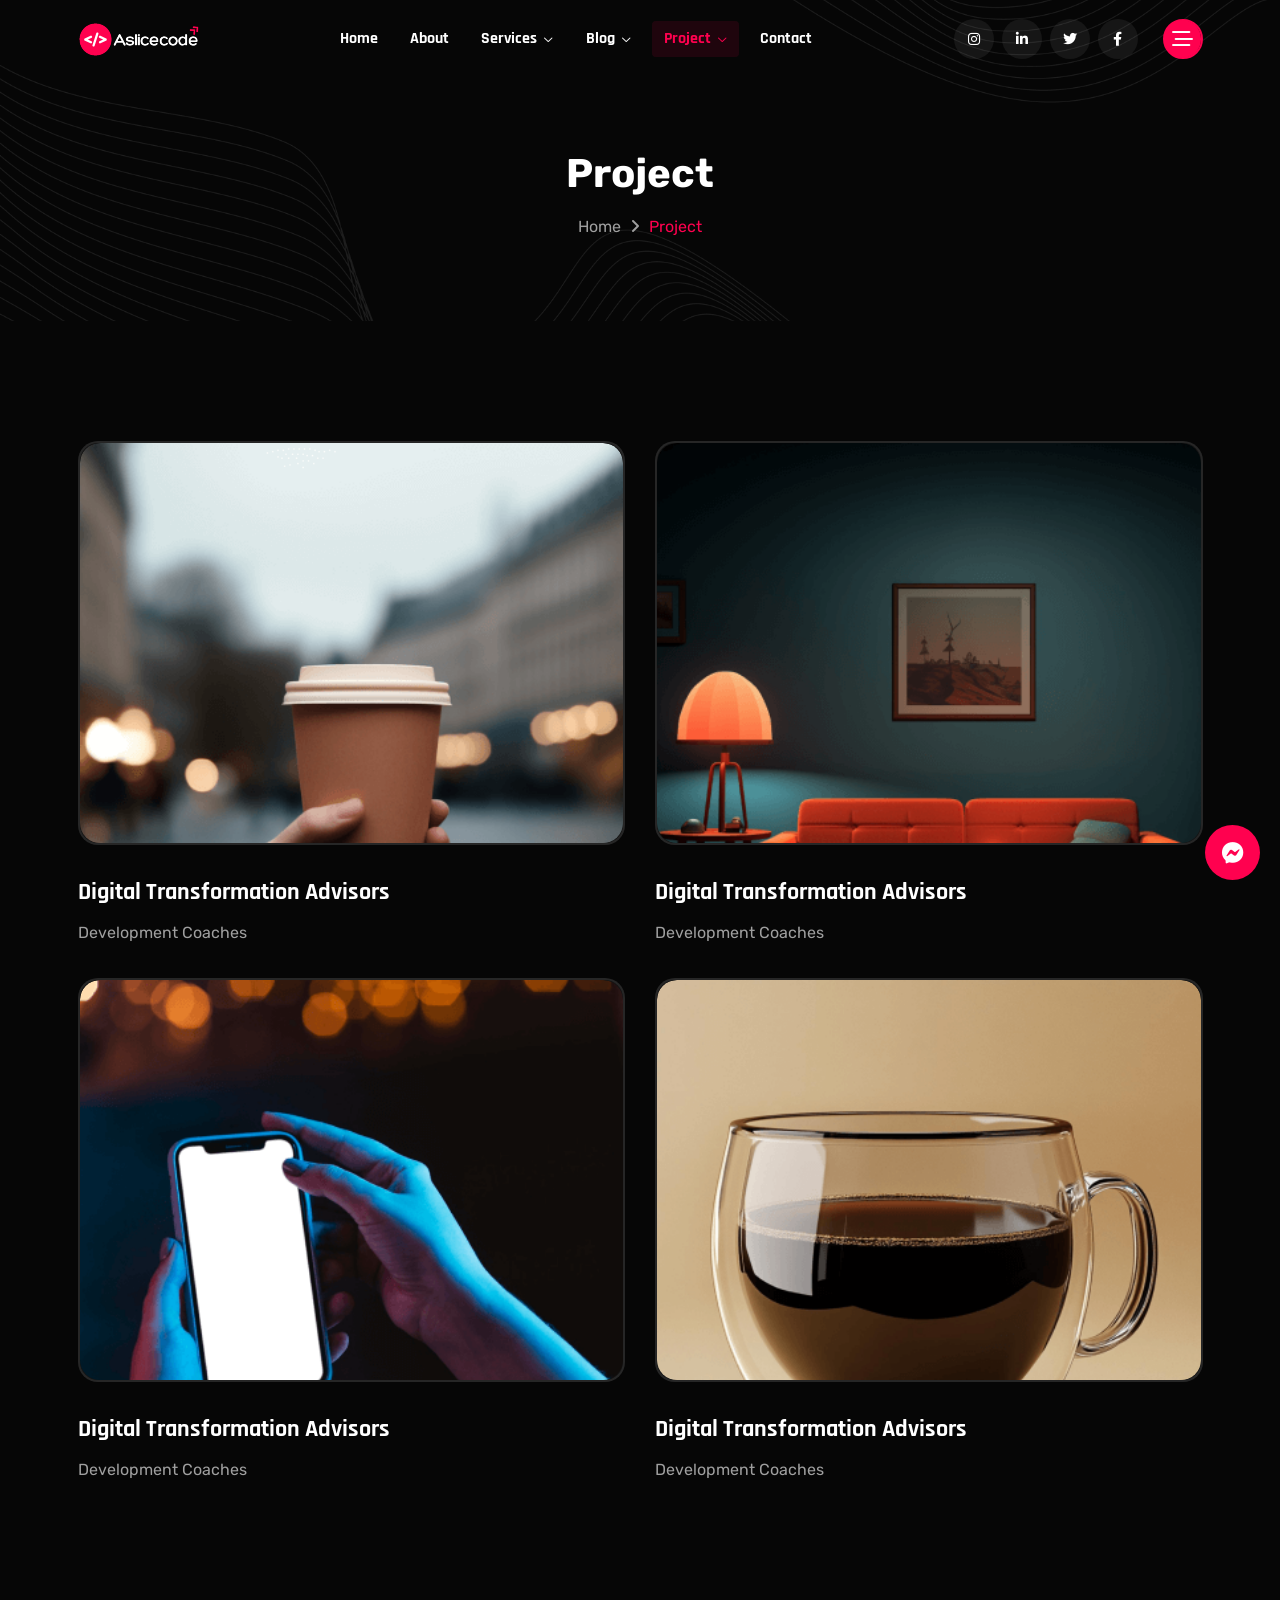
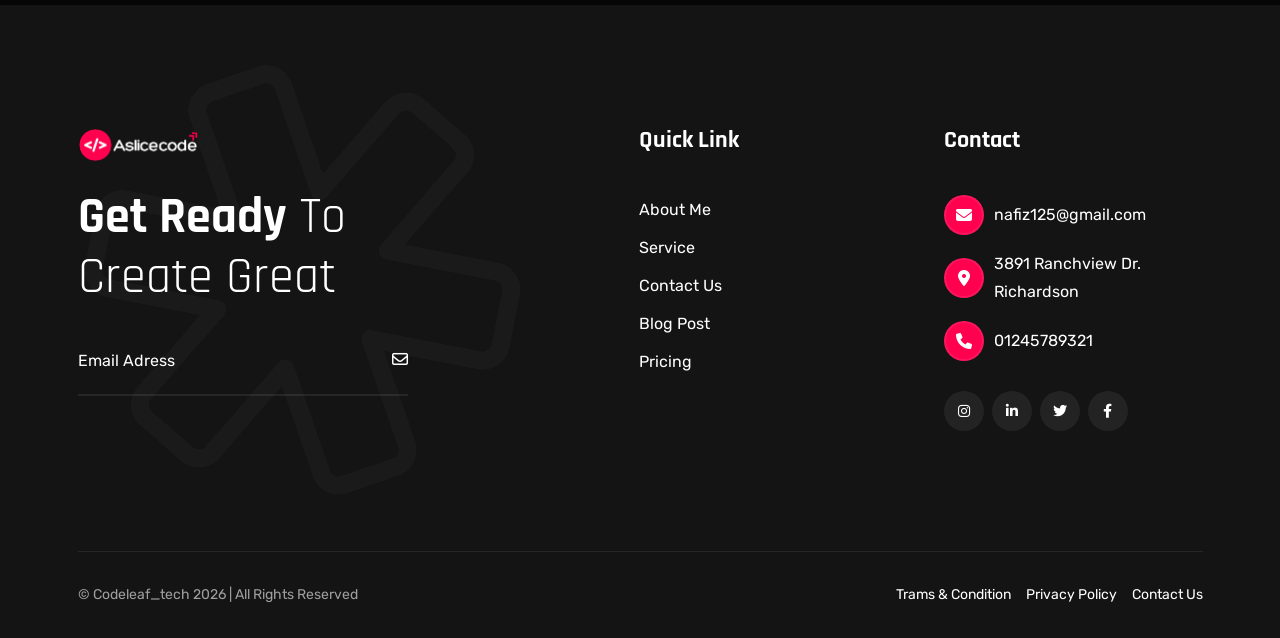
<file: project.html>
<!DOCTYPE html>
<html lang="en">


<head>
    <meta charset="UTF-8">
    <meta http-equiv="X-UA-Compatible" content="IE=edge">
    <meta name="viewport" content="width=device-width, initial-scale=1.0">
    <meta name="description" content="Reeni is a modern personal portfolio template for designers, developers, content writer, cleaner, programmer, fashion designer, model, Influencer and freelancers. Fully responsive, SEO-friendly, Bootstrap and easy to customize.">
    <link rel="shortcut icon" type="image/x-icon" href="assets/images/favicon.svg">
    <title>Home Four Reeni - Personal Portfolio HTML Template | Freelancer & Developer Portfolio</title>
    <!-- Bootstrap min css -->
    <link rel="stylesheet" href="assets/css/vendor/fontawesome.css">
    <link rel="stylesheet" href="assets/css/plugins/swiper.css">
    <link rel="stylesheet" href="assets/css/plugins/odometer.css">
    <link rel="stylesheet" href="assets/css/vendor/animate.min.css">
    <link rel="stylesheet" href="assets/css/vendor/bootstrap.min.css">
    <!-- custom css -->
    <link rel="stylesheet" href="assets/css/style.css">
</head>

<body class="project inner">

    <!-- tpm-header-area start -->
    <header class="tmp-header-area-start header-one header--sticky header--transparent">
        <div class="container">
            <div class="row">
                <div class="col-lg-12">
                    <div class="header-content">
                        <div class="logo">
                            <a href="index.html">
                                <img class="logo-dark" src="assets/images/logo/white-logo-reeni.png" alt="">
                                <img class="logo-white" src="assets/images/logo/logo-white.png" alt="">
                            </a>
                        </div>
                        <nav class="tmp-mainmenu-nav d-none d-xl-block">
                            <ul class="tmp-mainmenu">
                                <li>
                                    <a href="#">Home
                                    </a>
                                    <!-- <ul class="submenu">
            <li><a href="index.html">Home 01</a></li>
            <li><a href="index-02.html">Home 02</a></li>
            <li><a href="index-03.html">Home 03</a></li>
            <li><a href="index-04.html">Home 04</a></li>
            <li><a href="index-05.html">Home 05</a></li>
            <li><a href="index-06.html">Home 06</a></li>
            <li><a href="index-07.html">Home 07</a></li>
            <li><a href="index-08.html">Home 08</a></li>
            <li><a href="index-09.html">Home 09</a></li>
            <li><a href="index-10.html">Home 10</a></li>
            <li><a href="index-11.html">Home 11</a></li>
            <li><a href="index-12.html">Home 12</a></li>
            <li><a href="index-13.html">Home 13</a></li>
        </ul> -->
                                </li>
                                <li>
                                    <a href="about.html">About</a>
                                </li>
                                <li class="has-dropdown">
                                    <a href="#">Services
                                        <i class="fa-regular fa-chevron-down"></i>
                                    </a>
                                    <ul class="submenu">
                                        <li><a href="service.html">Service</a></li>
                                        <li><a href="service-details.html">Service Details</a></li>
                                    </ul>
                                </li>
                                <li class="has-dropdown">
                                    <a href="#">Blog
                                        <i class="fa-regular fa-chevron-down"></i>
                                    </a>
                                    <ul class="submenu">
                                        <li><a href="blog.html">Blog Classic</a></li>
                                        <li><a href="blog-details.html">Blog Details</a></li>
                                    </ul>
                                </li>
                                <li class="has-dropdown">
                                    <a href="#">Project
                                        <i class="fa-regular fa-chevron-down"></i>
                                    </a>
                                    <ul class="submenu">
                                        <li><a href="project.html">Project</a></li>
                                        <li><a href="project-details.html">Project Details</a></li>
                                    </ul>
                                </li>
                                <li>
                                    <a href="contact.html">Contact</a>
                                </li>
                            </ul>

                        </nav>
                        <div class="tmp-header-right">
                            <div class="social-share-wrapper d-none d-md-block">
                                <div class="social-link">
                                    <a href="#"><i class="fa-brands fa-instagram"></i></a>
                                    <a href="#"><i class="fa-brands fa-linkedin-in"></i></a>
                                    <a href="#"><i class="fa-brands fa-twitter"></i></a>
                                    <a href="#"><i class="fa-brands fa-facebook-f"></i></a>
                                </div>
                            </div>
                            <div class="actions-area">
                                <div class="tmp-side-collups-area d-none d-xl-block">
                                    <button class="tmp-menu-bars tmp_button_active"><i class="fa-regular fa-bars-staggered"></i></button>
                                </div>
                                <div class="tmp-side-collups-area d-block d-xl-none">
                                    <button class="tmp-menu-bars humberger_menu_active"><i class="fa-regular fa-bars-staggered"></i></button>
                                </div>
                            </div>
                        </div>
                    </div>
                </div>
            </div>
        </div>
    </header>
    <!-- tpm-header-area end -->

    <div class="d-none d-xl-block">
        <div class="tmp-sidebar-area tmp_side_bar">
            <div class="inner">
                <div class="top-area">
                    <a href="index.html" class="logo">
                        <img class="logo-dark" src="assets/images/logo/white-logo-reeni.png" alt="">
                        <img class="logo-white" src="assets/images/logo/logo-white.png" alt="">
                    </a>
                    <div class="close-icon-area">
                        <button class="tmp-round-action-btn close_side_menu_active">
                            <i class="fa-sharp fa-light fa-xmark"></i>
                        </button>
                    </div>
                </div>
                <div class="content-wrapper">
                    <div class="image-area-feature">
                        <a href="index.html">
                            <img src="assets/images/logo/man.png" alt="personal-logo">
                        </a>
                    </div>
                    <h5 class="title mt--30">Freelancer delivering exceptional Webflow, and Next.js solutions.</h5>
                    <p class="disc">I am a skilled freelancer specializing in Webflow development, Figma design, and Next.js projects. I deliver creative, dynamic, and user-centric web solutions.
                    </p>
                    <div class="short-contact-area">
                        <!-- single contact information -->
                        <div class="single-contact">
                            <i class="fa-solid fa-phone"></i>
                            <div class="information tmp-link-animation">
                                <span>Call Now</span>
                                <a href="#" class="number">+91 89404 97627</a>
                            </div>
                        </div>
                        <!-- single contact information end -->

                        <!-- single contact information -->
                        <div class="single-contact">
                            <i class="fa-solid fa-envelope"></i>
                            <div class="information tmp-link-animation">
                                <span>Mail Us</span>
                                <a href="#" class="number"></a>
                            </div>
                        </div>
                        <!-- single contact information end -->

                        <!-- single contact information -->
                        <div class="single-contact">
                            <i class="fa-solid fa-location-crosshairs"></i>
                            <div class="information tmp-link-animation">
                                <span>My Address</span>
                                <span class="number">Coimbatore - 641 032 , India</span>
                            </div>
                        </div>
                        <!-- single contact information end -->
                    </div>
                    <!-- social area start -->
                    <div class="social-wrapper mt--20">
                        <span class="subtitle">find with me</span>
                        <div class="social-link">
                            <a href="#"><i class="fa-brands fa-instagram"></i></a>
                            <a href="#"><i class="fa-brands fa-linkedin-in"></i></a>
                            <a href="#"><i class="fa-brands fa-twitter"></i></a>
                            <a href="#"><i class="fa-brands fa-facebook-f"></i></a>
                        </div>
                    </div>
                    <!-- social area end -->
                </div>
            </div>
        </div>
        <a class="overlay_close_side_menu close_side_menu_active" href="javascript:void(0);"></a>
    </div>

    <div class="d-block d-xl-none">
        <div class="tmp-popup-mobile-menu">
            <div class="inner">
                <div class="header-top">
                    <div class="logo">
                        <a href="index.html" class="logo-area">
                            <img class="logo-dark" src="assets/images/logo/white-logo-reeni.png" alt="">
                            <img class="logo-white" src="assets/images/logo/logo-white.png" alt="">
                        </a>

                    </div>
                    <div class="close-menu">
                        <button class="close-button tmp-round-action-btn">
                            <i class="fa-sharp fa-light fa-xmark"></i>
                        </button>
                    </div>
                </div>
                <ul class="tmp-mainmenu">
                    <li>
                        <a href="#">Home
                        </a>
                        <!-- <ul class="submenu">
            <li><a href="index.html">Home 01</a></li>
            <li><a href="index-02.html">Home 02</a></li>
            <li><a href="index-03.html">Home 03</a></li>
            <li><a href="index-04.html">Home 04</a></li>
            <li><a href="index-05.html">Home 05</a></li>
            <li><a href="index-06.html">Home 06</a></li>
            <li><a href="index-07.html">Home 07</a></li>
            <li><a href="index-08.html">Home 08</a></li>
            <li><a href="index-09.html">Home 09</a></li>
            <li><a href="index-10.html">Home 10</a></li>
            <li><a href="index-11.html">Home 11</a></li>
            <li><a href="index-12.html">Home 12</a></li>
            <li><a href="index-13.html">Home 13</a></li>
        </ul> -->
                    </li>
                    <li>
                        <a href="about.html">About</a>
                    </li>
                    <li class="has-dropdown">
                        <a href="#">Services
                            <i class="fa-regular fa-chevron-down"></i>
                        </a>
                        <ul class="submenu">
                            <li><a href="service.html">Service</a></li>
                            <li><a href="service-details.html">Service Details</a></li>
                        </ul>
                    </li>
                    <li class="has-dropdown">
                        <a href="#">Blog
                            <i class="fa-regular fa-chevron-down"></i>
                        </a>
                        <ul class="submenu">
                            <li><a href="blog.html">Blog Classic</a></li>
                            <li><a href="blog-details.html">Blog Details</a></li>
                        </ul>
                    </li>
                    <li class="has-dropdown">
                        <a href="#">Project
                            <i class="fa-regular fa-chevron-down"></i>
                        </a>
                        <ul class="submenu">
                            <li><a href="project.html">Project</a></li>
                            <li><a href="project-details.html">Project Details</a></li>
                        </ul>
                    </li>
                    <li>
                        <a href="contact.html">Contact</a>
                    </li>
                </ul>


                <div class="social-wrapper mt--40">
                    <span class="subtitle">find with me</span>
                    <div class="social-link">
                        <a href="#"><i class="fa-brands fa-instagram"></i></a>
                        <a href="#"><i class="fa-brands fa-linkedin-in"></i></a>
                        <a href="#"><i class="fa-brands fa-twitter"></i></a>
                        <a href="#"><i class="fa-brands fa-facebook-f"></i></a>
                    </div>
                </div>
                <!-- social area end -->



            </div>
        </div>
    </div>

    <!-- Breadcrumb Area Start -->
    <div class="breadcrumb-area breadcrumb-bg">
        <div class="container">
            <div class="row">
                <div class="col-lg-12">
                    <div class="breadcrumb-inner text-center">
                        <h1 class="title split-collab">Project</h1>
                        <ul class="page-list">
                            <li class="tmp-breadcrumb-item"><a href="https://themes-park.net/">Home</a></li>
                            <li class="icon"><i class="fa-solid fa-angle-right"></i></li>
                            <li class="tmp-breadcrumb-item active">Project</li>
                        </ul>
                    </div>
                </div>
            </div>
        </div>
    </div>
    <!-- Breadcrumb Area End -->
    <!-- Tpm Our Latest Portfolio  Area Start -->
    <section class="tmp-latest-portfolio tmp-section-gap">
        <div class="container">
            <div class="row">
                <div class="col-lg-6 col-md-6 col-12">
                    <div class="latest-portfolio-card v5 tmp-hover-link">
                        <div class="portfoli-card-img">
                            <div class="img-box v2">
                                <a href="project-details.html">
                                    <img class="img-primary hidden-on-mobile" src="assets/images/latest-portfolio/tab-image-4.png" alt="Blog Thumbnail">
                                    <img class="img-secondary" src="assets/images/latest-portfolio/tab-image-4.png" alt="BLog Thumbnail">
                                </a>
                            </div>
                        </div>
                        <div class="portfolio-card-content-wrap">
                            <div class="content-left">
                                <h3 class="portfolio-card-title"><a class="link" href="project-details.html">Digital Transformation Advisors</a>
                                </h3>
                                <p class="portfoli-card-para"> Development Coaches</p>
                            </div>
                        </div>
                    </div>
                </div>
                <div class="col-lg-6 col-md-6 col-12">
                    <div class="latest-portfolio-card v5 tmp-hover-link">
                        <div class="portfoli-card-img">
                            <div class="img-box v2">
                                <a href="project-details.html">
                                    <img class="img-primary hidden-on-mobile" src="assets/images/latest-portfolio/tab-image-5.png" alt="Blog Thumbnail">
                                    <img class="img-secondary" src="assets/images/latest-portfolio/tab-image-5.png" alt="BLog Thumbnail">
                                </a>
                            </div>
                            <a href="project-details.html" class="img-link-icon"><i class="fa-solid fa-arrow-up-long"></i></a>
                        </div>
                        <div class="portfolio-card-content-wrap">
                            <div class="content-left">
                                <h3 class="portfolio-card-title"><a class="link" href="project-details.html">Digital Transformation Advisors</a>
                                </h3>
                                <p class="portfoli-card-para"> Development Coaches</p>
                            </div>
                        </div>
                    </div>
                </div>
                <div class="col-lg-6 col-md-6 col-12">
                    <div class="latest-portfolio-card v5 tmp-hover-link">
                        <div class="portfoli-card-img">
                            <div class="img-box v2">
                                <a href="project-details.html">
                                    <img class="img-primary hidden-on-mobile" src="assets/images/latest-portfolio/tab-image-6.png" alt="Blog Thumbnail">
                                    <img class="img-secondary" src="assets/images/latest-portfolio/tab-image-6.png" alt="BLog Thumbnail">
                                </a>
                            </div>
                            <a href="project-details.html" class="img-link-icon"><i class="fa-solid fa-arrow-up-long"></i></a>
                        </div>
                        <div class="portfolio-card-content-wrap">
                            <div class="content-left">
                                <h3 class="portfolio-card-title"><a class="link" href="project-details.html">Digital Transformation Advisors</a>
                                </h3>
                                <p class="portfoli-card-para"> Development Coaches</p>
                            </div>
                        </div>
                    </div>
                </div>
                <div class="col-lg-6 col-md-6 col-12">
                    <div class="latest-portfolio-card v5 tmp-hover-link">
                        <div class="portfoli-card-img">
                            <div class="img-box v2">
                                <a href="project-details.html">
                                    <img class="img-primary hidden-on-mobile" src="assets/images/latest-portfolio/tab-image-7.png" alt="Blog Thumbnail">
                                    <img class="img-secondary" src="assets/images/latest-portfolio/tab-image-7.png" alt="BLog Thumbnail">
                                </a>
                            </div>
                            <a href="project-details.html" class="img-link-icon"><i class="fa-solid fa-arrow-up-long"></i></a>
                        </div>
                        <div class="portfolio-card-content-wrap">
                            <div class="content-left">
                                <h3 class="portfolio-card-title"><a class="link" href="project-details.html">Digital Transformation Advisors</a>
                                </h3>
                                <p class="portfoli-card-para"> Development Coaches</p>
                            </div>
                        </div>
                    </div>
                </div>
            </div>
        </div>

    </section>
    <!-- Tpm Our Latest Portfolio  Area End -->
    <!-- Start Footer Area  -->
    <footer class="footer-area footer-style-one-wrapper  tmp-section-gap">
        <div class="container">
            <div class="footer-main footer-style-one">
                <div class="row g-5">
                    <div class="col-lg-5 col-md-6">
                        <div class="single-footer-wrapper border-right mr--20">
                            <div class="logo">
                                <a href="index.html">
                                    <img src="assets/images/logo/white-logo-reeni.png" alt="">
                                </a>
                            </div>
                            <p class="description"><span>Get Ready</span> To <br> Create Great</p>
                            <form action="#" class="newsletter-form-1 mt--40">
                                <input type="email" placeholder="Email Adress">
                                <span class="form-icon"><i class="fa-regular fa-envelope"></i></span>
                            </form>
                        </div>
                    </div>
                    <div class="col-lg-4 col-md-6">
                        <div class="single-footer-wrapper quick-link-wrap">
                            <h5 class="ft-title">Quick Link</h5>
                            <ul class="ft-link tmp-link-animation">
                                <li>
                                    <a href="about.html">About Me</a>
                                </li>
                                <li>
                                    <a href="team.html">Service</a>
                                </li>
                                <li>
                                    <a href="service.html">Contact Us</a>
                                </li>
                                <li>
                                    <a href="blog.html">Blog Post</a>
                                </li>
                                <li>
                                    <a href="contact.html">Pricing</a>
                                </li>
                            </ul>
                        </div>
                    </div>
                    <div class="col-lg-3 col-md-6">
                        <div class="single-footer-wrapper contact-wrap">
                            <h5 class="ft-title">Contact </h5>
                            <ul class="ft-link tmp-link-animation">
                                <li><span class="ft-icon"><i class="fa-solid fa-envelope"></i></span><a href="#">nafiz125@gmail.com</a></li>
                                <li><span class="ft-icon"><i class="fa-solid fa-location-dot"></i></span>3891
                                    Ranchview Dr. Richardson</li>
                                <li><span class="ft-icon"><i class="fa-solid fa-phone"></i></span><a href="#">01245789321</a></li>
                            </ul>
                            <div class="social-link footer">
                                <a href="#"><i class="fa-brands fa-instagram"></i></a>
                                <a href="#"><i class="fa-brands fa-linkedin-in"></i></a>
                                <a href="#"><i class="fa-brands fa-twitter"></i></a>
                                <a href="#"><i class="fa-brands fa-facebook-f"></i></a>
                            </div>
                        </div>
                    </div>
                </div>
            </div>
        </div>
        <div class="footer-bg-img">
            <img src="assets/images/footer/footer-bg-img.png" alt="footer-img">
        </div>
    </footer>
    <div class="copyright-area-one">
        <div class="container">
            <div class="row">
                <div class="col-lg-12">
                    <div class="main-wrapper">
                        <p class="copy-right-para">© Codeleaf_tech <script>
                                document.write(new Date().getFullYear())
                            </script> | All Rights Reserved</p>
                        <ul>
                            <li><a href="#">Trams & Condition</a></li>
                            <li><a href="#">Privacy Policy</a></li>
                            <li><a href="#">Contact Us</a></li>
                        </ul>
                    </div>
                </div>
            </div>
        </div>
    </div>
    <!-- End Footer Area  -->



    <!-- ready chatting option via email -->
    <div class="ready-chatting-option tmp-ready-chat">
        <input type="checkbox" id="click">
        <label for="click">
            <i class="fab fa-facebook-messenger"></i>
            <i class="fas fa-times"></i>
        </label>
        <div class="wrapper">
            <div class="head-text">
                Let's chat with me? - Online
            </div>
            <div class="chat-box">
                <div class="desc-text">
                    Please fill out the form below to start chatting with me directly.
                </div>
                <form class="tmp-dynamic-form" action="#">
                    <div class="field">
                        <input class="input-field" name="name" placeholder="Your Name" type="text" required>
                    </div>
                    <div class="field">
                        <input class="input-field" name="email" placeholder="Your Email" type="email" required>
                    </div>
                    <div class="field textarea">
                        <textarea class="input-field" placeholder="Your Message" name="message" required></textarea>
                    </div>
                    <div class="field">
                        <button name="submit" type="submit">Send Message</button>
                    </div>
                </form>
            </div>
        </div>
    </div>
    <!-- ready chatting option via email end -->
    <!-- progress area start -->
    <div class="scrollToTop" style="display: block;">
        <div class="arrowUp">
            <i class="fa-light fa-arrow-up"></i>
        </div>
        <div class="water" style="transform: translate(0px, 87%);">
            <svg viewBox="0 0 560 20" class="water_wave water_wave_back">
                <use xlink:href="#wave"></use>
            </svg>
            <svg viewBox="0 0 560 20" class="water_wave water_wave_front">
                <use xlink:href="#wave"></use>
            </svg>
            <svg version="1.1" xmlns="http://www.w3.org/2000/svg" xmlns:xlink="http://www.w3.org/1999/xlink" viewBox="0 0 560 20" style="display: none;">
                <symbol id="wave">
                    <path d="M420,20c21.5-0.4,38.8-2.5,51.1-4.5c13.4-2.2,26.5-5.2,27.3-5.4C514,6.5,518,4.7,528.5,2.7c7.1-1.3,17.9-2.8,31.5-2.7c0,0,0,0,0,0v20H420z" fill="#FF014F"></path>
                    <path d="M420,20c-21.5-0.4-38.8-2.5-51.1-4.5c-13.4-2.2-26.5-5.2-27.3-5.4C326,6.5,322,4.7,311.5,2.7C304.3,1.4,293.6-0.1,280,0c0,0,0,0,0,0v20H420z" fill="#FF014F"></path>
                    <path d="M140,20c21.5-0.4,38.8-2.5,51.1-4.5c13.4-2.2,26.5-5.2,27.3-5.4C234,6.5,238,4.7,248.5,2.7c7.1-1.3,17.9-2.8,31.5-2.7c0,0,0,0,0,0v20H140z" fill="#FF014F"></path>
                    <path d="M140,20c-21.5-0.4-38.8-2.5-51.1-4.5c-13.4-2.2-26.5-5.2-27.3-5.4C46,6.5,42,4.7,31.5,2.7C24.3,1.4,13.6-0.1,0,0c0,0,0,0,0,0l0,20H140z" fill="#FF014F"></path>
                </symbol>
            </svg>

        </div>
    </div>
    <!-- progress area end -->
    <!-- <div class="tmp-right-demo">
    <button class="demo-button">
        <p class="mb--0">48</p>
        <span class="text">Demos</span>
    </button>
</div> -->



    <div class="demo-modal-area">
        <div class="wrapper">
            <div class="tmp-modal-inner">
                <div class="close-icon">
                    <button class="demo-close-btn"><span><i class="fa-sharp fa-light fa-xmark"></i></span></button>
                </div>
                <div class="demo-top text-center">
                    <h4 class="title">Reeni</h4>
                    <p class="subtitle">A personal portfolio website is your digital resume—a place to showcase your work,
                        skills, and achievements.</p>
                </div>
                <ul class="popuptab-area nav nav-tabs" id="popuptab" role="tablist">
                    <li class="nav-item">
                        <a class="nav-link active demo-dark" id="demodark-tab" data-bs-toggle="tab" href="#demodark" role="tab" aria-controls="demodark" aria-selected="true">Dark Demo</a>
                    </li>
                    <li class="nav-item">
                        <a class="nav-link demo-light" id="demolight-tab" data-bs-toggle="tab" href="#demolight" role="tab" aria-controls="demolight" aria-selected="false">Light Demo</a>
                    </li>
                </ul>
                <div class="tab-content" id="popuptabContent">
                    <div class="tab-pane show active" id="demodark" role="tabpanel" aria-labelledby="demodark-tab">
                        <div class="content">
                            <div class="row">

                                <!-- Start Single Content  -->
                                <div class="col-lg-4 col-md-6 col-12">
                                    <div class="single-demo">
                                        <div class="inner">
                                            <div class="thumbnail">
                                                <a href="index.html">
                                                    <img class="w-100" src="assets/images/demo/home-1.png" alt="Personal Portfolio">
                                                    <span class="overlay-content">
                                                    <span class="overlay-text">View Demo <i
                                                            class="feather-external-link"></i></span>
                                                    </span>
                                                </a>
                                            </div>
                                            <div class="inner">
                                                <h3 class="title"><a href="index.html">Main Demo</a></h3>
                                            </div>
                                        </div>
                                    </div>
                                </div>
                                <!-- End Single Content  -->

                                <!-- Start Single Content  -->
                                <div class="col-lg-4 col-md-6 col-12">
                                    <div class="single-demo">
                                        <div class="inner">
                                            <div class="thumbnail">
                                                <a href="index-02.html">
                                                    <img class="w-100" src="assets/images/demo/home-2.png" alt="Personal Portfolio">
                                                    <span class="overlay-content">
                                                    <span class="overlay-text">View Demo <i
                                                            class="feather-external-link"></i></span>
                                                    </span>
                                                </a>
                                            </div>
                                            <div class="inner">
                                                <h3 class="title"><a href="index-02.html">Demo 02</a></h3>
                                            </div>
                                        </div>
                                    </div>
                                </div>
                                <!-- End Single Content  -->

                                <!-- Start Single Content  -->
                                <div class="col-lg-4 col-md-6 col-12">
                                    <div class="single-demo">
                                        <div class="inner">
                                            <div class="thumbnail">
                                                <a href="index-03.html">
                                                    <img class="w-100" src="assets/images/demo/home-3.png" alt="Personal Portfolio">
                                                    <span class="overlay-content">
                                                    <span class="overlay-text">View Demo <i
                                                            class="feather-external-link"></i></span>
                                                    </span>
                                                </a>
                                            </div>
                                            <div class="inner">
                                                <h3 class="title"><a href="index-03.html">Demo 03</a></h3>
                                            </div>
                                        </div>
                                    </div>
                                </div>
                                <!-- End Single Content  -->

                                <!-- Start Single Content  -->
                                <div class="col-lg-4 col-md-6 col-12">
                                    <div class="single-demo">
                                        <div class="inner">
                                            <div class="thumbnail">
                                                <a href="index-04.html">
                                                    <img class="w-100" src="assets/images/demo/home-4.png" alt="Personal Portfolio">
                                                    <span class="overlay-content">
                                                    <span class="overlay-text">View Demo <i
                                                            class="feather-external-link"></i></span>
                                                    </span>
                                                </a>
                                            </div>
                                            <div class="inner">
                                                <h3 class="title"><a href="index-04.html">Demo 04</a></h3>
                                            </div>
                                        </div>
                                    </div>
                                </div>
                                <!-- End Single Content  -->

                                <!-- Start Single Content  -->
                                <div class="col-lg-4 col-md-6 col-12">
                                    <div class="single-demo">
                                        <div class="inner">
                                            <div class="thumbnail">
                                                <a href="index-05.html">
                                                    <img class="w-100" src="assets/images/demo/home-5.png" alt="Personal Portfolio">
                                                    <span class="overlay-content">
                                                    <span class="overlay-text">View Demo <i
                                                            class="feather-external-link"></i></span>
                                                    </span>
                                                </a>
                                            </div>
                                            <div class="inner">
                                                <h3 class="title"><a href="index-05.html">Demo 05</a></h3>
                                            </div>
                                        </div>
                                    </div>
                                </div>
                                <!-- End Single Content  -->

                                <!-- Start Single Content  -->
                                <div class="col-lg-4 col-md-6 col-12">
                                    <div class="single-demo">
                                        <div class="inner">
                                            <div class="thumbnail">
                                                <a href="index-06.html">
                                                    <img class="w-100" src="assets/images/demo/home-6.png" alt="Personal Portfolio">
                                                    <span class="overlay-content">
                                                    <span class="overlay-text">View Demo <i
                                                            class="feather-external-link"></i></span>
                                                    </span>
                                                </a>
                                            </div>
                                            <div class="inner">
                                                <h3 class="title"><a href="index-06.html">Demo 06</a></h3>
                                            </div>
                                        </div>
                                    </div>
                                </div>
                                <!-- End Single Content  -->

                                <!-- Start Single Content  -->
                                <div class="col-lg-4 col-md-6 col-12">
                                    <div class="single-demo">
                                        <div class="inner">
                                            <div class="thumbnail">
                                                <a href="index-07.html">
                                                    <img class="w-100" src="assets/images/demo/home-7.png" alt="Personal Portfolio">
                                                    <span class="overlay-content">
                                                    <span class="overlay-text">View Demo <i
                                                            class="feather-external-link"></i></span>
                                                    </span>
                                                </a>
                                            </div>
                                            <div class="inner">
                                                <h3 class="title"><a href="index-07.html">Demo 07</a></h3>
                                            </div>
                                        </div>
                                    </div>
                                </div>
                                <!-- End Single Content  -->

                                <!-- Start Single Content  -->
                                <div class="col-lg-4 col-md-6 col-12">
                                    <div class="single-demo">
                                        <div class="inner">
                                            <div class="thumbnail">
                                                <a href="index-08.html">
                                                    <img class="w-100" src="assets/images/demo/home-8.png" alt="Personal Portfolio">
                                                    <span class="overlay-content">
                                                    <span class="overlay-text">View Demo <i
                                                            class="feather-external-link"></i></span>
                                                    </span>
                                                </a>
                                            </div>
                                            <div class="inner">
                                                <h3 class="title"><a href="index-08.html">Demo 08</a></h3>
                                            </div>
                                        </div>
                                    </div>
                                </div>
                                <!-- End Single Content  -->

                                <!-- Start Single Content  -->
                                <div class="col-lg-4 col-md-6 col-12">
                                    <div class="single-demo">
                                        <div class="inner">
                                            <div class="thumbnail">
                                                <a href="index-09.html">
                                                    <img class="w-100" src="assets/images/demo/home-9.png" alt="Personal Portfolio">
                                                    <span class="overlay-content">
                                                    <span class="overlay-text">View Demo <i
                                                            class="feather-external-link"></i></span>
                                                    </span>
                                                </a>
                                            </div>
                                            <div class="inner">
                                                <h3 class="title"><a href="index-09.html">Demo 09</a></h3>
                                            </div>
                                        </div>
                                    </div>
                                </div>
                                <!-- End Single Content  -->

                                <!-- Start Single Content  -->
                                <div class="col-lg-4 col-md-6 col-12">
                                    <div class="single-demo">
                                        <div class="inner">
                                            <div class="thumbnail">
                                                <a href="index-10.html">
                                                    <img class="w-100" src="assets/images/demo/home-10.png" alt="Personal Portfolio">
                                                    <span class="overlay-content">
                                                    <span class="overlay-text">View Demo <i
                                                            class="feather-external-link"></i></span>
                                                    </span>
                                                </a>
                                            </div>
                                            <div class="inner">
                                                <h3 class="title"><a href="index-10.html">Demo 10</a></h3>
                                            </div>
                                        </div>
                                    </div>
                                </div>
                                <!-- End Single Content  -->

                                <!-- Start Single Content  -->
                                <div class="col-lg-4 col-md-6 col-12">
                                    <div class="single-demo">
                                        <div class="inner">
                                            <div class="thumbnail">
                                                <a href="index-11.html">
                                                    <img class="w-100" src="assets/images/demo/home-11.png" alt="Personal Portfolio">
                                                    <span class="overlay-content">
                                                    <span class="overlay-text">View Demo <i
                                                            class="feather-external-link"></i></span>
                                                    </span>
                                                </a>
                                            </div>
                                            <div class="inner">
                                                <h3 class="title"><a href="index-11.html">Demo 11</a></h3>
                                            </div>
                                        </div>
                                    </div>
                                </div>
                                <!-- End Single Content  -->

                                <!-- Start Single Content  -->
                                <div class="col-lg-4 col-md-6 col-12">
                                    <div class="single-demo">
                                        <div class="inner">
                                            <div class="thumbnail">
                                                <a href="index-12.html">
                                                    <img class="w-100" src="assets/images/demo/home-12.png" alt="Personal Portfolio">
                                                    <span class="overlay-content">
                                                    <span class="overlay-text">View Demo <i
                                                            class="feather-external-link"></i></span>
                                                    </span>
                                                </a>
                                            </div>
                                            <div class="inner">
                                                <h3 class="title"><a href="index-12.html">Demo 12</a></h3>
                                            </div>
                                        </div>
                                    </div>
                                </div>
                                <!-- End Single Content  -->

                                <!-- Start Single Content  -->
                                <div class="col-lg-4 col-md-6 col-12">
                                    <div class="single-demo">
                                        <div class="inner">
                                            <div class="thumbnail">
                                                <a href="index-13.html">
                                                    <img class="w-100" src="assets/images/demo/home-13.png" alt="Personal Portfolio">
                                                    <span class="overlay-content">
                                                    <span class="overlay-text">View Demo <i
                                                            class="feather-external-link"></i></span>
                                                    </span>
                                                </a>
                                            </div>
                                            <div class="inner">
                                                <h3 class="title"><a href="index-13.html">Demo 13</a></h3>
                                            </div>
                                        </div>
                                    </div>
                                </div>
                                <!-- End Single Content  -->

                                <!-- Start Single Content  -->
                                <div class="col-lg-4 col-md-6 col-12">
                                    <div class="single-demo">
                                        <div class="inner">
                                            <div class="thumbnail">
                                                <a href="index-14.html">
                                                    <img class="w-100" src="assets/images/demo/home-14.png" alt="Personal Portfolio">
                                                    <span class="overlay-content">
                                                    <span class="overlay-text">View Demo <i
                                                            class="feather-external-link"></i></span>
                                                    </span>
                                                </a>
                                            </div>
                                            <div class="inner">
                                                <h3 class="title"><a href="index-14.html">Demo 14</a></h3>
                                            </div>
                                        </div>
                                    </div>
                                </div>
                                <!-- End Single Content  -->

                                <!-- Start Single Content  -->
                                <div class="col-lg-4 col-md-6 col-12">
                                    <div class="single-demo">
                                        <div class="inner">
                                            <div class="thumbnail">
                                                <a href="index-15.html">
                                                    <img class="w-100" src="assets/images/demo/home-15.png" alt="Personal Portfolio">
                                                    <span class="overlay-content">
                                                    <span class="overlay-text">View Demo <i
                                                            class="feather-external-link"></i></span>
                                                    </span>
                                                </a>
                                            </div>
                                            <div class="inner">
                                                <h3 class="title"><a href="index-15.html">Demo 15</a></h3>
                                            </div>
                                        </div>
                                    </div>
                                </div>
                                <!-- End Single Content  -->
                                <!-- Start Single Content  -->
                                <div class="col-lg-4 col-md-6 col-12">
                                    <div class="single-demo">
                                        <div class="inner">
                                            <div class="thumbnail">
                                                <a href="index-16.html">
                                                    <img class="w-100" src="assets/images/demo/home-16.png" alt="Personal Portfolio">
                                                    <span class="overlay-content">
                                                    <span class="overlay-text">View Demo <i
                                                            class="feather-external-link"></i></span>
                                                    </span>
                                                </a>
                                            </div>
                                            <div class="inner">
                                                <h3 class="title"><a href="index-16.html">Demo 16</a></h3>
                                            </div>
                                        </div>
                                    </div>
                                </div>
                                <!-- End Single Content  -->
                                <!-- Start Single Content  -->
                                <div class="col-lg-4 col-md-6 col-12">
                                    <div class="single-demo">
                                        <div class="inner">
                                            <div class="thumbnail">
                                                <a href="index-17.html">
                                                    <img class="w-100" src="assets/images/demo/home-17.png" alt="Personal Portfolio">
                                                    <span class="overlay-content">
                                                    <span class="overlay-text">View Demo <i
                                                            class="feather-external-link"></i></span>
                                                    </span>
                                                </a>
                                            </div>
                                            <div class="inner">
                                                <h3 class="title"><a href="index-17.html">Demo 17</a></h3>
                                            </div>
                                        </div>
                                    </div>
                                </div>
                                <!-- End Single Content  -->
                                <!-- Start Single Content  -->
                                <div class="col-lg-4 col-md-6 col-12">
                                    <div class="single-demo">
                                        <div class="inner">
                                            <div class="thumbnail">
                                                <a href="index-18.html">
                                                    <img class="w-100" src="assets/images/demo/home-18.png" alt="Personal Portfolio">
                                                    <span class="overlay-content">
                                                    <span class="overlay-text">View Demo <i
                                                            class="feather-external-link"></i></span>
                                                    </span>
                                                </a>
                                            </div>
                                            <div class="inner">
                                                <h3 class="title"><a href="index-18.html">Demo 18</a></h3>
                                            </div>
                                        </div>
                                    </div>
                                </div>
                                <!-- End Single Content  -->
                                <!-- Start Single Content  -->
                                <div class="col-lg-4 col-md-6 col-12">
                                    <div class="single-demo">
                                        <div class="inner">
                                            <div class="thumbnail">
                                                <a href="index-19.html">
                                                    <img class="w-100" src="assets/images/demo/home-19.png" alt="Personal Portfolio">
                                                    <span class="overlay-content">
                                                    <span class="overlay-text">View Demo <i
                                                            class="feather-external-link"></i></span>
                                                    </span>
                                                </a>
                                            </div>
                                            <div class="inner">
                                                <h3 class="title"><a href="index-19.html">Demo 19</a></h3>
                                            </div>
                                        </div>
                                    </div>
                                </div>
                                <!-- End Single Content  -->
                                <!-- Start Single Content  -->
                                <div class="col-lg-4 col-md-6 col-12">
                                    <div class="single-demo">
                                        <div class="inner">
                                            <div class="thumbnail">
                                                <a href="index-20.html">
                                                    <img class="w-100" src="assets/images/demo/home-20.png" alt="Personal Portfolio">
                                                    <span class="overlay-content">
                                                    <span class="overlay-text">View Demo <i
                                                            class="feather-external-link"></i></span>
                                                    </span>
                                                </a>
                                            </div>
                                            <div class="inner">
                                                <h3 class="title"><a href="index-20.html">Demo 20</a></h3>
                                            </div>
                                        </div>
                                    </div>
                                </div>
                                <!-- End Single Content  -->
                                <!-- Start Single Content  -->
                                <div class="col-lg-4 col-md-6 col-12">
                                    <div class="single-demo">
                                        <div class="inner">
                                            <div class="thumbnail">
                                                <a href="#">
                                                    <img class="w-100" src="assets/images/demo/coming-soon.png" alt="Personal Portfolio">
                                                    <span class="overlay-content">
                                                    <span class="overlay-text">View Demo <i
                                                            class="feather-external-link"></i></span>
                                                    </span>
                                                </a>
                                            </div>
                                            <div class="inner">
                                                <h3 class="title"><a href="#">Demo 21</a></h3>
                                            </div>
                                        </div>
                                    </div>
                                </div>
                                <!-- End Single Content  -->



                            </div>
                        </div>
                    </div>


                    <div class="tab-pane" id="demolight" role="tabpanel" aria-labelledby="demolight-tab">
                        <div class="content">
                            <div class="row">

                                <!-- Start Single Content  -->
                                <div class="col-lg-4 col-md-6 col-12">
                                    <div class="single-demo">
                                        <div class="inner">
                                            <div class="thumbnail">
                                                <a href="index-white.html">
                                                    <img class="w-100" src="assets/images/demo/home-1-white.png" alt="Personal Portfolio">
                                                    <span class="overlay-content">
                                                    <span class="overlay-text">View Demo <i
                                                            class="feather-external-link"></i></span>
                                                    </span>
                                                </a>
                                            </div>
                                            <div class="inner">
                                                <h3 class="title"><a href="index-white.html">Main Demo</a></h3>
                                            </div>
                                        </div>
                                    </div>
                                </div>
                                <!-- End Single Content  -->

                                <!-- Start Single Content  -->
                                <div class="col-lg-4 col-md-6 col-12">
                                    <div class="single-demo">
                                        <div class="inner">
                                            <div class="thumbnail">
                                                <a href="index-02-white.html">
                                                    <img class="w-100" src="assets/images/demo/home-2-white.png" alt="Personal Portfolio">
                                                    <span class="overlay-content">
                                                    <span class="overlay-text">View Demo <i
                                                            class="feather-external-link"></i></span>
                                                    </span>
                                                </a>
                                            </div>
                                            <div class="inner">
                                                <h3 class="title"><a href="index-02-white.html">Demo 02</a></h3>
                                            </div>
                                        </div>
                                    </div>
                                </div>
                                <!-- End Single Content  -->

                                <!-- Start Single Content  -->
                                <div class="col-lg-4 col-md-6 col-12">
                                    <div class="single-demo">
                                        <div class="inner">
                                            <div class="thumbnail">
                                                <a href="index-03-white.html">
                                                    <img class="w-100" src="assets/images/demo/home-3-white.png" alt="Personal Portfolio">
                                                    <span class="overlay-content">
                                                    <span class="overlay-text">View Demo <i
                                                            class="feather-external-link"></i></span>
                                                    </span>
                                                </a>
                                            </div>
                                            <div class="inner">
                                                <h3 class="title"><a href="index-03-white.html">Demo 03</a></h3>
                                            </div>
                                        </div>
                                    </div>
                                </div>
                                <!-- End Single Content  -->

                                <!-- Start Single Content  -->
                                <div class="col-lg-4 col-md-6 col-12">
                                    <div class="single-demo">
                                        <div class="inner">
                                            <div class="thumbnail">
                                                <a href="index-04-white.html">
                                                    <img class="w-100" src="assets/images/demo/home-4-white.png" alt="Personal Portfolio">
                                                    <span class="overlay-content">
                                                    <span class="overlay-text">View Demo <i
                                                            class="feather-external-link"></i></span>
                                                    </span>
                                                </a>
                                            </div>
                                            <div class="inner">
                                                <h3 class="title"><a href="index-04-white.html">Demo 04</a></h3>
                                            </div>
                                        </div>
                                    </div>
                                </div>
                                <!-- End Single Content  -->

                                <!-- Start Single Content  -->
                                <div class="col-lg-4 col-md-6 col-12">
                                    <div class="single-demo">
                                        <div class="inner">
                                            <div class="thumbnail">
                                                <a href="index-05-white.html">
                                                    <img class="w-100" src="assets/images/demo/home-5-white.png" alt="Personal Portfolio">
                                                    <span class="overlay-content">
                                                    <span class="overlay-text">View Demo <i
                                                            class="feather-external-link"></i></span>
                                                    </span>
                                                </a>
                                            </div>
                                            <div class="inner">
                                                <h3 class="title"><a href="index-05-white.html">Demo 05</a></h3>
                                            </div>
                                        </div>
                                    </div>
                                </div>
                                <!-- End Single Content  -->

                                <!-- Start Single Content  -->
                                <div class="col-lg-4 col-md-6 col-12">
                                    <div class="single-demo">
                                        <div class="inner">
                                            <div class="thumbnail">
                                                <a href="index-06-white.html">
                                                    <img class="w-100" src="assets/images/demo/home-6-white.png" alt="Personal Portfolio">
                                                    <span class="overlay-content">
                                                    <span class="overlay-text">View Demo <i
                                                            class="feather-external-link"></i></span>
                                                    </span>
                                                </a>
                                            </div>
                                            <div class="inner">
                                                <h3 class="title"><a href="index-06-white.html">Demo 06</a></h3>
                                            </div>
                                        </div>
                                    </div>
                                </div>
                                <!-- End Single Content  -->

                                <!-- Start Single Content  -->
                                <div class="col-lg-4 col-md-6 col-12">
                                    <div class="single-demo">
                                        <div class="inner">
                                            <div class="thumbnail">
                                                <a href="index-07-white.html">
                                                    <img class="w-100" src="assets/images/demo/home-7-white.png" alt="Personal Portfolio">
                                                    <span class="overlay-content">
                                                    <span class="overlay-text">View Demo <i
                                                            class="feather-external-link"></i></span>
                                                    </span>
                                                </a>
                                            </div>
                                            <div class="inner">
                                                <h3 class="title"><a href="index-07-white.html">Demo 07</a></h3>
                                            </div>
                                        </div>
                                    </div>
                                </div>
                                <!-- End Single Content  -->

                                <!-- Start Single Content  -->
                                <div class="col-lg-4 col-md-6 col-12">
                                    <div class="single-demo">
                                        <div class="inner">
                                            <div class="thumbnail">
                                                <a href="index-08-white.html">
                                                    <img class="w-100" src="assets/images/demo/home-8-white.png" alt="Personal Portfolio">
                                                    <span class="overlay-content">
                                                    <span class="overlay-text">View Demo <i
                                                            class="feather-external-link"></i></span>
                                                    </span>
                                                </a>
                                            </div>
                                            <div class="inner">
                                                <h3 class="title"><a href="index-08-white.html">Demo 08</a></h3>
                                            </div>
                                        </div>
                                    </div>
                                </div>
                                <!-- End Single Content  -->

                                <!-- Start Single Content  -->
                                <div class="col-lg-4 col-md-6 col-12">
                                    <div class="single-demo">
                                        <div class="inner">
                                            <div class="thumbnail">
                                                <a href="index-09-white.html">
                                                    <img class="w-100" src="assets/images/demo/home-9-white.png" alt="Personal Portfolio">
                                                    <span class="overlay-content">
                                                    <span class="overlay-text">View Demo <i
                                                            class="feather-external-link"></i></span>
                                                    </span>
                                                </a>
                                            </div>
                                            <div class="inner">
                                                <h3 class="title"><a href="index-09-white.html">Demo 09</a></h3>
                                            </div>
                                        </div>
                                    </div>
                                </div>
                                <!-- End Single Content  -->

                                <!-- Start Single Content  -->
                                <div class="col-lg-4 col-md-6 col-12">
                                    <div class="single-demo">
                                        <div class="inner">
                                            <div class="thumbnail">
                                                <a href="index-10-white.html">
                                                    <img class="w-100" src="assets/images/demo/home-10-white.png" alt="Personal Portfolio">
                                                    <span class="overlay-content">
                                                    <span class="overlay-text">View Demo <i
                                                            class="feather-external-link"></i></span>
                                                    </span>
                                                </a>
                                            </div>
                                            <div class="inner">
                                                <h3 class="title"><a href="index-10-white.html">Demo 10</a></h3>
                                            </div>
                                        </div>
                                    </div>
                                </div>
                                <!-- End Single Content  -->

                                <!-- Start Single Content  -->
                                <div class="col-lg-4 col-md-6 col-12">
                                    <div class="single-demo">
                                        <div class="inner">
                                            <div class="thumbnail">
                                                <a href="index-11-white.html">
                                                    <img class="w-100" src="assets/images/demo/home-11-white.png" alt="Personal Portfolio">
                                                    <span class="overlay-content">
                                                    <span class="overlay-text">View Demo <i
                                                            class="feather-external-link"></i></span>
                                                    </span>
                                                </a>
                                            </div>
                                            <div class="inner">
                                                <h3 class="title"><a href="index-11-white.html">Demo 11</a></h3>
                                            </div>
                                        </div>
                                    </div>
                                </div>
                                <!-- End Single Content  -->

                                <!-- Start Single Content  -->
                                <div class="col-lg-4 col-md-6 col-12">
                                    <div class="single-demo">
                                        <div class="inner">
                                            <div class="thumbnail">
                                                <a href="index-12-white.html">
                                                    <img class="w-100" src="assets/images/demo/home-12-white.png" alt="Personal Portfolio">
                                                    <span class="overlay-content">
                                                    <span class="overlay-text">View Demo <i
                                                            class="feather-external-link"></i></span>
                                                    </span>
                                                </a>
                                            </div>
                                            <div class="inner">
                                                <h3 class="title"><a href="index-12-white.html">Demo 12</a></h3>
                                            </div>
                                        </div>
                                    </div>
                                </div>
                                <!-- End Single Content  -->
                                <!-- Start Single Content  -->
                                <div class="col-lg-4 col-md-6 col-12">
                                    <div class="single-demo">
                                        <div class="inner">
                                            <div class="thumbnail">
                                                <a href="index-13-white.html">
                                                    <img class="w-100" src="assets/images/demo/home-13-white.png" alt="Personal Portfolio">
                                                    <span class="overlay-content">
                                                    <span class="overlay-text">View Demo <i
                                                            class="feather-external-link"></i></span>
                                                    </span>
                                                </a>
                                            </div>
                                            <div class="inner">
                                                <h3 class="title"><a href="index-13-white.html">Demo 13</a></h3>
                                            </div>
                                        </div>
                                    </div>
                                </div>
                                <!-- End Single Content  -->

                                <!-- Start Single Content  -->
                                <div class="col-lg-4 col-md-6 col-12">
                                    <div class="single-demo">
                                        <div class="inner">
                                            <div class="thumbnail">
                                                <a href="index-14-white.html">
                                                    <img class="w-100" src="assets/images/demo/home-14-white.png" alt="Personal Portfolio">
                                                    <span class="overlay-content">
                                                    <span class="overlay-text">View Demo <i
                                                            class="feather-external-link"></i></span>
                                                    </span>
                                                </a>
                                            </div>
                                            <div class="inner">
                                                <h3 class="title"><a href="index-14-white.html">Demo 14</a></h3>
                                            </div>
                                        </div>
                                    </div>
                                </div>
                                <!-- End Single Content  -->

                                <!-- Start Single Content  -->
                                <div class="col-lg-4 col-md-6 col-12">
                                    <div class="single-demo">
                                        <div class="inner">
                                            <div class="thumbnail">
                                                <a href="index-15-white.html">
                                                    <img class="w-100" src="assets/images/demo/home-15-white.png" alt="Personal Portfolio">
                                                    <span class="overlay-content">
                                                    <span class="overlay-text">View Demo <i
                                                            class="feather-external-link"></i></span>
                                                    </span>
                                                </a>
                                            </div>
                                            <div class="inner">
                                                <h3 class="title"><a href="index-15-white.html">Demo 15</a></h3>
                                            </div>
                                        </div>
                                    </div>
                                </div>
                                <!-- End Single Content  -->
                                <!-- Start Single Content  -->
                                <div class="col-lg-4 col-md-6 col-12">
                                    <div class="single-demo">
                                        <div class="inner">
                                            <div class="thumbnail">
                                                <a href="index-16-white.html">
                                                    <img class="w-100" src="assets/images/demo/home-16-white.png" alt="Personal Portfolio">
                                                    <span class="overlay-content">
                                                    <span class="overlay-text">View Demo <i
                                                            class="feather-external-link"></i></span>
                                                    </span>
                                                </a>
                                            </div>
                                            <div class="inner">
                                                <h3 class="title"><a href="index-16-white.html">Demo 16</a></h3>
                                            </div>
                                        </div>
                                    </div>
                                </div>
                                <!-- End Single Content  -->
                                <!-- Start Single Content  -->
                                <div class="col-lg-4 col-md-6 col-12">
                                    <div class="single-demo">
                                        <div class="inner">
                                            <div class="thumbnail">
                                                <a href="index-17-white.html">
                                                    <img class="w-100" src="assets/images/demo/home-17-white.png" alt="Personal Portfolio">
                                                    <span class="overlay-content">
                                                    <span class="overlay-text">View Demo <i
                                                            class="feather-external-link"></i></span>
                                                    </span>
                                                </a>
                                            </div>
                                            <div class="inner">
                                                <h3 class="title"><a href="index-17-white.html">Demo 17</a></h3>
                                            </div>
                                        </div>
                                    </div>
                                </div>
                                <!-- End Single Content  -->
                                <!-- Start Single Content  -->
                                <div class="col-lg-4 col-md-6 col-12">
                                    <div class="single-demo">
                                        <div class="inner">
                                            <div class="thumbnail">
                                                <a href="index-18-white.html">
                                                    <img class="w-100" src="assets/images/demo/home-18-white.png" alt="Personal Portfolio">
                                                    <span class="overlay-content">
                                                <span class="overlay-text">View Demo <i
                                                        class="feather-external-link"></i></span>
                                                    </span>
                                                </a>
                                            </div>
                                            <div class="inner">
                                                <h3 class="title"><a href="index-18-white.html">Demo 18</a></h3>
                                            </div>
                                        </div>
                                    </div>
                                </div>
                                <!-- End Single Content  -->
                                <!-- Start Single Content  -->
                                <div class="col-lg-4 col-md-6 col-12">
                                    <div class="single-demo">
                                        <div class="inner">
                                            <div class="thumbnail">
                                                <a href="index-19-white.html">
                                                    <img class="w-100" src="assets/images/demo/home-19-white.png" alt="Personal Portfolio">
                                                    <span class="overlay-content">
                                                <span class="overlay-text">View Demo <i
                                                        class="feather-external-link"></i></span>
                                                    </span>
                                                </a>
                                            </div>
                                            <div class="inner">
                                                <h3 class="title"><a href="index-19-white.html">Demo 19</a></h3>
                                            </div>
                                        </div>
                                    </div>
                                </div>
                                <!-- End Single Content  -->
                                <!-- Start Single Content  -->
                                <div class="col-lg-4 col-md-6 col-12">
                                    <div class="single-demo">
                                        <div class="inner">
                                            <div class="thumbnail">
                                                <a href="index-20-white.html">
                                                    <img class="w-100" src="assets/images/demo/home-20-white.png" alt="Personal Portfolio">
                                                    <span class="overlay-content">
                                                <span class="overlay-text">View Demo <i
                                                        class="feather-external-link"></i></span>
                                                    </span>
                                                </a>
                                            </div>
                                            <div class="inner">
                                                <h3 class="title"><a href="index-20-white.html">Demo 20</a></h3>
                                            </div>
                                        </div>
                                    </div>
                                </div>
                                <!-- End Single Content  -->
                                <!-- Start Single Content  -->
                                <div class="col-lg-4 col-md-6 col-12">
                                    <div class="single-demo">
                                        <div class="inner">
                                            <div class="thumbnail">
                                                <a href="#">
                                                    <img class="w-100" src="assets/images/demo/coming-soon-white.png" alt="Personal Portfolio">
                                                    <span class="overlay-content">
                                                <span class="overlay-text">View Demo <i
                                                        class="feather-external-link"></i></span>
                                                    </span>
                                                </a>
                                            </div>
                                            <div class="inner">
                                                <h3 class="title"><a href="#">Demo 21</a></h3>
                                            </div>
                                        </div>
                                    </div>
                                </div>
                                <!-- End Single Content  -->

                            </div>
                        </div>
                    </div>
                </div>
            </div>
        </div>
    </div>

    <script src="assets/js/vendor/jquery.js"></script>
    <script src="assets/js/vendor/jquery-ui.min.js"></script>
    <script src="assets/js/vendor/waypoints.min.js"></script>

    <script src="assets/js/plugins/odometer.js"></script>
    <script src="assets/js/vendor/appear.js"></script>


    <script src="assets/js/vendor/jquery-one-page-nav.js"></script>
    <script src="assets/js/plugins/swiper.js"></script>

    <script src="assets/js/plugins/gsap.js"></script>
    <script src="assets/js/plugins/splittext.js"></script>
    <script src="assets/js/plugins/scrolltigger.js"></script>
    <script src="assets/js/plugins/scrolltoplugins.js"></script>
    <script src="assets/js/plugins/smoothscroll.js"></script>
    <!-- bootstrap Js-->
    <script src="assets/js/vendor/bootstrap.min.js"></script>
    <script src="assets/js/vendor/waw.js"></script>
    <script src="assets/js/plugins/isotop.js"></script>
    <script src="assets/js/plugins/animation.js"></script>
    <script src="assets/js/plugins/contact.form.js"></script>
    <script src="assets/js/vendor/backtop.js"></script>
    <script src="assets/js/plugins/text-type.js"></script>
    <!-- custom Js -->
    <script src="assets/js/main.js"></script>


</body>


</html>
</file>
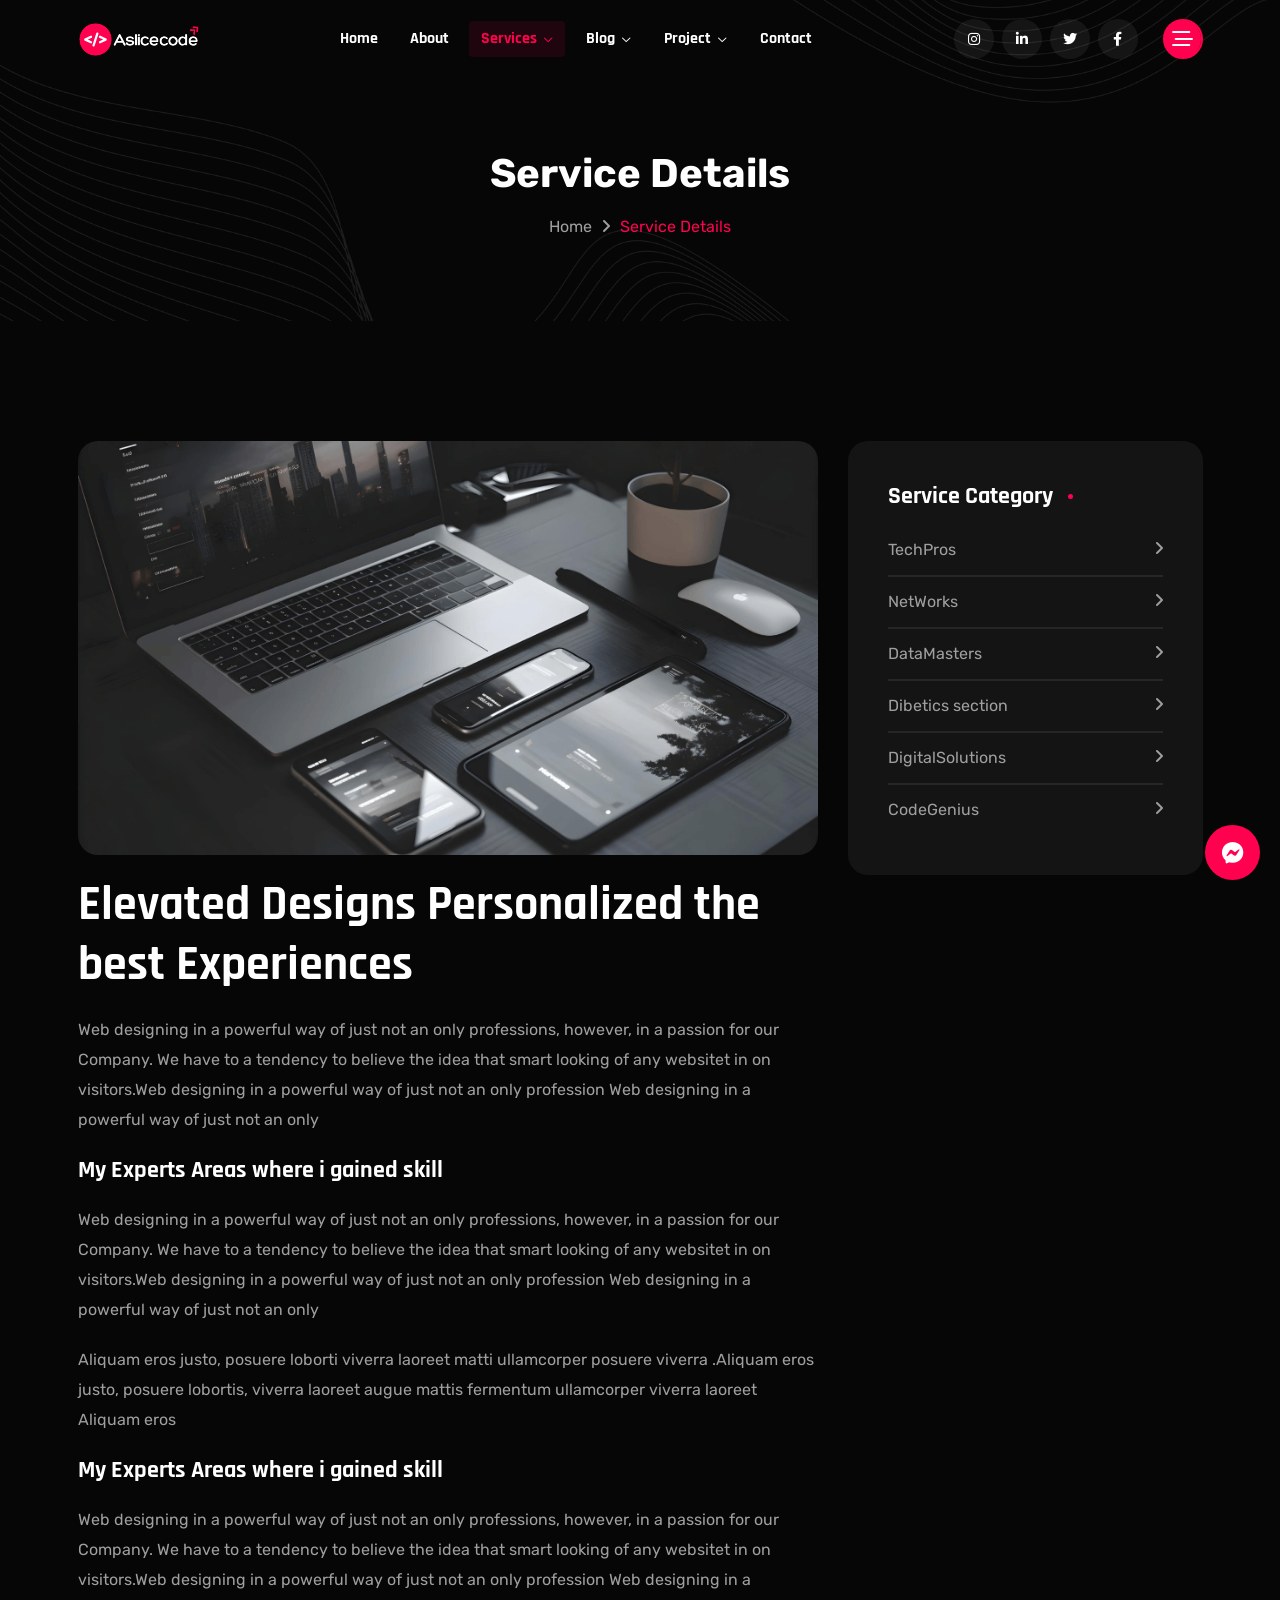
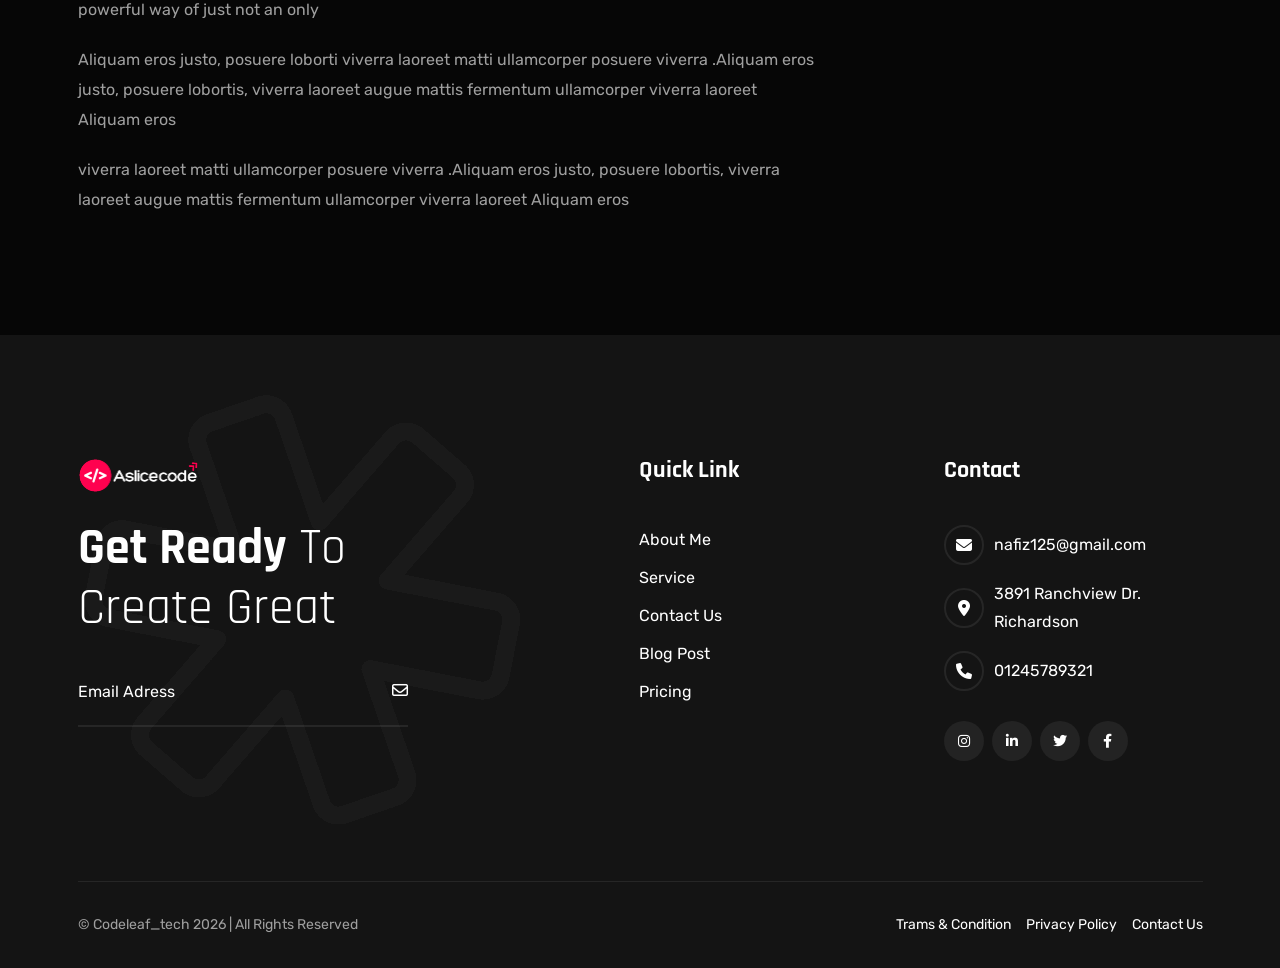
<file: service-details.html>
<!DOCTYPE html>
<html lang="en">


<head>
    <meta charset="UTF-8">
    <meta http-equiv="X-UA-Compatible" content="IE=edge">
    <meta name="viewport" content="width=device-width, initial-scale=1.0">
    <meta name="description" content="Reeni is a modern personal portfolio template for designers, developers, content writer, cleaner, programmer, fashion designer, model, Influencer and freelancers. Fully responsive, SEO-friendly, Bootstrap and easy to customize.">
    <link rel="shortcut icon" type="image/x-icon" href="assets/images/favicon.svg">
    <title>Service Details Codeleaf_tech - Personal Portfolio HTML Template | Freelancer & Developer Portfolio</title>
    <!-- Bootstrap min css -->
    <link rel="stylesheet" href="assets/css/vendor/fontawesome.css">
    <link rel="stylesheet" href="assets/css/plugins/swiper.css">
    <link rel="stylesheet" href="assets/css/plugins/odometer.css">
    <link rel="stylesheet" href="assets/css/vendor/animate.min.css">
    <link rel="stylesheet" href="assets/css/vendor/bootstrap.min.css">
    <!-- custom css -->
    <link rel="stylesheet" href="assets/css/style.css">
</head>

<body>

    <!-- tpm-header-area start -->
    <header class="tmp-header-area-start header-one header--sticky header--transparent">
        <div class="container">
            <div class="row">
                <div class="col-lg-12">
                    <div class="header-content">
                        <div class="logo">
                            <a href="index.html">
                                <img class="logo-dark" src="assets/images/logo/white-logo-reeni.png" alt="">
                                <img class="logo-white" src="assets/images/logo/logo-white.png" alt="">
                            </a>
                        </div>
                        <nav class="tmp-mainmenu-nav d-none d-xl-block">
                            <ul class="tmp-mainmenu">
                                <li>
                                    <a href="#">Home
                                    </a>
                                    <!-- <ul class="submenu">
            <li><a href="index.html">Home 01</a></li>
            <li><a href="index-02.html">Home 02</a></li>
            <li><a href="index-03.html">Home 03</a></li>
            <li><a href="index-04.html">Home 04</a></li>
            <li><a href="index-05.html">Home 05</a></li>
            <li><a href="index-06.html">Home 06</a></li>
            <li><a href="index-07.html">Home 07</a></li>
            <li><a href="index-08.html">Home 08</a></li>
            <li><a href="index-09.html">Home 09</a></li>
            <li><a href="index-10.html">Home 10</a></li>
            <li><a href="index-11.html">Home 11</a></li>
            <li><a href="index-12.html">Home 12</a></li>
            <li><a href="index-13.html">Home 13</a></li>
        </ul> -->
                                </li>
                                <li>
                                    <a href="about.html">About</a>
                                </li>
                                <li class="has-dropdown">
                                    <a href="#">Services
                                        <i class="fa-regular fa-chevron-down"></i>
                                    </a>
                                    <ul class="submenu">
                                        <li><a href="service.html">Service</a></li>
                                        <li><a href="service-details.html">Service Details</a></li>
                                    </ul>
                                </li>
                                <li class="has-dropdown">
                                    <a href="#">Blog
                                        <i class="fa-regular fa-chevron-down"></i>
                                    </a>
                                    <ul class="submenu">
                                        <li><a href="blog.html">Blog Classic</a></li>
                                        <li><a href="blog-details.html">Blog Details</a></li>
                                    </ul>
                                </li>
                                <li class="has-dropdown">
                                    <a href="#">Project
                                        <i class="fa-regular fa-chevron-down"></i>
                                    </a>
                                    <ul class="submenu">
                                        <li><a href="project.html">Project</a></li>
                                        <li><a href="project-details.html">Project Details</a></li>
                                    </ul>
                                </li>
                                <li>
                                    <a href="contact.html">Contact</a>
                                </li>
                            </ul>

                        </nav>
                        <div class="tmp-header-right">
                            <div class="social-share-wrapper d-none d-md-block">
                                <div class="social-link">
                                    <a href="#"><i class="fa-brands fa-instagram"></i></a>
                                    <a href="#"><i class="fa-brands fa-linkedin-in"></i></a>
                                    <a href="#"><i class="fa-brands fa-twitter"></i></a>
                                    <a href="#"><i class="fa-brands fa-facebook-f"></i></a>
                                </div>
                            </div>
                            <div class="actions-area">
                                <div class="tmp-side-collups-area d-none d-xl-block">
                                    <button class="tmp-menu-bars tmp_button_active"><i class="fa-regular fa-bars-staggered"></i></button>
                                </div>
                                <div class="tmp-side-collups-area d-block d-xl-none">
                                    <button class="tmp-menu-bars humberger_menu_active"><i class="fa-regular fa-bars-staggered"></i></button>
                                </div>
                            </div>
                        </div>
                    </div>
                </div>
            </div>
        </div>
    </header>
    <!-- tpm-header-area end -->

    <div class="d-none d-xl-block">
        <div class="tmp-sidebar-area tmp_side_bar">
            <div class="inner">
                <div class="top-area">
                    <a href="index.html" class="logo">
                        <img class="logo-dark" src="assets/images/logo/white-logo-reeni.png" alt="">
                        <img class="logo-white" src="assets/images/logo/logo-white.png" alt="">
                    </a>
                    <div class="close-icon-area">
                        <button class="tmp-round-action-btn close_side_menu_active">
                            <i class="fa-sharp fa-light fa-xmark"></i>
                        </button>
                    </div>
                </div>
                <div class="content-wrapper">
                    <div class="image-area-feature">
                        <a href="index.html">
                            <img src="assets/images/logo/man.png" alt="personal-logo">
                        </a>
                    </div>
                    <h5 class="title mt--30">Freelancer delivering exceptional Webflow, and Next.js solutions.</h5>
                    <p class="disc">I am a skilled freelancer specializing in Webflow development, Figma design, and Next.js projects. I deliver creative, dynamic, and user-centric web solutions.
                    </p>
                    <div class="short-contact-area">
                        <!-- single contact information -->
                        <div class="single-contact">
                            <i class="fa-solid fa-phone"></i>
                            <div class="information tmp-link-animation">
                                <span>Call Now</span>
                                <a href="#" class="number">+91 89404 97627</a>
                            </div>
                        </div>
                        <!-- single contact information end -->

                        <!-- single contact information -->
                        <div class="single-contact">
                            <i class="fa-solid fa-envelope"></i>
                            <div class="information tmp-link-animation">
                                <span>Mail Us</span>
                                <a href="#" class="number">mohan_s06@outlook.com</a>
                            </div>
                        </div>
                        <!-- single contact information end -->

                        <!-- single contact information -->
                        <div class="single-contact">
                            <i class="fa-solid fa-location-crosshairs"></i>
                            <div class="information tmp-link-animation">
                                <span>My Address</span>
                                <span class="number">Coimbatore - 641 032 , India</span>
                            </div>
                        </div>
                        <!-- single contact information end -->
                    </div>
                    <!-- social area start -->
                    <div class="social-wrapper mt--20">
                        <span class="subtitle">find with me</span>
                        <div class="social-link">
                            <a href="#"><i class="fa-brands fa-instagram"></i></a>
                            <a href="#"><i class="fa-brands fa-linkedin-in"></i></a>
                            <a href="#"><i class="fa-brands fa-twitter"></i></a>
                            <a href="#"><i class="fa-brands fa-facebook-f"></i></a>
                        </div>
                    </div>
                    <!-- social area end -->
                </div>
            </div>
        </div>
        <a class="overlay_close_side_menu close_side_menu_active" href="javascript:void(0);"></a>
    </div>

    <div class="d-block d-xl-none">
        <div class="tmp-popup-mobile-menu">
            <div class="inner">
                <div class="header-top">
                    <div class="logo">
                        <a href="index.html" class="logo-area">
                            <img class="logo-dark" src="assets/images/logo/white-logo-reeni.png" alt="">
                            <img class="logo-white" src="assets/images/logo/logo-white.png" alt="">
                        </a>

                    </div>
                    <div class="close-menu">
                        <button class="close-button tmp-round-action-btn">
                            <i class="fa-sharp fa-light fa-xmark"></i>
                        </button>
                    </div>
                </div>
                <ul class="tmp-mainmenu">
                    <li>
                        <a href="#">Home
                        </a>
                        <!-- <ul class="submenu">
            <li><a href="index.html">Home 01</a></li>
            <li><a href="index-02.html">Home 02</a></li>
            <li><a href="index-03.html">Home 03</a></li>
            <li><a href="index-04.html">Home 04</a></li>
            <li><a href="index-05.html">Home 05</a></li>
            <li><a href="index-06.html">Home 06</a></li>
            <li><a href="index-07.html">Home 07</a></li>
            <li><a href="index-08.html">Home 08</a></li>
            <li><a href="index-09.html">Home 09</a></li>
            <li><a href="index-10.html">Home 10</a></li>
            <li><a href="index-11.html">Home 11</a></li>
            <li><a href="index-12.html">Home 12</a></li>
            <li><a href="index-13.html">Home 13</a></li>
        </ul> -->
                    </li>
                    <li>
                        <a href="about.html">About</a>
                    </li>
                    <li class="has-dropdown">
                        <a href="#">Services
                            <i class="fa-regular fa-chevron-down"></i>
                        </a>
                        <ul class="submenu">
                            <li><a href="service.html">Service</a></li>
                            <li><a href="service-details.html">Service Details</a></li>
                        </ul>
                    </li>
                    <li class="has-dropdown">
                        <a href="#">Blog
                            <i class="fa-regular fa-chevron-down"></i>
                        </a>
                        <ul class="submenu">
                            <li><a href="blog.html">Blog Classic</a></li>
                            <li><a href="blog-details.html">Blog Details</a></li>
                        </ul>
                    </li>
                    <li class="has-dropdown">
                        <a href="#">Project
                            <i class="fa-regular fa-chevron-down"></i>
                        </a>
                        <ul class="submenu">
                            <li><a href="project.html">Project</a></li>
                            <li><a href="project-details.html">Project Details</a></li>
                        </ul>
                    </li>
                    <li>
                        <a href="contact.html">Contact</a>
                    </li>
                </ul>


                <div class="social-wrapper mt--40">
                    <span class="subtitle">find with me</span>
                    <div class="social-link">
                        <a href="#"><i class="fa-brands fa-instagram"></i></a>
                        <a href="#"><i class="fa-brands fa-linkedin-in"></i></a>
                        <a href="#"><i class="fa-brands fa-twitter"></i></a>
                        <a href="#"><i class="fa-brands fa-facebook-f"></i></a>
                    </div>
                </div>
                <!-- social area end -->



            </div>
        </div>
    </div>


    <!-- Breadcrumb Area Start -->
    <div class="breadcrumb-area breadcrumb-bg">
        <div class="container">
            <div class="row">
                <div class="col-lg-12">
                    <div class="breadcrumb-inner text-center">
                        <h1 class="title split-collab">Service Details</h1>
                        <ul class="page-list">
                            <li class="tmp-breadcrumb-item"><a href="https://themes-park.net/">Home</a></li>
                            <li class="icon"><i class="fa-solid fa-angle-right"></i></li>
                            <li class="tmp-breadcrumb-item active">Service Details</li>
                        </ul>
                        <!-- <div class="circle-1"></div> -->
                    </div>
                </div>
            </div>
        </div>
    </div>
    <!-- Breadcrumb Area End -->
    <div class="service-details-area-wrapper tmp-section-gap">
        <div class="container">
            <div class="row row--40">
                <div class="col-lg-8">
                    <div class="service-thumnail-wrap">
                        <img src="assets/images/services/service-detials-thumnail-wrap.png" alt="thumnail-img">
                    </div>
                    <h2 class="title split-collab">Elevated Designs Personalized the best Experiences</h2>
                    <p class="doc-para">Web designing in a powerful way of just not an only professions, however, in a
                        passion for our Company. We have to a tendency to believe the idea that smart looking of any
                        websitet in on visitors.Web designing in a powerful way of just not an only profession Web
                        designing in a powerful way of just not an only </p>
                    <h2 class="title-mini split-collab">My Experts Areas where i gained skill</h2>
                    <p class="doc-para">Web designing in a powerful way of just not an only professions, however, in a
                        passion for our Company. We have to a tendency to believe the idea that smart looking of any
                        websitet in on visitors.Web designing in a powerful way of just not an only profession Web
                        designing in a powerful way of just not an only</p>
                    <p class="doc-para">Aliquam eros justo, posuere loborti viverra laoreet matti ullamcorper posuere
                        viverra .Aliquam eros justo, posuere lobortis, viverra laoreet augue mattis fermentum
                        ullamcorper viverra laoreet Aliquam eros </p>

                    <h2 class="title-mini split-collab">My Experts Areas where i gained skill</h2>
                    <p class="doc-para">Web designing in a powerful way of just not an only professions, however, in a
                        passion for our Company. We have to a tendency to believe the idea that smart looking of any
                        websitet in on visitors.Web designing in a powerful way of just not an only profession Web
                        designing in a powerful way of just not an only</p>
                    <p class="doc-para">Aliquam eros justo, posuere loborti viverra laoreet matti ullamcorper posuere
                        viverra .Aliquam eros justo, posuere lobortis, viverra laoreet augue mattis fermentum
                        ullamcorper viverra laoreet Aliquam eros </p>
                    <p class="doc-para">viverra laoreet matti ullamcorper posuere
                        viverra .Aliquam eros justo, posuere lobortis, viverra laoreet augue mattis fermentum
                        ullamcorper viverra laoreet Aliquam eros</p>

                </div>
                <div class="col-lg-4">
                    <div class="signle-side-bar service-list-area tmponhover">
                        <div class="header">
                            <h3 class="title">Service Category</h3>
                        </div>
                        <div class="body">
                            <a href="#" class="single-service">
                                <p class="service-title">TechPros</p>
                                <span class="service-icon"><i class="fa-solid fa-angle-right"></i></span>
                            </a>
                            <a href="#" class="single-service">
                                <p class="service-title"> NetWorks</p>
                                <span class="service-icon"><i class="fa-solid fa-angle-right"></i></span>
                            </a>
                            <a href="#" class="single-service">
                                <p class="service-title">DataMasters</p>
                                <span class="service-icon"><i class="fa-solid fa-angle-right"></i></span>
                            </a>
                            <a href="#" class="single-service">
                                <p class="service-title">Dibetics section</p>
                                <span class="service-icon"><i class="fa-solid fa-angle-right"></i></span>
                            </a>
                            <a href="#" class="single-service">
                                <p class="service-title">DigitalSolutions</p>
                                <span class="service-icon"><i class="fa-solid fa-angle-right"></i></span>
                            </a>
                            <a href="#" class="single-service">
                                <p class="service-title">CodeGenius</p>
                                <span class="service-icon"><i class="fa-solid fa-angle-right"></i></span>
                            </a>
                        </div>
                    </div>
                </div>
            </div>
        </div>
    </div>
    <!-- Start Footer Area  -->
    <footer class="footer-area footer-style-one-wrapper  tmp-section-gap">
        <div class="container">
            <div class="footer-main footer-style-one">
                <div class="row g-5">
                    <div class="col-lg-5 col-md-6">
                        <div class="single-footer-wrapper border-right mr--20">
                            <div class="logo">
                                <a href="index.html">
                                    <img src="assets/images/logo/white-logo-reeni.png" alt="">
                                </a>
                            </div>
                            <p class="description"><span>Get Ready</span> To <br> Create Great</p>
                            <form action="#" class="newsletter-form-1 mt--40">
                                <input type="email" placeholder="Email Adress">
                                <span class="form-icon"><i class="fa-regular fa-envelope"></i></span>
                            </form>
                        </div>
                    </div>
                    <div class="col-lg-4 col-md-6">
                        <div class="single-footer-wrapper quick-link-wrap">
                            <h5 class="ft-title">Quick Link</h5>
                            <ul class="ft-link tmp-link-animation">
                                <li>
                                    <a href="about.html">About Me</a>
                                </li>
                                <li>
                                    <a href="team.html">Service</a>
                                </li>
                                <li>
                                    <a href="service.html">Contact Us</a>
                                </li>
                                <li>
                                    <a href="blog.html">Blog Post</a>
                                </li>
                                <li>
                                    <a href="contact.html">Pricing</a>
                                </li>
                            </ul>
                        </div>
                    </div>
                    <div class="col-lg-3 col-md-6">
                        <div class="single-footer-wrapper contact-wrap">
                            <h5 class="ft-title">Contact </h5>
                            <ul class="ft-link tmp-link-animation">
                                <li><span class="ft-icon"><i class="fa-solid fa-envelope"></i></span><a href="#">nafiz125@gmail.com</a></li>
                                <li><span class="ft-icon"><i class="fa-solid fa-location-dot"></i></span>3891
                                    Ranchview Dr. Richardson</li>
                                <li><span class="ft-icon"><i class="fa-solid fa-phone"></i></span><a href="#">01245789321</a></li>
                            </ul>
                            <div class="social-link footer">
                                <a href="#"><i class="fa-brands fa-instagram"></i></a>
                                <a href="#"><i class="fa-brands fa-linkedin-in"></i></a>
                                <a href="#"><i class="fa-brands fa-twitter"></i></a>
                                <a href="#"><i class="fa-brands fa-facebook-f"></i></a>
                            </div>
                        </div>
                    </div>
                </div>
            </div>
        </div>
        <div class="footer-bg-img">
            <img src="assets/images/footer/footer-bg-img.png" alt="footer-img">
        </div>
    </footer>
    <div class="copyright-area-one">
        <div class="container">
            <div class="row">
                <div class="col-lg-12">
                    <div class="main-wrapper">
                        <p class="copy-right-para">© Codeleaf_tech <script>
                                document.write(new Date().getFullYear())
                            </script> | All Rights Reserved</p>
                        <ul>
                            <li><a href="#">Trams & Condition</a></li>
                            <li><a href="#">Privacy Policy</a></li>
                            <li><a href="#">Contact Us</a></li>
                        </ul>
                    </div>
                </div>
            </div>
        </div>
    </div>
    <!-- End Footer Area  -->



    <!-- ready chatting option via email -->
    <div class="ready-chatting-option tmp-ready-chat">
        <input type="checkbox" id="click">
        <label for="click">
            <i class="fab fa-facebook-messenger"></i>
            <i class="fas fa-times"></i>
        </label>
        <div class="wrapper">
            <div class="head-text">
                Let's chat with me? - Online
            </div>
            <div class="chat-box">
                <div class="desc-text">
                    Please fill out the form below to start chatting with me directly.
                </div>
                <form class="tmp-dynamic-form" action="#">
                    <div class="field">
                        <input class="input-field" name="name" placeholder="Your Name" type="text" required>
                    </div>
                    <div class="field">
                        <input class="input-field" name="email" placeholder="Your Email" type="email" required>
                    </div>
                    <div class="field textarea">
                        <textarea class="input-field" placeholder="Your Message" name="message" required></textarea>
                    </div>
                    <div class="field">
                        <button name="submit" type="submit">Send Message</button>
                    </div>
                </form>
            </div>
        </div>
    </div>
    <!-- ready chatting option via email end -->
    <!-- progress area start -->
    <div class="scrollToTop" style="display: block;">
        <div class="arrowUp">
            <i class="fa-light fa-arrow-up"></i>
        </div>
        <div class="water" style="transform: translate(0px, 87%);">
            <svg viewBox="0 0 560 20" class="water_wave water_wave_back">
                <use xlink:href="#wave"></use>
            </svg>
            <svg viewBox="0 0 560 20" class="water_wave water_wave_front">
                <use xlink:href="#wave"></use>
            </svg>
            <svg version="1.1" xmlns="http://www.w3.org/2000/svg" xmlns:xlink="http://www.w3.org/1999/xlink" viewBox="0 0 560 20" style="display: none;">
                <symbol id="wave">
                    <path d="M420,20c21.5-0.4,38.8-2.5,51.1-4.5c13.4-2.2,26.5-5.2,27.3-5.4C514,6.5,518,4.7,528.5,2.7c7.1-1.3,17.9-2.8,31.5-2.7c0,0,0,0,0,0v20H420z" fill="#FF014F"></path>
                    <path d="M420,20c-21.5-0.4-38.8-2.5-51.1-4.5c-13.4-2.2-26.5-5.2-27.3-5.4C326,6.5,322,4.7,311.5,2.7C304.3,1.4,293.6-0.1,280,0c0,0,0,0,0,0v20H420z" fill="#FF014F"></path>
                    <path d="M140,20c21.5-0.4,38.8-2.5,51.1-4.5c13.4-2.2,26.5-5.2,27.3-5.4C234,6.5,238,4.7,248.5,2.7c7.1-1.3,17.9-2.8,31.5-2.7c0,0,0,0,0,0v20H140z" fill="#FF014F"></path>
                    <path d="M140,20c-21.5-0.4-38.8-2.5-51.1-4.5c-13.4-2.2-26.5-5.2-27.3-5.4C46,6.5,42,4.7,31.5,2.7C24.3,1.4,13.6-0.1,0,0c0,0,0,0,0,0l0,20H140z" fill="#FF014F"></path>
                </symbol>
            </svg>

        </div>
    </div>
    <!-- progress area end -->
    <!-- <div class="tmp-right-demo">
    <button class="demo-button">
        <p class="mb--0">48</p>
        <span class="text">Demos</span>
    </button>
</div> -->


    <div class="demo-modal-area">
        <div class="wrapper">
            <div class="tmp-modal-inner">
                <div class="close-icon">
                    <button class="demo-close-btn"><span><i class="fa-sharp fa-light fa-xmark"></i></span></button>
                </div>
                <div class="demo-top text-center">
                    <h4 class="title">Reeni</h4>
                    <p class="subtitle">A personal portfolio website is your digital resume—a place to showcase your work,
                        skills, and achievements.</p>
                </div>
                <ul class="popuptab-area nav nav-tabs" id="popuptab" role="tablist">
                    <li class="nav-item">
                        <a class="nav-link active demo-dark" id="demodark-tab" data-bs-toggle="tab" href="#demodark" role="tab" aria-controls="demodark" aria-selected="true">Dark Demo</a>
                    </li>
                    <li class="nav-item">
                        <a class="nav-link demo-light" id="demolight-tab" data-bs-toggle="tab" href="#demolight" role="tab" aria-controls="demolight" aria-selected="false">Light Demo</a>
                    </li>
                </ul>
                <div class="tab-content" id="popuptabContent">
                    <div class="tab-pane show active" id="demodark" role="tabpanel" aria-labelledby="demodark-tab">
                        <div class="content">
                            <div class="row">

                                <!-- Start Single Content  -->
                                <div class="col-lg-4 col-md-6 col-12">
                                    <div class="single-demo">
                                        <div class="inner">
                                            <div class="thumbnail">
                                                <a href="index.html">
                                                    <img class="w-100" src="assets/images/demo/home-1.png" alt="Personal Portfolio">
                                                    <span class="overlay-content">
                                                    <span class="overlay-text">View Demo <i
                                                            class="feather-external-link"></i></span>
                                                    </span>
                                                </a>
                                            </div>
                                            <div class="inner">
                                                <h3 class="title"><a href="index.html">Main Demo</a></h3>
                                            </div>
                                        </div>
                                    </div>
                                </div>
                                <!-- End Single Content  -->

                                <!-- Start Single Content  -->
                                <div class="col-lg-4 col-md-6 col-12">
                                    <div class="single-demo">
                                        <div class="inner">
                                            <div class="thumbnail">
                                                <a href="index-02.html">
                                                    <img class="w-100" src="assets/images/demo/home-2.png" alt="Personal Portfolio">
                                                    <span class="overlay-content">
                                                    <span class="overlay-text">View Demo <i
                                                            class="feather-external-link"></i></span>
                                                    </span>
                                                </a>
                                            </div>
                                            <div class="inner">
                                                <h3 class="title"><a href="index-02.html">Demo 02</a></h3>
                                            </div>
                                        </div>
                                    </div>
                                </div>
                                <!-- End Single Content  -->

                                <!-- Start Single Content  -->
                                <div class="col-lg-4 col-md-6 col-12">
                                    <div class="single-demo">
                                        <div class="inner">
                                            <div class="thumbnail">
                                                <a href="index-03.html">
                                                    <img class="w-100" src="assets/images/demo/home-3.png" alt="Personal Portfolio">
                                                    <span class="overlay-content">
                                                    <span class="overlay-text">View Demo <i
                                                            class="feather-external-link"></i></span>
                                                    </span>
                                                </a>
                                            </div>
                                            <div class="inner">
                                                <h3 class="title"><a href="index-03.html">Demo 03</a></h3>
                                            </div>
                                        </div>
                                    </div>
                                </div>
                                <!-- End Single Content  -->

                                <!-- Start Single Content  -->
                                <div class="col-lg-4 col-md-6 col-12">
                                    <div class="single-demo">
                                        <div class="inner">
                                            <div class="thumbnail">
                                                <a href="index-04.html">
                                                    <img class="w-100" src="assets/images/demo/home-4.png" alt="Personal Portfolio">
                                                    <span class="overlay-content">
                                                    <span class="overlay-text">View Demo <i
                                                            class="feather-external-link"></i></span>
                                                    </span>
                                                </a>
                                            </div>
                                            <div class="inner">
                                                <h3 class="title"><a href="index-04.html">Demo 04</a></h3>
                                            </div>
                                        </div>
                                    </div>
                                </div>
                                <!-- End Single Content  -->

                                <!-- Start Single Content  -->
                                <div class="col-lg-4 col-md-6 col-12">
                                    <div class="single-demo">
                                        <div class="inner">
                                            <div class="thumbnail">
                                                <a href="index-05.html">
                                                    <img class="w-100" src="assets/images/demo/home-5.png" alt="Personal Portfolio">
                                                    <span class="overlay-content">
                                                    <span class="overlay-text">View Demo <i
                                                            class="feather-external-link"></i></span>
                                                    </span>
                                                </a>
                                            </div>
                                            <div class="inner">
                                                <h3 class="title"><a href="index-05.html">Demo 05</a></h3>
                                            </div>
                                        </div>
                                    </div>
                                </div>
                                <!-- End Single Content  -->

                                <!-- Start Single Content  -->
                                <div class="col-lg-4 col-md-6 col-12">
                                    <div class="single-demo">
                                        <div class="inner">
                                            <div class="thumbnail">
                                                <a href="index-06.html">
                                                    <img class="w-100" src="assets/images/demo/home-6.png" alt="Personal Portfolio">
                                                    <span class="overlay-content">
                                                    <span class="overlay-text">View Demo <i
                                                            class="feather-external-link"></i></span>
                                                    </span>
                                                </a>
                                            </div>
                                            <div class="inner">
                                                <h3 class="title"><a href="index-06.html">Demo 06</a></h3>
                                            </div>
                                        </div>
                                    </div>
                                </div>
                                <!-- End Single Content  -->

                                <!-- Start Single Content  -->
                                <div class="col-lg-4 col-md-6 col-12">
                                    <div class="single-demo">
                                        <div class="inner">
                                            <div class="thumbnail">
                                                <a href="index-07.html">
                                                    <img class="w-100" src="assets/images/demo/home-7.png" alt="Personal Portfolio">
                                                    <span class="overlay-content">
                                                    <span class="overlay-text">View Demo <i
                                                            class="feather-external-link"></i></span>
                                                    </span>
                                                </a>
                                            </div>
                                            <div class="inner">
                                                <h3 class="title"><a href="index-07.html">Demo 07</a></h3>
                                            </div>
                                        </div>
                                    </div>
                                </div>
                                <!-- End Single Content  -->

                                <!-- Start Single Content  -->
                                <div class="col-lg-4 col-md-6 col-12">
                                    <div class="single-demo">
                                        <div class="inner">
                                            <div class="thumbnail">
                                                <a href="index-08.html">
                                                    <img class="w-100" src="assets/images/demo/home-8.png" alt="Personal Portfolio">
                                                    <span class="overlay-content">
                                                    <span class="overlay-text">View Demo <i
                                                            class="feather-external-link"></i></span>
                                                    </span>
                                                </a>
                                            </div>
                                            <div class="inner">
                                                <h3 class="title"><a href="index-08.html">Demo 08</a></h3>
                                            </div>
                                        </div>
                                    </div>
                                </div>
                                <!-- End Single Content  -->

                                <!-- Start Single Content  -->
                                <div class="col-lg-4 col-md-6 col-12">
                                    <div class="single-demo">
                                        <div class="inner">
                                            <div class="thumbnail">
                                                <a href="index-09.html">
                                                    <img class="w-100" src="assets/images/demo/home-9.png" alt="Personal Portfolio">
                                                    <span class="overlay-content">
                                                    <span class="overlay-text">View Demo <i
                                                            class="feather-external-link"></i></span>
                                                    </span>
                                                </a>
                                            </div>
                                            <div class="inner">
                                                <h3 class="title"><a href="index-09.html">Demo 09</a></h3>
                                            </div>
                                        </div>
                                    </div>
                                </div>
                                <!-- End Single Content  -->

                                <!-- Start Single Content  -->
                                <div class="col-lg-4 col-md-6 col-12">
                                    <div class="single-demo">
                                        <div class="inner">
                                            <div class="thumbnail">
                                                <a href="index-10.html">
                                                    <img class="w-100" src="assets/images/demo/home-10.png" alt="Personal Portfolio">
                                                    <span class="overlay-content">
                                                    <span class="overlay-text">View Demo <i
                                                            class="feather-external-link"></i></span>
                                                    </span>
                                                </a>
                                            </div>
                                            <div class="inner">
                                                <h3 class="title"><a href="index-10.html">Demo 10</a></h3>
                                            </div>
                                        </div>
                                    </div>
                                </div>
                                <!-- End Single Content  -->

                                <!-- Start Single Content  -->
                                <div class="col-lg-4 col-md-6 col-12">
                                    <div class="single-demo">
                                        <div class="inner">
                                            <div class="thumbnail">
                                                <a href="index-11.html">
                                                    <img class="w-100" src="assets/images/demo/home-11.png" alt="Personal Portfolio">
                                                    <span class="overlay-content">
                                                    <span class="overlay-text">View Demo <i
                                                            class="feather-external-link"></i></span>
                                                    </span>
                                                </a>
                                            </div>
                                            <div class="inner">
                                                <h3 class="title"><a href="index-11.html">Demo 11</a></h3>
                                            </div>
                                        </div>
                                    </div>
                                </div>
                                <!-- End Single Content  -->

                                <!-- Start Single Content  -->
                                <div class="col-lg-4 col-md-6 col-12">
                                    <div class="single-demo">
                                        <div class="inner">
                                            <div class="thumbnail">
                                                <a href="index-12.html">
                                                    <img class="w-100" src="assets/images/demo/home-12.png" alt="Personal Portfolio">
                                                    <span class="overlay-content">
                                                    <span class="overlay-text">View Demo <i
                                                            class="feather-external-link"></i></span>
                                                    </span>
                                                </a>
                                            </div>
                                            <div class="inner">
                                                <h3 class="title"><a href="index-12.html">Demo 12</a></h3>
                                            </div>
                                        </div>
                                    </div>
                                </div>
                                <!-- End Single Content  -->

                                <!-- Start Single Content  -->
                                <div class="col-lg-4 col-md-6 col-12">
                                    <div class="single-demo">
                                        <div class="inner">
                                            <div class="thumbnail">
                                                <a href="index-13.html">
                                                    <img class="w-100" src="assets/images/demo/home-13.png" alt="Personal Portfolio">
                                                    <span class="overlay-content">
                                                    <span class="overlay-text">View Demo <i
                                                            class="feather-external-link"></i></span>
                                                    </span>
                                                </a>
                                            </div>
                                            <div class="inner">
                                                <h3 class="title"><a href="index-13.html">Demo 13</a></h3>
                                            </div>
                                        </div>
                                    </div>
                                </div>
                                <!-- End Single Content  -->

                                <!-- Start Single Content  -->
                                <div class="col-lg-4 col-md-6 col-12">
                                    <div class="single-demo">
                                        <div class="inner">
                                            <div class="thumbnail">
                                                <a href="index-14.html">
                                                    <img class="w-100" src="assets/images/demo/home-14.png" alt="Personal Portfolio">
                                                    <span class="overlay-content">
                                                    <span class="overlay-text">View Demo <i
                                                            class="feather-external-link"></i></span>
                                                    </span>
                                                </a>
                                            </div>
                                            <div class="inner">
                                                <h3 class="title"><a href="index-14.html">Demo 14</a></h3>
                                            </div>
                                        </div>
                                    </div>
                                </div>
                                <!-- End Single Content  -->

                                <!-- Start Single Content  -->
                                <div class="col-lg-4 col-md-6 col-12">
                                    <div class="single-demo">
                                        <div class="inner">
                                            <div class="thumbnail">
                                                <a href="index-15.html">
                                                    <img class="w-100" src="assets/images/demo/home-15.png" alt="Personal Portfolio">
                                                    <span class="overlay-content">
                                                    <span class="overlay-text">View Demo <i
                                                            class="feather-external-link"></i></span>
                                                    </span>
                                                </a>
                                            </div>
                                            <div class="inner">
                                                <h3 class="title"><a href="index-15.html">Demo 15</a></h3>
                                            </div>
                                        </div>
                                    </div>
                                </div>
                                <!-- End Single Content  -->
                                <!-- Start Single Content  -->
                                <div class="col-lg-4 col-md-6 col-12">
                                    <div class="single-demo">
                                        <div class="inner">
                                            <div class="thumbnail">
                                                <a href="index-16.html">
                                                    <img class="w-100" src="assets/images/demo/home-16.png" alt="Personal Portfolio">
                                                    <span class="overlay-content">
                                                    <span class="overlay-text">View Demo <i
                                                            class="feather-external-link"></i></span>
                                                    </span>
                                                </a>
                                            </div>
                                            <div class="inner">
                                                <h3 class="title"><a href="index-16.html">Demo 16</a></h3>
                                            </div>
                                        </div>
                                    </div>
                                </div>
                                <!-- End Single Content  -->
                                <!-- Start Single Content  -->
                                <div class="col-lg-4 col-md-6 col-12">
                                    <div class="single-demo">
                                        <div class="inner">
                                            <div class="thumbnail">
                                                <a href="index-17.html">
                                                    <img class="w-100" src="assets/images/demo/home-17.png" alt="Personal Portfolio">
                                                    <span class="overlay-content">
                                                    <span class="overlay-text">View Demo <i
                                                            class="feather-external-link"></i></span>
                                                    </span>
                                                </a>
                                            </div>
                                            <div class="inner">
                                                <h3 class="title"><a href="index-17.html">Demo 17</a></h3>
                                            </div>
                                        </div>
                                    </div>
                                </div>
                                <!-- End Single Content  -->
                                <!-- Start Single Content  -->
                                <div class="col-lg-4 col-md-6 col-12">
                                    <div class="single-demo">
                                        <div class="inner">
                                            <div class="thumbnail">
                                                <a href="index-18.html">
                                                    <img class="w-100" src="assets/images/demo/home-18.png" alt="Personal Portfolio">
                                                    <span class="overlay-content">
                                                    <span class="overlay-text">View Demo <i
                                                            class="feather-external-link"></i></span>
                                                    </span>
                                                </a>
                                            </div>
                                            <div class="inner">
                                                <h3 class="title"><a href="index-18.html">Demo 18</a></h3>
                                            </div>
                                        </div>
                                    </div>
                                </div>
                                <!-- End Single Content  -->
                                <!-- Start Single Content  -->
                                <div class="col-lg-4 col-md-6 col-12">
                                    <div class="single-demo">
                                        <div class="inner">
                                            <div class="thumbnail">
                                                <a href="index-19.html">
                                                    <img class="w-100" src="assets/images/demo/home-19.png" alt="Personal Portfolio">
                                                    <span class="overlay-content">
                                                    <span class="overlay-text">View Demo <i
                                                            class="feather-external-link"></i></span>
                                                    </span>
                                                </a>
                                            </div>
                                            <div class="inner">
                                                <h3 class="title"><a href="index-19.html">Demo 19</a></h3>
                                            </div>
                                        </div>
                                    </div>
                                </div>
                                <!-- End Single Content  -->
                                <!-- Start Single Content  -->
                                <div class="col-lg-4 col-md-6 col-12">
                                    <div class="single-demo">
                                        <div class="inner">
                                            <div class="thumbnail">
                                                <a href="index-20.html">
                                                    <img class="w-100" src="assets/images/demo/home-20.png" alt="Personal Portfolio">
                                                    <span class="overlay-content">
                                                    <span class="overlay-text">View Demo <i
                                                            class="feather-external-link"></i></span>
                                                    </span>
                                                </a>
                                            </div>
                                            <div class="inner">
                                                <h3 class="title"><a href="index-20.html">Demo 20</a></h3>
                                            </div>
                                        </div>
                                    </div>
                                </div>
                                <!-- End Single Content  -->
                                <!-- Start Single Content  -->
                                <div class="col-lg-4 col-md-6 col-12">
                                    <div class="single-demo">
                                        <div class="inner">
                                            <div class="thumbnail">
                                                <a href="#">
                                                    <img class="w-100" src="assets/images/demo/coming-soon.png" alt="Personal Portfolio">
                                                    <span class="overlay-content">
                                                    <span class="overlay-text">View Demo <i
                                                            class="feather-external-link"></i></span>
                                                    </span>
                                                </a>
                                            </div>
                                            <div class="inner">
                                                <h3 class="title"><a href="#">Demo 21</a></h3>
                                            </div>
                                        </div>
                                    </div>
                                </div>
                                <!-- End Single Content  -->



                            </div>
                        </div>
                    </div>


                    <div class="tab-pane" id="demolight" role="tabpanel" aria-labelledby="demolight-tab">
                        <div class="content">
                            <div class="row">

                                <!-- Start Single Content  -->
                                <div class="col-lg-4 col-md-6 col-12">
                                    <div class="single-demo">
                                        <div class="inner">
                                            <div class="thumbnail">
                                                <a href="index-white.html">
                                                    <img class="w-100" src="assets/images/demo/home-1-white.png" alt="Personal Portfolio">
                                                    <span class="overlay-content">
                                                    <span class="overlay-text">View Demo <i
                                                            class="feather-external-link"></i></span>
                                                    </span>
                                                </a>
                                            </div>
                                            <div class="inner">
                                                <h3 class="title"><a href="index-white.html">Main Demo</a></h3>
                                            </div>
                                        </div>
                                    </div>
                                </div>
                                <!-- End Single Content  -->

                                <!-- Start Single Content  -->
                                <div class="col-lg-4 col-md-6 col-12">
                                    <div class="single-demo">
                                        <div class="inner">
                                            <div class="thumbnail">
                                                <a href="index-02-white.html">
                                                    <img class="w-100" src="assets/images/demo/home-2-white.png" alt="Personal Portfolio">
                                                    <span class="overlay-content">
                                                    <span class="overlay-text">View Demo <i
                                                            class="feather-external-link"></i></span>
                                                    </span>
                                                </a>
                                            </div>
                                            <div class="inner">
                                                <h3 class="title"><a href="index-02-white.html">Demo 02</a></h3>
                                            </div>
                                        </div>
                                    </div>
                                </div>
                                <!-- End Single Content  -->

                                <!-- Start Single Content  -->
                                <div class="col-lg-4 col-md-6 col-12">
                                    <div class="single-demo">
                                        <div class="inner">
                                            <div class="thumbnail">
                                                <a href="index-03-white.html">
                                                    <img class="w-100" src="assets/images/demo/home-3-white.png" alt="Personal Portfolio">
                                                    <span class="overlay-content">
                                                    <span class="overlay-text">View Demo <i
                                                            class="feather-external-link"></i></span>
                                                    </span>
                                                </a>
                                            </div>
                                            <div class="inner">
                                                <h3 class="title"><a href="index-03-white.html">Demo 03</a></h3>
                                            </div>
                                        </div>
                                    </div>
                                </div>
                                <!-- End Single Content  -->

                                <!-- Start Single Content  -->
                                <div class="col-lg-4 col-md-6 col-12">
                                    <div class="single-demo">
                                        <div class="inner">
                                            <div class="thumbnail">
                                                <a href="index-04-white.html">
                                                    <img class="w-100" src="assets/images/demo/home-4-white.png" alt="Personal Portfolio">
                                                    <span class="overlay-content">
                                                    <span class="overlay-text">View Demo <i
                                                            class="feather-external-link"></i></span>
                                                    </span>
                                                </a>
                                            </div>
                                            <div class="inner">
                                                <h3 class="title"><a href="index-04-white.html">Demo 04</a></h3>
                                            </div>
                                        </div>
                                    </div>
                                </div>
                                <!-- End Single Content  -->

                                <!-- Start Single Content  -->
                                <div class="col-lg-4 col-md-6 col-12">
                                    <div class="single-demo">
                                        <div class="inner">
                                            <div class="thumbnail">
                                                <a href="index-05-white.html">
                                                    <img class="w-100" src="assets/images/demo/home-5-white.png" alt="Personal Portfolio">
                                                    <span class="overlay-content">
                                                    <span class="overlay-text">View Demo <i
                                                            class="feather-external-link"></i></span>
                                                    </span>
                                                </a>
                                            </div>
                                            <div class="inner">
                                                <h3 class="title"><a href="index-05-white.html">Demo 05</a></h3>
                                            </div>
                                        </div>
                                    </div>
                                </div>
                                <!-- End Single Content  -->

                                <!-- Start Single Content  -->
                                <div class="col-lg-4 col-md-6 col-12">
                                    <div class="single-demo">
                                        <div class="inner">
                                            <div class="thumbnail">
                                                <a href="index-06-white.html">
                                                    <img class="w-100" src="assets/images/demo/home-6-white.png" alt="Personal Portfolio">
                                                    <span class="overlay-content">
                                                    <span class="overlay-text">View Demo <i
                                                            class="feather-external-link"></i></span>
                                                    </span>
                                                </a>
                                            </div>
                                            <div class="inner">
                                                <h3 class="title"><a href="index-06-white.html">Demo 06</a></h3>
                                            </div>
                                        </div>
                                    </div>
                                </div>
                                <!-- End Single Content  -->

                                <!-- Start Single Content  -->
                                <div class="col-lg-4 col-md-6 col-12">
                                    <div class="single-demo">
                                        <div class="inner">
                                            <div class="thumbnail">
                                                <a href="index-07-white.html">
                                                    <img class="w-100" src="assets/images/demo/home-7-white.png" alt="Personal Portfolio">
                                                    <span class="overlay-content">
                                                    <span class="overlay-text">View Demo <i
                                                            class="feather-external-link"></i></span>
                                                    </span>
                                                </a>
                                            </div>
                                            <div class="inner">
                                                <h3 class="title"><a href="index-07-white.html">Demo 07</a></h3>
                                            </div>
                                        </div>
                                    </div>
                                </div>
                                <!-- End Single Content  -->

                                <!-- Start Single Content  -->
                                <div class="col-lg-4 col-md-6 col-12">
                                    <div class="single-demo">
                                        <div class="inner">
                                            <div class="thumbnail">
                                                <a href="index-08-white.html">
                                                    <img class="w-100" src="assets/images/demo/home-8-white.png" alt="Personal Portfolio">
                                                    <span class="overlay-content">
                                                    <span class="overlay-text">View Demo <i
                                                            class="feather-external-link"></i></span>
                                                    </span>
                                                </a>
                                            </div>
                                            <div class="inner">
                                                <h3 class="title"><a href="index-08-white.html">Demo 08</a></h3>
                                            </div>
                                        </div>
                                    </div>
                                </div>
                                <!-- End Single Content  -->

                                <!-- Start Single Content  -->
                                <div class="col-lg-4 col-md-6 col-12">
                                    <div class="single-demo">
                                        <div class="inner">
                                            <div class="thumbnail">
                                                <a href="index-09-white.html">
                                                    <img class="w-100" src="assets/images/demo/home-9-white.png" alt="Personal Portfolio">
                                                    <span class="overlay-content">
                                                    <span class="overlay-text">View Demo <i
                                                            class="feather-external-link"></i></span>
                                                    </span>
                                                </a>
                                            </div>
                                            <div class="inner">
                                                <h3 class="title"><a href="index-09-white.html">Demo 09</a></h3>
                                            </div>
                                        </div>
                                    </div>
                                </div>
                                <!-- End Single Content  -->

                                <!-- Start Single Content  -->
                                <div class="col-lg-4 col-md-6 col-12">
                                    <div class="single-demo">
                                        <div class="inner">
                                            <div class="thumbnail">
                                                <a href="index-10-white.html">
                                                    <img class="w-100" src="assets/images/demo/home-10-white.png" alt="Personal Portfolio">
                                                    <span class="overlay-content">
                                                    <span class="overlay-text">View Demo <i
                                                            class="feather-external-link"></i></span>
                                                    </span>
                                                </a>
                                            </div>
                                            <div class="inner">
                                                <h3 class="title"><a href="index-10-white.html">Demo 10</a></h3>
                                            </div>
                                        </div>
                                    </div>
                                </div>
                                <!-- End Single Content  -->

                                <!-- Start Single Content  -->
                                <div class="col-lg-4 col-md-6 col-12">
                                    <div class="single-demo">
                                        <div class="inner">
                                            <div class="thumbnail">
                                                <a href="index-11-white.html">
                                                    <img class="w-100" src="assets/images/demo/home-11-white.png" alt="Personal Portfolio">
                                                    <span class="overlay-content">
                                                    <span class="overlay-text">View Demo <i
                                                            class="feather-external-link"></i></span>
                                                    </span>
                                                </a>
                                            </div>
                                            <div class="inner">
                                                <h3 class="title"><a href="index-11-white.html">Demo 11</a></h3>
                                            </div>
                                        </div>
                                    </div>
                                </div>
                                <!-- End Single Content  -->

                                <!-- Start Single Content  -->
                                <div class="col-lg-4 col-md-6 col-12">
                                    <div class="single-demo">
                                        <div class="inner">
                                            <div class="thumbnail">
                                                <a href="index-12-white.html">
                                                    <img class="w-100" src="assets/images/demo/home-12-white.png" alt="Personal Portfolio">
                                                    <span class="overlay-content">
                                                    <span class="overlay-text">View Demo <i
                                                            class="feather-external-link"></i></span>
                                                    </span>
                                                </a>
                                            </div>
                                            <div class="inner">
                                                <h3 class="title"><a href="index-12-white.html">Demo 12</a></h3>
                                            </div>
                                        </div>
                                    </div>
                                </div>
                                <!-- End Single Content  -->
                                <!-- Start Single Content  -->
                                <div class="col-lg-4 col-md-6 col-12">
                                    <div class="single-demo">
                                        <div class="inner">
                                            <div class="thumbnail">
                                                <a href="index-13-white.html">
                                                    <img class="w-100" src="assets/images/demo/home-13-white.png" alt="Personal Portfolio">
                                                    <span class="overlay-content">
                                                    <span class="overlay-text">View Demo <i
                                                            class="feather-external-link"></i></span>
                                                    </span>
                                                </a>
                                            </div>
                                            <div class="inner">
                                                <h3 class="title"><a href="index-13-white.html">Demo 13</a></h3>
                                            </div>
                                        </div>
                                    </div>
                                </div>
                                <!-- End Single Content  -->

                                <!-- Start Single Content  -->
                                <div class="col-lg-4 col-md-6 col-12">
                                    <div class="single-demo">
                                        <div class="inner">
                                            <div class="thumbnail">
                                                <a href="index-14-white.html">
                                                    <img class="w-100" src="assets/images/demo/home-14-white.png" alt="Personal Portfolio">
                                                    <span class="overlay-content">
                                                    <span class="overlay-text">View Demo <i
                                                            class="feather-external-link"></i></span>
                                                    </span>
                                                </a>
                                            </div>
                                            <div class="inner">
                                                <h3 class="title"><a href="index-14-white.html">Demo 14</a></h3>
                                            </div>
                                        </div>
                                    </div>
                                </div>
                                <!-- End Single Content  -->

                                <!-- Start Single Content  -->
                                <div class="col-lg-4 col-md-6 col-12">
                                    <div class="single-demo">
                                        <div class="inner">
                                            <div class="thumbnail">
                                                <a href="index-15-white.html">
                                                    <img class="w-100" src="assets/images/demo/home-15-white.png" alt="Personal Portfolio">
                                                    <span class="overlay-content">
                                                    <span class="overlay-text">View Demo <i
                                                            class="feather-external-link"></i></span>
                                                    </span>
                                                </a>
                                            </div>
                                            <div class="inner">
                                                <h3 class="title"><a href="index-15-white.html">Demo 15</a></h3>
                                            </div>
                                        </div>
                                    </div>
                                </div>
                                <!-- End Single Content  -->
                                <!-- Start Single Content  -->
                                <div class="col-lg-4 col-md-6 col-12">
                                    <div class="single-demo">
                                        <div class="inner">
                                            <div class="thumbnail">
                                                <a href="index-16-white.html">
                                                    <img class="w-100" src="assets/images/demo/home-16-white.png" alt="Personal Portfolio">
                                                    <span class="overlay-content">
                                                    <span class="overlay-text">View Demo <i
                                                            class="feather-external-link"></i></span>
                                                    </span>
                                                </a>
                                            </div>
                                            <div class="inner">
                                                <h3 class="title"><a href="index-16-white.html">Demo 16</a></h3>
                                            </div>
                                        </div>
                                    </div>
                                </div>
                                <!-- End Single Content  -->
                                <!-- Start Single Content  -->
                                <div class="col-lg-4 col-md-6 col-12">
                                    <div class="single-demo">
                                        <div class="inner">
                                            <div class="thumbnail">
                                                <a href="index-17-white.html">
                                                    <img class="w-100" src="assets/images/demo/home-17-white.png" alt="Personal Portfolio">
                                                    <span class="overlay-content">
                                                    <span class="overlay-text">View Demo <i
                                                            class="feather-external-link"></i></span>
                                                    </span>
                                                </a>
                                            </div>
                                            <div class="inner">
                                                <h3 class="title"><a href="index-17-white.html">Demo 17</a></h3>
                                            </div>
                                        </div>
                                    </div>
                                </div>
                                <!-- End Single Content  -->
                                <!-- Start Single Content  -->
                                <div class="col-lg-4 col-md-6 col-12">
                                    <div class="single-demo">
                                        <div class="inner">
                                            <div class="thumbnail">
                                                <a href="index-18-white.html">
                                                    <img class="w-100" src="assets/images/demo/home-18-white.png" alt="Personal Portfolio">
                                                    <span class="overlay-content">
                                                <span class="overlay-text">View Demo <i
                                                        class="feather-external-link"></i></span>
                                                    </span>
                                                </a>
                                            </div>
                                            <div class="inner">
                                                <h3 class="title"><a href="index-18-white.html">Demo 18</a></h3>
                                            </div>
                                        </div>
                                    </div>
                                </div>
                                <!-- End Single Content  -->
                                <!-- Start Single Content  -->
                                <div class="col-lg-4 col-md-6 col-12">
                                    <div class="single-demo">
                                        <div class="inner">
                                            <div class="thumbnail">
                                                <a href="index-19-white.html">
                                                    <img class="w-100" src="assets/images/demo/home-19-white.png" alt="Personal Portfolio">
                                                    <span class="overlay-content">
                                                <span class="overlay-text">View Demo <i
                                                        class="feather-external-link"></i></span>
                                                    </span>
                                                </a>
                                            </div>
                                            <div class="inner">
                                                <h3 class="title"><a href="index-19-white.html">Demo 19</a></h3>
                                            </div>
                                        </div>
                                    </div>
                                </div>
                                <!-- End Single Content  -->
                                <!-- Start Single Content  -->
                                <div class="col-lg-4 col-md-6 col-12">
                                    <div class="single-demo">
                                        <div class="inner">
                                            <div class="thumbnail">
                                                <a href="index-20-white.html">
                                                    <img class="w-100" src="assets/images/demo/home-20-white.png" alt="Personal Portfolio">
                                                    <span class="overlay-content">
                                                <span class="overlay-text">View Demo <i
                                                        class="feather-external-link"></i></span>
                                                    </span>
                                                </a>
                                            </div>
                                            <div class="inner">
                                                <h3 class="title"><a href="index-20-white.html">Demo 20</a></h3>
                                            </div>
                                        </div>
                                    </div>
                                </div>
                                <!-- End Single Content  -->
                                <!-- Start Single Content  -->
                                <div class="col-lg-4 col-md-6 col-12">
                                    <div class="single-demo">
                                        <div class="inner">
                                            <div class="thumbnail">
                                                <a href="#">
                                                    <img class="w-100" src="assets/images/demo/coming-soon-white.png" alt="Personal Portfolio">
                                                    <span class="overlay-content">
                                                <span class="overlay-text">View Demo <i
                                                        class="feather-external-link"></i></span>
                                                    </span>
                                                </a>
                                            </div>
                                            <div class="inner">
                                                <h3 class="title"><a href="#">Demo 21</a></h3>
                                            </div>
                                        </div>
                                    </div>
                                </div>
                                <!-- End Single Content  -->

                            </div>
                        </div>
                    </div>
                </div>
            </div>
        </div>
    </div>

    <script src="assets/js/vendor/jquery.js"></script>
    <script src="assets/js/vendor/jquery-ui.min.js"></script>
    <script src="assets/js/vendor/waypoints.min.js"></script>

    <script src="assets/js/plugins/odometer.js"></script>
    <script src="assets/js/vendor/appear.js"></script>


    <script src="assets/js/vendor/jquery-one-page-nav.js"></script>
    <script src="assets/js/plugins/swiper.js"></script>

    <script src="assets/js/plugins/gsap.js"></script>
    <script src="assets/js/plugins/splittext.js"></script>
    <script src="assets/js/plugins/scrolltigger.js"></script>
    <script src="assets/js/plugins/scrolltoplugins.js"></script>
    <script src="assets/js/plugins/smoothscroll.js"></script>
    <!-- bootstrap Js-->
    <script src="assets/js/vendor/bootstrap.min.js"></script>
    <script src="assets/js/vendor/waw.js"></script>
    <script src="assets/js/plugins/isotop.js"></script>
    <script src="assets/js/plugins/animation.js"></script>
    <script src="assets/js/plugins/contact.form.js"></script>
    <script src="assets/js/vendor/backtop.js"></script>
    <script src="assets/js/plugins/text-type.js"></script>
    <!-- custom Js -->
    <script src="assets/js/main.js"></script>


</body>


</html>
</file>
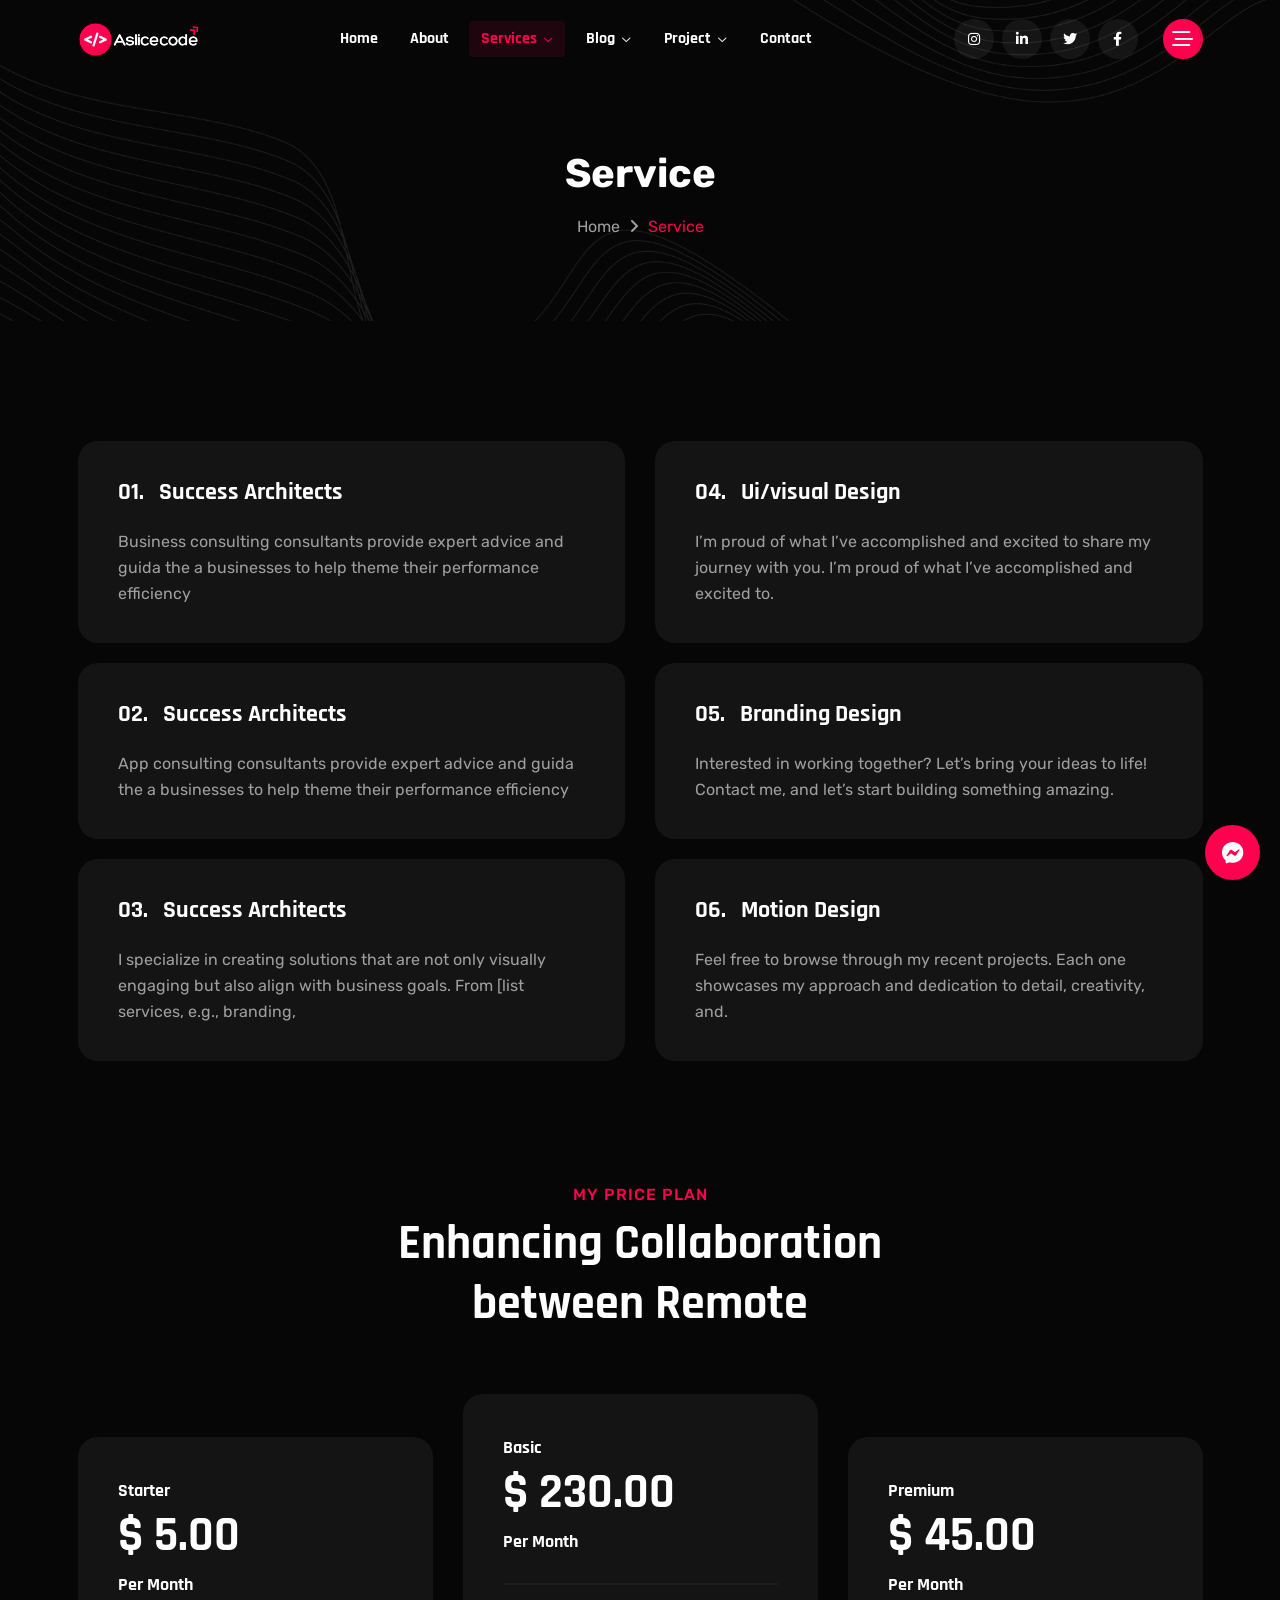
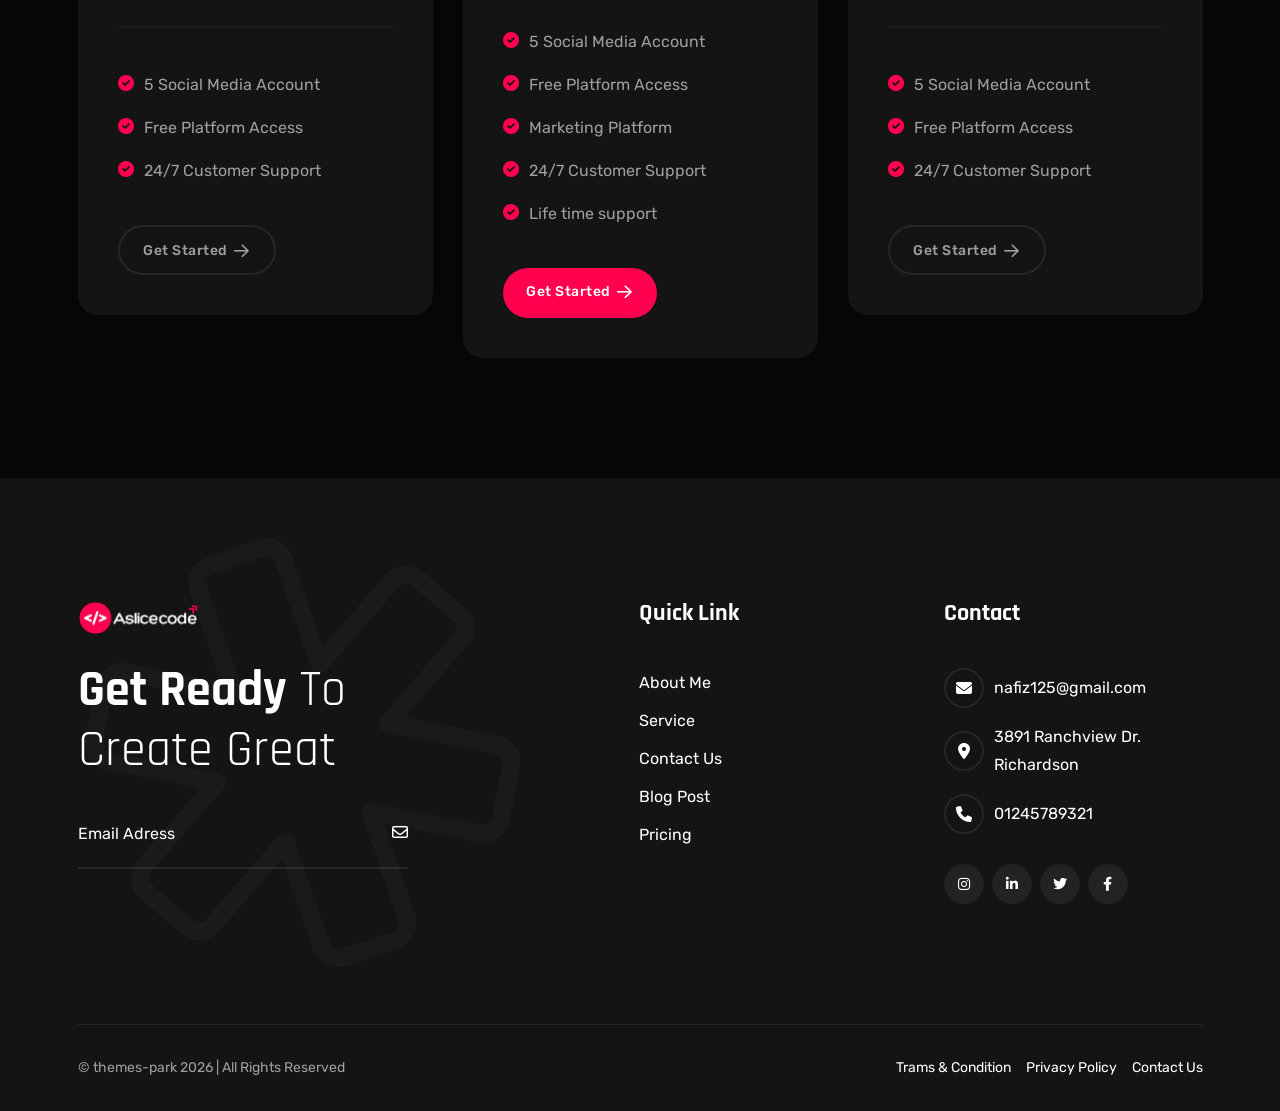
<file: service.html>
<!DOCTYPE html>
<html lang="en">


<!-- Mirrored from themes-park.net/product/html/reeni/service.html by HTTrack Website Copier/3.x [XR&CO'2014], Tue, 18 Feb 2025 16:58:30 GMT -->
<head>
    <meta charset="UTF-8">
    <meta http-equiv="X-UA-Compatible" content="IE=edge">
    <meta name="viewport" content="width=device-width, initial-scale=1.0">
    <meta name="description" content="Reeni is a modern personal portfolio template for designers, developers, content writer, cleaner, programmer, fashion designer, model, Influencer and freelancers. Fully responsive, SEO-friendly, Bootstrap and easy to customize.">
    <link rel="shortcut icon" type="image/x-icon" href="assets/images/favicon.svg">
    <title>service Reeni - Personal Portfolio HTML Template | Freelancer & Developer Portfolio</title>
    <!-- Bootstrap min css -->
    <link rel="stylesheet" href="assets/css/vendor/fontawesome.css">
    <link rel="stylesheet" href="assets/css/plugins/swiper.css">
    <link rel="stylesheet" href="assets/css/plugins/odometer.css">
    <link rel="stylesheet" href="assets/css/vendor/animate.min.css">
    <link rel="stylesheet" href="assets/css/vendor/bootstrap.min.css">
    <!-- custom css -->
    <link rel="stylesheet" href="assets/css/style.css">
</head>

<body>

    <!-- tpm-header-area start -->
    <header class="tmp-header-area-start header-one header--sticky header--transparent">
        <div class="container">
            <div class="row">
                <div class="col-lg-12">
                    <div class="header-content">
                        <div class="logo">
                            <a href="index.html">
                                <img class="logo-dark" src="assets/images/logo/white-logo-reeni.png" alt="">
                                <img class="logo-white" src="assets/images/logo/logo-white.png" alt="">
                            </a>
                        </div>
                        <nav class="tmp-mainmenu-nav d-none d-xl-block">
                            <ul class="tmp-mainmenu">
                                <li>
                                    <a href="#">Home
                                    </a>
                                    <!-- <ul class="submenu">
            <li><a href="index.html">Home 01</a></li>
            <li><a href="index-02.html">Home 02</a></li>
            <li><a href="index-03.html">Home 03</a></li>
            <li><a href="index-04.html">Home 04</a></li>
            <li><a href="index-05.html">Home 05</a></li>
            <li><a href="index-06.html">Home 06</a></li>
            <li><a href="index-07.html">Home 07</a></li>
            <li><a href="index-08.html">Home 08</a></li>
            <li><a href="index-09.html">Home 09</a></li>
            <li><a href="index-10.html">Home 10</a></li>
            <li><a href="index-11.html">Home 11</a></li>
            <li><a href="index-12.html">Home 12</a></li>
            <li><a href="index-13.html">Home 13</a></li>
        </ul> -->
                                </li>
                                <li>
                                    <a href="about.html">About</a>
                                </li>
                                <li class="has-dropdown">
                                    <a href="#">Services
                                        <i class="fa-regular fa-chevron-down"></i>
                                    </a>
                                    <ul class="submenu">
                                        <li><a href="service.html">Service</a></li>
                                        <li><a href="service-details.html">Service Details</a></li>
                                    </ul>
                                </li>
                                <li class="has-dropdown">
                                    <a href="#">Blog
                                        <i class="fa-regular fa-chevron-down"></i>
                                    </a>
                                    <ul class="submenu">
                                        <li><a href="blog.html">Blog Classic</a></li>
                                        <li><a href="blog-details.html">Blog Details</a></li>
                                    </ul>
                                </li>
                                <li class="has-dropdown">
                                    <a href="#">Project
                                        <i class="fa-regular fa-chevron-down"></i>
                                    </a>
                                    <ul class="submenu">
                                        <li><a href="project.html">Project</a></li>
                                        <li><a href="project-details.html">Project Details</a></li>
                                    </ul>
                                </li>
                                <li>
                                    <a href="contact.html">Contact</a>
                                </li>
                            </ul>

                        </nav>
                        <div class="tmp-header-right">
                            <div class="social-share-wrapper d-none d-md-block">
                                <div class="social-link">
                                    <a href="#"><i class="fa-brands fa-instagram"></i></a>
                                    <a href="#"><i class="fa-brands fa-linkedin-in"></i></a>
                                    <a href="#"><i class="fa-brands fa-twitter"></i></a>
                                    <a href="#"><i class="fa-brands fa-facebook-f"></i></a>
                                </div>
                            </div>
                            <div class="actions-area">
                                <div class="tmp-side-collups-area d-none d-xl-block">
                                    <button class="tmp-menu-bars tmp_button_active"><i class="fa-regular fa-bars-staggered"></i></button>
                                </div>
                                <div class="tmp-side-collups-area d-block d-xl-none">
                                    <button class="tmp-menu-bars humberger_menu_active"><i class="fa-regular fa-bars-staggered"></i></button>
                                </div>
                            </div>
                        </div>
                    </div>
                </div>
            </div>
        </div>
    </header>
    <!-- tpm-header-area end -->

    <div class="d-none d-xl-block">
        <div class="tmp-sidebar-area tmp_side_bar">
            <div class="inner">
                <div class="top-area">
                    <a href="index.html" class="logo">
                        <img class="logo-dark" src="assets/images/logo/white-logo-reeni.png" alt="">
                        <img class="logo-white" src="assets/images/logo/logo-white.png" alt="">
                    </a>
                    <div class="close-icon-area">
                        <button class="tmp-round-action-btn close_side_menu_active">
                            <i class="fa-sharp fa-light fa-xmark"></i>
                        </button>
                    </div>
                </div>
                <div class="content-wrapper">
                    <div class="image-area-feature">
                        <a href="index.html">
                            <img src="assets/images/logo/man.png" alt="personal-logo">
                        </a>
                    </div>
                    <h5 class="title mt--30">Freelancer delivering exceptional Webflow, and Next.js solutions.</h5>
                    <p class="disc">I am a skilled freelancer specializing in Webflow development, Figma design, and Next.js projects. I deliver creative, dynamic, and user-centric web solutions.
                    </p>
                    <div class="short-contact-area">
                        <!-- single contact information -->
                        <div class="single-contact">
                            <i class="fa-solid fa-phone"></i>
                            <div class="information tmp-link-animation">
                                <span>Call Now</span>
                                <a href="#" class="number">+91 89404 97627</a>
                            </div>
                        </div>
                        <!-- single contact information end -->

                        <!-- single contact information -->
                        <div class="single-contact">
                            <i class="fa-solid fa-envelope"></i>
                            <div class="information tmp-link-animation">
                                <span>Mail Us</span>
                                <a href="#" class="number">mo</a>
                            </div>
                        </div>
                        <!-- single contact information end -->

                        <!-- single contact information -->
                        <div class="single-contact">
                            <i class="fa-solid fa-location-crosshairs"></i>
                            <div class="information tmp-link-animation">
                                <span>My Address</span>
                                <span class="number">Coimbatore - 641 032 , India</span>
                            </div>
                        </div>
                        <!-- single contact information end -->
                    </div>
                    <!-- social area start -->
                    <div class="social-wrapper mt--20">
                        <span class="subtitle">find with me</span>
                        <div class="social-link">
                            <a href="#"><i class="fa-brands fa-instagram"></i></a>
                            <a href="#"><i class="fa-brands fa-linkedin-in"></i></a>
                            <a href="#"><i class="fa-brands fa-twitter"></i></a>
                            <a href="#"><i class="fa-brands fa-facebook-f"></i></a>
                        </div>
                    </div>
                    <!-- social area end -->
                </div>
            </div>
        </div>
        <a class="overlay_close_side_menu close_side_menu_active" href="javascript:void(0);"></a>
    </div>

    <div class="d-block d-xl-none">
        <div class="tmp-popup-mobile-menu">
            <div class="inner">
                <div class="header-top">
                    <div class="logo">
                        <a href="index.html" class="logo-area">
                            <img class="logo-dark" src="assets/images/logo/white-logo-reeni.png" alt="">
                            <img class="logo-white" src="assets/images/logo/logo-white.png" alt="">
                        </a>

                    </div>
                    <div class="close-menu">
                        <button class="close-button tmp-round-action-btn">
                            <i class="fa-sharp fa-light fa-xmark"></i>
                        </button>
                    </div>
                </div>
                <ul class="tmp-mainmenu">
                    <li>
                        <a href="#">Home
                        </a>
                        <!-- <ul class="submenu">
            <li><a href="index.html">Home 01</a></li>
            <li><a href="index-02.html">Home 02</a></li>
            <li><a href="index-03.html">Home 03</a></li>
            <li><a href="index-04.html">Home 04</a></li>
            <li><a href="index-05.html">Home 05</a></li>
            <li><a href="index-06.html">Home 06</a></li>
            <li><a href="index-07.html">Home 07</a></li>
            <li><a href="index-08.html">Home 08</a></li>
            <li><a href="index-09.html">Home 09</a></li>
            <li><a href="index-10.html">Home 10</a></li>
            <li><a href="index-11.html">Home 11</a></li>
            <li><a href="index-12.html">Home 12</a></li>
            <li><a href="index-13.html">Home 13</a></li>
        </ul> -->
                    </li>
                    <li>
                        <a href="about.html">About</a>
                    </li>
                    <li class="has-dropdown">
                        <a href="#">Services
                            <i class="fa-regular fa-chevron-down"></i>
                        </a>
                        <ul class="submenu">
                            <li><a href="service.html">Service</a></li>
                            <li><a href="service-details.html">Service Details</a></li>
                        </ul>
                    </li>
                    <li class="has-dropdown">
                        <a href="#">Blog
                            <i class="fa-regular fa-chevron-down"></i>
                        </a>
                        <ul class="submenu">
                            <li><a href="blog.html">Blog Classic</a></li>
                            <li><a href="blog-details.html">Blog Details</a></li>
                        </ul>
                    </li>
                    <li class="has-dropdown">
                        <a href="#">Project
                            <i class="fa-regular fa-chevron-down"></i>
                        </a>
                        <ul class="submenu">
                            <li><a href="project.html">Project</a></li>
                            <li><a href="project-details.html">Project Details</a></li>
                        </ul>
                    </li>
                    <li>
                        <a href="contact.html">Contact</a>
                    </li>
                </ul>


                <div class="social-wrapper mt--40">
                    <span class="subtitle">find with me</span>
                    <div class="social-link">
                        <a href="#"><i class="fa-brands fa-instagram"></i></a>
                        <a href="#"><i class="fa-brands fa-linkedin-in"></i></a>
                        <a href="#"><i class="fa-brands fa-twitter"></i></a>
                        <a href="#"><i class="fa-brands fa-facebook-f"></i></a>
                    </div>
                </div>
                <!-- social area end -->



            </div>
        </div>
    </div>


    <!-- Breadcrumb Area Start -->
    <div class="breadcrumb-area breadcrumb-bg">
        <div class="container">
            <div class="row">
                <div class="col-lg-12">
                    <div class="breadcrumb-inner text-center">
                        <h1 class="title split-collab">Service</h1>
                        <ul class="page-list">
                            <li class="tmp-breadcrumb-item"><a href="https://themes-park.net/">Home</a></li>
                            <li class="icon"><i class="fa-solid fa-angle-right"></i></li>
                            <li class="tmp-breadcrumb-item active">Service</li>
                        </ul>
                    </div>
                </div>
            </div>
        </div>
    </div>
    <!-- Breadcrumb Area End -->

    <!-- Latest Service Area Start -->
    <section class="latest-service-area tmp-section-gap">
        <div class="container">
            <div class="row">
                <div class="col-lg-6 col-sm-6">
                    <a href="service-details.html" class="service-card-v2 tmponhover tmp-scroll-trigger tmp-fade-in animation-order-1">
                        <h2 class="service-card-num"><span>01.</span>Success Architects</h2>
                        <p class="service-para">Business consulting consultants provide expert advice and guida the a
                            businesses to help theme their performance efficiency</p>
                    </a>
                    <a href="service-details.html" class="service-card-v2 tmponhover tmp-scroll-trigger tmp-fade-in animation-order-2">
                        <h2 class="service-card-num"><span>02.</span>Success Architects</h2>
                        <p class="service-para">App consulting consultants provide expert advice and guida the a
                            businesses to help theme their performance efficiency</p>
                    </a>
                    <a href="service-details.html" class="service-card-v2 tmponhover tmp-scroll-trigger tmp-fade-in animation-order-3">
                        <h2 class="service-card-num"><span>03.</span>Success Architects</h2>
                        <p class="service-para">I specialize in creating solutions that are not only visually engaging but also align with business goals. From [list services, e.g., branding,</p>
                    </a>
                </div>
                <div class="col-lg-6 col-sm-6">
                    <div class="service-card-v2 tmponhover tmp-scroll-trigger tmp-fade-in animation-order-4">
                        <h2 class="service-card-num"><span>04.</span>Ui/visual Design</h2>
                        <p class="service-para">I’m proud of what I’ve accomplished and excited to share my journey with you. I’m proud of what I’ve accomplished and excited to.</p>
                    </div>
                    <div class="service-card-v2 tmponhover tmp-scroll-trigger tmp-fade-in animation-order-5">
                        <h2 class="service-card-num"><span>05.</span>Branding Design</h2>
                        <p class="service-para">Interested in working together? Let’s bring your ideas to life! Contact me, and let’s start building something amazing.</p>
                    </div>
                    <div class="service-card-v2 tmponhover tmp-scroll-trigger tmp-fade-in animation-order-6">
                        <h2 class="service-card-num"><span>06.</span>Motion Design</h2>
                        <p class="service-para">Feel free to browse through my recent projects. Each one showcases my approach and dedication to detail, creativity, and.</p>
                    </div>
                </div>
            </div>
        </div>
    </section>
    <!-- Latest Service Area End -->

    <!-- Tpm My Price plan Start -->
    <section class="our-price-plan-area tmp-section-gapBottom">
        <div class="container">
            <div class="section-head mb--60">
                <div class="section-sub-title center-title tmp-scroll-trigger tmp-fade-in animation-order-1">
                    <span class="subtitle">My Price plan</span>
                </div>
                <h2 class="title split-collab tmp-scroll-trigger tmp-fade-in animation-order-2">Enhancing Collaboration <br> between Remote</h2>
            </div>
            <div class="row align-items-center">
                <div class="col-lg-4 col-md-6">
                    <div class="price-plan-card tmponhover blur-style-two tmp-scroll-trigger tmp-fade-in animation-order-1">
                        <span class="price-sub-title">Starter</span>
                        <h3 class="main-price">$ 5.00</h3>
                        <p class="per-month">Per Month</p>
                        <div class="check-box">
                            <ul>
                                <li>
                                    <div class="check-box-item">
                                        <div class="box-icon">
                                            <i class="fa-solid fa-circle-check"></i>
                                        </div>
                                        <p class="box-para">5 Social Media Account</p>
                                    </div>
                                </li>
                                <li>
                                    <div class="check-box-item">
                                        <div class="box-icon">
                                            <i class="fa-solid fa-circle-check"></i>
                                        </div>
                                        <p class="box-para">Free Platform Access</p>
                                    </div>
                                </li>
                                <li>
                                    <div class="check-box-item">
                                        <div class="box-icon">
                                            <i class="fa-solid fa-circle-check"></i>
                                        </div>
                                        <p class="box-para">24/7 Customer Support</p>
                                    </div>
                                </li>
                            </ul>
                        </div>
                        <div class="tmp-button-here">
                            <a class="tmp-btn hover-icon-reverse btn-border btn-md radius-round" href="contact.html">
                                <span class="icon-reverse-wrapper">
                    <span class="btn-text">Get Started</span>
                                <span class="btn-icon"><i class="fa-sharp fa-regular fa-arrow-right"></i></span>
                                <span class="btn-icon"><i class="fa-sharp fa-regular fa-arrow-right"></i></span>
                                </span>
                            </a>
                        </div>
                    </div>
                </div>
                <div class="col-lg-4 col-md-6 tmp-scroll-trigger tmp-fade-in animation-order-2">
                    <div class="price-plan-card tmponhover blur-style-two active">
                        <span class="price-sub-title">Basic</span>
                        <h3 class="main-price">$ 230.00</h3>
                        <p class="per-month">Per Month</p>
                        <div class="check-box">
                            <ul>
                                <li>
                                    <div class="check-box-item">
                                        <div class="box-icon">
                                            <i class="fa-solid fa-circle-check"></i>
                                        </div>
                                        <p class="box-para">5 Social Media Account</p>
                                    </div>
                                </li>
                                <li>
                                    <div class="check-box-item">
                                        <div class="box-icon">
                                            <i class="fa-solid fa-circle-check"></i>
                                        </div>
                                        <p class="box-para">Free Platform Access</p>
                                    </div>
                                </li>
                                <li>
                                    <div class="check-box-item">
                                        <div class="box-icon">
                                            <i class="fa-solid fa-circle-check"></i>
                                        </div>
                                        <p class="box-para">Marketing Platform</p>
                                    </div>
                                </li>
                                <li>
                                    <div class="check-box-item">
                                        <div class="box-icon">
                                            <i class="fa-solid fa-circle-check"></i>
                                        </div>
                                        <p class="box-para">24/7 Customer Support</p>
                                    </div>
                                </li>
                                <li>
                                    <div class="check-box-item">
                                        <div class="box-icon">
                                            <i class="fa-solid fa-circle-check"></i>
                                        </div>
                                        <p class="box-para">Life time support</p>
                                    </div>
                                </li>
                            </ul>
                        </div>
                        <div class="tmp-button-here">
                            <a class="tmp-btn hover-icon-reverse btn-md radius-round" href="contact.html">
                                <span class="icon-reverse-wrapper">
                    <span class="btn-text">Get Started</span>
                                <span class="btn-icon"><i class="fa-sharp fa-regular fa-arrow-right"></i></span>
                                <span class="btn-icon"><i class="fa-sharp fa-regular fa-arrow-right"></i></span>
                                </span>
                            </a>
                        </div>
                    </div>
                </div>
                <div class="col-lg-4 col-md-6">
                    <div class="price-plan-card tmponhover blur-style-two tmp-scroll-trigger tmp-fade-in animation-order-3">
                        <span class="price-sub-title">Premium</span>
                        <h3 class="main-price">$ 45.00</h3>
                        <p class="per-month">Per Month</p>
                        <div class="check-box">
                            <ul>
                                <li>
                                    <div class="check-box-item">
                                        <div class="box-icon">
                                            <i class="fa-solid fa-circle-check"></i>
                                        </div>
                                        <p class="box-para">5 Social Media Account</p>
                                    </div>
                                </li>
                                <li>
                                    <div class="check-box-item">
                                        <div class="box-icon">
                                            <i class="fa-solid fa-circle-check"></i>
                                        </div>
                                        <p class="box-para">Free Platform Access</p>
                                    </div>
                                </li>
                                <li>
                                    <div class="check-box-item">
                                        <div class="box-icon">
                                            <i class="fa-solid fa-circle-check"></i>
                                        </div>
                                        <p class="box-para">24/7 Customer Support</p>
                                    </div>
                                </li>
                            </ul>
                        </div>
                        <div class="tmp-button-here">
                            <a class="tmp-btn hover-icon-reverse btn-border btn-md radius-round" href="contact.html">
                                <span class="icon-reverse-wrapper">
                    <span class="btn-text">Get Started</span>
                                <span class="btn-icon"><i class="fa-sharp fa-regular fa-arrow-right"></i></span>
                                <span class="btn-icon"><i class="fa-sharp fa-regular fa-arrow-right"></i></span>
                                </span>
                            </a>
                        </div>
                    </div>
                </div>
            </div>
        </div>
    </section>
    <!-- Tpm My Price plan End -->

    <!-- Start Footer Area  -->
    <footer class="footer-area footer-style-one-wrapper  tmp-section-gap">
        <div class="container">
            <div class="footer-main footer-style-one">
                <div class="row g-5">
                    <div class="col-lg-5 col-md-6">
                        <div class="single-footer-wrapper border-right mr--20">
                            <div class="logo">
                                <a href="index.html">
                                    <img src="assets/images/logo/white-logo-reeni.png" alt="">
                                </a>
                            </div>
                            <p class="description"><span>Get Ready</span> To <br> Create Great</p>
                            <form action="#" class="newsletter-form-1 mt--40">
                                <input type="email" placeholder="Email Adress">
                                <span class="form-icon"><i class="fa-regular fa-envelope"></i></span>
                            </form>
                        </div>
                    </div>
                    <div class="col-lg-4 col-md-6">
                        <div class="single-footer-wrapper quick-link-wrap">
                            <h5 class="ft-title">Quick Link</h5>
                            <ul class="ft-link tmp-link-animation">
                                <li>
                                    <a href="about.html">About Me</a>
                                </li>
                                <li>
                                    <a href="team.html">Service</a>
                                </li>
                                <li>
                                    <a href="service.html">Contact Us</a>
                                </li>
                                <li>
                                    <a href="blog.html">Blog Post</a>
                                </li>
                                <li>
                                    <a href="contact.html">Pricing</a>
                                </li>
                            </ul>
                        </div>
                    </div>
                    <div class="col-lg-3 col-md-6">
                        <div class="single-footer-wrapper contact-wrap">
                            <h5 class="ft-title">Contact </h5>
                            <ul class="ft-link tmp-link-animation">
                                <li><span class="ft-icon"><i class="fa-solid fa-envelope"></i></span><a href="#">nafiz125@gmail.com</a></li>
                                <li><span class="ft-icon"><i class="fa-solid fa-location-dot"></i></span>3891
                                    Ranchview Dr. Richardson</li>
                                <li><span class="ft-icon"><i class="fa-solid fa-phone"></i></span><a href="#">01245789321</a></li>
                            </ul>
                            <div class="social-link footer">
                                <a href="#"><i class="fa-brands fa-instagram"></i></a>
                                <a href="#"><i class="fa-brands fa-linkedin-in"></i></a>
                                <a href="#"><i class="fa-brands fa-twitter"></i></a>
                                <a href="#"><i class="fa-brands fa-facebook-f"></i></a>
                            </div>
                        </div>
                    </div>
                </div>
            </div>
        </div>
        <div class="footer-bg-img">
            <img src="assets/images/footer/footer-bg-img.png" alt="footer-img">
        </div>
    </footer>
    <div class="copyright-area-one">
        <div class="container">
            <div class="row">
                <div class="col-lg-12">
                    <div class="main-wrapper">
                        <p class="copy-right-para">© themes-park <script>
                                document.write(new Date().getFullYear())
                            </script> | All Rights Reserved</p>
                        <ul>
                            <li><a href="#">Trams & Condition</a></li>
                            <li><a href="#">Privacy Policy</a></li>
                            <li><a href="#">Contact Us</a></li>
                        </ul>
                    </div>
                </div>
            </div>
        </div>
    </div>
    <!-- End Footer Area  -->


    <!-- ready chatting option via email -->
    <div class="ready-chatting-option tmp-ready-chat">
        <input type="checkbox" id="click">
        <label for="click">
            <i class="fab fa-facebook-messenger"></i>
            <i class="fas fa-times"></i>
        </label>
        <div class="wrapper">
            <div class="head-text">
                Let's chat with me? - Online
            </div>
            <div class="chat-box">
                <div class="desc-text">
                    Please fill out the form below to start chatting with me directly.
                </div>
                <form class="tmp-dynamic-form" action="#">
                    <div class="field">
                        <input class="input-field" name="name" placeholder="Your Name" type="text" required>
                    </div>
                    <div class="field">
                        <input class="input-field" name="email" placeholder="Your Email" type="email" required>
                    </div>
                    <div class="field textarea">
                        <textarea class="input-field" placeholder="Your Message" name="message" required></textarea>
                    </div>
                    <div class="field">
                        <button name="submit" type="submit">Send Message</button>
                    </div>
                </form>
            </div>
        </div>
    </div>
    <!-- ready chatting option via email end -->
    <!-- progress area start -->
    <div class="scrollToTop" style="display: block;">
        <div class="arrowUp">
            <i class="fa-light fa-arrow-up"></i>
        </div>
        <div class="water" style="transform: translate(0px, 87%);">
            <svg viewBox="0 0 560 20" class="water_wave water_wave_back">
                <use xlink:href="#wave"></use>
            </svg>
            <svg viewBox="0 0 560 20" class="water_wave water_wave_front">
                <use xlink:href="#wave"></use>
            </svg>
            <svg version="1.1" xmlns="http://www.w3.org/2000/svg" xmlns:xlink="http://www.w3.org/1999/xlink" viewBox="0 0 560 20" style="display: none;">
                <symbol id="wave">
                    <path d="M420,20c21.5-0.4,38.8-2.5,51.1-4.5c13.4-2.2,26.5-5.2,27.3-5.4C514,6.5,518,4.7,528.5,2.7c7.1-1.3,17.9-2.8,31.5-2.7c0,0,0,0,0,0v20H420z" fill="#FF014F"></path>
                    <path d="M420,20c-21.5-0.4-38.8-2.5-51.1-4.5c-13.4-2.2-26.5-5.2-27.3-5.4C326,6.5,322,4.7,311.5,2.7C304.3,1.4,293.6-0.1,280,0c0,0,0,0,0,0v20H420z" fill="#FF014F"></path>
                    <path d="M140,20c21.5-0.4,38.8-2.5,51.1-4.5c13.4-2.2,26.5-5.2,27.3-5.4C234,6.5,238,4.7,248.5,2.7c7.1-1.3,17.9-2.8,31.5-2.7c0,0,0,0,0,0v20H140z" fill="#FF014F"></path>
                    <path d="M140,20c-21.5-0.4-38.8-2.5-51.1-4.5c-13.4-2.2-26.5-5.2-27.3-5.4C46,6.5,42,4.7,31.5,2.7C24.3,1.4,13.6-0.1,0,0c0,0,0,0,0,0l0,20H140z" fill="#FF014F"></path>
                </symbol>
            </svg>

        </div>
    </div>
    <!-- progress area end -->
    <!-- <div class="tmp-right-demo">
    <button class="demo-button">
        <p class="mb--0">48</p>
        <span class="text">Demos</span>
    </button>
</div> -->


    <div class="demo-modal-area">
        <div class="wrapper">
            <div class="tmp-modal-inner">
                <div class="close-icon">
                    <button class="demo-close-btn"><span><i class="fa-sharp fa-light fa-xmark"></i></span></button>
                </div>
                <div class="demo-top text-center">
                    <h4 class="title">Reeni</h4>
                    <p class="subtitle">A personal portfolio website is your digital resume—a place to showcase your work,
                        skills, and achievements.</p>
                </div>
                <ul class="popuptab-area nav nav-tabs" id="popuptab" role="tablist">
                    <li class="nav-item">
                        <a class="nav-link active demo-dark" id="demodark-tab" data-bs-toggle="tab" href="#demodark" role="tab" aria-controls="demodark" aria-selected="true">Dark Demo</a>
                    </li>
                    <li class="nav-item">
                        <a class="nav-link demo-light" id="demolight-tab" data-bs-toggle="tab" href="#demolight" role="tab" aria-controls="demolight" aria-selected="false">Light Demo</a>
                    </li>
                </ul>
                <div class="tab-content" id="popuptabContent">
                    <div class="tab-pane show active" id="demodark" role="tabpanel" aria-labelledby="demodark-tab">
                        <div class="content">
                            <div class="row">

                                <!-- Start Single Content  -->
                                <div class="col-lg-4 col-md-6 col-12">
                                    <div class="single-demo">
                                        <div class="inner">
                                            <div class="thumbnail">
                                                <a href="index.html">
                                                    <img class="w-100" src="assets/images/demo/home-1.png" alt="Personal Portfolio">
                                                    <span class="overlay-content">
                                                    <span class="overlay-text">View Demo <i
                                                            class="feather-external-link"></i></span>
                                                    </span>
                                                </a>
                                            </div>
                                            <div class="inner">
                                                <h3 class="title"><a href="index.html">Main Demo</a></h3>
                                            </div>
                                        </div>
                                    </div>
                                </div>
                                <!-- End Single Content  -->

                                <!-- Start Single Content  -->
                                <div class="col-lg-4 col-md-6 col-12">
                                    <div class="single-demo">
                                        <div class="inner">
                                            <div class="thumbnail">
                                                <a href="index-02.html">
                                                    <img class="w-100" src="assets/images/demo/home-2.png" alt="Personal Portfolio">
                                                    <span class="overlay-content">
                                                    <span class="overlay-text">View Demo <i
                                                            class="feather-external-link"></i></span>
                                                    </span>
                                                </a>
                                            </div>
                                            <div class="inner">
                                                <h3 class="title"><a href="index-02.html">Demo 02</a></h3>
                                            </div>
                                        </div>
                                    </div>
                                </div>
                                <!-- End Single Content  -->

                                <!-- Start Single Content  -->
                                <div class="col-lg-4 col-md-6 col-12">
                                    <div class="single-demo">
                                        <div class="inner">
                                            <div class="thumbnail">
                                                <a href="index-03.html">
                                                    <img class="w-100" src="assets/images/demo/home-3.png" alt="Personal Portfolio">
                                                    <span class="overlay-content">
                                                    <span class="overlay-text">View Demo <i
                                                            class="feather-external-link"></i></span>
                                                    </span>
                                                </a>
                                            </div>
                                            <div class="inner">
                                                <h3 class="title"><a href="index-03.html">Demo 03</a></h3>
                                            </div>
                                        </div>
                                    </div>
                                </div>
                                <!-- End Single Content  -->

                                <!-- Start Single Content  -->
                                <div class="col-lg-4 col-md-6 col-12">
                                    <div class="single-demo">
                                        <div class="inner">
                                            <div class="thumbnail">
                                                <a href="index-04.html">
                                                    <img class="w-100" src="assets/images/demo/home-4.png" alt="Personal Portfolio">
                                                    <span class="overlay-content">
                                                    <span class="overlay-text">View Demo <i
                                                            class="feather-external-link"></i></span>
                                                    </span>
                                                </a>
                                            </div>
                                            <div class="inner">
                                                <h3 class="title"><a href="index-04.html">Demo 04</a></h3>
                                            </div>
                                        </div>
                                    </div>
                                </div>
                                <!-- End Single Content  -->

                                <!-- Start Single Content  -->
                                <div class="col-lg-4 col-md-6 col-12">
                                    <div class="single-demo">
                                        <div class="inner">
                                            <div class="thumbnail">
                                                <a href="index-05.html">
                                                    <img class="w-100" src="assets/images/demo/home-5.png" alt="Personal Portfolio">
                                                    <span class="overlay-content">
                                                    <span class="overlay-text">View Demo <i
                                                            class="feather-external-link"></i></span>
                                                    </span>
                                                </a>
                                            </div>
                                            <div class="inner">
                                                <h3 class="title"><a href="index-05.html">Demo 05</a></h3>
                                            </div>
                                        </div>
                                    </div>
                                </div>
                                <!-- End Single Content  -->

                                <!-- Start Single Content  -->
                                <div class="col-lg-4 col-md-6 col-12">
                                    <div class="single-demo">
                                        <div class="inner">
                                            <div class="thumbnail">
                                                <a href="index-06.html">
                                                    <img class="w-100" src="assets/images/demo/home-6.png" alt="Personal Portfolio">
                                                    <span class="overlay-content">
                                                    <span class="overlay-text">View Demo <i
                                                            class="feather-external-link"></i></span>
                                                    </span>
                                                </a>
                                            </div>
                                            <div class="inner">
                                                <h3 class="title"><a href="index-06.html">Demo 06</a></h3>
                                            </div>
                                        </div>
                                    </div>
                                </div>
                                <!-- End Single Content  -->

                                <!-- Start Single Content  -->
                                <div class="col-lg-4 col-md-6 col-12">
                                    <div class="single-demo">
                                        <div class="inner">
                                            <div class="thumbnail">
                                                <a href="index-07.html">
                                                    <img class="w-100" src="assets/images/demo/home-7.png" alt="Personal Portfolio">
                                                    <span class="overlay-content">
                                                    <span class="overlay-text">View Demo <i
                                                            class="feather-external-link"></i></span>
                                                    </span>
                                                </a>
                                            </div>
                                            <div class="inner">
                                                <h3 class="title"><a href="index-07.html">Demo 07</a></h3>
                                            </div>
                                        </div>
                                    </div>
                                </div>
                                <!-- End Single Content  -->

                                <!-- Start Single Content  -->
                                <div class="col-lg-4 col-md-6 col-12">
                                    <div class="single-demo">
                                        <div class="inner">
                                            <div class="thumbnail">
                                                <a href="index-08.html">
                                                    <img class="w-100" src="assets/images/demo/home-8.png" alt="Personal Portfolio">
                                                    <span class="overlay-content">
                                                    <span class="overlay-text">View Demo <i
                                                            class="feather-external-link"></i></span>
                                                    </span>
                                                </a>
                                            </div>
                                            <div class="inner">
                                                <h3 class="title"><a href="index-08.html">Demo 08</a></h3>
                                            </div>
                                        </div>
                                    </div>
                                </div>
                                <!-- End Single Content  -->

                                <!-- Start Single Content  -->
                                <div class="col-lg-4 col-md-6 col-12">
                                    <div class="single-demo">
                                        <div class="inner">
                                            <div class="thumbnail">
                                                <a href="index-09.html">
                                                    <img class="w-100" src="assets/images/demo/home-9.png" alt="Personal Portfolio">
                                                    <span class="overlay-content">
                                                    <span class="overlay-text">View Demo <i
                                                            class="feather-external-link"></i></span>
                                                    </span>
                                                </a>
                                            </div>
                                            <div class="inner">
                                                <h3 class="title"><a href="index-09.html">Demo 09</a></h3>
                                            </div>
                                        </div>
                                    </div>
                                </div>
                                <!-- End Single Content  -->

                                <!-- Start Single Content  -->
                                <div class="col-lg-4 col-md-6 col-12">
                                    <div class="single-demo">
                                        <div class="inner">
                                            <div class="thumbnail">
                                                <a href="index-10.html">
                                                    <img class="w-100" src="assets/images/demo/home-10.png" alt="Personal Portfolio">
                                                    <span class="overlay-content">
                                                    <span class="overlay-text">View Demo <i
                                                            class="feather-external-link"></i></span>
                                                    </span>
                                                </a>
                                            </div>
                                            <div class="inner">
                                                <h3 class="title"><a href="index-10.html">Demo 10</a></h3>
                                            </div>
                                        </div>
                                    </div>
                                </div>
                                <!-- End Single Content  -->

                                <!-- Start Single Content  -->
                                <div class="col-lg-4 col-md-6 col-12">
                                    <div class="single-demo">
                                        <div class="inner">
                                            <div class="thumbnail">
                                                <a href="index-11.html">
                                                    <img class="w-100" src="assets/images/demo/home-11.png" alt="Personal Portfolio">
                                                    <span class="overlay-content">
                                                    <span class="overlay-text">View Demo <i
                                                            class="feather-external-link"></i></span>
                                                    </span>
                                                </a>
                                            </div>
                                            <div class="inner">
                                                <h3 class="title"><a href="index-11.html">Demo 11</a></h3>
                                            </div>
                                        </div>
                                    </div>
                                </div>
                                <!-- End Single Content  -->

                                <!-- Start Single Content  -->
                                <div class="col-lg-4 col-md-6 col-12">
                                    <div class="single-demo">
                                        <div class="inner">
                                            <div class="thumbnail">
                                                <a href="index-12.html">
                                                    <img class="w-100" src="assets/images/demo/home-12.png" alt="Personal Portfolio">
                                                    <span class="overlay-content">
                                                    <span class="overlay-text">View Demo <i
                                                            class="feather-external-link"></i></span>
                                                    </span>
                                                </a>
                                            </div>
                                            <div class="inner">
                                                <h3 class="title"><a href="index-12.html">Demo 12</a></h3>
                                            </div>
                                        </div>
                                    </div>
                                </div>
                                <!-- End Single Content  -->

                                <!-- Start Single Content  -->
                                <div class="col-lg-4 col-md-6 col-12">
                                    <div class="single-demo">
                                        <div class="inner">
                                            <div class="thumbnail">
                                                <a href="index-13.html">
                                                    <img class="w-100" src="assets/images/demo/home-13.png" alt="Personal Portfolio">
                                                    <span class="overlay-content">
                                                    <span class="overlay-text">View Demo <i
                                                            class="feather-external-link"></i></span>
                                                    </span>
                                                </a>
                                            </div>
                                            <div class="inner">
                                                <h3 class="title"><a href="index-13.html">Demo 13</a></h3>
                                            </div>
                                        </div>
                                    </div>
                                </div>
                                <!-- End Single Content  -->

                                <!-- Start Single Content  -->
                                <div class="col-lg-4 col-md-6 col-12">
                                    <div class="single-demo">
                                        <div class="inner">
                                            <div class="thumbnail">
                                                <a href="index-14.html">
                                                    <img class="w-100" src="assets/images/demo/home-14.png" alt="Personal Portfolio">
                                                    <span class="overlay-content">
                                                    <span class="overlay-text">View Demo <i
                                                            class="feather-external-link"></i></span>
                                                    </span>
                                                </a>
                                            </div>
                                            <div class="inner">
                                                <h3 class="title"><a href="index-14.html">Demo 14</a></h3>
                                            </div>
                                        </div>
                                    </div>
                                </div>
                                <!-- End Single Content  -->

                                <!-- Start Single Content  -->
                                <div class="col-lg-4 col-md-6 col-12">
                                    <div class="single-demo">
                                        <div class="inner">
                                            <div class="thumbnail">
                                                <a href="index-15.html">
                                                    <img class="w-100" src="assets/images/demo/home-15.png" alt="Personal Portfolio">
                                                    <span class="overlay-content">
                                                    <span class="overlay-text">View Demo <i
                                                            class="feather-external-link"></i></span>
                                                    </span>
                                                </a>
                                            </div>
                                            <div class="inner">
                                                <h3 class="title"><a href="index-15.html">Demo 15</a></h3>
                                            </div>
                                        </div>
                                    </div>
                                </div>
                                <!-- End Single Content  -->
                                <!-- Start Single Content  -->
                                <div class="col-lg-4 col-md-6 col-12">
                                    <div class="single-demo">
                                        <div class="inner">
                                            <div class="thumbnail">
                                                <a href="index-16.html">
                                                    <img class="w-100" src="assets/images/demo/home-16.png" alt="Personal Portfolio">
                                                    <span class="overlay-content">
                                                    <span class="overlay-text">View Demo <i
                                                            class="feather-external-link"></i></span>
                                                    </span>
                                                </a>
                                            </div>
                                            <div class="inner">
                                                <h3 class="title"><a href="index-16.html">Demo 16</a></h3>
                                            </div>
                                        </div>
                                    </div>
                                </div>
                                <!-- End Single Content  -->
                                <!-- Start Single Content  -->
                                <div class="col-lg-4 col-md-6 col-12">
                                    <div class="single-demo">
                                        <div class="inner">
                                            <div class="thumbnail">
                                                <a href="index-17.html">
                                                    <img class="w-100" src="assets/images/demo/home-17.png" alt="Personal Portfolio">
                                                    <span class="overlay-content">
                                                    <span class="overlay-text">View Demo <i
                                                            class="feather-external-link"></i></span>
                                                    </span>
                                                </a>
                                            </div>
                                            <div class="inner">
                                                <h3 class="title"><a href="index-17.html">Demo 17</a></h3>
                                            </div>
                                        </div>
                                    </div>
                                </div>
                                <!-- End Single Content  -->
                                <!-- Start Single Content  -->
                                <div class="col-lg-4 col-md-6 col-12">
                                    <div class="single-demo">
                                        <div class="inner">
                                            <div class="thumbnail">
                                                <a href="index-18.html">
                                                    <img class="w-100" src="assets/images/demo/home-18.png" alt="Personal Portfolio">
                                                    <span class="overlay-content">
                                                    <span class="overlay-text">View Demo <i
                                                            class="feather-external-link"></i></span>
                                                    </span>
                                                </a>
                                            </div>
                                            <div class="inner">
                                                <h3 class="title"><a href="index-18.html">Demo 18</a></h3>
                                            </div>
                                        </div>
                                    </div>
                                </div>
                                <!-- End Single Content  -->
                                <!-- Start Single Content  -->
                                <div class="col-lg-4 col-md-6 col-12">
                                    <div class="single-demo">
                                        <div class="inner">
                                            <div class="thumbnail">
                                                <a href="index-19.html">
                                                    <img class="w-100" src="assets/images/demo/home-19.png" alt="Personal Portfolio">
                                                    <span class="overlay-content">
                                                    <span class="overlay-text">View Demo <i
                                                            class="feather-external-link"></i></span>
                                                    </span>
                                                </a>
                                            </div>
                                            <div class="inner">
                                                <h3 class="title"><a href="index-19.html">Demo 19</a></h3>
                                            </div>
                                        </div>
                                    </div>
                                </div>
                                <!-- End Single Content  -->
                                <!-- Start Single Content  -->
                                <div class="col-lg-4 col-md-6 col-12">
                                    <div class="single-demo">
                                        <div class="inner">
                                            <div class="thumbnail">
                                                <a href="index-20.html">
                                                    <img class="w-100" src="assets/images/demo/home-20.png" alt="Personal Portfolio">
                                                    <span class="overlay-content">
                                                    <span class="overlay-text">View Demo <i
                                                            class="feather-external-link"></i></span>
                                                    </span>
                                                </a>
                                            </div>
                                            <div class="inner">
                                                <h3 class="title"><a href="index-20.html">Demo 20</a></h3>
                                            </div>
                                        </div>
                                    </div>
                                </div>
                                <!-- End Single Content  -->
                                <!-- Start Single Content  -->
                                <div class="col-lg-4 col-md-6 col-12">
                                    <div class="single-demo">
                                        <div class="inner">
                                            <div class="thumbnail">
                                                <a href="#">
                                                    <img class="w-100" src="assets/images/demo/coming-soon.png" alt="Personal Portfolio">
                                                    <span class="overlay-content">
                                                    <span class="overlay-text">View Demo <i
                                                            class="feather-external-link"></i></span>
                                                    </span>
                                                </a>
                                            </div>
                                            <div class="inner">
                                                <h3 class="title"><a href="#">Demo 21</a></h3>
                                            </div>
                                        </div>
                                    </div>
                                </div>
                                <!-- End Single Content  -->



                            </div>
                        </div>
                    </div>


                    <div class="tab-pane" id="demolight" role="tabpanel" aria-labelledby="demolight-tab">
                        <div class="content">
                            <div class="row">

                                <!-- Start Single Content  -->
                                <div class="col-lg-4 col-md-6 col-12">
                                    <div class="single-demo">
                                        <div class="inner">
                                            <div class="thumbnail">
                                                <a href="index-white.html">
                                                    <img class="w-100" src="assets/images/demo/home-1-white.png" alt="Personal Portfolio">
                                                    <span class="overlay-content">
                                                    <span class="overlay-text">View Demo <i
                                                            class="feather-external-link"></i></span>
                                                    </span>
                                                </a>
                                            </div>
                                            <div class="inner">
                                                <h3 class="title"><a href="index-white.html">Main Demo</a></h3>
                                            </div>
                                        </div>
                                    </div>
                                </div>
                                <!-- End Single Content  -->

                                <!-- Start Single Content  -->
                                <div class="col-lg-4 col-md-6 col-12">
                                    <div class="single-demo">
                                        <div class="inner">
                                            <div class="thumbnail">
                                                <a href="index-02-white.html">
                                                    <img class="w-100" src="assets/images/demo/home-2-white.png" alt="Personal Portfolio">
                                                    <span class="overlay-content">
                                                    <span class="overlay-text">View Demo <i
                                                            class="feather-external-link"></i></span>
                                                    </span>
                                                </a>
                                            </div>
                                            <div class="inner">
                                                <h3 class="title"><a href="index-02-white.html">Demo 02</a></h3>
                                            </div>
                                        </div>
                                    </div>
                                </div>
                                <!-- End Single Content  -->

                                <!-- Start Single Content  -->
                                <div class="col-lg-4 col-md-6 col-12">
                                    <div class="single-demo">
                                        <div class="inner">
                                            <div class="thumbnail">
                                                <a href="index-03-white.html">
                                                    <img class="w-100" src="assets/images/demo/home-3-white.png" alt="Personal Portfolio">
                                                    <span class="overlay-content">
                                                    <span class="overlay-text">View Demo <i
                                                            class="feather-external-link"></i></span>
                                                    </span>
                                                </a>
                                            </div>
                                            <div class="inner">
                                                <h3 class="title"><a href="index-03-white.html">Demo 03</a></h3>
                                            </div>
                                        </div>
                                    </div>
                                </div>
                                <!-- End Single Content  -->

                                <!-- Start Single Content  -->
                                <div class="col-lg-4 col-md-6 col-12">
                                    <div class="single-demo">
                                        <div class="inner">
                                            <div class="thumbnail">
                                                <a href="index-04-white.html">
                                                    <img class="w-100" src="assets/images/demo/home-4-white.png" alt="Personal Portfolio">
                                                    <span class="overlay-content">
                                                    <span class="overlay-text">View Demo <i
                                                            class="feather-external-link"></i></span>
                                                    </span>
                                                </a>
                                            </div>
                                            <div class="inner">
                                                <h3 class="title"><a href="index-04-white.html">Demo 04</a></h3>
                                            </div>
                                        </div>
                                    </div>
                                </div>
                                <!-- End Single Content  -->

                                <!-- Start Single Content  -->
                                <div class="col-lg-4 col-md-6 col-12">
                                    <div class="single-demo">
                                        <div class="inner">
                                            <div class="thumbnail">
                                                <a href="index-05-white.html">
                                                    <img class="w-100" src="assets/images/demo/home-5-white.png" alt="Personal Portfolio">
                                                    <span class="overlay-content">
                                                    <span class="overlay-text">View Demo <i
                                                            class="feather-external-link"></i></span>
                                                    </span>
                                                </a>
                                            </div>
                                            <div class="inner">
                                                <h3 class="title"><a href="index-05-white.html">Demo 05</a></h3>
                                            </div>
                                        </div>
                                    </div>
                                </div>
                                <!-- End Single Content  -->

                                <!-- Start Single Content  -->
                                <div class="col-lg-4 col-md-6 col-12">
                                    <div class="single-demo">
                                        <div class="inner">
                                            <div class="thumbnail">
                                                <a href="index-06-white.html">
                                                    <img class="w-100" src="assets/images/demo/home-6-white.png" alt="Personal Portfolio">
                                                    <span class="overlay-content">
                                                    <span class="overlay-text">View Demo <i
                                                            class="feather-external-link"></i></span>
                                                    </span>
                                                </a>
                                            </div>
                                            <div class="inner">
                                                <h3 class="title"><a href="index-06-white.html">Demo 06</a></h3>
                                            </div>
                                        </div>
                                    </div>
                                </div>
                                <!-- End Single Content  -->

                                <!-- Start Single Content  -->
                                <div class="col-lg-4 col-md-6 col-12">
                                    <div class="single-demo">
                                        <div class="inner">
                                            <div class="thumbnail">
                                                <a href="index-07-white.html">
                                                    <img class="w-100" src="assets/images/demo/home-7-white.png" alt="Personal Portfolio">
                                                    <span class="overlay-content">
                                                    <span class="overlay-text">View Demo <i
                                                            class="feather-external-link"></i></span>
                                                    </span>
                                                </a>
                                            </div>
                                            <div class="inner">
                                                <h3 class="title"><a href="index-07-white.html">Demo 07</a></h3>
                                            </div>
                                        </div>
                                    </div>
                                </div>
                                <!-- End Single Content  -->

                                <!-- Start Single Content  -->
                                <div class="col-lg-4 col-md-6 col-12">
                                    <div class="single-demo">
                                        <div class="inner">
                                            <div class="thumbnail">
                                                <a href="index-08-white.html">
                                                    <img class="w-100" src="assets/images/demo/home-8-white.png" alt="Personal Portfolio">
                                                    <span class="overlay-content">
                                                    <span class="overlay-text">View Demo <i
                                                            class="feather-external-link"></i></span>
                                                    </span>
                                                </a>
                                            </div>
                                            <div class="inner">
                                                <h3 class="title"><a href="index-08-white.html">Demo 08</a></h3>
                                            </div>
                                        </div>
                                    </div>
                                </div>
                                <!-- End Single Content  -->

                                <!-- Start Single Content  -->
                                <div class="col-lg-4 col-md-6 col-12">
                                    <div class="single-demo">
                                        <div class="inner">
                                            <div class="thumbnail">
                                                <a href="index-09-white.html">
                                                    <img class="w-100" src="assets/images/demo/home-9-white.png" alt="Personal Portfolio">
                                                    <span class="overlay-content">
                                                    <span class="overlay-text">View Demo <i
                                                            class="feather-external-link"></i></span>
                                                    </span>
                                                </a>
                                            </div>
                                            <div class="inner">
                                                <h3 class="title"><a href="index-09-white.html">Demo 09</a></h3>
                                            </div>
                                        </div>
                                    </div>
                                </div>
                                <!-- End Single Content  -->

                                <!-- Start Single Content  -->
                                <div class="col-lg-4 col-md-6 col-12">
                                    <div class="single-demo">
                                        <div class="inner">
                                            <div class="thumbnail">
                                                <a href="index-10-white.html">
                                                    <img class="w-100" src="assets/images/demo/home-10-white.png" alt="Personal Portfolio">
                                                    <span class="overlay-content">
                                                    <span class="overlay-text">View Demo <i
                                                            class="feather-external-link"></i></span>
                                                    </span>
                                                </a>
                                            </div>
                                            <div class="inner">
                                                <h3 class="title"><a href="index-10-white.html">Demo 10</a></h3>
                                            </div>
                                        </div>
                                    </div>
                                </div>
                                <!-- End Single Content  -->

                                <!-- Start Single Content  -->
                                <div class="col-lg-4 col-md-6 col-12">
                                    <div class="single-demo">
                                        <div class="inner">
                                            <div class="thumbnail">
                                                <a href="index-11-white.html">
                                                    <img class="w-100" src="assets/images/demo/home-11-white.png" alt="Personal Portfolio">
                                                    <span class="overlay-content">
                                                    <span class="overlay-text">View Demo <i
                                                            class="feather-external-link"></i></span>
                                                    </span>
                                                </a>
                                            </div>
                                            <div class="inner">
                                                <h3 class="title"><a href="index-11-white.html">Demo 11</a></h3>
                                            </div>
                                        </div>
                                    </div>
                                </div>
                                <!-- End Single Content  -->

                                <!-- Start Single Content  -->
                                <div class="col-lg-4 col-md-6 col-12">
                                    <div class="single-demo">
                                        <div class="inner">
                                            <div class="thumbnail">
                                                <a href="index-12-white.html">
                                                    <img class="w-100" src="assets/images/demo/home-12-white.png" alt="Personal Portfolio">
                                                    <span class="overlay-content">
                                                    <span class="overlay-text">View Demo <i
                                                            class="feather-external-link"></i></span>
                                                    </span>
                                                </a>
                                            </div>
                                            <div class="inner">
                                                <h3 class="title"><a href="index-12-white.html">Demo 12</a></h3>
                                            </div>
                                        </div>
                                    </div>
                                </div>
                                <!-- End Single Content  -->
                                <!-- Start Single Content  -->
                                <div class="col-lg-4 col-md-6 col-12">
                                    <div class="single-demo">
                                        <div class="inner">
                                            <div class="thumbnail">
                                                <a href="index-13-white.html">
                                                    <img class="w-100" src="assets/images/demo/home-13-white.png" alt="Personal Portfolio">
                                                    <span class="overlay-content">
                                                    <span class="overlay-text">View Demo <i
                                                            class="feather-external-link"></i></span>
                                                    </span>
                                                </a>
                                            </div>
                                            <div class="inner">
                                                <h3 class="title"><a href="index-13-white.html">Demo 13</a></h3>
                                            </div>
                                        </div>
                                    </div>
                                </div>
                                <!-- End Single Content  -->

                                <!-- Start Single Content  -->
                                <div class="col-lg-4 col-md-6 col-12">
                                    <div class="single-demo">
                                        <div class="inner">
                                            <div class="thumbnail">
                                                <a href="index-14-white.html">
                                                    <img class="w-100" src="assets/images/demo/home-14-white.png" alt="Personal Portfolio">
                                                    <span class="overlay-content">
                                                    <span class="overlay-text">View Demo <i
                                                            class="feather-external-link"></i></span>
                                                    </span>
                                                </a>
                                            </div>
                                            <div class="inner">
                                                <h3 class="title"><a href="index-14-white.html">Demo 14</a></h3>
                                            </div>
                                        </div>
                                    </div>
                                </div>
                                <!-- End Single Content  -->

                                <!-- Start Single Content  -->
                                <div class="col-lg-4 col-md-6 col-12">
                                    <div class="single-demo">
                                        <div class="inner">
                                            <div class="thumbnail">
                                                <a href="index-15-white.html">
                                                    <img class="w-100" src="assets/images/demo/home-15-white.png" alt="Personal Portfolio">
                                                    <span class="overlay-content">
                                                    <span class="overlay-text">View Demo <i
                                                            class="feather-external-link"></i></span>
                                                    </span>
                                                </a>
                                            </div>
                                            <div class="inner">
                                                <h3 class="title"><a href="index-15-white.html">Demo 15</a></h3>
                                            </div>
                                        </div>
                                    </div>
                                </div>
                                <!-- End Single Content  -->
                                <!-- Start Single Content  -->
                                <div class="col-lg-4 col-md-6 col-12">
                                    <div class="single-demo">
                                        <div class="inner">
                                            <div class="thumbnail">
                                                <a href="index-16-white.html">
                                                    <img class="w-100" src="assets/images/demo/home-16-white.png" alt="Personal Portfolio">
                                                    <span class="overlay-content">
                                                    <span class="overlay-text">View Demo <i
                                                            class="feather-external-link"></i></span>
                                                    </span>
                                                </a>
                                            </div>
                                            <div class="inner">
                                                <h3 class="title"><a href="index-16-white.html">Demo 16</a></h3>
                                            </div>
                                        </div>
                                    </div>
                                </div>
                                <!-- End Single Content  -->
                                <!-- Start Single Content  -->
                                <div class="col-lg-4 col-md-6 col-12">
                                    <div class="single-demo">
                                        <div class="inner">
                                            <div class="thumbnail">
                                                <a href="index-17-white.html">
                                                    <img class="w-100" src="assets/images/demo/home-17-white.png" alt="Personal Portfolio">
                                                    <span class="overlay-content">
                                                    <span class="overlay-text">View Demo <i
                                                            class="feather-external-link"></i></span>
                                                    </span>
                                                </a>
                                            </div>
                                            <div class="inner">
                                                <h3 class="title"><a href="index-17-white.html">Demo 17</a></h3>
                                            </div>
                                        </div>
                                    </div>
                                </div>
                                <!-- End Single Content  -->
                                <!-- Start Single Content  -->
                                <div class="col-lg-4 col-md-6 col-12">
                                    <div class="single-demo">
                                        <div class="inner">
                                            <div class="thumbnail">
                                                <a href="index-18-white.html">
                                                    <img class="w-100" src="assets/images/demo/home-18-white.png" alt="Personal Portfolio">
                                                    <span class="overlay-content">
                                                <span class="overlay-text">View Demo <i
                                                        class="feather-external-link"></i></span>
                                                    </span>
                                                </a>
                                            </div>
                                            <div class="inner">
                                                <h3 class="title"><a href="index-18-white.html">Demo 18</a></h3>
                                            </div>
                                        </div>
                                    </div>
                                </div>
                                <!-- End Single Content  -->
                                <!-- Start Single Content  -->
                                <div class="col-lg-4 col-md-6 col-12">
                                    <div class="single-demo">
                                        <div class="inner">
                                            <div class="thumbnail">
                                                <a href="index-19-white.html">
                                                    <img class="w-100" src="assets/images/demo/home-19-white.png" alt="Personal Portfolio">
                                                    <span class="overlay-content">
                                                <span class="overlay-text">View Demo <i
                                                        class="feather-external-link"></i></span>
                                                    </span>
                                                </a>
                                            </div>
                                            <div class="inner">
                                                <h3 class="title"><a href="index-19-white.html">Demo 19</a></h3>
                                            </div>
                                        </div>
                                    </div>
                                </div>
                                <!-- End Single Content  -->
                                <!-- Start Single Content  -->
                                <div class="col-lg-4 col-md-6 col-12">
                                    <div class="single-demo">
                                        <div class="inner">
                                            <div class="thumbnail">
                                                <a href="index-20-white.html">
                                                    <img class="w-100" src="assets/images/demo/home-20-white.png" alt="Personal Portfolio">
                                                    <span class="overlay-content">
                                                <span class="overlay-text">View Demo <i
                                                        class="feather-external-link"></i></span>
                                                    </span>
                                                </a>
                                            </div>
                                            <div class="inner">
                                                <h3 class="title"><a href="index-20-white.html">Demo 20</a></h3>
                                            </div>
                                        </div>
                                    </div>
                                </div>
                                <!-- End Single Content  -->
                                <!-- Start Single Content  -->
                                <div class="col-lg-4 col-md-6 col-12">
                                    <div class="single-demo">
                                        <div class="inner">
                                            <div class="thumbnail">
                                                <a href="#">
                                                    <img class="w-100" src="assets/images/demo/coming-soon-white.png" alt="Personal Portfolio">
                                                    <span class="overlay-content">
                                                <span class="overlay-text">View Demo <i
                                                        class="feather-external-link"></i></span>
                                                    </span>
                                                </a>
                                            </div>
                                            <div class="inner">
                                                <h3 class="title"><a href="#">Demo 21</a></h3>
                                            </div>
                                        </div>
                                    </div>
                                </div>
                                <!-- End Single Content  -->

                            </div>
                        </div>
                    </div>
                </div>
            </div>
        </div>
    </div>

    <script src="assets/js/vendor/jquery.js"></script>
    <script src="assets/js/vendor/jquery-ui.min.js"></script>
    <script src="assets/js/vendor/waypoints.min.js"></script>

    <script src="assets/js/plugins/odometer.js"></script>
    <script src="assets/js/vendor/appear.js"></script>


    <script src="assets/js/vendor/jquery-one-page-nav.js"></script>
    <script src="assets/js/plugins/swiper.js"></script>

    <script src="assets/js/plugins/gsap.js"></script>
    <script src="assets/js/plugins/splittext.js"></script>
    <script src="assets/js/plugins/scrolltigger.js"></script>
    <script src="assets/js/plugins/scrolltoplugins.js"></script>
    <script src="assets/js/plugins/smoothscroll.js"></script>
    <!-- bootstrap Js-->
    <script src="assets/js/vendor/bootstrap.min.js"></script>
    <script src="assets/js/vendor/waw.js"></script>
    <script src="assets/js/plugins/isotop.js"></script>
    <script src="assets/js/plugins/animation.js"></script>
    <script src="assets/js/plugins/contact.form.js"></script>
    <script src="assets/js/vendor/backtop.js"></script>
    <script src="assets/js/plugins/text-type.js"></script>
    <!-- custom Js -->
    <script src="assets/js/main.js"></script>

</body>


<!-- Mirrored from themes-park.net/product/html/reeni/service.html by HTTrack Website Copier/3.x [XR&CO'2014], Tue, 18 Feb 2025 16:58:31 GMT -->
</html>
</file>
<file: assets/css/plugins/odometer.css>
.odometer.odometer-auto-theme,.odometer.odometer-theme-default {
    display: inline-block;
    vertical-align: middle;
    position: relative
}

.odometer.odometer-auto-theme .odometer-digit,.odometer.odometer-theme-default .odometer-digit {
    display: inline-block;
    vertical-align: middle;
    position: relative
}

.odometer.odometer-auto-theme .odometer-digit .odometer-digit-spacer,.odometer.odometer-theme-default .odometer-digit .odometer-digit-spacer {
    display: inline-block;
    vertical-align: middle;
    visibility: hidden
}

.odometer.odometer-auto-theme .odometer-digit .odometer-digit-inner,.odometer.odometer-theme-default .odometer-digit .odometer-digit-inner {
    text-align: left;
    display: block;
    position: absolute;
    top: 0;
    left: 0;
    right: 0;
    bottom: 0;
    overflow: hidden
}

.odometer.odometer-auto-theme .odometer-digit .odometer-ribbon,.odometer.odometer-theme-default .odometer-digit .odometer-ribbon {
    display: block
}

.odometer.odometer-auto-theme .odometer-digit .odometer-ribbon-inner,.odometer.odometer-theme-default .odometer-digit .odometer-ribbon-inner {
    display: block;
    -webkit-backface-visibility: hidden
}

.odometer.odometer-auto-theme .odometer-digit .odometer-value,.odometer.odometer-theme-default .odometer-digit .odometer-value {
    display: block;
    -webkit-transform: translateZ(0)
}

.odometer.odometer-auto-theme .odometer-digit .odometer-value.odometer-last-value,.odometer.odometer-theme-default .odometer-digit .odometer-value.odometer-last-value {
    position: absolute
}

.odometer.odometer-auto-theme.odometer-animating-up .odometer-ribbon-inner,.odometer.odometer-theme-default.odometer-animating-up .odometer-ribbon-inner {
    -webkit-transition: -webkit-transform 2s;
    transition: -webkit-transform 2s;
    transition: transform 2s;
    transition: transform 2s, -webkit-transform 2s
}

.odometer.odometer-auto-theme.odometer-animating-up.odometer-animating .odometer-ribbon-inner,.odometer.odometer-theme-default.odometer-animating-up.odometer-animating .odometer-ribbon-inner {
    -webkit-transform: translateY(-100%);
    -ms-transform: translateY(-100%);
    transform: translateY(-100%)
}

.odometer.odometer-auto-theme.odometer-animating-down .odometer-ribbon-inner,.odometer.odometer-theme-default.odometer-animating-down .odometer-ribbon-inner {
    -webkit-transform: translateY(-100%);
    -ms-transform: translateY(-100%);
    transform: translateY(-100%)
}

.odometer.odometer-auto-theme.odometer-animating-down.odometer-animating .odometer-ribbon-inner,.odometer.odometer-theme-default.odometer-animating-down.odometer-animating .odometer-ribbon-inner {
    -webkit-transition: -webkit-transform 2s;
    transition: -webkit-transform 2s;
    transition: transform 2s;
    transition: transform 2s, -webkit-transform 2s;
    -webkit-transform: translateY(0);
    -ms-transform: translateY(0);
    transform: translateY(0)
}

.odometer.odometer-auto-theme,.odometer.odometer-theme-default {
    font-family: "Helvetica Neue",sans-serif;
    line-height: 1.1em
}

.odometer.odometer-auto-theme .odometer-value,.odometer.odometer-theme-default .odometer-value {
    text-align: center
}
</file>
